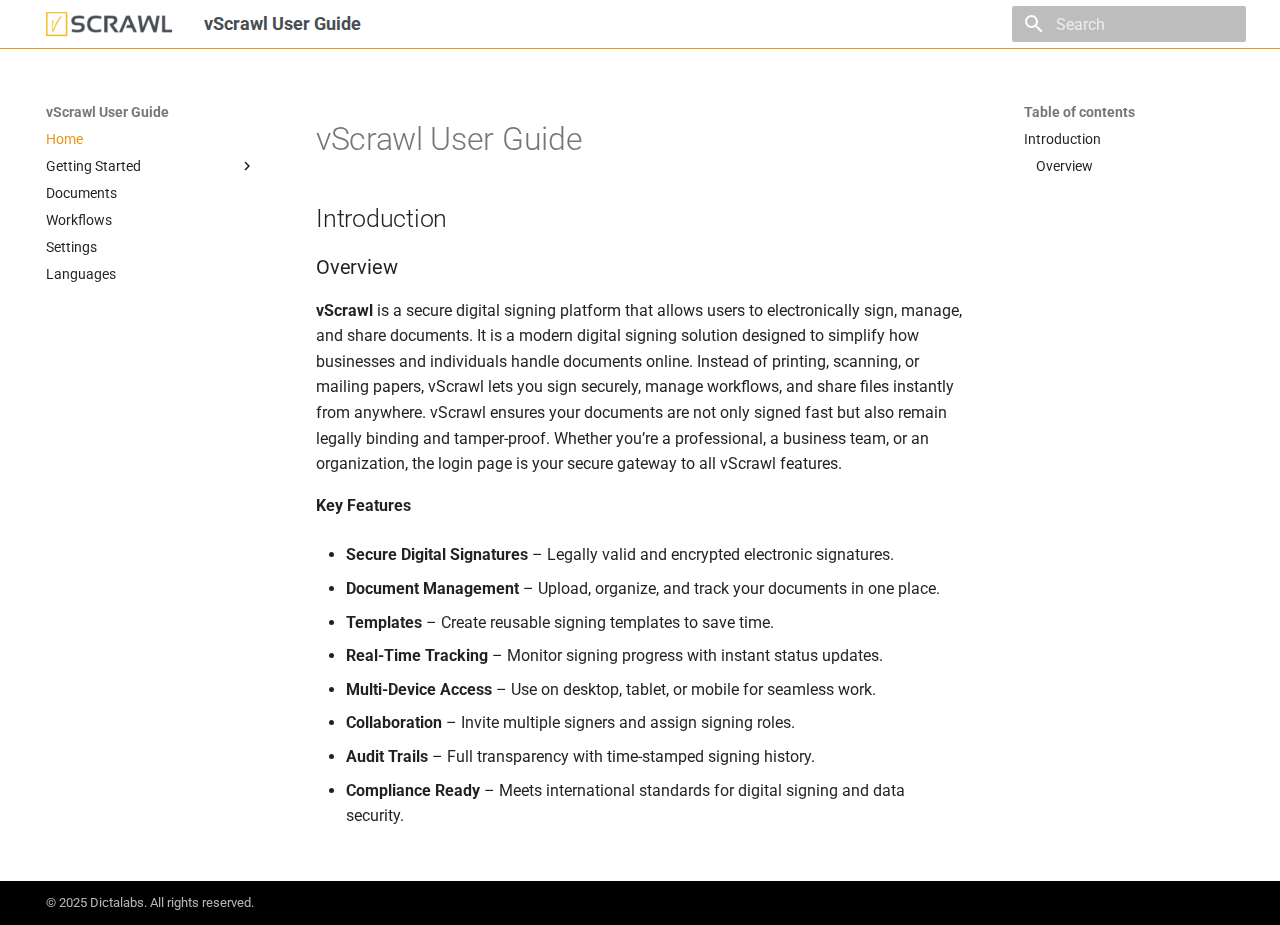
<file: index.html>
<!doctype html>
<html lang="en" class="no-js">
  <head>
    
      <meta charset="utf-8">
      <meta name="viewport" content="width=device-width,initial-scale=1">
      
      
      
        <link rel="canonical" href="https://dictalabs.github.io/vscrawl-user-guide/">
      
      
      
        <link rel="next" href="signup/">
      
      
      <link rel="icon" href="images/vscrawl-favicon.png">
      <meta name="generator" content="mkdocs-1.6.1, mkdocs-material-9.5.48">
    
    
      
        <title>vScrawl User Guide</title>
      
    
    
      <link rel="stylesheet" href="assets/stylesheets/main.6f8fc17f.min.css">
      
      


    
    
      
    
    
      
        
        
        <link rel="preconnect" href="https://fonts.gstatic.com" crossorigin>
        <link rel="stylesheet" href="https://fonts.googleapis.com/css?family=Roboto:300,300i,400,400i,700,700i%7CRoboto+Mono:400,400i,700,700i&display=fallback">
        <style>:root{--md-text-font:"Roboto";--md-code-font:"Roboto Mono"}</style>
      
    
    
      <link rel="stylesheet" href="extra.css">
    
    <script>__md_scope=new URL(".",location),__md_hash=e=>[...e].reduce(((e,_)=>(e<<5)-e+_.charCodeAt(0)),0),__md_get=(e,_=localStorage,t=__md_scope)=>JSON.parse(_.getItem(t.pathname+"."+e)),__md_set=(e,_,t=localStorage,a=__md_scope)=>{try{t.setItem(a.pathname+"."+e,JSON.stringify(_))}catch(e){}}</script>
    
      

    
    
    
  </head>
  
  
    <body dir="ltr">
  
    
    <input class="md-toggle" data-md-toggle="drawer" type="checkbox" id="__drawer" autocomplete="off">
    <input class="md-toggle" data-md-toggle="search" type="checkbox" id="__search" autocomplete="off">
    <label class="md-overlay" for="__drawer"></label>
    <div data-md-component="skip">
      
        
        <a href="#vscrawl-user-guide" class="md-skip">
          Skip to content
        </a>
      
    </div>
    <div data-md-component="announce">
      
    </div>
    
    
      

  

<header class="md-header md-header--shadow" data-md-component="header">
  <nav class="md-header__inner md-grid" aria-label="Header">
    <a href="." title="vScrawl User Guide" class="md-header__button md-logo" aria-label="vScrawl User Guide" data-md-component="logo">
      
  <img src="images/vscrawl-logo.png" alt="logo">

    </a>
    <label class="md-header__button md-icon" for="__drawer">
      
      <svg xmlns="http://www.w3.org/2000/svg" viewBox="0 0 24 24"><path d="M3 6h18v2H3zm0 5h18v2H3zm0 5h18v2H3z"/></svg>
    </label>
    <div class="md-header__title" data-md-component="header-title">
      <div class="md-header__ellipsis">
        <div class="md-header__topic">
          <span class="md-ellipsis">
            vScrawl User Guide
          </span>
        </div>
        <div class="md-header__topic" data-md-component="header-topic">
          <span class="md-ellipsis">
            
              Home
            
          </span>
        </div>
      </div>
    </div>
    
    
      <script>var palette=__md_get("__palette");if(palette&&palette.color){if("(prefers-color-scheme)"===palette.color.media){var media=matchMedia("(prefers-color-scheme: light)"),input=document.querySelector(media.matches?"[data-md-color-media='(prefers-color-scheme: light)']":"[data-md-color-media='(prefers-color-scheme: dark)']");palette.color.media=input.getAttribute("data-md-color-media"),palette.color.scheme=input.getAttribute("data-md-color-scheme"),palette.color.primary=input.getAttribute("data-md-color-primary"),palette.color.accent=input.getAttribute("data-md-color-accent")}for(var[key,value]of Object.entries(palette.color))document.body.setAttribute("data-md-color-"+key,value)}</script>
    
    
    
      <label class="md-header__button md-icon" for="__search">
        
        <svg xmlns="http://www.w3.org/2000/svg" viewBox="0 0 24 24"><path d="M9.5 3A6.5 6.5 0 0 1 16 9.5c0 1.61-.59 3.09-1.56 4.23l.27.27h.79l5 5-1.5 1.5-5-5v-.79l-.27-.27A6.52 6.52 0 0 1 9.5 16 6.5 6.5 0 0 1 3 9.5 6.5 6.5 0 0 1 9.5 3m0 2C7 5 5 7 5 9.5S7 14 9.5 14 14 12 14 9.5 12 5 9.5 5"/></svg>
      </label>
      <div class="md-search" data-md-component="search" role="dialog">
  <label class="md-search__overlay" for="__search"></label>
  <div class="md-search__inner" role="search">
    <form class="md-search__form" name="search">
      <input type="text" class="md-search__input" name="query" aria-label="Search" placeholder="Search" autocapitalize="off" autocorrect="off" autocomplete="off" spellcheck="false" data-md-component="search-query" required>
      <label class="md-search__icon md-icon" for="__search">
        
        <svg xmlns="http://www.w3.org/2000/svg" viewBox="0 0 24 24"><path d="M9.5 3A6.5 6.5 0 0 1 16 9.5c0 1.61-.59 3.09-1.56 4.23l.27.27h.79l5 5-1.5 1.5-5-5v-.79l-.27-.27A6.52 6.52 0 0 1 9.5 16 6.5 6.5 0 0 1 3 9.5 6.5 6.5 0 0 1 9.5 3m0 2C7 5 5 7 5 9.5S7 14 9.5 14 14 12 14 9.5 12 5 9.5 5"/></svg>
        
        <svg xmlns="http://www.w3.org/2000/svg" viewBox="0 0 24 24"><path d="M20 11v2H8l5.5 5.5-1.42 1.42L4.16 12l7.92-7.92L13.5 5.5 8 11z"/></svg>
      </label>
      <nav class="md-search__options" aria-label="Search">
        
        <button type="reset" class="md-search__icon md-icon" title="Clear" aria-label="Clear" tabindex="-1">
          
          <svg xmlns="http://www.w3.org/2000/svg" viewBox="0 0 24 24"><path d="M19 6.41 17.59 5 12 10.59 6.41 5 5 6.41 10.59 12 5 17.59 6.41 19 12 13.41 17.59 19 19 17.59 13.41 12z"/></svg>
        </button>
      </nav>
      
    </form>
    <div class="md-search__output">
      <div class="md-search__scrollwrap" tabindex="0" data-md-scrollfix>
        <div class="md-search-result" data-md-component="search-result">
          <div class="md-search-result__meta">
            Initializing search
          </div>
          <ol class="md-search-result__list" role="presentation"></ol>
        </div>
      </div>
    </div>
  </div>
</div>
    
    
  </nav>
  
</header>
    
    <div class="md-container" data-md-component="container">
      
      
        
          
        
      
      <main class="md-main" data-md-component="main">
        <div class="md-main__inner md-grid">
          
            
              
              <div class="md-sidebar md-sidebar--primary" data-md-component="sidebar" data-md-type="navigation" >
                <div class="md-sidebar__scrollwrap">
                  <div class="md-sidebar__inner">
                    



<nav class="md-nav md-nav--primary" aria-label="Navigation" data-md-level="0">
  <label class="md-nav__title" for="__drawer">
    <a href="." title="vScrawl User Guide" class="md-nav__button md-logo" aria-label="vScrawl User Guide" data-md-component="logo">
      
  <img src="images/vscrawl-logo.png" alt="logo">

    </a>
    vScrawl User Guide
  </label>
  
  <ul class="md-nav__list" data-md-scrollfix>
    
      
      
  
  
    
  
  
  
    <li class="md-nav__item md-nav__item--active">
      
      <input class="md-nav__toggle md-toggle" type="checkbox" id="__toc">
      
      
        
      
      
        <label class="md-nav__link md-nav__link--active" for="__toc">
          
  
  <span class="md-ellipsis">
    Home
  </span>
  

          <span class="md-nav__icon md-icon"></span>
        </label>
      
      <a href="." class="md-nav__link md-nav__link--active">
        
  
  <span class="md-ellipsis">
    Home
  </span>
  

      </a>
      
        

<nav class="md-nav md-nav--secondary" aria-label="Table of contents">
  
  
  
    
  
  
    <label class="md-nav__title" for="__toc">
      <span class="md-nav__icon md-icon"></span>
      Table of contents
    </label>
    <ul class="md-nav__list" data-md-component="toc" data-md-scrollfix>
      
        <li class="md-nav__item">
  <a href="#introduction" class="md-nav__link">
    <span class="md-ellipsis">
      Introduction
    </span>
  </a>
  
    <nav class="md-nav" aria-label="Introduction">
      <ul class="md-nav__list">
        
          <li class="md-nav__item">
  <a href="#overview" class="md-nav__link">
    <span class="md-ellipsis">
      Overview
    </span>
  </a>
  
</li>
        
      </ul>
    </nav>
  
</li>
      
    </ul>
  
</nav>
      
    </li>
  

    
      
      
  
  
  
  
    
    
    
    
    <li class="md-nav__item md-nav__item--nested">
      
        
        
        <input class="md-nav__toggle md-toggle " type="checkbox" id="__nav_2" >
        
          
          <label class="md-nav__link" for="__nav_2" id="__nav_2_label" tabindex="0">
            
  
  <span class="md-ellipsis">
    Getting Started
  </span>
  

            <span class="md-nav__icon md-icon"></span>
          </label>
        
        <nav class="md-nav" data-md-level="1" aria-labelledby="__nav_2_label" aria-expanded="false">
          <label class="md-nav__title" for="__nav_2">
            <span class="md-nav__icon md-icon"></span>
            Getting Started
          </label>
          <ul class="md-nav__list" data-md-scrollfix>
            
              
                
  
  
  
  
    <li class="md-nav__item">
      <a href="signup/" class="md-nav__link">
        
  
  <span class="md-ellipsis">
    Sign Up
  </span>
  

      </a>
    </li>
  

              
            
              
                
  
  
  
  
    <li class="md-nav__item">
      <a href="signin/" class="md-nav__link">
        
  
  <span class="md-ellipsis">
    Sign In
  </span>
  

      </a>
    </li>
  

              
            
          </ul>
        </nav>
      
    </li>
  

    
      
      
  
  
  
  
    <li class="md-nav__item">
      <a href="documents/" class="md-nav__link">
        
  
  <span class="md-ellipsis">
    Documents
  </span>
  

      </a>
    </li>
  

    
      
      
  
  
  
  
    <li class="md-nav__item">
      <a href="workflows/" class="md-nav__link">
        
  
  <span class="md-ellipsis">
    Workflows
  </span>
  

      </a>
    </li>
  

    
      
      
  
  
  
  
    <li class="md-nav__item">
      <a href="settings/" class="md-nav__link">
        
  
  <span class="md-ellipsis">
    Settings
  </span>
  

      </a>
    </li>
  

    
      
      
  
  
  
  
    <li class="md-nav__item">
      <a href="languages/" class="md-nav__link">
        
  
  <span class="md-ellipsis">
    Languages
  </span>
  

      </a>
    </li>
  

    
  </ul>
</nav>
                  </div>
                </div>
              </div>
            
            
              
              <div class="md-sidebar md-sidebar--secondary" data-md-component="sidebar" data-md-type="toc" >
                <div class="md-sidebar__scrollwrap">
                  <div class="md-sidebar__inner">
                    

<nav class="md-nav md-nav--secondary" aria-label="Table of contents">
  
  
  
    
  
  
    <label class="md-nav__title" for="__toc">
      <span class="md-nav__icon md-icon"></span>
      Table of contents
    </label>
    <ul class="md-nav__list" data-md-component="toc" data-md-scrollfix>
      
        <li class="md-nav__item">
  <a href="#introduction" class="md-nav__link">
    <span class="md-ellipsis">
      Introduction
    </span>
  </a>
  
    <nav class="md-nav" aria-label="Introduction">
      <ul class="md-nav__list">
        
          <li class="md-nav__item">
  <a href="#overview" class="md-nav__link">
    <span class="md-ellipsis">
      Overview
    </span>
  </a>
  
</li>
        
      </ul>
    </nav>
  
</li>
      
    </ul>
  
</nav>
                  </div>
                </div>
              </div>
            
          
          
            <div class="md-content" data-md-component="content">
              <article class="md-content__inner md-typeset">
                
                  


<h1 id="vscrawl-user-guide">vScrawl User Guide</h1>
<h2 id="introduction">Introduction</h2>
<h3 id="overview">Overview</h3>
<p><strong>vScrawl</strong> is a secure digital signing platform that allows users to electronically sign, manage, and share documents. It is a modern digital signing solution designed to simplify how businesses and individuals handle documents online. Instead of printing, scanning, or mailing papers, vScrawl lets you sign securely, manage workflows, and share files instantly from anywhere. vScrawl ensures your documents are not only signed fast but also remain legally binding and tamper-proof. Whether you’re a professional, a business team, or an organization, the login page is your secure gateway to all vScrawl features.</p>
<p><strong>Key Features</strong></p>
<ul>
<li>
<p><strong>Secure Digital Signatures</strong> – Legally valid and encrypted electronic signatures.</p>
</li>
<li>
<p><strong>Document Management</strong> – Upload, organize, and track your documents in one place.</p>
</li>
<li>
<p><strong>Templates</strong> – Create reusable signing templates to save time.</p>
</li>
<li>
<p><strong>Real-Time Tracking</strong> – Monitor signing progress with instant status updates.</p>
</li>
<li>
<p><strong>Multi-Device Access</strong> – Use on desktop, tablet, or mobile for seamless work.</p>
</li>
<li>
<p><strong>Collaboration</strong> – Invite multiple signers and assign signing roles.</p>
</li>
<li>
<p><strong>Audit Trails</strong> – Full transparency with time-stamped signing history.</p>
</li>
<li>
<p><strong>Compliance Ready</strong> – Meets international standards for digital signing and data security.</p>
</li>
</ul>












                
              </article>
            </div>
          
          
<script>var target=document.getElementById(location.hash.slice(1));target&&target.name&&(target.checked=target.name.startsWith("__tabbed_"))</script>
        </div>
        
      </main>
      
        <footer class="md-footer">
  
  <div class="md-footer-meta md-typeset">
    <div class="md-footer-meta__inner md-grid">
      <div class="md-copyright">
  
    <div class="md-copyright__highlight">
      © 2025 Dictalabs. All rights reserved.
    </div>
  
  
</div>
      
    </div>
  </div>
</footer>
      
    </div>
    <div class="md-dialog" data-md-component="dialog">
      <div class="md-dialog__inner md-typeset"></div>
    </div>
    
    
    <script id="__config" type="application/json">{"base": ".", "features": [], "search": "assets/javascripts/workers/search.6ce7567c.min.js", "translations": {"clipboard.copied": "Copied to clipboard", "clipboard.copy": "Copy to clipboard", "search.result.more.one": "1 more on this page", "search.result.more.other": "# more on this page", "search.result.none": "No matching documents", "search.result.one": "1 matching document", "search.result.other": "# matching documents", "search.result.placeholder": "Type to start searching", "search.result.term.missing": "Missing", "select.version": "Select version"}}</script>
    
    
      <script src="assets/javascripts/bundle.83f73b43.min.js"></script>
      
        <script src="extra.js"></script>
      
    
  </body>
</html>
</file>
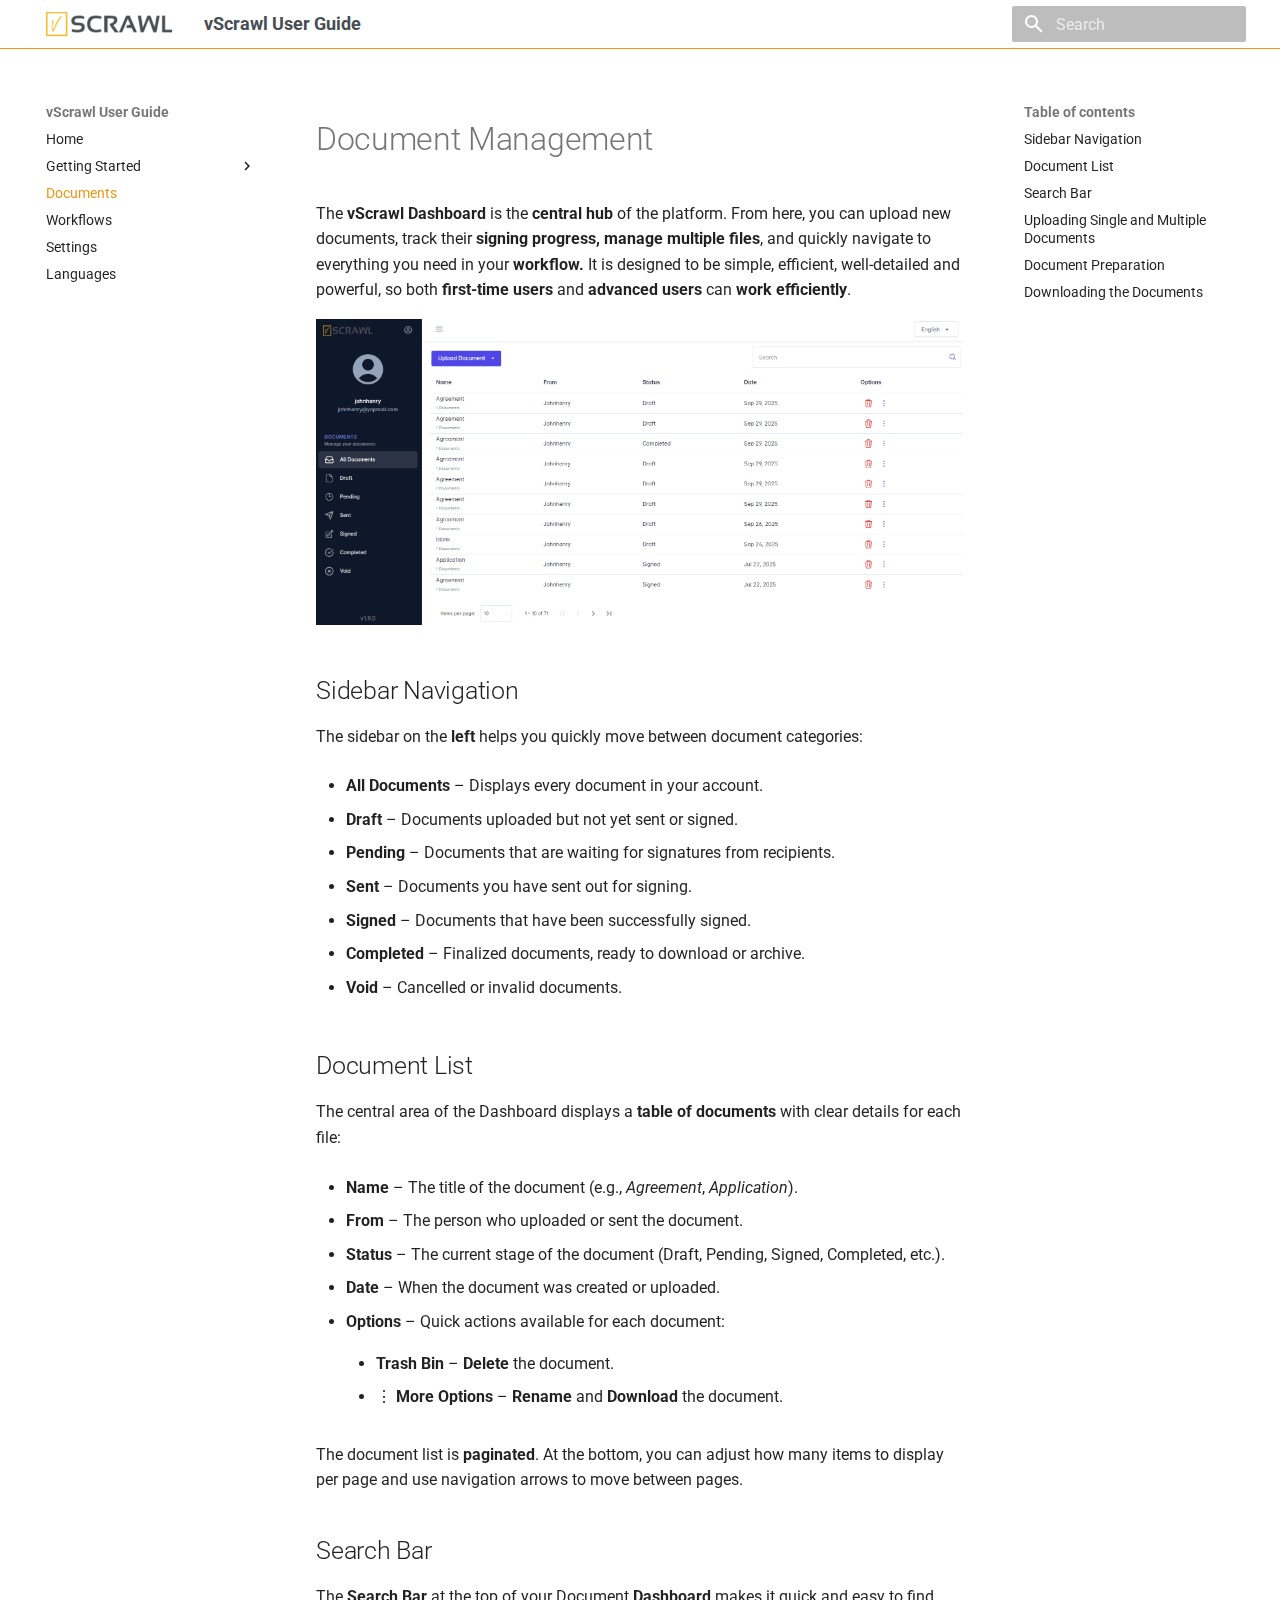
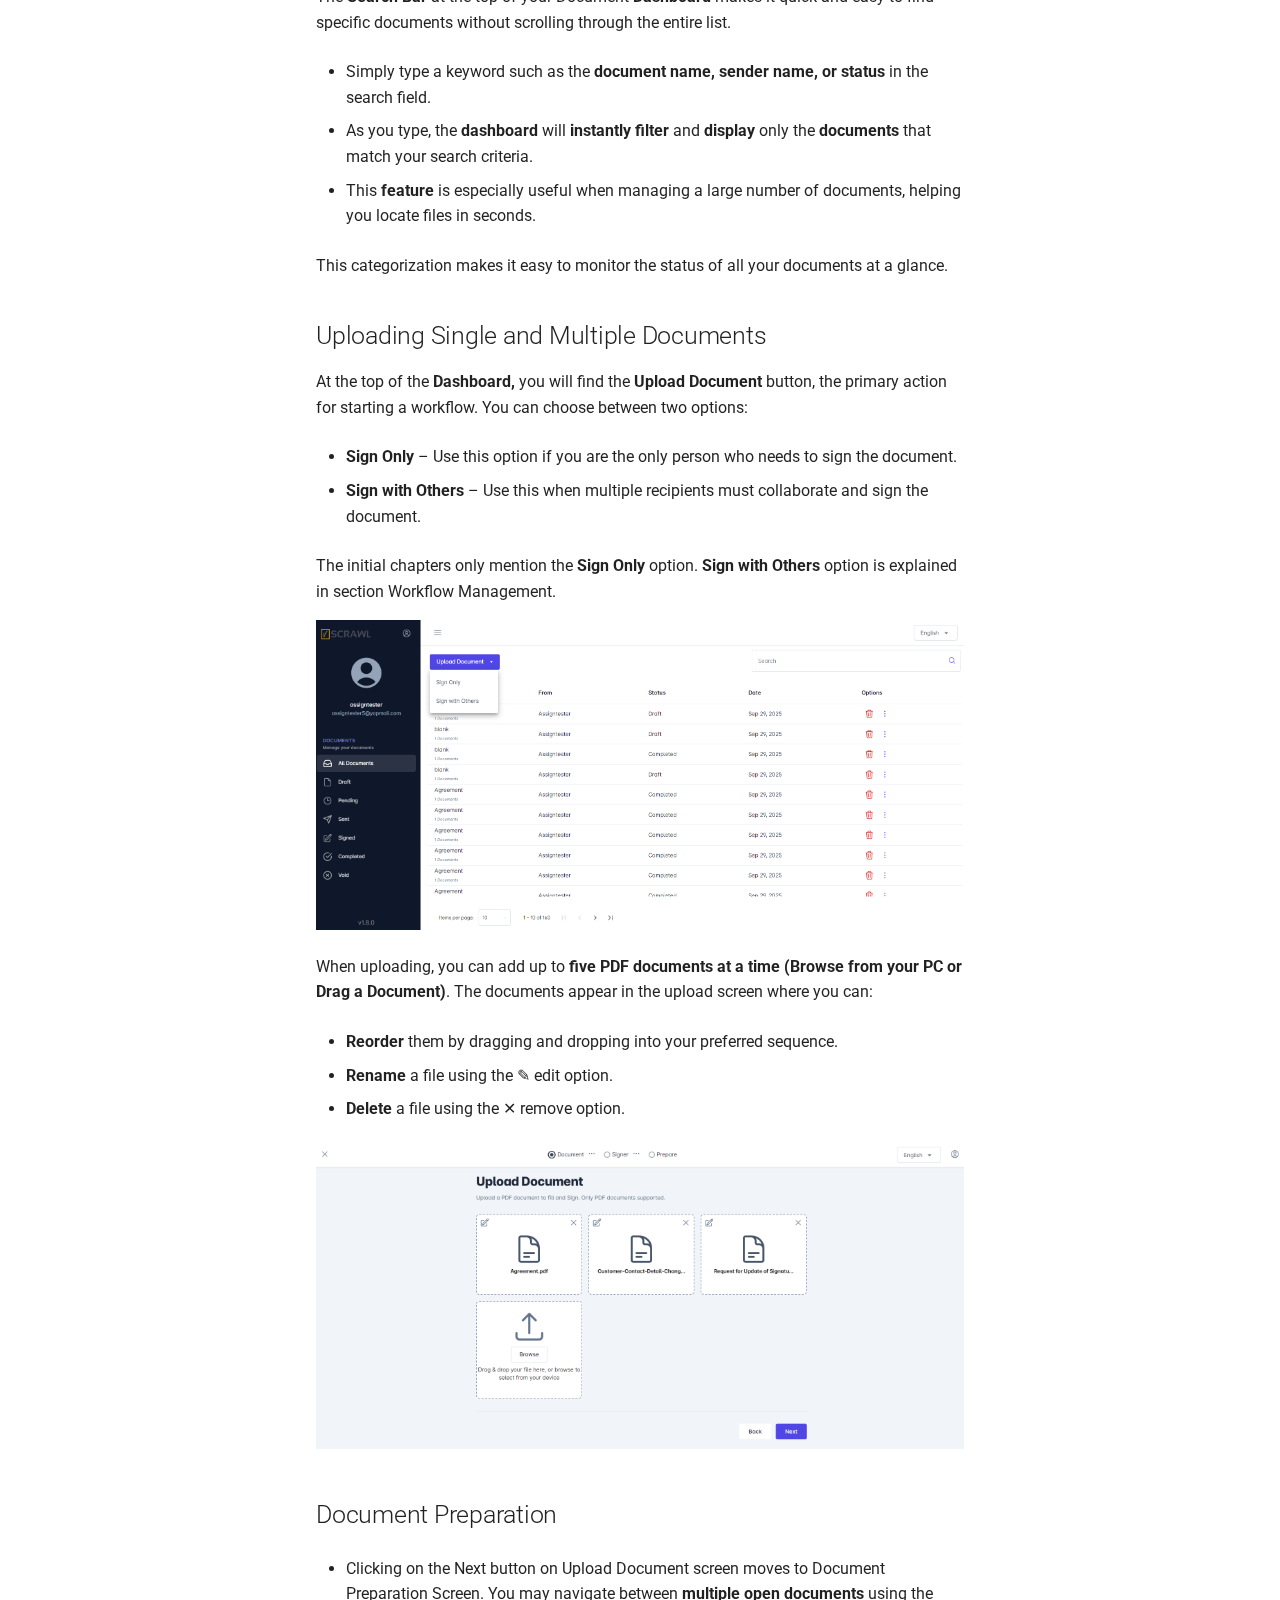
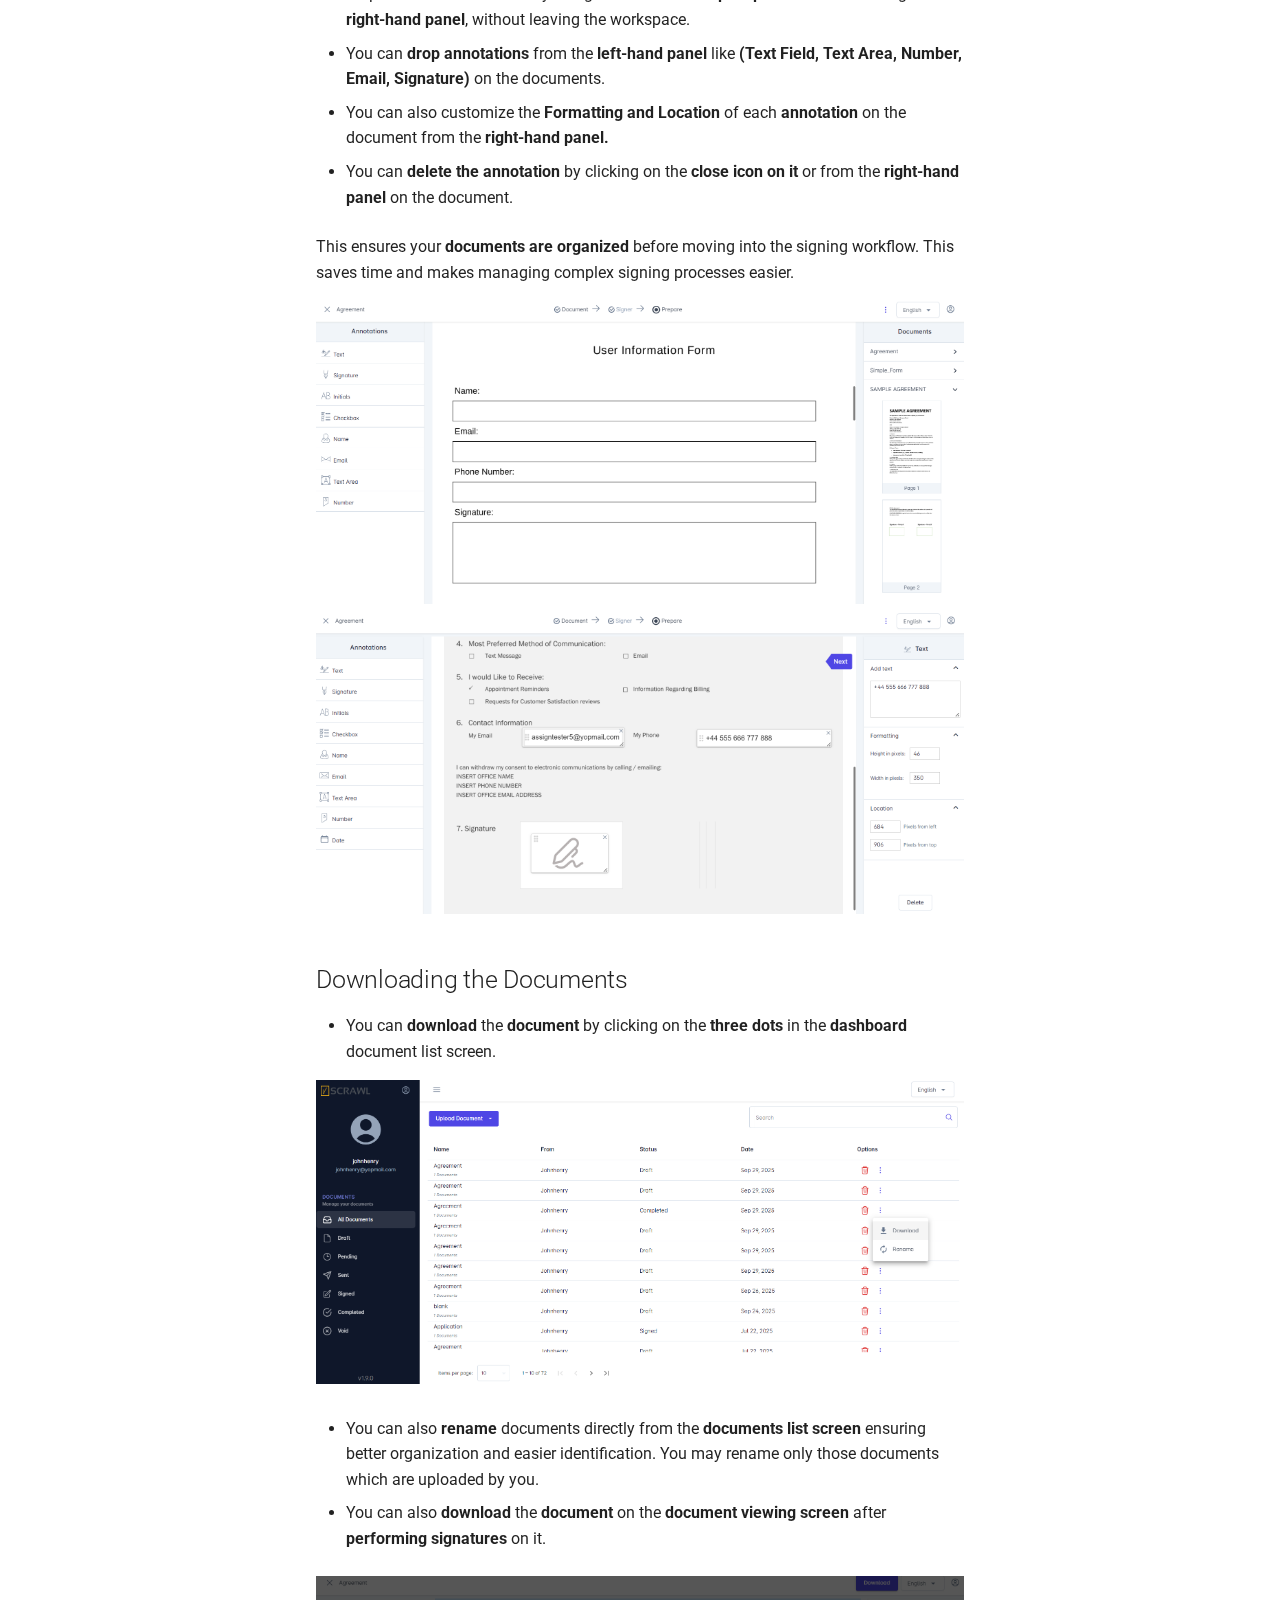
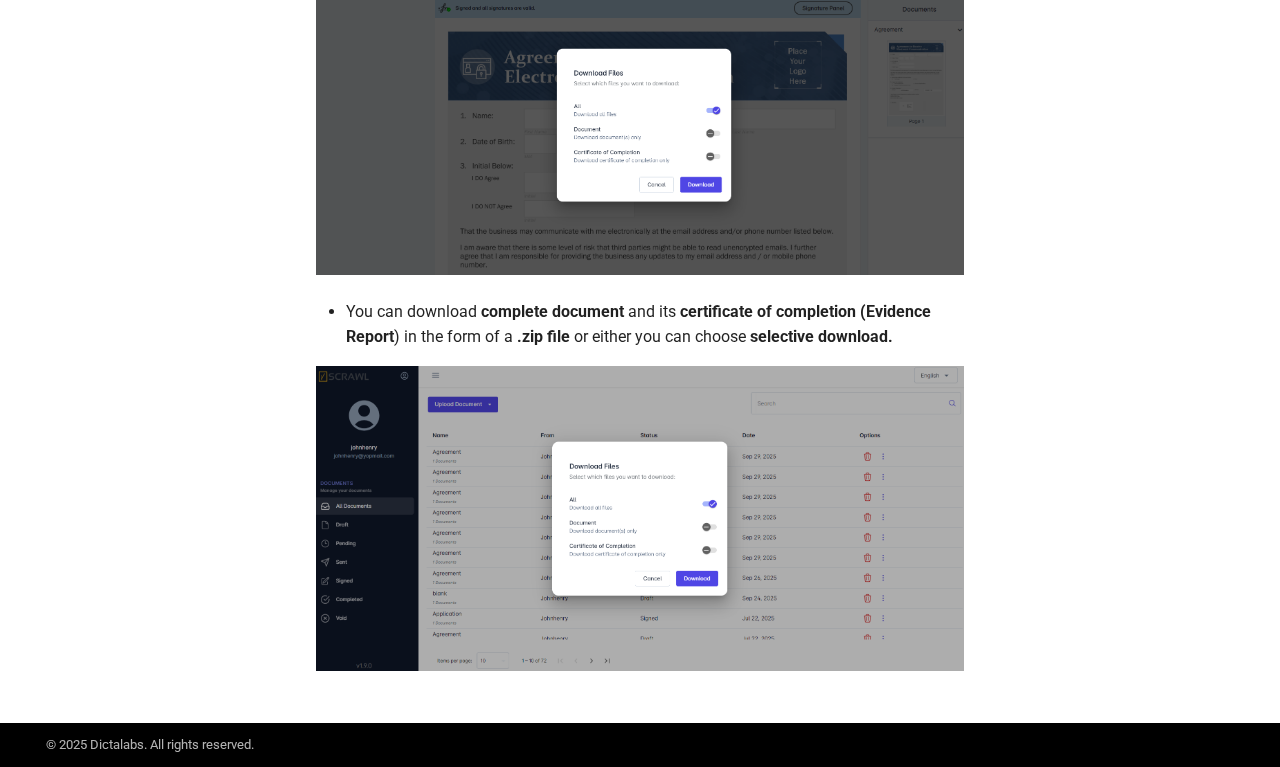
<file: documents/index.html>
<!doctype html>
<html lang="en" class="no-js">
  <head>
    
      <meta charset="utf-8">
      <meta name="viewport" content="width=device-width,initial-scale=1">
      
      
      
        <link rel="canonical" href="https://dictalabs.github.io/vscrawl-user-guide/documents/">
      
      
        <link rel="prev" href="../signin/">
      
      
        <link rel="next" href="../workflows/">
      
      
      <link rel="icon" href="../images/vscrawl-favicon.png">
      <meta name="generator" content="mkdocs-1.6.1, mkdocs-material-9.5.48">
    
    
      
        <title>Documents - vScrawl User Guide</title>
      
    
    
      <link rel="stylesheet" href="../assets/stylesheets/main.6f8fc17f.min.css">
      
      


    
    
      
    
    
      
        
        
        <link rel="preconnect" href="https://fonts.gstatic.com" crossorigin>
        <link rel="stylesheet" href="https://fonts.googleapis.com/css?family=Roboto:300,300i,400,400i,700,700i%7CRoboto+Mono:400,400i,700,700i&display=fallback">
        <style>:root{--md-text-font:"Roboto";--md-code-font:"Roboto Mono"}</style>
      
    
    
      <link rel="stylesheet" href="../extra.css">
    
    <script>__md_scope=new URL("..",location),__md_hash=e=>[...e].reduce(((e,_)=>(e<<5)-e+_.charCodeAt(0)),0),__md_get=(e,_=localStorage,t=__md_scope)=>JSON.parse(_.getItem(t.pathname+"."+e)),__md_set=(e,_,t=localStorage,a=__md_scope)=>{try{t.setItem(a.pathname+"."+e,JSON.stringify(_))}catch(e){}}</script>
    
      

    
    
    
  </head>
  
  
    <body dir="ltr">
  
    
    <input class="md-toggle" data-md-toggle="drawer" type="checkbox" id="__drawer" autocomplete="off">
    <input class="md-toggle" data-md-toggle="search" type="checkbox" id="__search" autocomplete="off">
    <label class="md-overlay" for="__drawer"></label>
    <div data-md-component="skip">
      
        
        <a href="#document-management" class="md-skip">
          Skip to content
        </a>
      
    </div>
    <div data-md-component="announce">
      
    </div>
    
    
      

  

<header class="md-header md-header--shadow" data-md-component="header">
  <nav class="md-header__inner md-grid" aria-label="Header">
    <a href=".." title="vScrawl User Guide" class="md-header__button md-logo" aria-label="vScrawl User Guide" data-md-component="logo">
      
  <img src="../images/vscrawl-logo.png" alt="logo">

    </a>
    <label class="md-header__button md-icon" for="__drawer">
      
      <svg xmlns="http://www.w3.org/2000/svg" viewBox="0 0 24 24"><path d="M3 6h18v2H3zm0 5h18v2H3zm0 5h18v2H3z"/></svg>
    </label>
    <div class="md-header__title" data-md-component="header-title">
      <div class="md-header__ellipsis">
        <div class="md-header__topic">
          <span class="md-ellipsis">
            vScrawl User Guide
          </span>
        </div>
        <div class="md-header__topic" data-md-component="header-topic">
          <span class="md-ellipsis">
            
              Documents
            
          </span>
        </div>
      </div>
    </div>
    
    
      <script>var palette=__md_get("__palette");if(palette&&palette.color){if("(prefers-color-scheme)"===palette.color.media){var media=matchMedia("(prefers-color-scheme: light)"),input=document.querySelector(media.matches?"[data-md-color-media='(prefers-color-scheme: light)']":"[data-md-color-media='(prefers-color-scheme: dark)']");palette.color.media=input.getAttribute("data-md-color-media"),palette.color.scheme=input.getAttribute("data-md-color-scheme"),palette.color.primary=input.getAttribute("data-md-color-primary"),palette.color.accent=input.getAttribute("data-md-color-accent")}for(var[key,value]of Object.entries(palette.color))document.body.setAttribute("data-md-color-"+key,value)}</script>
    
    
    
      <label class="md-header__button md-icon" for="__search">
        
        <svg xmlns="http://www.w3.org/2000/svg" viewBox="0 0 24 24"><path d="M9.5 3A6.5 6.5 0 0 1 16 9.5c0 1.61-.59 3.09-1.56 4.23l.27.27h.79l5 5-1.5 1.5-5-5v-.79l-.27-.27A6.52 6.52 0 0 1 9.5 16 6.5 6.5 0 0 1 3 9.5 6.5 6.5 0 0 1 9.5 3m0 2C7 5 5 7 5 9.5S7 14 9.5 14 14 12 14 9.5 12 5 9.5 5"/></svg>
      </label>
      <div class="md-search" data-md-component="search" role="dialog">
  <label class="md-search__overlay" for="__search"></label>
  <div class="md-search__inner" role="search">
    <form class="md-search__form" name="search">
      <input type="text" class="md-search__input" name="query" aria-label="Search" placeholder="Search" autocapitalize="off" autocorrect="off" autocomplete="off" spellcheck="false" data-md-component="search-query" required>
      <label class="md-search__icon md-icon" for="__search">
        
        <svg xmlns="http://www.w3.org/2000/svg" viewBox="0 0 24 24"><path d="M9.5 3A6.5 6.5 0 0 1 16 9.5c0 1.61-.59 3.09-1.56 4.23l.27.27h.79l5 5-1.5 1.5-5-5v-.79l-.27-.27A6.52 6.52 0 0 1 9.5 16 6.5 6.5 0 0 1 3 9.5 6.5 6.5 0 0 1 9.5 3m0 2C7 5 5 7 5 9.5S7 14 9.5 14 14 12 14 9.5 12 5 9.5 5"/></svg>
        
        <svg xmlns="http://www.w3.org/2000/svg" viewBox="0 0 24 24"><path d="M20 11v2H8l5.5 5.5-1.42 1.42L4.16 12l7.92-7.92L13.5 5.5 8 11z"/></svg>
      </label>
      <nav class="md-search__options" aria-label="Search">
        
        <button type="reset" class="md-search__icon md-icon" title="Clear" aria-label="Clear" tabindex="-1">
          
          <svg xmlns="http://www.w3.org/2000/svg" viewBox="0 0 24 24"><path d="M19 6.41 17.59 5 12 10.59 6.41 5 5 6.41 10.59 12 5 17.59 6.41 19 12 13.41 17.59 19 19 17.59 13.41 12z"/></svg>
        </button>
      </nav>
      
    </form>
    <div class="md-search__output">
      <div class="md-search__scrollwrap" tabindex="0" data-md-scrollfix>
        <div class="md-search-result" data-md-component="search-result">
          <div class="md-search-result__meta">
            Initializing search
          </div>
          <ol class="md-search-result__list" role="presentation"></ol>
        </div>
      </div>
    </div>
  </div>
</div>
    
    
  </nav>
  
</header>
    
    <div class="md-container" data-md-component="container">
      
      
        
          
        
      
      <main class="md-main" data-md-component="main">
        <div class="md-main__inner md-grid">
          
            
              
              <div class="md-sidebar md-sidebar--primary" data-md-component="sidebar" data-md-type="navigation" >
                <div class="md-sidebar__scrollwrap">
                  <div class="md-sidebar__inner">
                    



<nav class="md-nav md-nav--primary" aria-label="Navigation" data-md-level="0">
  <label class="md-nav__title" for="__drawer">
    <a href=".." title="vScrawl User Guide" class="md-nav__button md-logo" aria-label="vScrawl User Guide" data-md-component="logo">
      
  <img src="../images/vscrawl-logo.png" alt="logo">

    </a>
    vScrawl User Guide
  </label>
  
  <ul class="md-nav__list" data-md-scrollfix>
    
      
      
  
  
  
  
    <li class="md-nav__item">
      <a href=".." class="md-nav__link">
        
  
  <span class="md-ellipsis">
    Home
  </span>
  

      </a>
    </li>
  

    
      
      
  
  
  
  
    
    
    
    
    <li class="md-nav__item md-nav__item--nested">
      
        
        
        <input class="md-nav__toggle md-toggle " type="checkbox" id="__nav_2" >
        
          
          <label class="md-nav__link" for="__nav_2" id="__nav_2_label" tabindex="0">
            
  
  <span class="md-ellipsis">
    Getting Started
  </span>
  

            <span class="md-nav__icon md-icon"></span>
          </label>
        
        <nav class="md-nav" data-md-level="1" aria-labelledby="__nav_2_label" aria-expanded="false">
          <label class="md-nav__title" for="__nav_2">
            <span class="md-nav__icon md-icon"></span>
            Getting Started
          </label>
          <ul class="md-nav__list" data-md-scrollfix>
            
              
                
  
  
  
  
    <li class="md-nav__item">
      <a href="../signup/" class="md-nav__link">
        
  
  <span class="md-ellipsis">
    Sign Up
  </span>
  

      </a>
    </li>
  

              
            
              
                
  
  
  
  
    <li class="md-nav__item">
      <a href="../signin/" class="md-nav__link">
        
  
  <span class="md-ellipsis">
    Sign In
  </span>
  

      </a>
    </li>
  

              
            
          </ul>
        </nav>
      
    </li>
  

    
      
      
  
  
    
  
  
  
    <li class="md-nav__item md-nav__item--active">
      
      <input class="md-nav__toggle md-toggle" type="checkbox" id="__toc">
      
      
        
      
      
        <label class="md-nav__link md-nav__link--active" for="__toc">
          
  
  <span class="md-ellipsis">
    Documents
  </span>
  

          <span class="md-nav__icon md-icon"></span>
        </label>
      
      <a href="./" class="md-nav__link md-nav__link--active">
        
  
  <span class="md-ellipsis">
    Documents
  </span>
  

      </a>
      
        

<nav class="md-nav md-nav--secondary" aria-label="Table of contents">
  
  
  
    
  
  
    <label class="md-nav__title" for="__toc">
      <span class="md-nav__icon md-icon"></span>
      Table of contents
    </label>
    <ul class="md-nav__list" data-md-component="toc" data-md-scrollfix>
      
        <li class="md-nav__item">
  <a href="#sidebar-navigation" class="md-nav__link">
    <span class="md-ellipsis">
      Sidebar Navigation
    </span>
  </a>
  
</li>
      
        <li class="md-nav__item">
  <a href="#document-list" class="md-nav__link">
    <span class="md-ellipsis">
      Document List
    </span>
  </a>
  
</li>
      
        <li class="md-nav__item">
  <a href="#search-bar" class="md-nav__link">
    <span class="md-ellipsis">
      Search Bar
    </span>
  </a>
  
</li>
      
        <li class="md-nav__item">
  <a href="#uploading-single-and-multiple-documents" class="md-nav__link">
    <span class="md-ellipsis">
      Uploading Single and Multiple Documents
    </span>
  </a>
  
</li>
      
        <li class="md-nav__item">
  <a href="#document-preparation" class="md-nav__link">
    <span class="md-ellipsis">
      Document Preparation
    </span>
  </a>
  
</li>
      
        <li class="md-nav__item">
  <a href="#downloading-the-documents" class="md-nav__link">
    <span class="md-ellipsis">
      Downloading the Documents
    </span>
  </a>
  
</li>
      
    </ul>
  
</nav>
      
    </li>
  

    
      
      
  
  
  
  
    <li class="md-nav__item">
      <a href="../workflows/" class="md-nav__link">
        
  
  <span class="md-ellipsis">
    Workflows
  </span>
  

      </a>
    </li>
  

    
      
      
  
  
  
  
    <li class="md-nav__item">
      <a href="../settings/" class="md-nav__link">
        
  
  <span class="md-ellipsis">
    Settings
  </span>
  

      </a>
    </li>
  

    
      
      
  
  
  
  
    <li class="md-nav__item">
      <a href="../languages/" class="md-nav__link">
        
  
  <span class="md-ellipsis">
    Languages
  </span>
  

      </a>
    </li>
  

    
  </ul>
</nav>
                  </div>
                </div>
              </div>
            
            
              
              <div class="md-sidebar md-sidebar--secondary" data-md-component="sidebar" data-md-type="toc" >
                <div class="md-sidebar__scrollwrap">
                  <div class="md-sidebar__inner">
                    

<nav class="md-nav md-nav--secondary" aria-label="Table of contents">
  
  
  
    
  
  
    <label class="md-nav__title" for="__toc">
      <span class="md-nav__icon md-icon"></span>
      Table of contents
    </label>
    <ul class="md-nav__list" data-md-component="toc" data-md-scrollfix>
      
        <li class="md-nav__item">
  <a href="#sidebar-navigation" class="md-nav__link">
    <span class="md-ellipsis">
      Sidebar Navigation
    </span>
  </a>
  
</li>
      
        <li class="md-nav__item">
  <a href="#document-list" class="md-nav__link">
    <span class="md-ellipsis">
      Document List
    </span>
  </a>
  
</li>
      
        <li class="md-nav__item">
  <a href="#search-bar" class="md-nav__link">
    <span class="md-ellipsis">
      Search Bar
    </span>
  </a>
  
</li>
      
        <li class="md-nav__item">
  <a href="#uploading-single-and-multiple-documents" class="md-nav__link">
    <span class="md-ellipsis">
      Uploading Single and Multiple Documents
    </span>
  </a>
  
</li>
      
        <li class="md-nav__item">
  <a href="#document-preparation" class="md-nav__link">
    <span class="md-ellipsis">
      Document Preparation
    </span>
  </a>
  
</li>
      
        <li class="md-nav__item">
  <a href="#downloading-the-documents" class="md-nav__link">
    <span class="md-ellipsis">
      Downloading the Documents
    </span>
  </a>
  
</li>
      
    </ul>
  
</nav>
                  </div>
                </div>
              </div>
            
          
          
            <div class="md-content" data-md-component="content">
              <article class="md-content__inner md-typeset">
                
                  


<h1 id="document-management">Document Management</h1>
<p>The <strong>vScrawl Dashboard</strong> is the <strong>central hub</strong> of the platform. From here, you can upload new documents, track their <strong>signing progress, manage multiple files</strong>, and quickly navigate to everything you need in your <strong>workflow.</strong> It is designed to be simple, efficient, well-detailed and powerful, so both <strong>first-time users</strong> and <strong>advanced users</strong> can <strong>work efficiently</strong>.</p>
<p><img alt="vScrawl Documents" src="../images/dashboard-screen.png" /></p>
<h2 id="sidebar-navigation">Sidebar Navigation</h2>
<p>The sidebar on the <strong>left</strong> helps you quickly move between document categories:</p>
<ul>
<li>
<p><strong>All Documents</strong> – Displays every document in your account.</p>
</li>
<li>
<p><strong>Draft</strong> – Documents uploaded but not yet sent or signed.</p>
</li>
<li>
<p><strong>Pending</strong> – Documents that are waiting for signatures from recipients.</p>
</li>
<li>
<p><strong>Sent</strong> – Documents you have sent out for signing.</p>
</li>
<li>
<p><strong>Signed</strong> – Documents that have been successfully signed.</p>
</li>
<li>
<p><strong>Completed</strong> – Finalized documents, ready to download or archive.</p>
</li>
<li>
<p><strong>Void</strong> – Cancelled or invalid documents.</p>
</li>
</ul>
<h2 id="document-list">Document List</h2>
<p>The central area of the Dashboard displays a <strong>table of documents</strong> with clear details for each file:</p>
<ul>
<li>
<p><strong>Name</strong> – The title of the document (e.g., <em>Agreement</em>, <em>Application</em>).</p>
</li>
<li>
<p><strong>From</strong> – The person who uploaded or sent the document.</p>
</li>
<li>
<p><strong>Status</strong> – The current stage of the document (Draft, Pending, Signed, Completed, etc.).</p>
</li>
<li>
<p><strong>Date</strong> – When the document was created or uploaded.</p>
</li>
<li>
<p><strong>Options</strong> – Quick actions available for each document:</p>
<ul>
<li>
<p><strong>Trash</strong> <strong>Bin</strong> – <strong>Delete</strong> the document.</p>
</li>
<li>
<p>⋮ <strong>More Options</strong> – <strong>Rename</strong> and <strong>Download</strong> the document.</p>
</li>
</ul>
</li>
</ul>
<p>The document list is <strong>paginated</strong>. At the bottom, you can adjust how many items to display per page and use navigation arrows to move between pages.</p>
<h2 id="search-bar">Search Bar</h2>
<p>The <strong>Search Bar</strong> at the top of your Document <strong>Dashboard</strong> makes it quick and easy to find specific documents without scrolling through the entire list.</p>
<ul>
<li>
<p>Simply type a keyword such as the <strong>document name, sender name, or status</strong> in the search field.</p>
</li>
<li>
<p>As you type, the <strong>dashboard</strong> will <strong>instantly filter</strong> and <strong>display</strong> only the <strong>documents</strong> that match your search criteria.</p>
</li>
<li>
<p>This <strong>feature</strong> is especially useful when managing a large number of documents, helping you locate files in seconds.</p>
</li>
</ul>
<p>This categorization makes it easy to monitor the status of all your documents at a glance.</p>
<h2 id="uploading-single-and-multiple-documents">Uploading Single and Multiple Documents</h2>
<p>At the top of the <strong>Dashboard,</strong> you will find the <strong>Upload Document</strong> button, the primary action for starting a workflow. You can choose between two options:</p>
<ul>
<li>
<p><strong>Sign Only</strong> – Use this option if you are the only person who needs to sign the document.</p>
</li>
<li>
<p><strong>Sign with Others</strong> – Use this when multiple recipients must collaborate and sign the document.</p>
</li>
</ul>
<p>The initial chapters only mention the <strong>Sign Only</strong> option. <strong>Sign with Others</strong> option is explained in section Workflow Management.</p>
<p><img alt="vScrawl Documents" src="../images/dashboard-upload-doc-button-open.png" /></p>
<p>When uploading, you can add up to <strong>five PDF documents at a time (Browse from your PC or Drag a Document)</strong>. The documents appear in the upload screen where you can:</p>
<ul>
<li>
<p><strong>Reorder</strong> them by dragging and dropping into your preferred sequence.</p>
</li>
<li>
<p><strong>Rename</strong> a file using the ✎ edit option.</p>
</li>
<li>
<p><strong>Delete</strong> a file using the ✕ remove option.</p>
</li>
</ul>
<p><img alt="vScrawl Documents" src="../images/upload-doc-screen.png" /></p>
<h2 id="document-preparation">Document Preparation</h2>
<ul>
<li>
<p>Clicking on the Next button  on Upload Document screen moves to Document Preparation Screen.  You may navigate between <strong>multiple open documents</strong> using the <strong>right-hand panel</strong>, without leaving the workspace.</p>
</li>
<li>
<p>You can <strong>drop annotations</strong> from the <strong>left-hand panel</strong> like <strong>(Text Field, Text Area, Number, Email, Signature)</strong> on the documents.</p>
</li>
<li>
<p>You can also customize the <strong>Formatting and Location</strong> of each <strong>annotation</strong> on the document from the <strong>right-hand panel.</strong></p>
</li>
<li>
<p>You can <strong>delete the annotation</strong> by clicking on the <strong>close icon on it</strong> or from the <strong>right-hand panel</strong> on the document.</p>
</li>
</ul>
<p>This ensures your <strong>documents are organized</strong> before moving into the signing workflow. This saves time and makes managing complex signing processes easier.</p>
<p><img alt="vScrawl Documents" src="../images/doc-prep-screen-with-multi-docs-uploaded.png" />
<img alt="vScrawl Documents" src="../images/doc-prep-screen-with-filled-annations-1.png" /></p>
<h2 id="downloading-the-documents">Downloading the Documents</h2>
<ul>
<li>You can <strong>download</strong> the <strong>document</strong> by clicking on the <strong>three dots</strong> in the <strong>dashboard</strong> document list screen.</li>
</ul>
<p><img alt="vScrawl Documents" src="../images/download-and-rename-doc-from-list.png" /></p>
<ul>
<li>
<p>You can also <strong>rename</strong> documents directly from the <strong>documents list screen</strong> ensuring better organization and easier identification. You may rename only those documents which are uploaded by you.</p>
</li>
<li>
<p>You can also <strong>download</strong> the <strong>document</strong> on the <strong>document viewing screen</strong> after <strong>performing signatures</strong> on it.</p>
</li>
</ul>
<p><img alt="vScrawl Documents" src="../images/download-document-dialog.png" /></p>
<ul>
<li>You can download <strong>complete document</strong> and its <strong>certificate of completion (Evidence Report</strong>) in the form of a <strong>.zip file</strong> or either you can choose <strong>selective download.</strong></li>
</ul>
<p><img alt="vScrawl Documents" src="../images/download-document-dialog-dashboard.png" /></p>












                
              </article>
            </div>
          
          
<script>var target=document.getElementById(location.hash.slice(1));target&&target.name&&(target.checked=target.name.startsWith("__tabbed_"))</script>
        </div>
        
      </main>
      
        <footer class="md-footer">
  
  <div class="md-footer-meta md-typeset">
    <div class="md-footer-meta__inner md-grid">
      <div class="md-copyright">
  
    <div class="md-copyright__highlight">
      © 2025 Dictalabs. All rights reserved.
    </div>
  
  
</div>
      
    </div>
  </div>
</footer>
      
    </div>
    <div class="md-dialog" data-md-component="dialog">
      <div class="md-dialog__inner md-typeset"></div>
    </div>
    
    
    <script id="__config" type="application/json">{"base": "..", "features": [], "search": "../assets/javascripts/workers/search.6ce7567c.min.js", "translations": {"clipboard.copied": "Copied to clipboard", "clipboard.copy": "Copy to clipboard", "search.result.more.one": "1 more on this page", "search.result.more.other": "# more on this page", "search.result.none": "No matching documents", "search.result.one": "1 matching document", "search.result.other": "# matching documents", "search.result.placeholder": "Type to start searching", "search.result.term.missing": "Missing", "select.version": "Select version"}}</script>
    
    
      <script src="../assets/javascripts/bundle.83f73b43.min.js"></script>
      
        <script src="../extra.js"></script>
      
    
  </body>
</html>
</file>
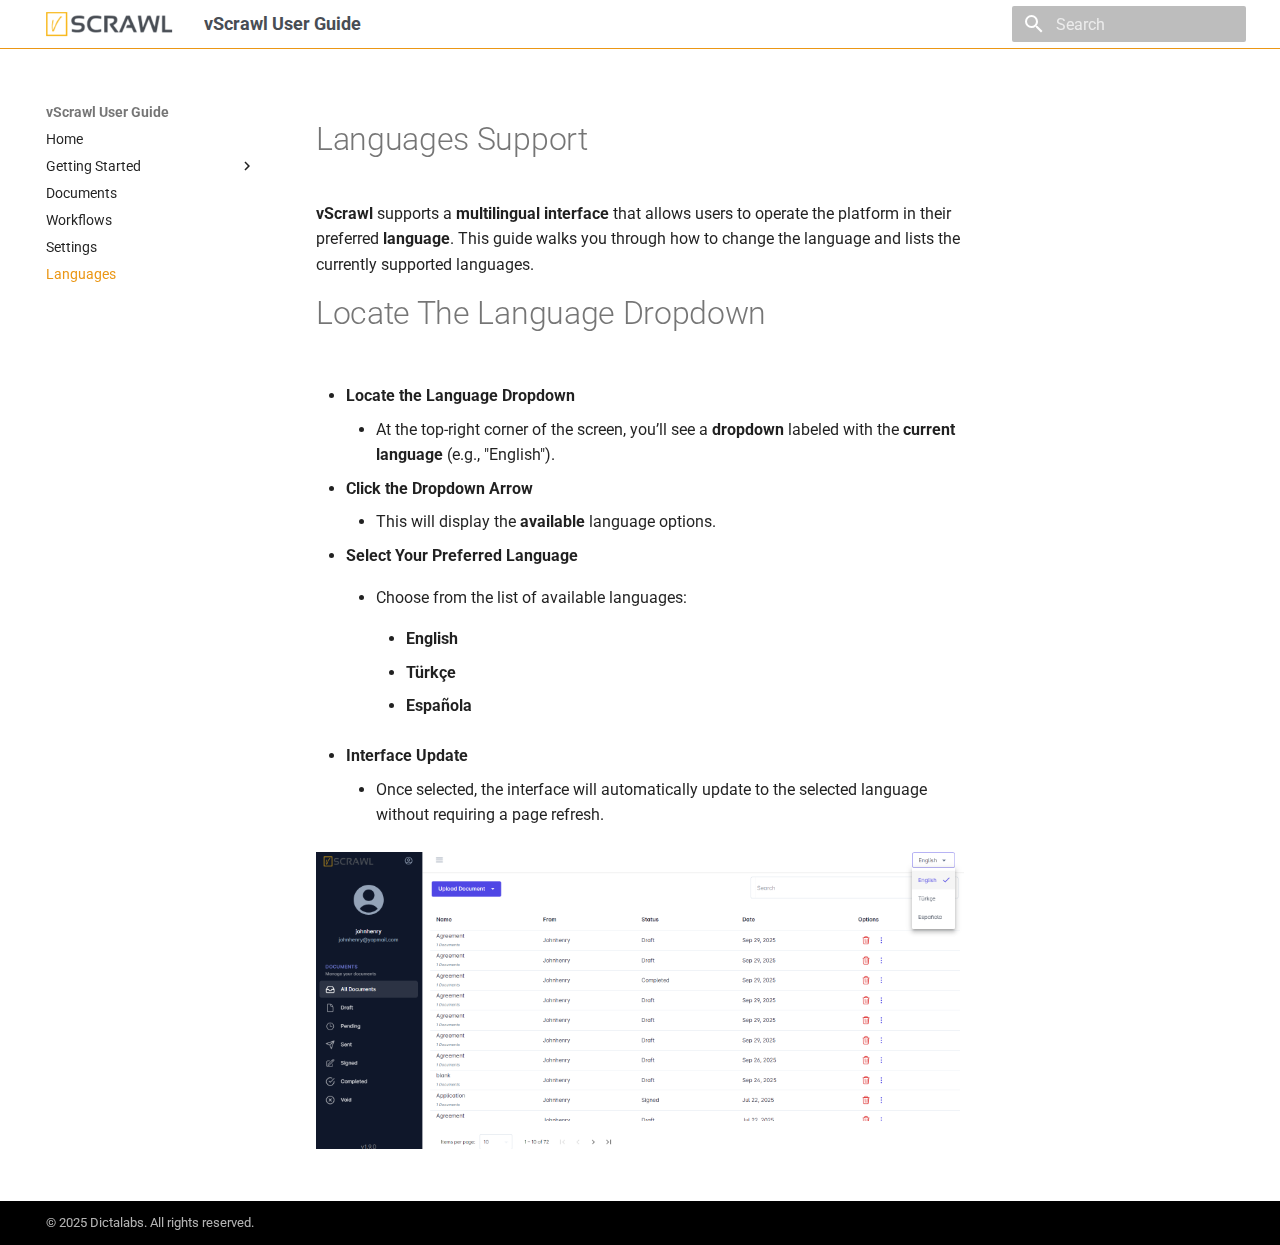
<file: languages/index.html>
<!doctype html>
<html lang="en" class="no-js">
  <head>
    
      <meta charset="utf-8">
      <meta name="viewport" content="width=device-width,initial-scale=1">
      
      
      
        <link rel="canonical" href="https://dictalabs.github.io/vscrawl-user-guide/languages/">
      
      
        <link rel="prev" href="../settings/">
      
      
      
      <link rel="icon" href="../images/vscrawl-favicon.png">
      <meta name="generator" content="mkdocs-1.6.1, mkdocs-material-9.5.48">
    
    
      
        <title>Languages - vScrawl User Guide</title>
      
    
    
      <link rel="stylesheet" href="../assets/stylesheets/main.6f8fc17f.min.css">
      
      


    
    
      
    
    
      
        
        
        <link rel="preconnect" href="https://fonts.gstatic.com" crossorigin>
        <link rel="stylesheet" href="https://fonts.googleapis.com/css?family=Roboto:300,300i,400,400i,700,700i%7CRoboto+Mono:400,400i,700,700i&display=fallback">
        <style>:root{--md-text-font:"Roboto";--md-code-font:"Roboto Mono"}</style>
      
    
    
      <link rel="stylesheet" href="../extra.css">
    
    <script>__md_scope=new URL("..",location),__md_hash=e=>[...e].reduce(((e,_)=>(e<<5)-e+_.charCodeAt(0)),0),__md_get=(e,_=localStorage,t=__md_scope)=>JSON.parse(_.getItem(t.pathname+"."+e)),__md_set=(e,_,t=localStorage,a=__md_scope)=>{try{t.setItem(a.pathname+"."+e,JSON.stringify(_))}catch(e){}}</script>
    
      

    
    
    
  </head>
  
  
    <body dir="ltr">
  
    
    <input class="md-toggle" data-md-toggle="drawer" type="checkbox" id="__drawer" autocomplete="off">
    <input class="md-toggle" data-md-toggle="search" type="checkbox" id="__search" autocomplete="off">
    <label class="md-overlay" for="__drawer"></label>
    <div data-md-component="skip">
      
        
        <a href="#languages-support" class="md-skip">
          Skip to content
        </a>
      
    </div>
    <div data-md-component="announce">
      
    </div>
    
    
      

  

<header class="md-header md-header--shadow" data-md-component="header">
  <nav class="md-header__inner md-grid" aria-label="Header">
    <a href=".." title="vScrawl User Guide" class="md-header__button md-logo" aria-label="vScrawl User Guide" data-md-component="logo">
      
  <img src="../images/vscrawl-logo.png" alt="logo">

    </a>
    <label class="md-header__button md-icon" for="__drawer">
      
      <svg xmlns="http://www.w3.org/2000/svg" viewBox="0 0 24 24"><path d="M3 6h18v2H3zm0 5h18v2H3zm0 5h18v2H3z"/></svg>
    </label>
    <div class="md-header__title" data-md-component="header-title">
      <div class="md-header__ellipsis">
        <div class="md-header__topic">
          <span class="md-ellipsis">
            vScrawl User Guide
          </span>
        </div>
        <div class="md-header__topic" data-md-component="header-topic">
          <span class="md-ellipsis">
            
              Languages
            
          </span>
        </div>
      </div>
    </div>
    
    
      <script>var palette=__md_get("__palette");if(palette&&palette.color){if("(prefers-color-scheme)"===palette.color.media){var media=matchMedia("(prefers-color-scheme: light)"),input=document.querySelector(media.matches?"[data-md-color-media='(prefers-color-scheme: light)']":"[data-md-color-media='(prefers-color-scheme: dark)']");palette.color.media=input.getAttribute("data-md-color-media"),palette.color.scheme=input.getAttribute("data-md-color-scheme"),palette.color.primary=input.getAttribute("data-md-color-primary"),palette.color.accent=input.getAttribute("data-md-color-accent")}for(var[key,value]of Object.entries(palette.color))document.body.setAttribute("data-md-color-"+key,value)}</script>
    
    
    
      <label class="md-header__button md-icon" for="__search">
        
        <svg xmlns="http://www.w3.org/2000/svg" viewBox="0 0 24 24"><path d="M9.5 3A6.5 6.5 0 0 1 16 9.5c0 1.61-.59 3.09-1.56 4.23l.27.27h.79l5 5-1.5 1.5-5-5v-.79l-.27-.27A6.52 6.52 0 0 1 9.5 16 6.5 6.5 0 0 1 3 9.5 6.5 6.5 0 0 1 9.5 3m0 2C7 5 5 7 5 9.5S7 14 9.5 14 14 12 14 9.5 12 5 9.5 5"/></svg>
      </label>
      <div class="md-search" data-md-component="search" role="dialog">
  <label class="md-search__overlay" for="__search"></label>
  <div class="md-search__inner" role="search">
    <form class="md-search__form" name="search">
      <input type="text" class="md-search__input" name="query" aria-label="Search" placeholder="Search" autocapitalize="off" autocorrect="off" autocomplete="off" spellcheck="false" data-md-component="search-query" required>
      <label class="md-search__icon md-icon" for="__search">
        
        <svg xmlns="http://www.w3.org/2000/svg" viewBox="0 0 24 24"><path d="M9.5 3A6.5 6.5 0 0 1 16 9.5c0 1.61-.59 3.09-1.56 4.23l.27.27h.79l5 5-1.5 1.5-5-5v-.79l-.27-.27A6.52 6.52 0 0 1 9.5 16 6.5 6.5 0 0 1 3 9.5 6.5 6.5 0 0 1 9.5 3m0 2C7 5 5 7 5 9.5S7 14 9.5 14 14 12 14 9.5 12 5 9.5 5"/></svg>
        
        <svg xmlns="http://www.w3.org/2000/svg" viewBox="0 0 24 24"><path d="M20 11v2H8l5.5 5.5-1.42 1.42L4.16 12l7.92-7.92L13.5 5.5 8 11z"/></svg>
      </label>
      <nav class="md-search__options" aria-label="Search">
        
        <button type="reset" class="md-search__icon md-icon" title="Clear" aria-label="Clear" tabindex="-1">
          
          <svg xmlns="http://www.w3.org/2000/svg" viewBox="0 0 24 24"><path d="M19 6.41 17.59 5 12 10.59 6.41 5 5 6.41 10.59 12 5 17.59 6.41 19 12 13.41 17.59 19 19 17.59 13.41 12z"/></svg>
        </button>
      </nav>
      
    </form>
    <div class="md-search__output">
      <div class="md-search__scrollwrap" tabindex="0" data-md-scrollfix>
        <div class="md-search-result" data-md-component="search-result">
          <div class="md-search-result__meta">
            Initializing search
          </div>
          <ol class="md-search-result__list" role="presentation"></ol>
        </div>
      </div>
    </div>
  </div>
</div>
    
    
  </nav>
  
</header>
    
    <div class="md-container" data-md-component="container">
      
      
        
          
        
      
      <main class="md-main" data-md-component="main">
        <div class="md-main__inner md-grid">
          
            
              
              <div class="md-sidebar md-sidebar--primary" data-md-component="sidebar" data-md-type="navigation" >
                <div class="md-sidebar__scrollwrap">
                  <div class="md-sidebar__inner">
                    



<nav class="md-nav md-nav--primary" aria-label="Navigation" data-md-level="0">
  <label class="md-nav__title" for="__drawer">
    <a href=".." title="vScrawl User Guide" class="md-nav__button md-logo" aria-label="vScrawl User Guide" data-md-component="logo">
      
  <img src="../images/vscrawl-logo.png" alt="logo">

    </a>
    vScrawl User Guide
  </label>
  
  <ul class="md-nav__list" data-md-scrollfix>
    
      
      
  
  
  
  
    <li class="md-nav__item">
      <a href=".." class="md-nav__link">
        
  
  <span class="md-ellipsis">
    Home
  </span>
  

      </a>
    </li>
  

    
      
      
  
  
  
  
    
    
    
    
    <li class="md-nav__item md-nav__item--nested">
      
        
        
        <input class="md-nav__toggle md-toggle " type="checkbox" id="__nav_2" >
        
          
          <label class="md-nav__link" for="__nav_2" id="__nav_2_label" tabindex="0">
            
  
  <span class="md-ellipsis">
    Getting Started
  </span>
  

            <span class="md-nav__icon md-icon"></span>
          </label>
        
        <nav class="md-nav" data-md-level="1" aria-labelledby="__nav_2_label" aria-expanded="false">
          <label class="md-nav__title" for="__nav_2">
            <span class="md-nav__icon md-icon"></span>
            Getting Started
          </label>
          <ul class="md-nav__list" data-md-scrollfix>
            
              
                
  
  
  
  
    <li class="md-nav__item">
      <a href="../signup/" class="md-nav__link">
        
  
  <span class="md-ellipsis">
    Sign Up
  </span>
  

      </a>
    </li>
  

              
            
              
                
  
  
  
  
    <li class="md-nav__item">
      <a href="../signin/" class="md-nav__link">
        
  
  <span class="md-ellipsis">
    Sign In
  </span>
  

      </a>
    </li>
  

              
            
          </ul>
        </nav>
      
    </li>
  

    
      
      
  
  
  
  
    <li class="md-nav__item">
      <a href="../documents/" class="md-nav__link">
        
  
  <span class="md-ellipsis">
    Documents
  </span>
  

      </a>
    </li>
  

    
      
      
  
  
  
  
    <li class="md-nav__item">
      <a href="../workflows/" class="md-nav__link">
        
  
  <span class="md-ellipsis">
    Workflows
  </span>
  

      </a>
    </li>
  

    
      
      
  
  
  
  
    <li class="md-nav__item">
      <a href="../settings/" class="md-nav__link">
        
  
  <span class="md-ellipsis">
    Settings
  </span>
  

      </a>
    </li>
  

    
      
      
  
  
    
  
  
  
    <li class="md-nav__item md-nav__item--active">
      
      <input class="md-nav__toggle md-toggle" type="checkbox" id="__toc">
      
      
        
      
      
      <a href="./" class="md-nav__link md-nav__link--active">
        
  
  <span class="md-ellipsis">
    Languages
  </span>
  

      </a>
      
    </li>
  

    
  </ul>
</nav>
                  </div>
                </div>
              </div>
            
            
              
              <div class="md-sidebar md-sidebar--secondary" data-md-component="sidebar" data-md-type="toc" >
                <div class="md-sidebar__scrollwrap">
                  <div class="md-sidebar__inner">
                    

<nav class="md-nav md-nav--secondary" aria-label="Table of contents">
  
  
  
    
  
  
</nav>
                  </div>
                </div>
              </div>
            
          
          
            <div class="md-content" data-md-component="content">
              <article class="md-content__inner md-typeset">
                
                  


<h1 id="languages-support">Languages Support</h1>
<p><strong>vScrawl</strong> supports a <strong>multilingual interface</strong> that allows users to operate the platform in their preferred <strong>language</strong>. This guide walks you through how to change the language and lists the currently supported languages.</p>
<h1 id="locate-the-language-dropdown">Locate The Language Dropdown</h1>
<ul>
<li>
<p><strong>Locate the Language Dropdown</strong></p>
<ul>
<li>At the top-right corner of the screen, you’ll see a <strong>dropdown</strong> labeled with the <strong>current language</strong> (e.g., "English").</li>
</ul>
</li>
<li>
<p><strong>Click the Dropdown Arrow</strong></p>
<ul>
<li>This will display the <strong>available</strong> language options.</li>
</ul>
</li>
<li>
<p><strong>Select Your Preferred Language</strong></p>
<ul>
<li>
<p>Choose from the list of available languages:</p>
<ul>
<li>
<p><strong>English</strong></p>
</li>
<li>
<p><strong>Türkçe</strong></p>
</li>
<li>
<p><strong>Española</strong></p>
</li>
</ul>
</li>
</ul>
</li>
<li>
<p><strong>Interface Update</strong></p>
<ul>
<li>Once selected, the interface will automatically update to the selected language without requiring a page refresh.</li>
</ul>
</li>
</ul>
<p><img alt="vScrawl Settings" src="../images/dashboard-language-button.png" /></p>












                
              </article>
            </div>
          
          
<script>var target=document.getElementById(location.hash.slice(1));target&&target.name&&(target.checked=target.name.startsWith("__tabbed_"))</script>
        </div>
        
      </main>
      
        <footer class="md-footer">
  
  <div class="md-footer-meta md-typeset">
    <div class="md-footer-meta__inner md-grid">
      <div class="md-copyright">
  
    <div class="md-copyright__highlight">
      © 2025 Dictalabs. All rights reserved.
    </div>
  
  
</div>
      
    </div>
  </div>
</footer>
      
    </div>
    <div class="md-dialog" data-md-component="dialog">
      <div class="md-dialog__inner md-typeset"></div>
    </div>
    
    
    <script id="__config" type="application/json">{"base": "..", "features": [], "search": "../assets/javascripts/workers/search.6ce7567c.min.js", "translations": {"clipboard.copied": "Copied to clipboard", "clipboard.copy": "Copy to clipboard", "search.result.more.one": "1 more on this page", "search.result.more.other": "# more on this page", "search.result.none": "No matching documents", "search.result.one": "1 matching document", "search.result.other": "# matching documents", "search.result.placeholder": "Type to start searching", "search.result.term.missing": "Missing", "select.version": "Select version"}}</script>
    
    
      <script src="../assets/javascripts/bundle.83f73b43.min.js"></script>
      
        <script src="../extra.js"></script>
      
    
  </body>
</html>
</file>
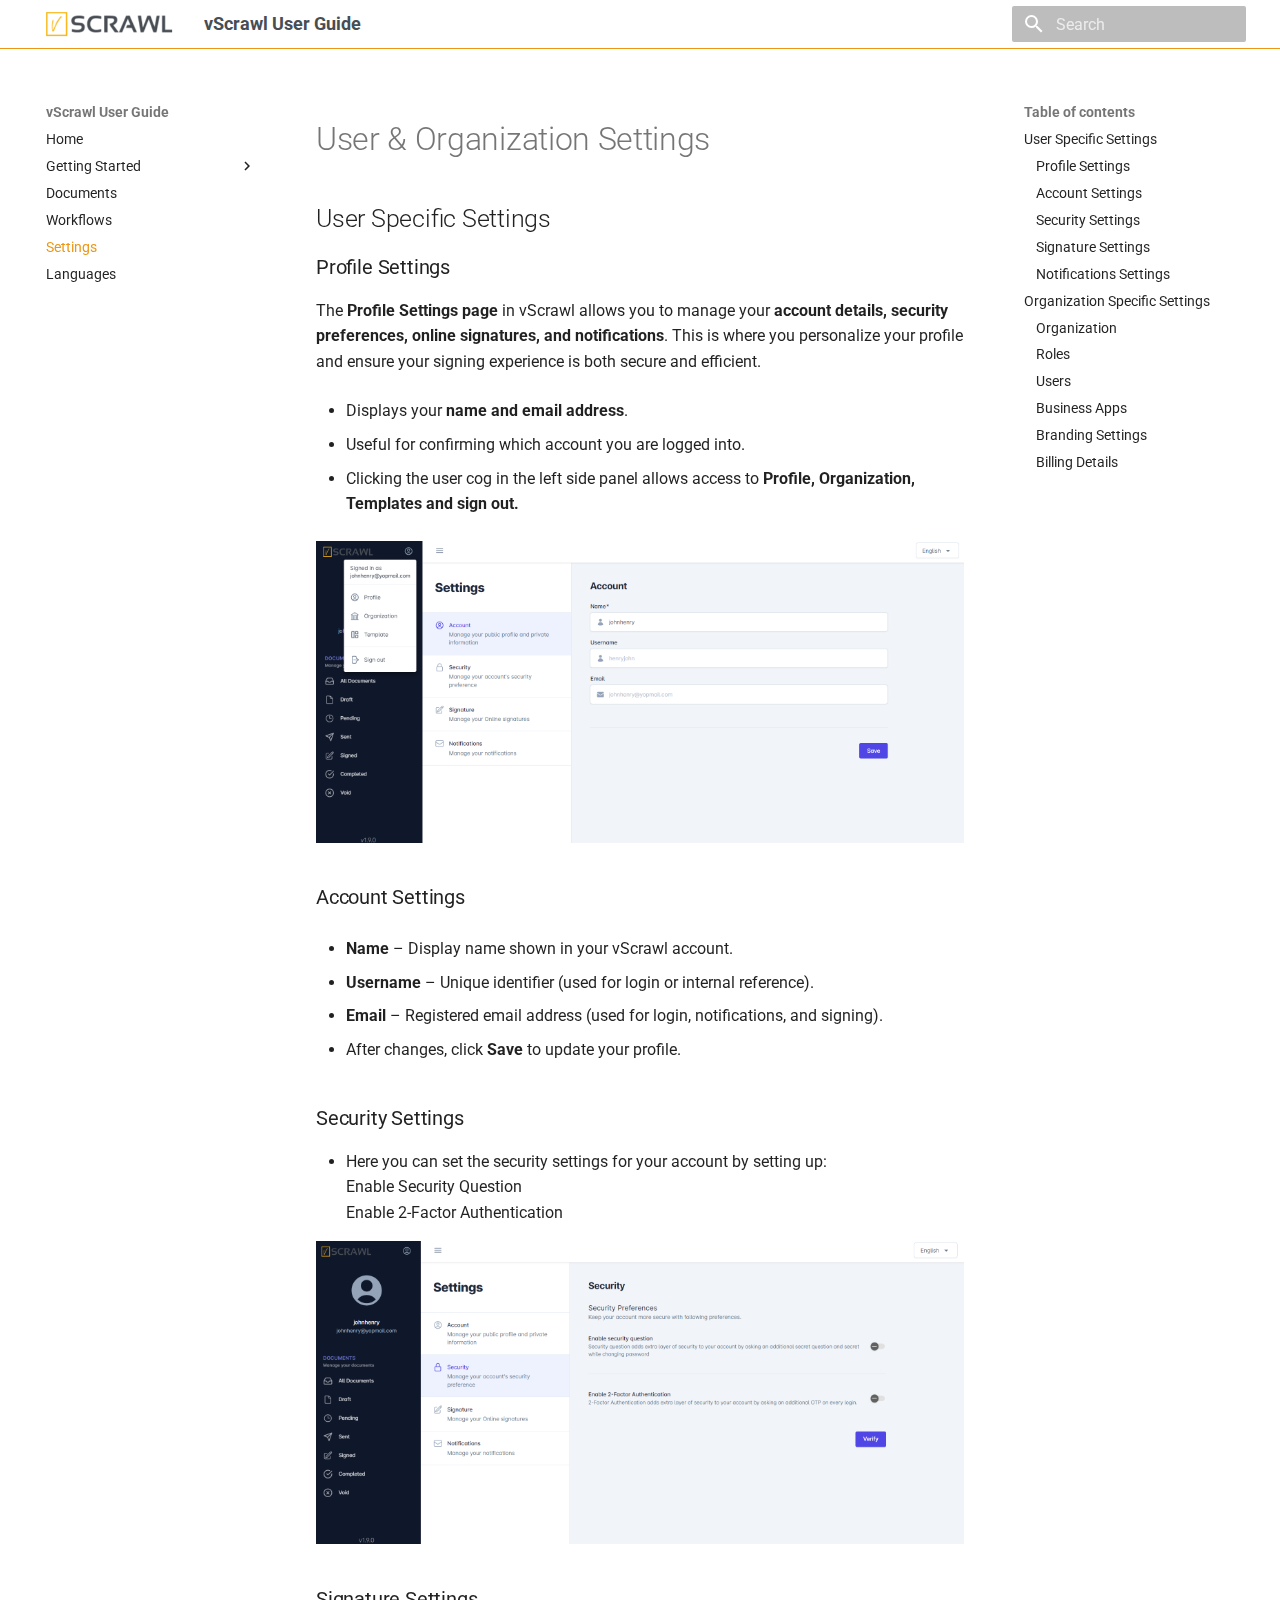
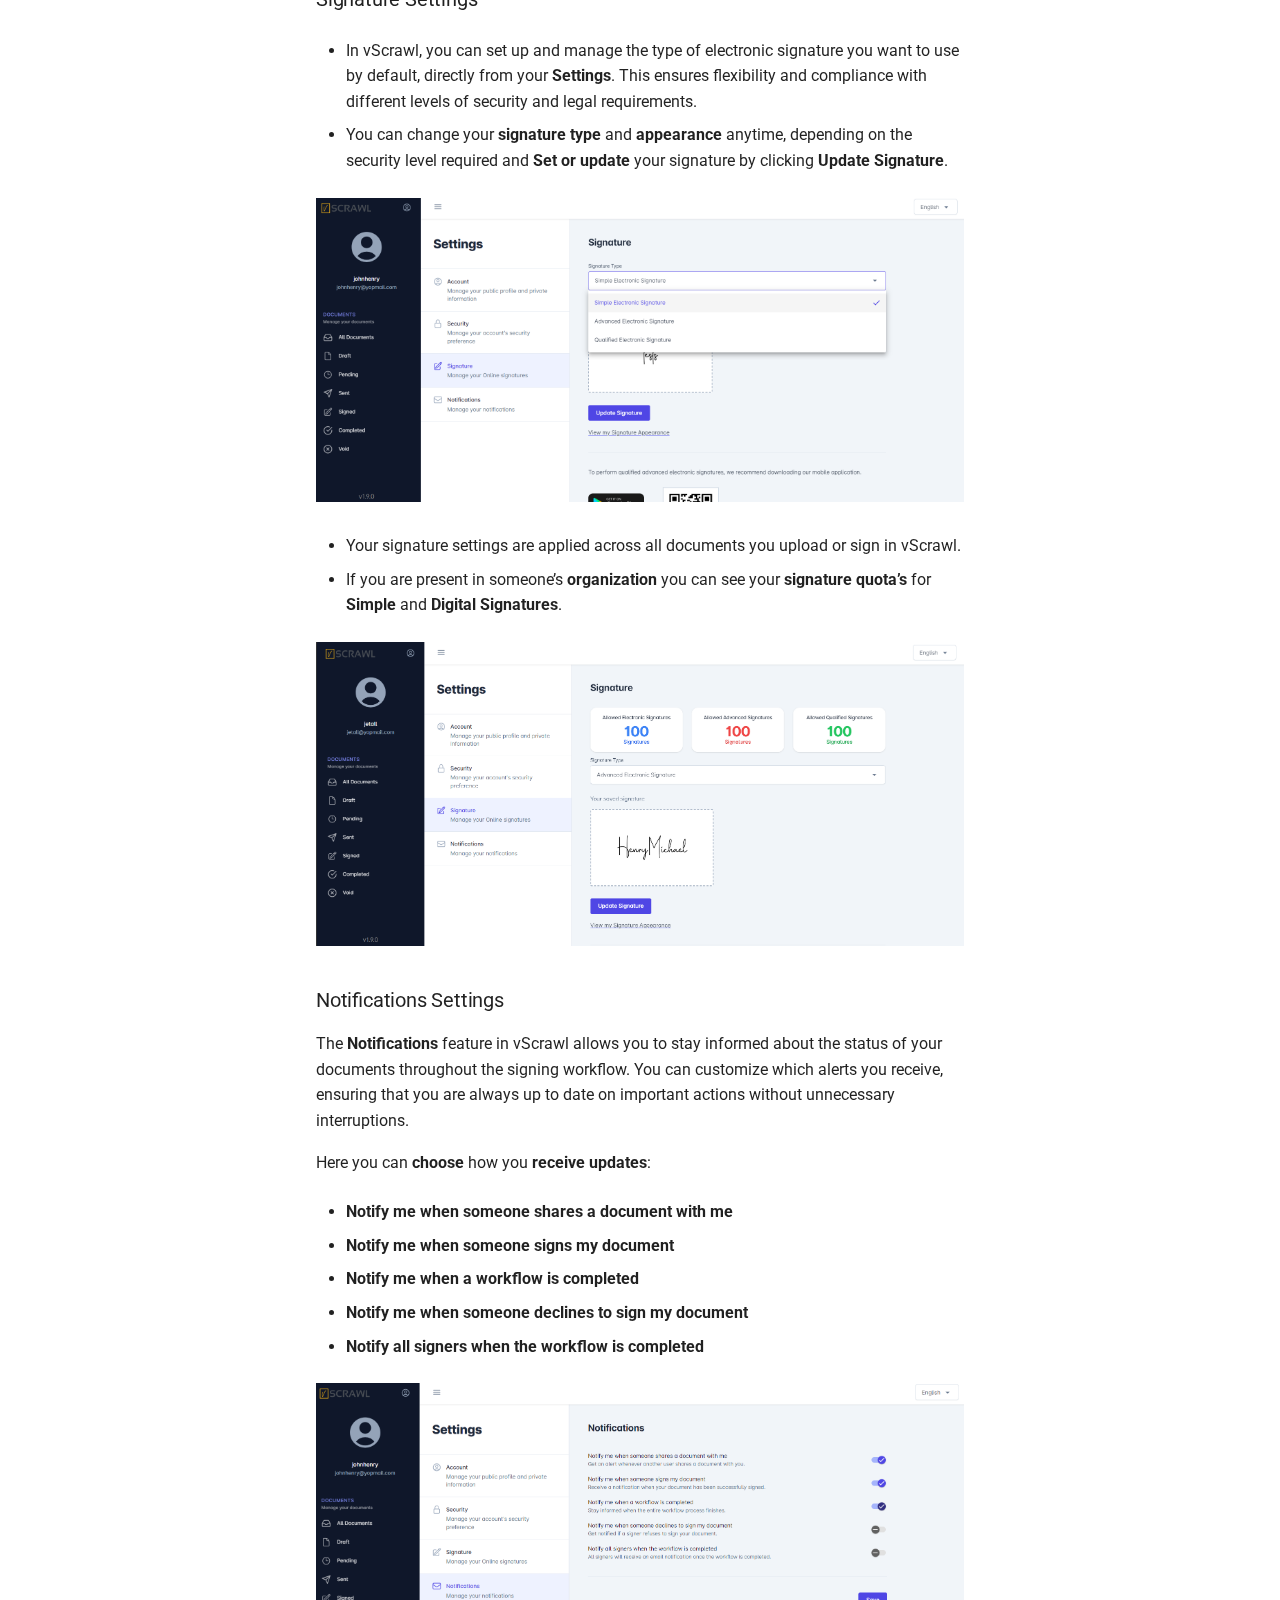
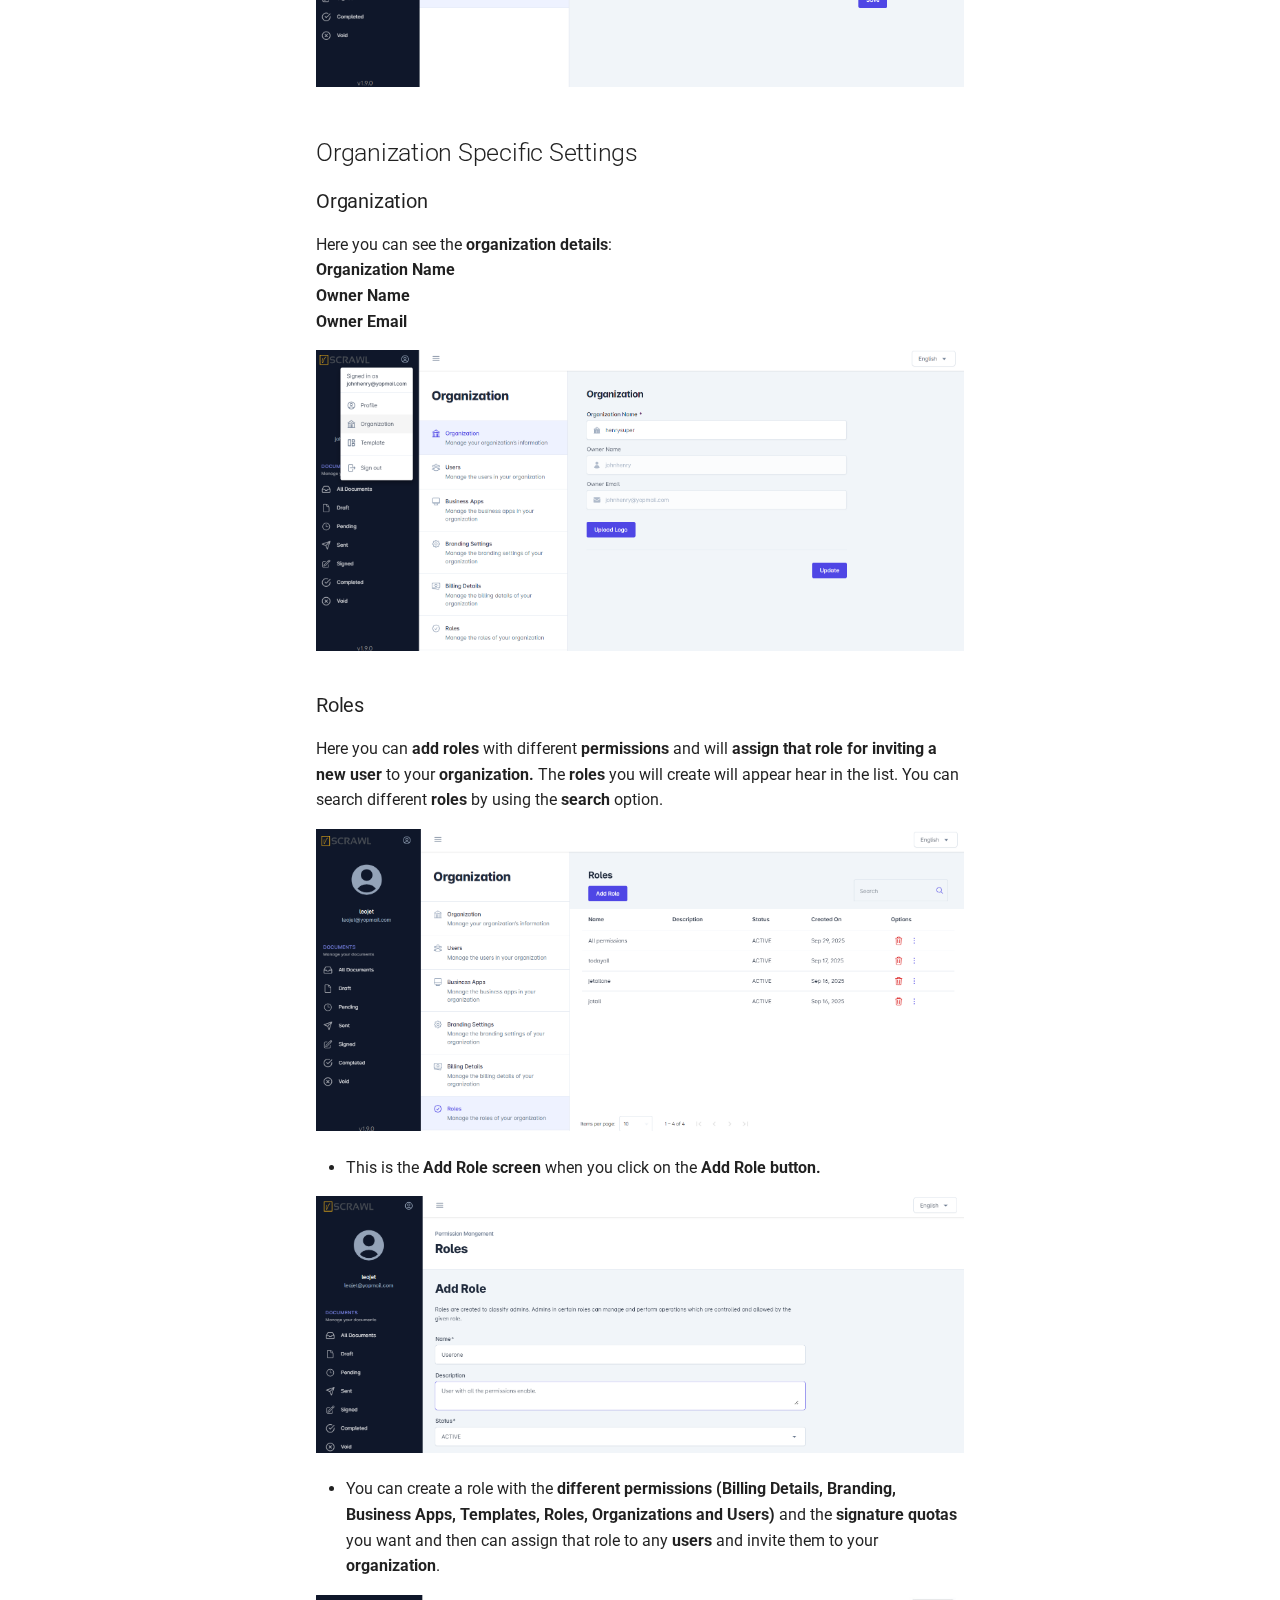
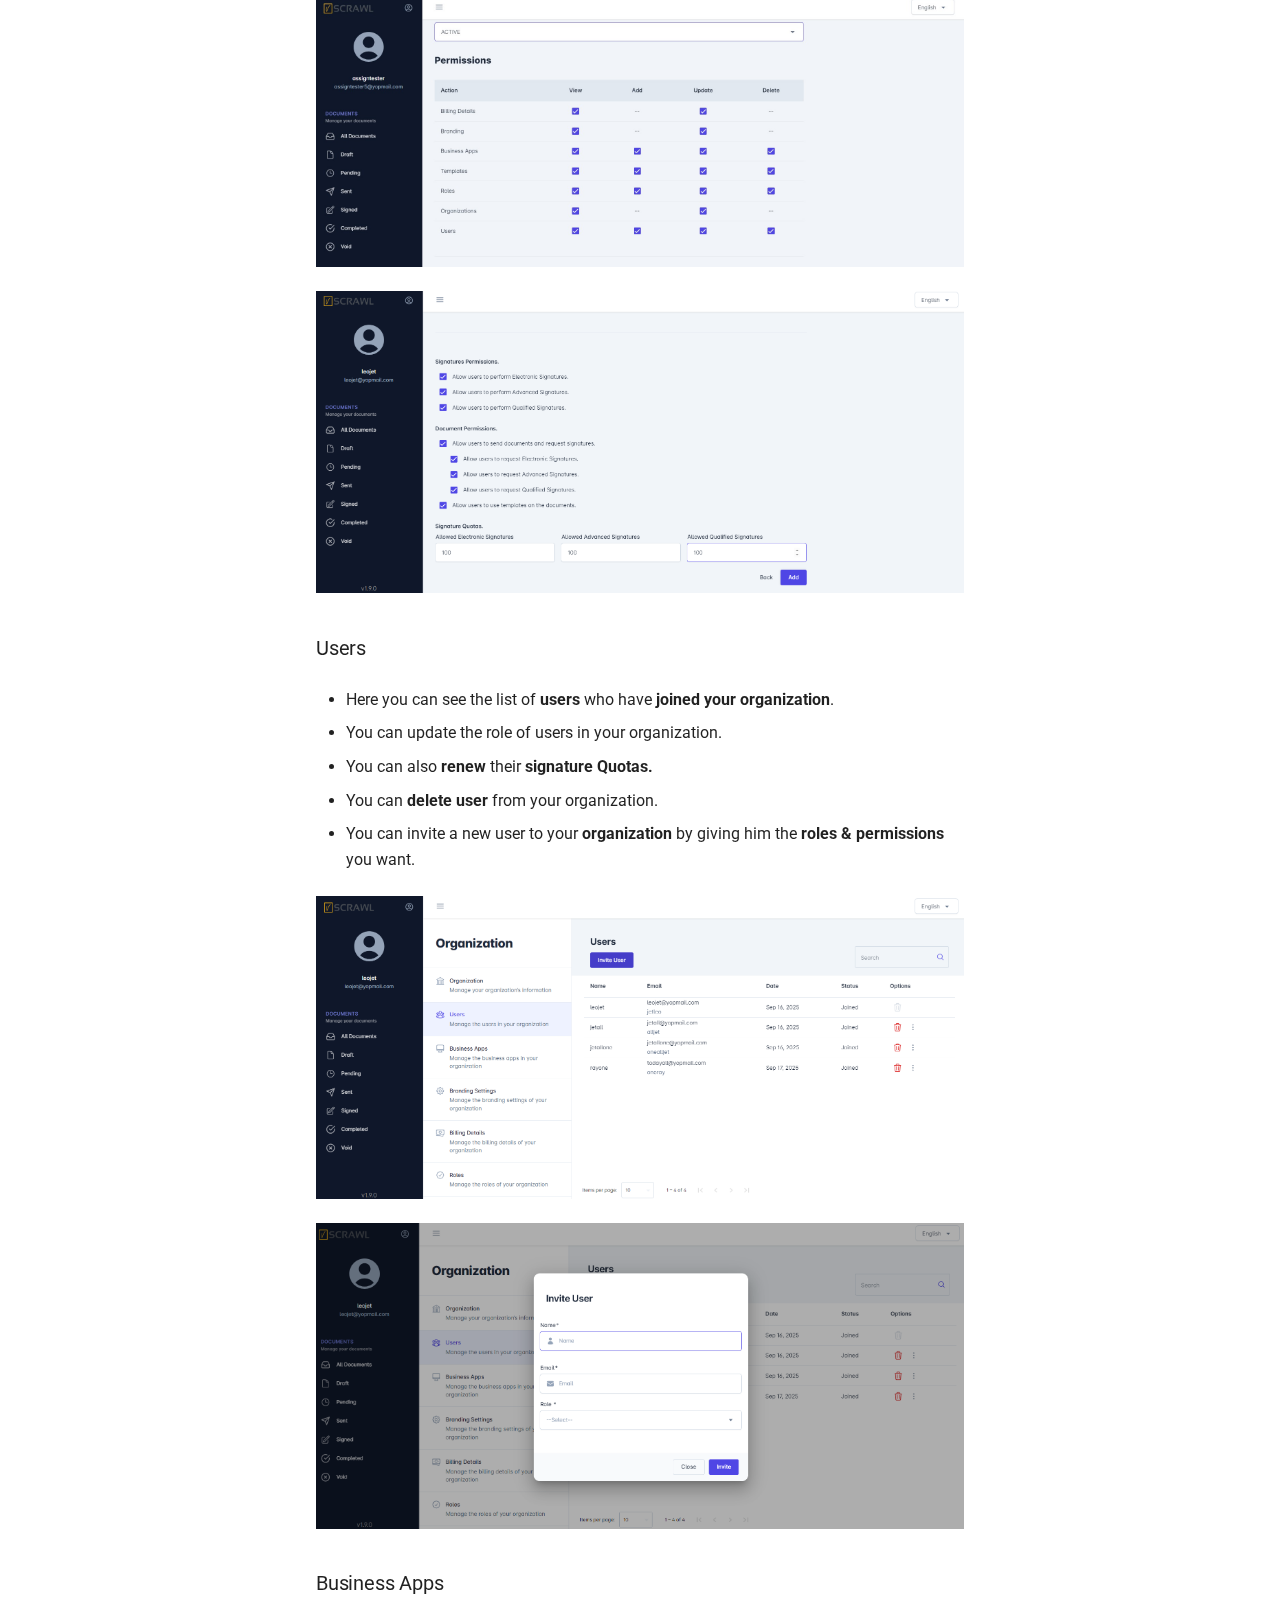
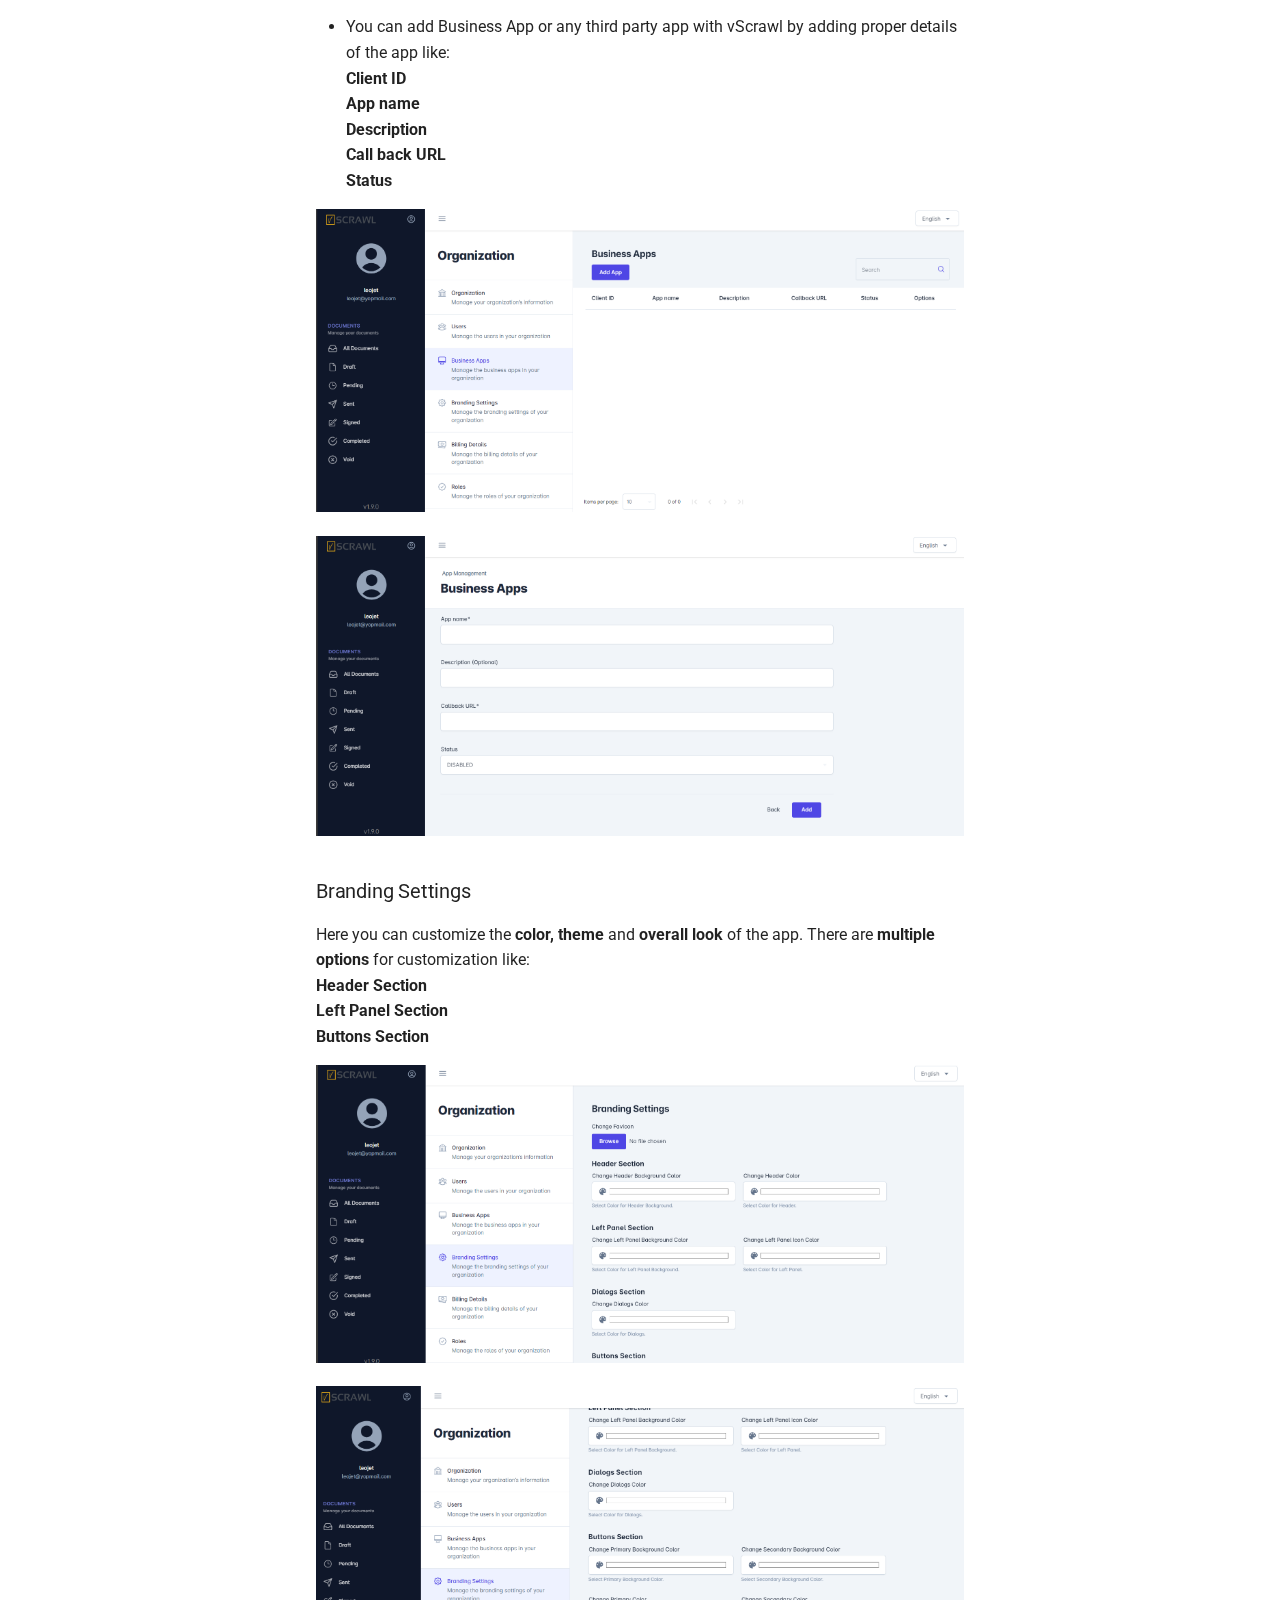
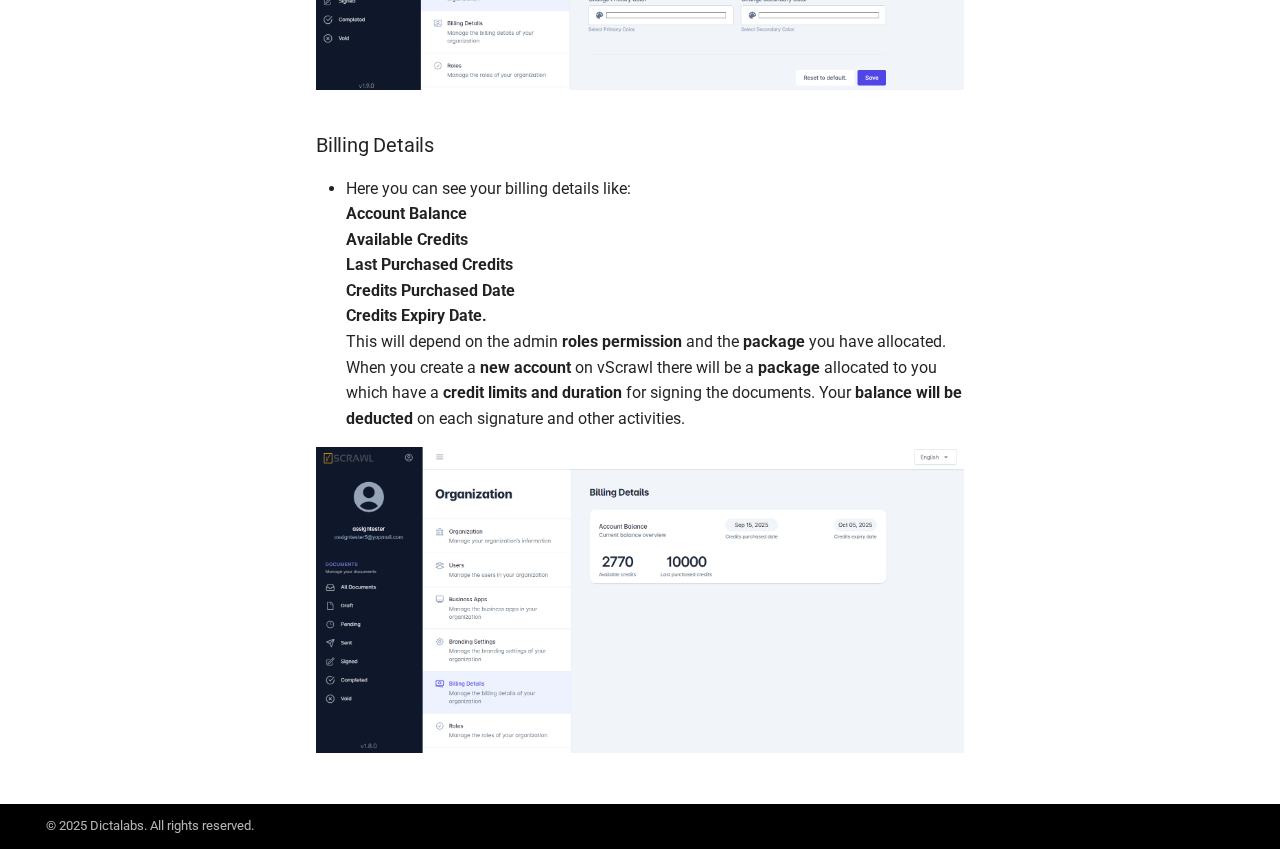
<file: settings/index.html>
<!doctype html>
<html lang="en" class="no-js">
  <head>
    
      <meta charset="utf-8">
      <meta name="viewport" content="width=device-width,initial-scale=1">
      
      
      
        <link rel="canonical" href="https://dictalabs.github.io/vscrawl-user-guide/settings/">
      
      
        <link rel="prev" href="../workflows/">
      
      
        <link rel="next" href="../languages/">
      
      
      <link rel="icon" href="../images/vscrawl-favicon.png">
      <meta name="generator" content="mkdocs-1.6.1, mkdocs-material-9.5.48">
    
    
      
        <title>Settings - vScrawl User Guide</title>
      
    
    
      <link rel="stylesheet" href="../assets/stylesheets/main.6f8fc17f.min.css">
      
      


    
    
      
    
    
      
        
        
        <link rel="preconnect" href="https://fonts.gstatic.com" crossorigin>
        <link rel="stylesheet" href="https://fonts.googleapis.com/css?family=Roboto:300,300i,400,400i,700,700i%7CRoboto+Mono:400,400i,700,700i&display=fallback">
        <style>:root{--md-text-font:"Roboto";--md-code-font:"Roboto Mono"}</style>
      
    
    
      <link rel="stylesheet" href="../extra.css">
    
    <script>__md_scope=new URL("..",location),__md_hash=e=>[...e].reduce(((e,_)=>(e<<5)-e+_.charCodeAt(0)),0),__md_get=(e,_=localStorage,t=__md_scope)=>JSON.parse(_.getItem(t.pathname+"."+e)),__md_set=(e,_,t=localStorage,a=__md_scope)=>{try{t.setItem(a.pathname+"."+e,JSON.stringify(_))}catch(e){}}</script>
    
      

    
    
    
  </head>
  
  
    <body dir="ltr">
  
    
    <input class="md-toggle" data-md-toggle="drawer" type="checkbox" id="__drawer" autocomplete="off">
    <input class="md-toggle" data-md-toggle="search" type="checkbox" id="__search" autocomplete="off">
    <label class="md-overlay" for="__drawer"></label>
    <div data-md-component="skip">
      
        
        <a href="#user-organization-settings" class="md-skip">
          Skip to content
        </a>
      
    </div>
    <div data-md-component="announce">
      
    </div>
    
    
      

  

<header class="md-header md-header--shadow" data-md-component="header">
  <nav class="md-header__inner md-grid" aria-label="Header">
    <a href=".." title="vScrawl User Guide" class="md-header__button md-logo" aria-label="vScrawl User Guide" data-md-component="logo">
      
  <img src="../images/vscrawl-logo.png" alt="logo">

    </a>
    <label class="md-header__button md-icon" for="__drawer">
      
      <svg xmlns="http://www.w3.org/2000/svg" viewBox="0 0 24 24"><path d="M3 6h18v2H3zm0 5h18v2H3zm0 5h18v2H3z"/></svg>
    </label>
    <div class="md-header__title" data-md-component="header-title">
      <div class="md-header__ellipsis">
        <div class="md-header__topic">
          <span class="md-ellipsis">
            vScrawl User Guide
          </span>
        </div>
        <div class="md-header__topic" data-md-component="header-topic">
          <span class="md-ellipsis">
            
              Settings
            
          </span>
        </div>
      </div>
    </div>
    
    
      <script>var palette=__md_get("__palette");if(palette&&palette.color){if("(prefers-color-scheme)"===palette.color.media){var media=matchMedia("(prefers-color-scheme: light)"),input=document.querySelector(media.matches?"[data-md-color-media='(prefers-color-scheme: light)']":"[data-md-color-media='(prefers-color-scheme: dark)']");palette.color.media=input.getAttribute("data-md-color-media"),palette.color.scheme=input.getAttribute("data-md-color-scheme"),palette.color.primary=input.getAttribute("data-md-color-primary"),palette.color.accent=input.getAttribute("data-md-color-accent")}for(var[key,value]of Object.entries(palette.color))document.body.setAttribute("data-md-color-"+key,value)}</script>
    
    
    
      <label class="md-header__button md-icon" for="__search">
        
        <svg xmlns="http://www.w3.org/2000/svg" viewBox="0 0 24 24"><path d="M9.5 3A6.5 6.5 0 0 1 16 9.5c0 1.61-.59 3.09-1.56 4.23l.27.27h.79l5 5-1.5 1.5-5-5v-.79l-.27-.27A6.52 6.52 0 0 1 9.5 16 6.5 6.5 0 0 1 3 9.5 6.5 6.5 0 0 1 9.5 3m0 2C7 5 5 7 5 9.5S7 14 9.5 14 14 12 14 9.5 12 5 9.5 5"/></svg>
      </label>
      <div class="md-search" data-md-component="search" role="dialog">
  <label class="md-search__overlay" for="__search"></label>
  <div class="md-search__inner" role="search">
    <form class="md-search__form" name="search">
      <input type="text" class="md-search__input" name="query" aria-label="Search" placeholder="Search" autocapitalize="off" autocorrect="off" autocomplete="off" spellcheck="false" data-md-component="search-query" required>
      <label class="md-search__icon md-icon" for="__search">
        
        <svg xmlns="http://www.w3.org/2000/svg" viewBox="0 0 24 24"><path d="M9.5 3A6.5 6.5 0 0 1 16 9.5c0 1.61-.59 3.09-1.56 4.23l.27.27h.79l5 5-1.5 1.5-5-5v-.79l-.27-.27A6.52 6.52 0 0 1 9.5 16 6.5 6.5 0 0 1 3 9.5 6.5 6.5 0 0 1 9.5 3m0 2C7 5 5 7 5 9.5S7 14 9.5 14 14 12 14 9.5 12 5 9.5 5"/></svg>
        
        <svg xmlns="http://www.w3.org/2000/svg" viewBox="0 0 24 24"><path d="M20 11v2H8l5.5 5.5-1.42 1.42L4.16 12l7.92-7.92L13.5 5.5 8 11z"/></svg>
      </label>
      <nav class="md-search__options" aria-label="Search">
        
        <button type="reset" class="md-search__icon md-icon" title="Clear" aria-label="Clear" tabindex="-1">
          
          <svg xmlns="http://www.w3.org/2000/svg" viewBox="0 0 24 24"><path d="M19 6.41 17.59 5 12 10.59 6.41 5 5 6.41 10.59 12 5 17.59 6.41 19 12 13.41 17.59 19 19 17.59 13.41 12z"/></svg>
        </button>
      </nav>
      
    </form>
    <div class="md-search__output">
      <div class="md-search__scrollwrap" tabindex="0" data-md-scrollfix>
        <div class="md-search-result" data-md-component="search-result">
          <div class="md-search-result__meta">
            Initializing search
          </div>
          <ol class="md-search-result__list" role="presentation"></ol>
        </div>
      </div>
    </div>
  </div>
</div>
    
    
  </nav>
  
</header>
    
    <div class="md-container" data-md-component="container">
      
      
        
          
        
      
      <main class="md-main" data-md-component="main">
        <div class="md-main__inner md-grid">
          
            
              
              <div class="md-sidebar md-sidebar--primary" data-md-component="sidebar" data-md-type="navigation" >
                <div class="md-sidebar__scrollwrap">
                  <div class="md-sidebar__inner">
                    



<nav class="md-nav md-nav--primary" aria-label="Navigation" data-md-level="0">
  <label class="md-nav__title" for="__drawer">
    <a href=".." title="vScrawl User Guide" class="md-nav__button md-logo" aria-label="vScrawl User Guide" data-md-component="logo">
      
  <img src="../images/vscrawl-logo.png" alt="logo">

    </a>
    vScrawl User Guide
  </label>
  
  <ul class="md-nav__list" data-md-scrollfix>
    
      
      
  
  
  
  
    <li class="md-nav__item">
      <a href=".." class="md-nav__link">
        
  
  <span class="md-ellipsis">
    Home
  </span>
  

      </a>
    </li>
  

    
      
      
  
  
  
  
    
    
    
    
    <li class="md-nav__item md-nav__item--nested">
      
        
        
        <input class="md-nav__toggle md-toggle " type="checkbox" id="__nav_2" >
        
          
          <label class="md-nav__link" for="__nav_2" id="__nav_2_label" tabindex="0">
            
  
  <span class="md-ellipsis">
    Getting Started
  </span>
  

            <span class="md-nav__icon md-icon"></span>
          </label>
        
        <nav class="md-nav" data-md-level="1" aria-labelledby="__nav_2_label" aria-expanded="false">
          <label class="md-nav__title" for="__nav_2">
            <span class="md-nav__icon md-icon"></span>
            Getting Started
          </label>
          <ul class="md-nav__list" data-md-scrollfix>
            
              
                
  
  
  
  
    <li class="md-nav__item">
      <a href="../signup/" class="md-nav__link">
        
  
  <span class="md-ellipsis">
    Sign Up
  </span>
  

      </a>
    </li>
  

              
            
              
                
  
  
  
  
    <li class="md-nav__item">
      <a href="../signin/" class="md-nav__link">
        
  
  <span class="md-ellipsis">
    Sign In
  </span>
  

      </a>
    </li>
  

              
            
          </ul>
        </nav>
      
    </li>
  

    
      
      
  
  
  
  
    <li class="md-nav__item">
      <a href="../documents/" class="md-nav__link">
        
  
  <span class="md-ellipsis">
    Documents
  </span>
  

      </a>
    </li>
  

    
      
      
  
  
  
  
    <li class="md-nav__item">
      <a href="../workflows/" class="md-nav__link">
        
  
  <span class="md-ellipsis">
    Workflows
  </span>
  

      </a>
    </li>
  

    
      
      
  
  
    
  
  
  
    <li class="md-nav__item md-nav__item--active">
      
      <input class="md-nav__toggle md-toggle" type="checkbox" id="__toc">
      
      
        
      
      
        <label class="md-nav__link md-nav__link--active" for="__toc">
          
  
  <span class="md-ellipsis">
    Settings
  </span>
  

          <span class="md-nav__icon md-icon"></span>
        </label>
      
      <a href="./" class="md-nav__link md-nav__link--active">
        
  
  <span class="md-ellipsis">
    Settings
  </span>
  

      </a>
      
        

<nav class="md-nav md-nav--secondary" aria-label="Table of contents">
  
  
  
    
  
  
    <label class="md-nav__title" for="__toc">
      <span class="md-nav__icon md-icon"></span>
      Table of contents
    </label>
    <ul class="md-nav__list" data-md-component="toc" data-md-scrollfix>
      
        <li class="md-nav__item">
  <a href="#user-specific-settings" class="md-nav__link">
    <span class="md-ellipsis">
      User Specific Settings
    </span>
  </a>
  
    <nav class="md-nav" aria-label="User Specific Settings">
      <ul class="md-nav__list">
        
          <li class="md-nav__item">
  <a href="#profile-settings" class="md-nav__link">
    <span class="md-ellipsis">
      Profile Settings
    </span>
  </a>
  
</li>
        
          <li class="md-nav__item">
  <a href="#account-settings" class="md-nav__link">
    <span class="md-ellipsis">
      Account Settings
    </span>
  </a>
  
</li>
        
          <li class="md-nav__item">
  <a href="#security-settings" class="md-nav__link">
    <span class="md-ellipsis">
      Security Settings
    </span>
  </a>
  
</li>
        
          <li class="md-nav__item">
  <a href="#signature-settings" class="md-nav__link">
    <span class="md-ellipsis">
      Signature Settings
    </span>
  </a>
  
</li>
        
          <li class="md-nav__item">
  <a href="#notifications-settings" class="md-nav__link">
    <span class="md-ellipsis">
      Notifications Settings
    </span>
  </a>
  
</li>
        
      </ul>
    </nav>
  
</li>
      
        <li class="md-nav__item">
  <a href="#organization-specific-settings" class="md-nav__link">
    <span class="md-ellipsis">
      Organization Specific Settings
    </span>
  </a>
  
    <nav class="md-nav" aria-label="Organization Specific Settings">
      <ul class="md-nav__list">
        
          <li class="md-nav__item">
  <a href="#organization" class="md-nav__link">
    <span class="md-ellipsis">
      Organization
    </span>
  </a>
  
</li>
        
          <li class="md-nav__item">
  <a href="#roles" class="md-nav__link">
    <span class="md-ellipsis">
      Roles
    </span>
  </a>
  
</li>
        
          <li class="md-nav__item">
  <a href="#users" class="md-nav__link">
    <span class="md-ellipsis">
      Users
    </span>
  </a>
  
</li>
        
          <li class="md-nav__item">
  <a href="#business-apps" class="md-nav__link">
    <span class="md-ellipsis">
      Business Apps
    </span>
  </a>
  
</li>
        
          <li class="md-nav__item">
  <a href="#branding-settings" class="md-nav__link">
    <span class="md-ellipsis">
      Branding Settings
    </span>
  </a>
  
</li>
        
          <li class="md-nav__item">
  <a href="#billing-details" class="md-nav__link">
    <span class="md-ellipsis">
      Billing Details
    </span>
  </a>
  
</li>
        
      </ul>
    </nav>
  
</li>
      
    </ul>
  
</nav>
      
    </li>
  

    
      
      
  
  
  
  
    <li class="md-nav__item">
      <a href="../languages/" class="md-nav__link">
        
  
  <span class="md-ellipsis">
    Languages
  </span>
  

      </a>
    </li>
  

    
  </ul>
</nav>
                  </div>
                </div>
              </div>
            
            
              
              <div class="md-sidebar md-sidebar--secondary" data-md-component="sidebar" data-md-type="toc" >
                <div class="md-sidebar__scrollwrap">
                  <div class="md-sidebar__inner">
                    

<nav class="md-nav md-nav--secondary" aria-label="Table of contents">
  
  
  
    
  
  
    <label class="md-nav__title" for="__toc">
      <span class="md-nav__icon md-icon"></span>
      Table of contents
    </label>
    <ul class="md-nav__list" data-md-component="toc" data-md-scrollfix>
      
        <li class="md-nav__item">
  <a href="#user-specific-settings" class="md-nav__link">
    <span class="md-ellipsis">
      User Specific Settings
    </span>
  </a>
  
    <nav class="md-nav" aria-label="User Specific Settings">
      <ul class="md-nav__list">
        
          <li class="md-nav__item">
  <a href="#profile-settings" class="md-nav__link">
    <span class="md-ellipsis">
      Profile Settings
    </span>
  </a>
  
</li>
        
          <li class="md-nav__item">
  <a href="#account-settings" class="md-nav__link">
    <span class="md-ellipsis">
      Account Settings
    </span>
  </a>
  
</li>
        
          <li class="md-nav__item">
  <a href="#security-settings" class="md-nav__link">
    <span class="md-ellipsis">
      Security Settings
    </span>
  </a>
  
</li>
        
          <li class="md-nav__item">
  <a href="#signature-settings" class="md-nav__link">
    <span class="md-ellipsis">
      Signature Settings
    </span>
  </a>
  
</li>
        
          <li class="md-nav__item">
  <a href="#notifications-settings" class="md-nav__link">
    <span class="md-ellipsis">
      Notifications Settings
    </span>
  </a>
  
</li>
        
      </ul>
    </nav>
  
</li>
      
        <li class="md-nav__item">
  <a href="#organization-specific-settings" class="md-nav__link">
    <span class="md-ellipsis">
      Organization Specific Settings
    </span>
  </a>
  
    <nav class="md-nav" aria-label="Organization Specific Settings">
      <ul class="md-nav__list">
        
          <li class="md-nav__item">
  <a href="#organization" class="md-nav__link">
    <span class="md-ellipsis">
      Organization
    </span>
  </a>
  
</li>
        
          <li class="md-nav__item">
  <a href="#roles" class="md-nav__link">
    <span class="md-ellipsis">
      Roles
    </span>
  </a>
  
</li>
        
          <li class="md-nav__item">
  <a href="#users" class="md-nav__link">
    <span class="md-ellipsis">
      Users
    </span>
  </a>
  
</li>
        
          <li class="md-nav__item">
  <a href="#business-apps" class="md-nav__link">
    <span class="md-ellipsis">
      Business Apps
    </span>
  </a>
  
</li>
        
          <li class="md-nav__item">
  <a href="#branding-settings" class="md-nav__link">
    <span class="md-ellipsis">
      Branding Settings
    </span>
  </a>
  
</li>
        
          <li class="md-nav__item">
  <a href="#billing-details" class="md-nav__link">
    <span class="md-ellipsis">
      Billing Details
    </span>
  </a>
  
</li>
        
      </ul>
    </nav>
  
</li>
      
    </ul>
  
</nav>
                  </div>
                </div>
              </div>
            
          
          
            <div class="md-content" data-md-component="content">
              <article class="md-content__inner md-typeset">
                
                  


<h1 id="user-organization-settings">User &amp; Organization Settings</h1>
<h2 id="user-specific-settings">User Specific Settings</h2>
<h3 id="profile-settings">Profile Settings</h3>
<p>The <strong>Profile Settings page</strong> in vScrawl allows you to manage your <strong>account details, security preferences, online signatures, and notifications</strong>. This is where you personalize your profile and ensure your signing experience is both secure and efficient.</p>
<ul>
<li>
<p>Displays your <strong>name and email address</strong>.</p>
</li>
<li>
<p>Useful for confirming which account you are logged into.</p>
</li>
<li>
<p>Clicking the user cog in the left side panel allows access to <strong>Profile, Organization, Templates and sign out.</strong></p>
</li>
</ul>
<p><img alt="vScrawl Settings" src="../images/profie-settings-account.png" /></p>
<h3 id="account-settings">Account Settings</h3>
<ul>
<li>
<p><strong>Name</strong> – Display name shown in your vScrawl account.</p>
</li>
<li>
<p><strong>Username</strong> – Unique identifier (used for login or internal reference).</p>
</li>
<li>
<p><strong>Email</strong> – Registered email address (used for login, notifications, and signing).</p>
</li>
<li>
<p>After changes, click <strong>Save</strong> to update your profile.</p>
</li>
</ul>
<h3 id="security-settings">Security Settings</h3>
<ul>
<li>Here you can set the security settings for your account by setting up:<br />
    Enable Security Question<br />
    Enable 2-Factor Authentication</li>
</ul>
<p><img alt="vScrawl Settings" src="../images/security-settings.png" /></p>
<h3 id="signature-settings">Signature Settings</h3>
<ul>
<li>
<p>In vScrawl, you can set up and manage the type of electronic signature you want to use by default, directly from your <strong>Settings</strong>. This ensures flexibility and compliance with different levels of security and legal requirements.</p>
</li>
<li>
<p>You can change your <strong>signature type</strong> and <strong>appearance</strong> anytime, depending on the security level required and <strong>Set or update</strong> your signature by clicking <strong>Update Signature</strong>.</p>
</li>
</ul>
<p><img alt="vScrawl Settings" src="../images/setup-signature-types.png" /></p>
<ul>
<li>
<p>Your signature settings are applied across all documents you upload or sign in vScrawl.</p>
</li>
<li>
<p>If you are present in someone’s <strong>organization</strong> you can see your <strong>signature quota’s</strong> for <strong>Simple</strong> and <strong>Digital Signatures</strong>.</p>
</li>
</ul>
<p><img alt="vScrawl Settings" src="../images/signature-quota.png" /></p>
<h3 id="notifications-settings">Notifications Settings</h3>
<p>The <strong>Notifications</strong> feature in vScrawl allows you to stay informed about the status of your documents throughout the signing workflow. You can customize which alerts you receive, ensuring that you are always up to date on important actions without unnecessary interruptions.</p>
<p>Here you can <strong>choose</strong> how you <strong>receive updates</strong>:</p>
<ul>
<li>
<p><strong>Notify me when someone shares a document with me</strong></p>
</li>
<li>
<p><strong>Notify me when someone signs my document</strong></p>
</li>
<li>
<p><strong>Notify me when a workflow is completed</strong></p>
</li>
<li>
<p><strong>Notify me when someone declines to sign my document</strong></p>
</li>
<li>
<p><strong>Notify all signers when the workflow is completed</strong></p>
</li>
</ul>
<p><img alt="vScrawl Settings" src="../images/notification-settings.png" /></p>
<h2 id="organization-specific-settings">Organization Specific Settings</h2>
<h3 id="organization">Organization</h3>
<p>Here you can see the <strong>organization details</strong>:<br />
<strong>Organization Name</strong><br />
<strong>Owner Name</strong><br />
<strong>Owner Email</strong></p>
<p><img alt="vScrawl Settings" src="../images/organization-details.png" /></p>
<h3 id="roles">Roles</h3>
<p>Here you can <strong>add roles</strong> with different <strong>permissions</strong> and will <strong>assign that role for inviting a new user</strong> to your <strong>organization.</strong> The <strong>roles</strong> you will create will appear hear in the list. You can search different <strong>roles</strong> by using the <strong>search</strong> option.</p>
<p><img alt="vScrawl Settings" src="../images/roles-organization.png" /></p>
<ul>
<li>This is the <strong>Add Role screen</strong> when you click on the <strong>Add Role button.</strong></li>
</ul>
<p><img alt="vScrawl Settings" src="../images/role-add-in-organization.png" /></p>
<ul>
<li>You can create a role with the <strong>different permissions (Billing Details, Branding, Business Apps, Templates, Roles, Organizations and Users)</strong> and the <strong>signature quotas</strong> you want and then can assign that role to any <strong>users</strong> and invite them to your <strong>organization</strong>.</li>
</ul>
<p><img alt="vScrawl Settings" src="../images/role-user-permissions.jpg" /></p>
<p><img alt="vScrawl Settings" src="../images/roles-signature-permissions.png" /></p>
<h3 id="users">Users</h3>
<ul>
<li>
<p>Here you can see the list of <strong>users</strong> who have <strong>joined your organization</strong>.</p>
</li>
<li>
<p>You can update the role of users in your organization.</p>
</li>
<li>
<p>You can also <strong>renew</strong> their <strong>signature Quotas.</strong></p>
</li>
<li>
<p>You can <strong>delete user</strong> from your organization.</p>
</li>
<li>
<p>You can invite a new user to your <strong>organization</strong> by giving him the <strong>roles &amp; permissions</strong> you want.  </p>
</li>
</ul>
<p><img alt="vScrawl Settings" src="../images/users-in-organization.png" /></p>
<p><img alt="vScrawl Settings" src="../images/inviting-user-in-organization.png" /></p>
<h3 id="business-apps">Business Apps</h3>
<ul>
<li>You can add Business App or any third party app with vScrawl by adding proper details of the app like:<br />
<strong>Client ID</strong><br />
<strong>App name</strong><br />
<strong>Description</strong><br />
<strong>Call back URL</strong><br />
<strong>Status</strong></li>
</ul>
<p><img alt="vScrawl Settings" src="../images/business-app-in-organization.png" /></p>
<p><img alt="vScrawl Settings" src="../images/business-app-detail-in-organization.png" /></p>
<h3 id="branding-settings">Branding Settings</h3>
<p>Here you can customize the <strong>color,</strong> <strong>theme</strong> and <strong>overall look</strong> of the app. There are <strong>multiple options</strong> for customization like:<br />
<strong>Header Section</strong><br />
<strong>Left Panel Section</strong><br />
<strong>Buttons Section</strong></p>
<p><img alt="vScrawl Settings" src="../images/branding-screen-settings-1.png" /></p>
<p><img alt="vScrawl Settings" src="../images/branding-screen-settings-2.png" /></p>
<h3 id="billing-details">Billing Details</h3>
<ul>
<li>Here you can see your billing details like:<br />
<strong>Account Balance</strong><br />
<strong>Available Credits</strong><br />
<strong>Last Purchased Credits</strong><br />
<strong>Credits Purchased Date</strong><br />
<strong>Credits Expiry Date.</strong><br />
    This will depend on the admin <strong>roles permission</strong> and the <strong>package</strong> you have allocated. When you create a <strong>new account</strong> on vScrawl there will be a <strong>package</strong> allocated to you which have a <strong>credit limits and duration</strong> for signing the documents. Your <strong>balance will be deducted</strong> on each signature and other activities.</li>
</ul>
<p><img alt="vScrawl Settings" src="../images/billing-details-organization.png" /></p>












                
              </article>
            </div>
          
          
<script>var target=document.getElementById(location.hash.slice(1));target&&target.name&&(target.checked=target.name.startsWith("__tabbed_"))</script>
        </div>
        
      </main>
      
        <footer class="md-footer">
  
  <div class="md-footer-meta md-typeset">
    <div class="md-footer-meta__inner md-grid">
      <div class="md-copyright">
  
    <div class="md-copyright__highlight">
      © 2025 Dictalabs. All rights reserved.
    </div>
  
  
</div>
      
    </div>
  </div>
</footer>
      
    </div>
    <div class="md-dialog" data-md-component="dialog">
      <div class="md-dialog__inner md-typeset"></div>
    </div>
    
    
    <script id="__config" type="application/json">{"base": "..", "features": [], "search": "../assets/javascripts/workers/search.6ce7567c.min.js", "translations": {"clipboard.copied": "Copied to clipboard", "clipboard.copy": "Copy to clipboard", "search.result.more.one": "1 more on this page", "search.result.more.other": "# more on this page", "search.result.none": "No matching documents", "search.result.one": "1 matching document", "search.result.other": "# matching documents", "search.result.placeholder": "Type to start searching", "search.result.term.missing": "Missing", "select.version": "Select version"}}</script>
    
    
      <script src="../assets/javascripts/bundle.83f73b43.min.js"></script>
      
        <script src="../extra.js"></script>
      
    
  </body>
</html>
</file>
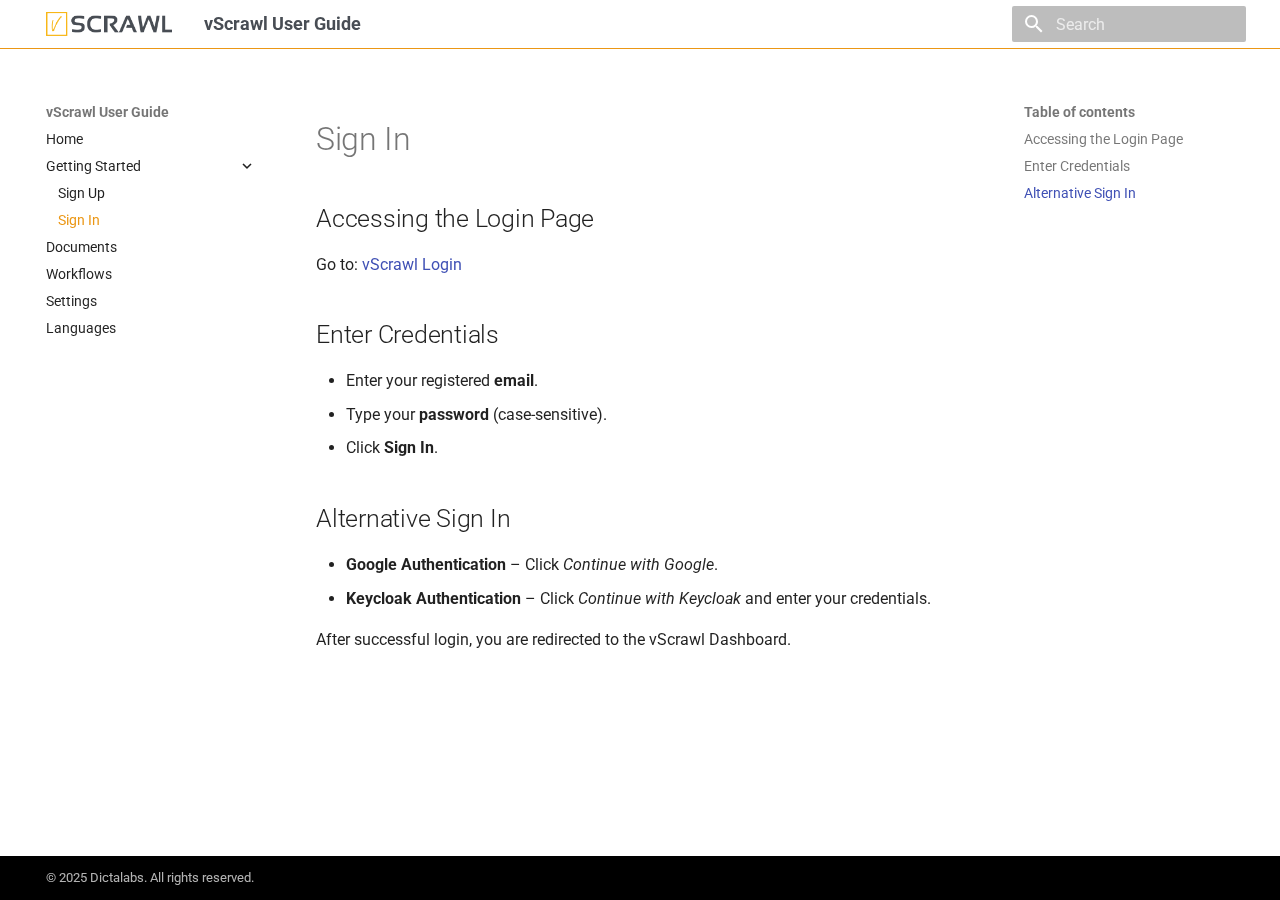
<file: signin/index.html>
<!doctype html>
<html lang="en" class="no-js">
  <head>
    
      <meta charset="utf-8">
      <meta name="viewport" content="width=device-width,initial-scale=1">
      
      
      
        <link rel="canonical" href="https://dictalabs.github.io/vscrawl-user-guide/signin/">
      
      
        <link rel="prev" href="../signup/">
      
      
        <link rel="next" href="../documents/">
      
      
      <link rel="icon" href="../images/vscrawl-favicon.png">
      <meta name="generator" content="mkdocs-1.6.1, mkdocs-material-9.5.48">
    
    
      
        <title>Sign In - vScrawl User Guide</title>
      
    
    
      <link rel="stylesheet" href="../assets/stylesheets/main.6f8fc17f.min.css">
      
      


    
    
      
    
    
      
        
        
        <link rel="preconnect" href="https://fonts.gstatic.com" crossorigin>
        <link rel="stylesheet" href="https://fonts.googleapis.com/css?family=Roboto:300,300i,400,400i,700,700i%7CRoboto+Mono:400,400i,700,700i&display=fallback">
        <style>:root{--md-text-font:"Roboto";--md-code-font:"Roboto Mono"}</style>
      
    
    
      <link rel="stylesheet" href="../extra.css">
    
    <script>__md_scope=new URL("..",location),__md_hash=e=>[...e].reduce(((e,_)=>(e<<5)-e+_.charCodeAt(0)),0),__md_get=(e,_=localStorage,t=__md_scope)=>JSON.parse(_.getItem(t.pathname+"."+e)),__md_set=(e,_,t=localStorage,a=__md_scope)=>{try{t.setItem(a.pathname+"."+e,JSON.stringify(_))}catch(e){}}</script>
    
      

    
    
    
  </head>
  
  
    <body dir="ltr">
  
    
    <input class="md-toggle" data-md-toggle="drawer" type="checkbox" id="__drawer" autocomplete="off">
    <input class="md-toggle" data-md-toggle="search" type="checkbox" id="__search" autocomplete="off">
    <label class="md-overlay" for="__drawer"></label>
    <div data-md-component="skip">
      
        
        <a href="#sign-in" class="md-skip">
          Skip to content
        </a>
      
    </div>
    <div data-md-component="announce">
      
    </div>
    
    
      

  

<header class="md-header md-header--shadow" data-md-component="header">
  <nav class="md-header__inner md-grid" aria-label="Header">
    <a href=".." title="vScrawl User Guide" class="md-header__button md-logo" aria-label="vScrawl User Guide" data-md-component="logo">
      
  <img src="../images/vscrawl-logo.png" alt="logo">

    </a>
    <label class="md-header__button md-icon" for="__drawer">
      
      <svg xmlns="http://www.w3.org/2000/svg" viewBox="0 0 24 24"><path d="M3 6h18v2H3zm0 5h18v2H3zm0 5h18v2H3z"/></svg>
    </label>
    <div class="md-header__title" data-md-component="header-title">
      <div class="md-header__ellipsis">
        <div class="md-header__topic">
          <span class="md-ellipsis">
            vScrawl User Guide
          </span>
        </div>
        <div class="md-header__topic" data-md-component="header-topic">
          <span class="md-ellipsis">
            
              Sign In
            
          </span>
        </div>
      </div>
    </div>
    
    
      <script>var palette=__md_get("__palette");if(palette&&palette.color){if("(prefers-color-scheme)"===palette.color.media){var media=matchMedia("(prefers-color-scheme: light)"),input=document.querySelector(media.matches?"[data-md-color-media='(prefers-color-scheme: light)']":"[data-md-color-media='(prefers-color-scheme: dark)']");palette.color.media=input.getAttribute("data-md-color-media"),palette.color.scheme=input.getAttribute("data-md-color-scheme"),palette.color.primary=input.getAttribute("data-md-color-primary"),palette.color.accent=input.getAttribute("data-md-color-accent")}for(var[key,value]of Object.entries(palette.color))document.body.setAttribute("data-md-color-"+key,value)}</script>
    
    
    
      <label class="md-header__button md-icon" for="__search">
        
        <svg xmlns="http://www.w3.org/2000/svg" viewBox="0 0 24 24"><path d="M9.5 3A6.5 6.5 0 0 1 16 9.5c0 1.61-.59 3.09-1.56 4.23l.27.27h.79l5 5-1.5 1.5-5-5v-.79l-.27-.27A6.52 6.52 0 0 1 9.5 16 6.5 6.5 0 0 1 3 9.5 6.5 6.5 0 0 1 9.5 3m0 2C7 5 5 7 5 9.5S7 14 9.5 14 14 12 14 9.5 12 5 9.5 5"/></svg>
      </label>
      <div class="md-search" data-md-component="search" role="dialog">
  <label class="md-search__overlay" for="__search"></label>
  <div class="md-search__inner" role="search">
    <form class="md-search__form" name="search">
      <input type="text" class="md-search__input" name="query" aria-label="Search" placeholder="Search" autocapitalize="off" autocorrect="off" autocomplete="off" spellcheck="false" data-md-component="search-query" required>
      <label class="md-search__icon md-icon" for="__search">
        
        <svg xmlns="http://www.w3.org/2000/svg" viewBox="0 0 24 24"><path d="M9.5 3A6.5 6.5 0 0 1 16 9.5c0 1.61-.59 3.09-1.56 4.23l.27.27h.79l5 5-1.5 1.5-5-5v-.79l-.27-.27A6.52 6.52 0 0 1 9.5 16 6.5 6.5 0 0 1 3 9.5 6.5 6.5 0 0 1 9.5 3m0 2C7 5 5 7 5 9.5S7 14 9.5 14 14 12 14 9.5 12 5 9.5 5"/></svg>
        
        <svg xmlns="http://www.w3.org/2000/svg" viewBox="0 0 24 24"><path d="M20 11v2H8l5.5 5.5-1.42 1.42L4.16 12l7.92-7.92L13.5 5.5 8 11z"/></svg>
      </label>
      <nav class="md-search__options" aria-label="Search">
        
        <button type="reset" class="md-search__icon md-icon" title="Clear" aria-label="Clear" tabindex="-1">
          
          <svg xmlns="http://www.w3.org/2000/svg" viewBox="0 0 24 24"><path d="M19 6.41 17.59 5 12 10.59 6.41 5 5 6.41 10.59 12 5 17.59 6.41 19 12 13.41 17.59 19 19 17.59 13.41 12z"/></svg>
        </button>
      </nav>
      
    </form>
    <div class="md-search__output">
      <div class="md-search__scrollwrap" tabindex="0" data-md-scrollfix>
        <div class="md-search-result" data-md-component="search-result">
          <div class="md-search-result__meta">
            Initializing search
          </div>
          <ol class="md-search-result__list" role="presentation"></ol>
        </div>
      </div>
    </div>
  </div>
</div>
    
    
  </nav>
  
</header>
    
    <div class="md-container" data-md-component="container">
      
      
        
          
        
      
      <main class="md-main" data-md-component="main">
        <div class="md-main__inner md-grid">
          
            
              
              <div class="md-sidebar md-sidebar--primary" data-md-component="sidebar" data-md-type="navigation" >
                <div class="md-sidebar__scrollwrap">
                  <div class="md-sidebar__inner">
                    



<nav class="md-nav md-nav--primary" aria-label="Navigation" data-md-level="0">
  <label class="md-nav__title" for="__drawer">
    <a href=".." title="vScrawl User Guide" class="md-nav__button md-logo" aria-label="vScrawl User Guide" data-md-component="logo">
      
  <img src="../images/vscrawl-logo.png" alt="logo">

    </a>
    vScrawl User Guide
  </label>
  
  <ul class="md-nav__list" data-md-scrollfix>
    
      
      
  
  
  
  
    <li class="md-nav__item">
      <a href=".." class="md-nav__link">
        
  
  <span class="md-ellipsis">
    Home
  </span>
  

      </a>
    </li>
  

    
      
      
  
  
    
  
  
  
    
    
    
    
    <li class="md-nav__item md-nav__item--active md-nav__item--nested">
      
        
        
        <input class="md-nav__toggle md-toggle " type="checkbox" id="__nav_2" checked>
        
          
          <label class="md-nav__link" for="__nav_2" id="__nav_2_label" tabindex="0">
            
  
  <span class="md-ellipsis">
    Getting Started
  </span>
  

            <span class="md-nav__icon md-icon"></span>
          </label>
        
        <nav class="md-nav" data-md-level="1" aria-labelledby="__nav_2_label" aria-expanded="true">
          <label class="md-nav__title" for="__nav_2">
            <span class="md-nav__icon md-icon"></span>
            Getting Started
          </label>
          <ul class="md-nav__list" data-md-scrollfix>
            
              
                
  
  
  
  
    <li class="md-nav__item">
      <a href="../signup/" class="md-nav__link">
        
  
  <span class="md-ellipsis">
    Sign Up
  </span>
  

      </a>
    </li>
  

              
            
              
                
  
  
    
  
  
  
    <li class="md-nav__item md-nav__item--active">
      
      <input class="md-nav__toggle md-toggle" type="checkbox" id="__toc">
      
      
        
      
      
        <label class="md-nav__link md-nav__link--active" for="__toc">
          
  
  <span class="md-ellipsis">
    Sign In
  </span>
  

          <span class="md-nav__icon md-icon"></span>
        </label>
      
      <a href="./" class="md-nav__link md-nav__link--active">
        
  
  <span class="md-ellipsis">
    Sign In
  </span>
  

      </a>
      
        

<nav class="md-nav md-nav--secondary" aria-label="Table of contents">
  
  
  
    
  
  
    <label class="md-nav__title" for="__toc">
      <span class="md-nav__icon md-icon"></span>
      Table of contents
    </label>
    <ul class="md-nav__list" data-md-component="toc" data-md-scrollfix>
      
        <li class="md-nav__item">
  <a href="#accessing-the-login-page" class="md-nav__link">
    <span class="md-ellipsis">
      Accessing the Login Page
    </span>
  </a>
  
</li>
      
        <li class="md-nav__item">
  <a href="#enter-credentials" class="md-nav__link">
    <span class="md-ellipsis">
      Enter Credentials
    </span>
  </a>
  
</li>
      
        <li class="md-nav__item">
  <a href="#alternative-sign-in" class="md-nav__link">
    <span class="md-ellipsis">
      Alternative Sign In
    </span>
  </a>
  
</li>
      
    </ul>
  
</nav>
      
    </li>
  

              
            
          </ul>
        </nav>
      
    </li>
  

    
      
      
  
  
  
  
    <li class="md-nav__item">
      <a href="../documents/" class="md-nav__link">
        
  
  <span class="md-ellipsis">
    Documents
  </span>
  

      </a>
    </li>
  

    
      
      
  
  
  
  
    <li class="md-nav__item">
      <a href="../workflows/" class="md-nav__link">
        
  
  <span class="md-ellipsis">
    Workflows
  </span>
  

      </a>
    </li>
  

    
      
      
  
  
  
  
    <li class="md-nav__item">
      <a href="../settings/" class="md-nav__link">
        
  
  <span class="md-ellipsis">
    Settings
  </span>
  

      </a>
    </li>
  

    
      
      
  
  
  
  
    <li class="md-nav__item">
      <a href="../languages/" class="md-nav__link">
        
  
  <span class="md-ellipsis">
    Languages
  </span>
  

      </a>
    </li>
  

    
  </ul>
</nav>
                  </div>
                </div>
              </div>
            
            
              
              <div class="md-sidebar md-sidebar--secondary" data-md-component="sidebar" data-md-type="toc" >
                <div class="md-sidebar__scrollwrap">
                  <div class="md-sidebar__inner">
                    

<nav class="md-nav md-nav--secondary" aria-label="Table of contents">
  
  
  
    
  
  
    <label class="md-nav__title" for="__toc">
      <span class="md-nav__icon md-icon"></span>
      Table of contents
    </label>
    <ul class="md-nav__list" data-md-component="toc" data-md-scrollfix>
      
        <li class="md-nav__item">
  <a href="#accessing-the-login-page" class="md-nav__link">
    <span class="md-ellipsis">
      Accessing the Login Page
    </span>
  </a>
  
</li>
      
        <li class="md-nav__item">
  <a href="#enter-credentials" class="md-nav__link">
    <span class="md-ellipsis">
      Enter Credentials
    </span>
  </a>
  
</li>
      
        <li class="md-nav__item">
  <a href="#alternative-sign-in" class="md-nav__link">
    <span class="md-ellipsis">
      Alternative Sign In
    </span>
  </a>
  
</li>
      
    </ul>
  
</nav>
                  </div>
                </div>
              </div>
            
          
          
            <div class="md-content" data-md-component="content">
              <article class="md-content__inner md-typeset">
                
                  


<h1 id="sign-in">Sign In</h1>
<h2 id="accessing-the-login-page">Accessing the Login Page</h2>
<p>Go to: <a href="https://app.vscrawl.com/sign-in?redirectURL=%2Fdocuments%2Fall-documents">vScrawl Login</a></p>
<h2 id="enter-credentials">Enter Credentials</h2>
<ul>
<li>Enter your registered <strong>email</strong>.  </li>
<li>Type your <strong>password</strong> (case-sensitive).  </li>
<li>Click <strong>Sign In</strong>.</li>
</ul>
<h2 id="alternative-sign-in">Alternative Sign In</h2>
<ul>
<li><strong>Google Authentication</strong> – Click <em>Continue with Google</em>.  </li>
<li><strong>Keycloak Authentication</strong> – Click <em>Continue with Keycloak</em> and enter your credentials.  </li>
</ul>
<p>After successful login, you are redirected to the vScrawl Dashboard.</p>












                
              </article>
            </div>
          
          
<script>var target=document.getElementById(location.hash.slice(1));target&&target.name&&(target.checked=target.name.startsWith("__tabbed_"))</script>
        </div>
        
      </main>
      
        <footer class="md-footer">
  
  <div class="md-footer-meta md-typeset">
    <div class="md-footer-meta__inner md-grid">
      <div class="md-copyright">
  
    <div class="md-copyright__highlight">
      © 2025 Dictalabs. All rights reserved.
    </div>
  
  
</div>
      
    </div>
  </div>
</footer>
      
    </div>
    <div class="md-dialog" data-md-component="dialog">
      <div class="md-dialog__inner md-typeset"></div>
    </div>
    
    
    <script id="__config" type="application/json">{"base": "..", "features": [], "search": "../assets/javascripts/workers/search.6ce7567c.min.js", "translations": {"clipboard.copied": "Copied to clipboard", "clipboard.copy": "Copy to clipboard", "search.result.more.one": "1 more on this page", "search.result.more.other": "# more on this page", "search.result.none": "No matching documents", "search.result.one": "1 matching document", "search.result.other": "# matching documents", "search.result.placeholder": "Type to start searching", "search.result.term.missing": "Missing", "select.version": "Select version"}}</script>
    
    
      <script src="../assets/javascripts/bundle.83f73b43.min.js"></script>
      
        <script src="../extra.js"></script>
      
    
  </body>
</html>
</file>
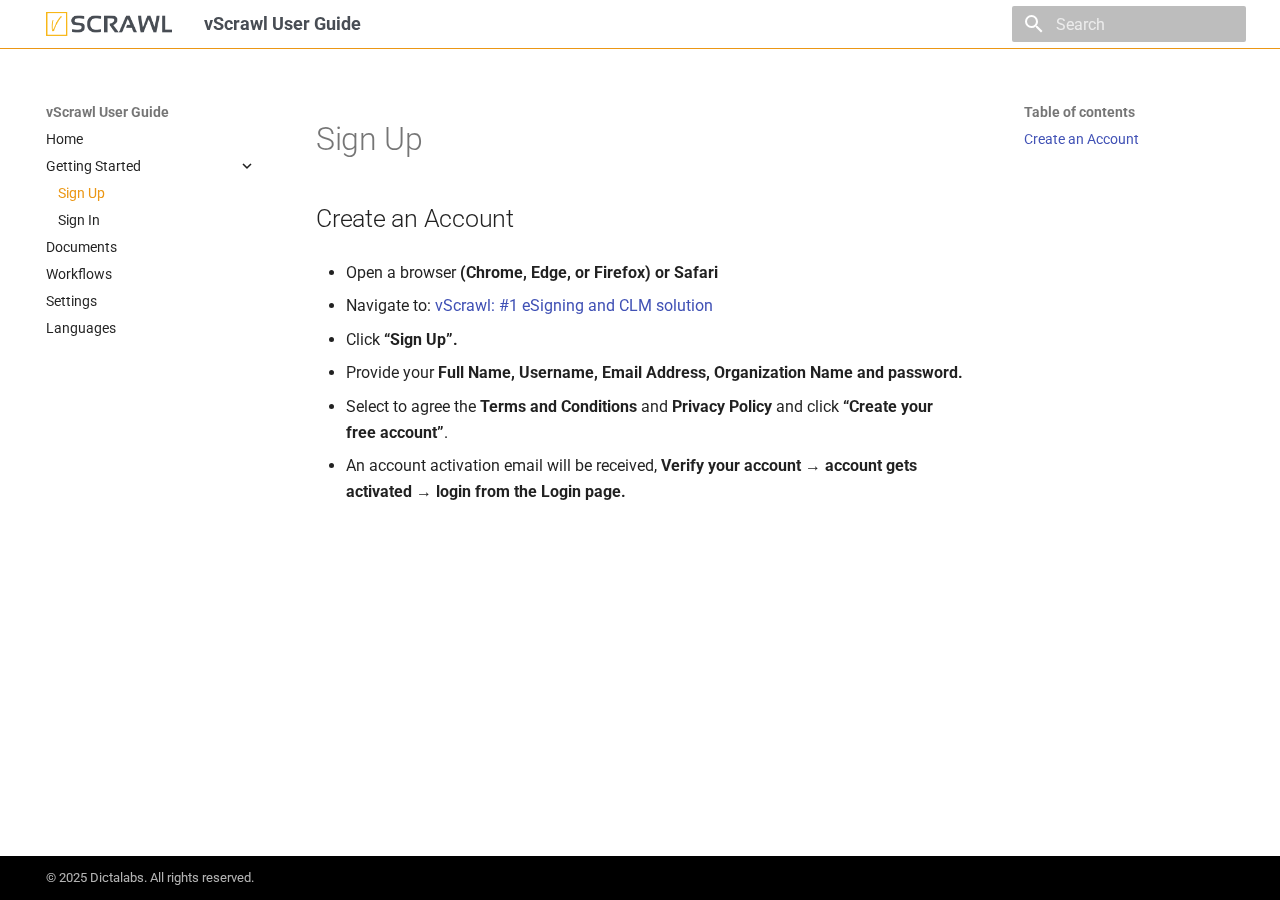
<file: signup/index.html>
<!doctype html>
<html lang="en" class="no-js">
  <head>
    
      <meta charset="utf-8">
      <meta name="viewport" content="width=device-width,initial-scale=1">
      
      
      
        <link rel="canonical" href="https://dictalabs.github.io/vscrawl-user-guide/signup/">
      
      
        <link rel="prev" href="..">
      
      
        <link rel="next" href="../signin/">
      
      
      <link rel="icon" href="../images/vscrawl-favicon.png">
      <meta name="generator" content="mkdocs-1.6.1, mkdocs-material-9.5.48">
    
    
      
        <title>Sign Up - vScrawl User Guide</title>
      
    
    
      <link rel="stylesheet" href="../assets/stylesheets/main.6f8fc17f.min.css">
      
      


    
    
      
    
    
      
        
        
        <link rel="preconnect" href="https://fonts.gstatic.com" crossorigin>
        <link rel="stylesheet" href="https://fonts.googleapis.com/css?family=Roboto:300,300i,400,400i,700,700i%7CRoboto+Mono:400,400i,700,700i&display=fallback">
        <style>:root{--md-text-font:"Roboto";--md-code-font:"Roboto Mono"}</style>
      
    
    
      <link rel="stylesheet" href="../extra.css">
    
    <script>__md_scope=new URL("..",location),__md_hash=e=>[...e].reduce(((e,_)=>(e<<5)-e+_.charCodeAt(0)),0),__md_get=(e,_=localStorage,t=__md_scope)=>JSON.parse(_.getItem(t.pathname+"."+e)),__md_set=(e,_,t=localStorage,a=__md_scope)=>{try{t.setItem(a.pathname+"."+e,JSON.stringify(_))}catch(e){}}</script>
    
      

    
    
    
  </head>
  
  
    <body dir="ltr">
  
    
    <input class="md-toggle" data-md-toggle="drawer" type="checkbox" id="__drawer" autocomplete="off">
    <input class="md-toggle" data-md-toggle="search" type="checkbox" id="__search" autocomplete="off">
    <label class="md-overlay" for="__drawer"></label>
    <div data-md-component="skip">
      
        
        <a href="#sign-up" class="md-skip">
          Skip to content
        </a>
      
    </div>
    <div data-md-component="announce">
      
    </div>
    
    
      

  

<header class="md-header md-header--shadow" data-md-component="header">
  <nav class="md-header__inner md-grid" aria-label="Header">
    <a href=".." title="vScrawl User Guide" class="md-header__button md-logo" aria-label="vScrawl User Guide" data-md-component="logo">
      
  <img src="../images/vscrawl-logo.png" alt="logo">

    </a>
    <label class="md-header__button md-icon" for="__drawer">
      
      <svg xmlns="http://www.w3.org/2000/svg" viewBox="0 0 24 24"><path d="M3 6h18v2H3zm0 5h18v2H3zm0 5h18v2H3z"/></svg>
    </label>
    <div class="md-header__title" data-md-component="header-title">
      <div class="md-header__ellipsis">
        <div class="md-header__topic">
          <span class="md-ellipsis">
            vScrawl User Guide
          </span>
        </div>
        <div class="md-header__topic" data-md-component="header-topic">
          <span class="md-ellipsis">
            
              Sign Up
            
          </span>
        </div>
      </div>
    </div>
    
    
      <script>var palette=__md_get("__palette");if(palette&&palette.color){if("(prefers-color-scheme)"===palette.color.media){var media=matchMedia("(prefers-color-scheme: light)"),input=document.querySelector(media.matches?"[data-md-color-media='(prefers-color-scheme: light)']":"[data-md-color-media='(prefers-color-scheme: dark)']");palette.color.media=input.getAttribute("data-md-color-media"),palette.color.scheme=input.getAttribute("data-md-color-scheme"),palette.color.primary=input.getAttribute("data-md-color-primary"),palette.color.accent=input.getAttribute("data-md-color-accent")}for(var[key,value]of Object.entries(palette.color))document.body.setAttribute("data-md-color-"+key,value)}</script>
    
    
    
      <label class="md-header__button md-icon" for="__search">
        
        <svg xmlns="http://www.w3.org/2000/svg" viewBox="0 0 24 24"><path d="M9.5 3A6.5 6.5 0 0 1 16 9.5c0 1.61-.59 3.09-1.56 4.23l.27.27h.79l5 5-1.5 1.5-5-5v-.79l-.27-.27A6.52 6.52 0 0 1 9.5 16 6.5 6.5 0 0 1 3 9.5 6.5 6.5 0 0 1 9.5 3m0 2C7 5 5 7 5 9.5S7 14 9.5 14 14 12 14 9.5 12 5 9.5 5"/></svg>
      </label>
      <div class="md-search" data-md-component="search" role="dialog">
  <label class="md-search__overlay" for="__search"></label>
  <div class="md-search__inner" role="search">
    <form class="md-search__form" name="search">
      <input type="text" class="md-search__input" name="query" aria-label="Search" placeholder="Search" autocapitalize="off" autocorrect="off" autocomplete="off" spellcheck="false" data-md-component="search-query" required>
      <label class="md-search__icon md-icon" for="__search">
        
        <svg xmlns="http://www.w3.org/2000/svg" viewBox="0 0 24 24"><path d="M9.5 3A6.5 6.5 0 0 1 16 9.5c0 1.61-.59 3.09-1.56 4.23l.27.27h.79l5 5-1.5 1.5-5-5v-.79l-.27-.27A6.52 6.52 0 0 1 9.5 16 6.5 6.5 0 0 1 3 9.5 6.5 6.5 0 0 1 9.5 3m0 2C7 5 5 7 5 9.5S7 14 9.5 14 14 12 14 9.5 12 5 9.5 5"/></svg>
        
        <svg xmlns="http://www.w3.org/2000/svg" viewBox="0 0 24 24"><path d="M20 11v2H8l5.5 5.5-1.42 1.42L4.16 12l7.92-7.92L13.5 5.5 8 11z"/></svg>
      </label>
      <nav class="md-search__options" aria-label="Search">
        
        <button type="reset" class="md-search__icon md-icon" title="Clear" aria-label="Clear" tabindex="-1">
          
          <svg xmlns="http://www.w3.org/2000/svg" viewBox="0 0 24 24"><path d="M19 6.41 17.59 5 12 10.59 6.41 5 5 6.41 10.59 12 5 17.59 6.41 19 12 13.41 17.59 19 19 17.59 13.41 12z"/></svg>
        </button>
      </nav>
      
    </form>
    <div class="md-search__output">
      <div class="md-search__scrollwrap" tabindex="0" data-md-scrollfix>
        <div class="md-search-result" data-md-component="search-result">
          <div class="md-search-result__meta">
            Initializing search
          </div>
          <ol class="md-search-result__list" role="presentation"></ol>
        </div>
      </div>
    </div>
  </div>
</div>
    
    
  </nav>
  
</header>
    
    <div class="md-container" data-md-component="container">
      
      
        
          
        
      
      <main class="md-main" data-md-component="main">
        <div class="md-main__inner md-grid">
          
            
              
              <div class="md-sidebar md-sidebar--primary" data-md-component="sidebar" data-md-type="navigation" >
                <div class="md-sidebar__scrollwrap">
                  <div class="md-sidebar__inner">
                    



<nav class="md-nav md-nav--primary" aria-label="Navigation" data-md-level="0">
  <label class="md-nav__title" for="__drawer">
    <a href=".." title="vScrawl User Guide" class="md-nav__button md-logo" aria-label="vScrawl User Guide" data-md-component="logo">
      
  <img src="../images/vscrawl-logo.png" alt="logo">

    </a>
    vScrawl User Guide
  </label>
  
  <ul class="md-nav__list" data-md-scrollfix>
    
      
      
  
  
  
  
    <li class="md-nav__item">
      <a href=".." class="md-nav__link">
        
  
  <span class="md-ellipsis">
    Home
  </span>
  

      </a>
    </li>
  

    
      
      
  
  
    
  
  
  
    
    
    
    
    <li class="md-nav__item md-nav__item--active md-nav__item--nested">
      
        
        
        <input class="md-nav__toggle md-toggle " type="checkbox" id="__nav_2" checked>
        
          
          <label class="md-nav__link" for="__nav_2" id="__nav_2_label" tabindex="0">
            
  
  <span class="md-ellipsis">
    Getting Started
  </span>
  

            <span class="md-nav__icon md-icon"></span>
          </label>
        
        <nav class="md-nav" data-md-level="1" aria-labelledby="__nav_2_label" aria-expanded="true">
          <label class="md-nav__title" for="__nav_2">
            <span class="md-nav__icon md-icon"></span>
            Getting Started
          </label>
          <ul class="md-nav__list" data-md-scrollfix>
            
              
                
  
  
    
  
  
  
    <li class="md-nav__item md-nav__item--active">
      
      <input class="md-nav__toggle md-toggle" type="checkbox" id="__toc">
      
      
        
      
      
        <label class="md-nav__link md-nav__link--active" for="__toc">
          
  
  <span class="md-ellipsis">
    Sign Up
  </span>
  

          <span class="md-nav__icon md-icon"></span>
        </label>
      
      <a href="./" class="md-nav__link md-nav__link--active">
        
  
  <span class="md-ellipsis">
    Sign Up
  </span>
  

      </a>
      
        

<nav class="md-nav md-nav--secondary" aria-label="Table of contents">
  
  
  
    
  
  
    <label class="md-nav__title" for="__toc">
      <span class="md-nav__icon md-icon"></span>
      Table of contents
    </label>
    <ul class="md-nav__list" data-md-component="toc" data-md-scrollfix>
      
        <li class="md-nav__item">
  <a href="#create-an-account" class="md-nav__link">
    <span class="md-ellipsis">
      Create an Account
    </span>
  </a>
  
</li>
      
    </ul>
  
</nav>
      
    </li>
  

              
            
              
                
  
  
  
  
    <li class="md-nav__item">
      <a href="../signin/" class="md-nav__link">
        
  
  <span class="md-ellipsis">
    Sign In
  </span>
  

      </a>
    </li>
  

              
            
          </ul>
        </nav>
      
    </li>
  

    
      
      
  
  
  
  
    <li class="md-nav__item">
      <a href="../documents/" class="md-nav__link">
        
  
  <span class="md-ellipsis">
    Documents
  </span>
  

      </a>
    </li>
  

    
      
      
  
  
  
  
    <li class="md-nav__item">
      <a href="../workflows/" class="md-nav__link">
        
  
  <span class="md-ellipsis">
    Workflows
  </span>
  

      </a>
    </li>
  

    
      
      
  
  
  
  
    <li class="md-nav__item">
      <a href="../settings/" class="md-nav__link">
        
  
  <span class="md-ellipsis">
    Settings
  </span>
  

      </a>
    </li>
  

    
      
      
  
  
  
  
    <li class="md-nav__item">
      <a href="../languages/" class="md-nav__link">
        
  
  <span class="md-ellipsis">
    Languages
  </span>
  

      </a>
    </li>
  

    
  </ul>
</nav>
                  </div>
                </div>
              </div>
            
            
              
              <div class="md-sidebar md-sidebar--secondary" data-md-component="sidebar" data-md-type="toc" >
                <div class="md-sidebar__scrollwrap">
                  <div class="md-sidebar__inner">
                    

<nav class="md-nav md-nav--secondary" aria-label="Table of contents">
  
  
  
    
  
  
    <label class="md-nav__title" for="__toc">
      <span class="md-nav__icon md-icon"></span>
      Table of contents
    </label>
    <ul class="md-nav__list" data-md-component="toc" data-md-scrollfix>
      
        <li class="md-nav__item">
  <a href="#create-an-account" class="md-nav__link">
    <span class="md-ellipsis">
      Create an Account
    </span>
  </a>
  
</li>
      
    </ul>
  
</nav>
                  </div>
                </div>
              </div>
            
          
          
            <div class="md-content" data-md-component="content">
              <article class="md-content__inner md-typeset">
                
                  


<h1 id="sign-up">Sign Up</h1>
<h2 id="create-an-account">Create an Account</h2>
<ul>
<li>
<p>Open a browser <strong>(Chrome, Edge, or Firefox) or Safari</strong></p>
</li>
<li>
<p>Navigate to: <a href="https://app.vscrawl.com/sign-in?redirectURL=%2Fdocuments%2Fall-documents" title="https://app.vscrawl.com/sign-in?redirectURL=%2Fdocuments%2Fall-documents">vScrawl: #1 eSigning and CLM solution</a></p>
</li>
<li>
<p>Click <strong>“Sign Up”.</strong></p>
</li>
<li>
<p>Provide your <strong>Full Name, Username, Email Address, Organization Name and password.</strong></p>
</li>
<li>
<p>Select to agree the <strong>Terms and Conditions</strong> and <strong>Privacy Policy</strong> and click <strong>“Create your free account”</strong>.</p>
</li>
<li>
<p>An account activation email will be received, <strong>Verify your account</strong> → <strong>account gets activated</strong> → <strong>login from the Login page.</strong></p>
</li>
</ul>












                
              </article>
            </div>
          
          
<script>var target=document.getElementById(location.hash.slice(1));target&&target.name&&(target.checked=target.name.startsWith("__tabbed_"))</script>
        </div>
        
      </main>
      
        <footer class="md-footer">
  
  <div class="md-footer-meta md-typeset">
    <div class="md-footer-meta__inner md-grid">
      <div class="md-copyright">
  
    <div class="md-copyright__highlight">
      © 2025 Dictalabs. All rights reserved.
    </div>
  
  
</div>
      
    </div>
  </div>
</footer>
      
    </div>
    <div class="md-dialog" data-md-component="dialog">
      <div class="md-dialog__inner md-typeset"></div>
    </div>
    
    
    <script id="__config" type="application/json">{"base": "..", "features": [], "search": "../assets/javascripts/workers/search.6ce7567c.min.js", "translations": {"clipboard.copied": "Copied to clipboard", "clipboard.copy": "Copy to clipboard", "search.result.more.one": "1 more on this page", "search.result.more.other": "# more on this page", "search.result.none": "No matching documents", "search.result.one": "1 matching document", "search.result.other": "# matching documents", "search.result.placeholder": "Type to start searching", "search.result.term.missing": "Missing", "select.version": "Select version"}}</script>
    
    
      <script src="../assets/javascripts/bundle.83f73b43.min.js"></script>
      
        <script src="../extra.js"></script>
      
    
  </body>
</html>
</file>
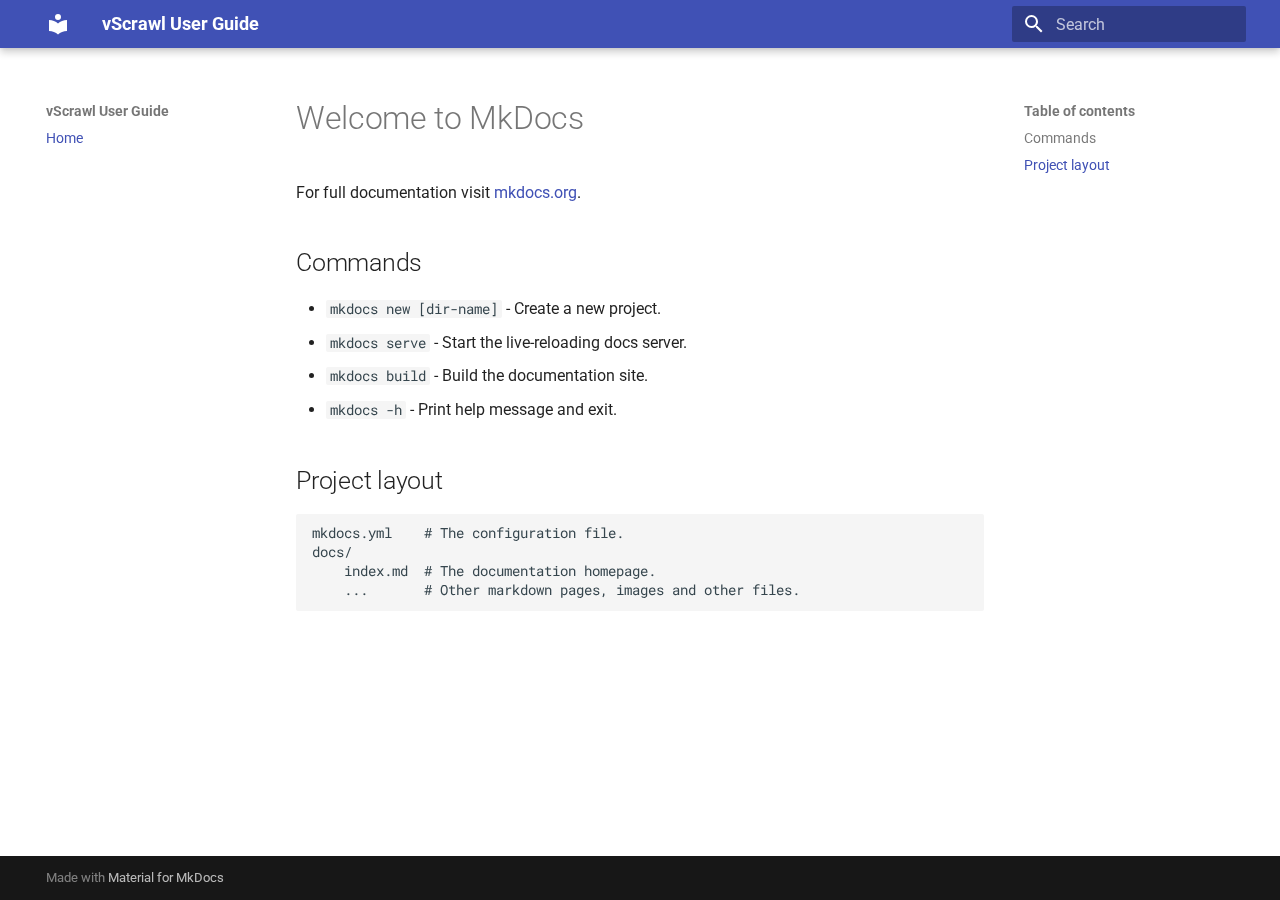
<file: site/index.html>
<!doctype html>
<html lang="en" class="no-js">
  <head>
    
      <meta charset="utf-8">
      <meta name="viewport" content="width=device-width,initial-scale=1">
      
      
      
        <link rel="canonical" href="https://dictalabs.github.io/vscrawl-user-guide/">
      
      
      
      
      <link rel="icon" href="assets/images/favicon.png">
      <meta name="generator" content="mkdocs-1.6.1, mkdocs-material-9.5.48">
    
    
      
        <title>vScrawl User Guide</title>
      
    
    
      <link rel="stylesheet" href="assets/stylesheets/main.6f8fc17f.min.css">
      
      


    
    
      
    
    
      
        
        
        <link rel="preconnect" href="https://fonts.gstatic.com" crossorigin>
        <link rel="stylesheet" href="https://fonts.googleapis.com/css?family=Roboto:300,300i,400,400i,700,700i%7CRoboto+Mono:400,400i,700,700i&display=fallback">
        <style>:root{--md-text-font:"Roboto";--md-code-font:"Roboto Mono"}</style>
      
    
    
    <script>__md_scope=new URL(".",location),__md_hash=e=>[...e].reduce(((e,_)=>(e<<5)-e+_.charCodeAt(0)),0),__md_get=(e,_=localStorage,t=__md_scope)=>JSON.parse(_.getItem(t.pathname+"."+e)),__md_set=(e,_,t=localStorage,a=__md_scope)=>{try{t.setItem(a.pathname+"."+e,JSON.stringify(_))}catch(e){}}</script>
    
      

    
    
    
  </head>
  
  
    <body dir="ltr">
  
    
    <input class="md-toggle" data-md-toggle="drawer" type="checkbox" id="__drawer" autocomplete="off">
    <input class="md-toggle" data-md-toggle="search" type="checkbox" id="__search" autocomplete="off">
    <label class="md-overlay" for="__drawer"></label>
    <div data-md-component="skip">
      
        
        <a href="#welcome-to-mkdocs" class="md-skip">
          Skip to content
        </a>
      
    </div>
    <div data-md-component="announce">
      
    </div>
    
    
      

  

<header class="md-header md-header--shadow" data-md-component="header">
  <nav class="md-header__inner md-grid" aria-label="Header">
    <a href="." title="vScrawl User Guide" class="md-header__button md-logo" aria-label="vScrawl User Guide" data-md-component="logo">
      
  
  <svg xmlns="http://www.w3.org/2000/svg" viewBox="0 0 24 24"><path d="M12 8a3 3 0 0 0 3-3 3 3 0 0 0-3-3 3 3 0 0 0-3 3 3 3 0 0 0 3 3m0 3.54C9.64 9.35 6.5 8 3 8v11c3.5 0 6.64 1.35 9 3.54 2.36-2.19 5.5-3.54 9-3.54V8c-3.5 0-6.64 1.35-9 3.54"/></svg>

    </a>
    <label class="md-header__button md-icon" for="__drawer">
      
      <svg xmlns="http://www.w3.org/2000/svg" viewBox="0 0 24 24"><path d="M3 6h18v2H3zm0 5h18v2H3zm0 5h18v2H3z"/></svg>
    </label>
    <div class="md-header__title" data-md-component="header-title">
      <div class="md-header__ellipsis">
        <div class="md-header__topic">
          <span class="md-ellipsis">
            vScrawl User Guide
          </span>
        </div>
        <div class="md-header__topic" data-md-component="header-topic">
          <span class="md-ellipsis">
            
              Home
            
          </span>
        </div>
      </div>
    </div>
    
    
      <script>var palette=__md_get("__palette");if(palette&&palette.color){if("(prefers-color-scheme)"===palette.color.media){var media=matchMedia("(prefers-color-scheme: light)"),input=document.querySelector(media.matches?"[data-md-color-media='(prefers-color-scheme: light)']":"[data-md-color-media='(prefers-color-scheme: dark)']");palette.color.media=input.getAttribute("data-md-color-media"),palette.color.scheme=input.getAttribute("data-md-color-scheme"),palette.color.primary=input.getAttribute("data-md-color-primary"),palette.color.accent=input.getAttribute("data-md-color-accent")}for(var[key,value]of Object.entries(palette.color))document.body.setAttribute("data-md-color-"+key,value)}</script>
    
    
    
      <label class="md-header__button md-icon" for="__search">
        
        <svg xmlns="http://www.w3.org/2000/svg" viewBox="0 0 24 24"><path d="M9.5 3A6.5 6.5 0 0 1 16 9.5c0 1.61-.59 3.09-1.56 4.23l.27.27h.79l5 5-1.5 1.5-5-5v-.79l-.27-.27A6.52 6.52 0 0 1 9.5 16 6.5 6.5 0 0 1 3 9.5 6.5 6.5 0 0 1 9.5 3m0 2C7 5 5 7 5 9.5S7 14 9.5 14 14 12 14 9.5 12 5 9.5 5"/></svg>
      </label>
      <div class="md-search" data-md-component="search" role="dialog">
  <label class="md-search__overlay" for="__search"></label>
  <div class="md-search__inner" role="search">
    <form class="md-search__form" name="search">
      <input type="text" class="md-search__input" name="query" aria-label="Search" placeholder="Search" autocapitalize="off" autocorrect="off" autocomplete="off" spellcheck="false" data-md-component="search-query" required>
      <label class="md-search__icon md-icon" for="__search">
        
        <svg xmlns="http://www.w3.org/2000/svg" viewBox="0 0 24 24"><path d="M9.5 3A6.5 6.5 0 0 1 16 9.5c0 1.61-.59 3.09-1.56 4.23l.27.27h.79l5 5-1.5 1.5-5-5v-.79l-.27-.27A6.52 6.52 0 0 1 9.5 16 6.5 6.5 0 0 1 3 9.5 6.5 6.5 0 0 1 9.5 3m0 2C7 5 5 7 5 9.5S7 14 9.5 14 14 12 14 9.5 12 5 9.5 5"/></svg>
        
        <svg xmlns="http://www.w3.org/2000/svg" viewBox="0 0 24 24"><path d="M20 11v2H8l5.5 5.5-1.42 1.42L4.16 12l7.92-7.92L13.5 5.5 8 11z"/></svg>
      </label>
      <nav class="md-search__options" aria-label="Search">
        
        <button type="reset" class="md-search__icon md-icon" title="Clear" aria-label="Clear" tabindex="-1">
          
          <svg xmlns="http://www.w3.org/2000/svg" viewBox="0 0 24 24"><path d="M19 6.41 17.59 5 12 10.59 6.41 5 5 6.41 10.59 12 5 17.59 6.41 19 12 13.41 17.59 19 19 17.59 13.41 12z"/></svg>
        </button>
      </nav>
      
    </form>
    <div class="md-search__output">
      <div class="md-search__scrollwrap" tabindex="0" data-md-scrollfix>
        <div class="md-search-result" data-md-component="search-result">
          <div class="md-search-result__meta">
            Initializing search
          </div>
          <ol class="md-search-result__list" role="presentation"></ol>
        </div>
      </div>
    </div>
  </div>
</div>
    
    
  </nav>
  
</header>
    
    <div class="md-container" data-md-component="container">
      
      
        
          
        
      
      <main class="md-main" data-md-component="main">
        <div class="md-main__inner md-grid">
          
            
              
              <div class="md-sidebar md-sidebar--primary" data-md-component="sidebar" data-md-type="navigation" >
                <div class="md-sidebar__scrollwrap">
                  <div class="md-sidebar__inner">
                    



<nav class="md-nav md-nav--primary" aria-label="Navigation" data-md-level="0">
  <label class="md-nav__title" for="__drawer">
    <a href="." title="vScrawl User Guide" class="md-nav__button md-logo" aria-label="vScrawl User Guide" data-md-component="logo">
      
  
  <svg xmlns="http://www.w3.org/2000/svg" viewBox="0 0 24 24"><path d="M12 8a3 3 0 0 0 3-3 3 3 0 0 0-3-3 3 3 0 0 0-3 3 3 3 0 0 0 3 3m0 3.54C9.64 9.35 6.5 8 3 8v11c3.5 0 6.64 1.35 9 3.54 2.36-2.19 5.5-3.54 9-3.54V8c-3.5 0-6.64 1.35-9 3.54"/></svg>

    </a>
    vScrawl User Guide
  </label>
  
  <ul class="md-nav__list" data-md-scrollfix>
    
      
      
  
  
    
  
  
  
    <li class="md-nav__item md-nav__item--active">
      
      <input class="md-nav__toggle md-toggle" type="checkbox" id="__toc">
      
      
        
      
      
        <label class="md-nav__link md-nav__link--active" for="__toc">
          
  
  <span class="md-ellipsis">
    Home
  </span>
  

          <span class="md-nav__icon md-icon"></span>
        </label>
      
      <a href="." class="md-nav__link md-nav__link--active">
        
  
  <span class="md-ellipsis">
    Home
  </span>
  

      </a>
      
        

<nav class="md-nav md-nav--secondary" aria-label="Table of contents">
  
  
  
    
  
  
    <label class="md-nav__title" for="__toc">
      <span class="md-nav__icon md-icon"></span>
      Table of contents
    </label>
    <ul class="md-nav__list" data-md-component="toc" data-md-scrollfix>
      
        <li class="md-nav__item">
  <a href="#commands" class="md-nav__link">
    <span class="md-ellipsis">
      Commands
    </span>
  </a>
  
</li>
      
        <li class="md-nav__item">
  <a href="#project-layout" class="md-nav__link">
    <span class="md-ellipsis">
      Project layout
    </span>
  </a>
  
</li>
      
    </ul>
  
</nav>
      
    </li>
  

    
  </ul>
</nav>
                  </div>
                </div>
              </div>
            
            
              
              <div class="md-sidebar md-sidebar--secondary" data-md-component="sidebar" data-md-type="toc" >
                <div class="md-sidebar__scrollwrap">
                  <div class="md-sidebar__inner">
                    

<nav class="md-nav md-nav--secondary" aria-label="Table of contents">
  
  
  
    
  
  
    <label class="md-nav__title" for="__toc">
      <span class="md-nav__icon md-icon"></span>
      Table of contents
    </label>
    <ul class="md-nav__list" data-md-component="toc" data-md-scrollfix>
      
        <li class="md-nav__item">
  <a href="#commands" class="md-nav__link">
    <span class="md-ellipsis">
      Commands
    </span>
  </a>
  
</li>
      
        <li class="md-nav__item">
  <a href="#project-layout" class="md-nav__link">
    <span class="md-ellipsis">
      Project layout
    </span>
  </a>
  
</li>
      
    </ul>
  
</nav>
                  </div>
                </div>
              </div>
            
          
          
            <div class="md-content" data-md-component="content">
              <article class="md-content__inner md-typeset">
                
                  


<h1 id="welcome-to-mkdocs">Welcome to MkDocs</h1>
<p>For full documentation visit <a href="https://www.mkdocs.org">mkdocs.org</a>.</p>
<h2 id="commands">Commands</h2>
<ul>
<li><code>mkdocs new [dir-name]</code> - Create a new project.</li>
<li><code>mkdocs serve</code> - Start the live-reloading docs server.</li>
<li><code>mkdocs build</code> - Build the documentation site.</li>
<li><code>mkdocs -h</code> - Print help message and exit.</li>
</ul>
<h2 id="project-layout">Project layout</h2>
<pre><code>mkdocs.yml    # The configuration file.
docs/
    index.md  # The documentation homepage.
    ...       # Other markdown pages, images and other files.
</code></pre>












                
              </article>
            </div>
          
          
<script>var target=document.getElementById(location.hash.slice(1));target&&target.name&&(target.checked=target.name.startsWith("__tabbed_"))</script>
        </div>
        
      </main>
      
        <footer class="md-footer">
  
  <div class="md-footer-meta md-typeset">
    <div class="md-footer-meta__inner md-grid">
      <div class="md-copyright">
  
  
    Made with
    <a href="https://squidfunk.github.io/mkdocs-material/" target="_blank" rel="noopener">
      Material for MkDocs
    </a>
  
</div>
      
    </div>
  </div>
</footer>
      
    </div>
    <div class="md-dialog" data-md-component="dialog">
      <div class="md-dialog__inner md-typeset"></div>
    </div>
    
    
    <script id="__config" type="application/json">{"base": ".", "features": [], "search": "assets/javascripts/workers/search.6ce7567c.min.js", "translations": {"clipboard.copied": "Copied to clipboard", "clipboard.copy": "Copy to clipboard", "search.result.more.one": "1 more on this page", "search.result.more.other": "# more on this page", "search.result.none": "No matching documents", "search.result.one": "1 matching document", "search.result.other": "# matching documents", "search.result.placeholder": "Type to start searching", "search.result.term.missing": "Missing", "select.version": "Select version"}}</script>
    
    
      <script src="assets/javascripts/bundle.83f73b43.min.js"></script>
      
    
  </body>
</html>
</file>
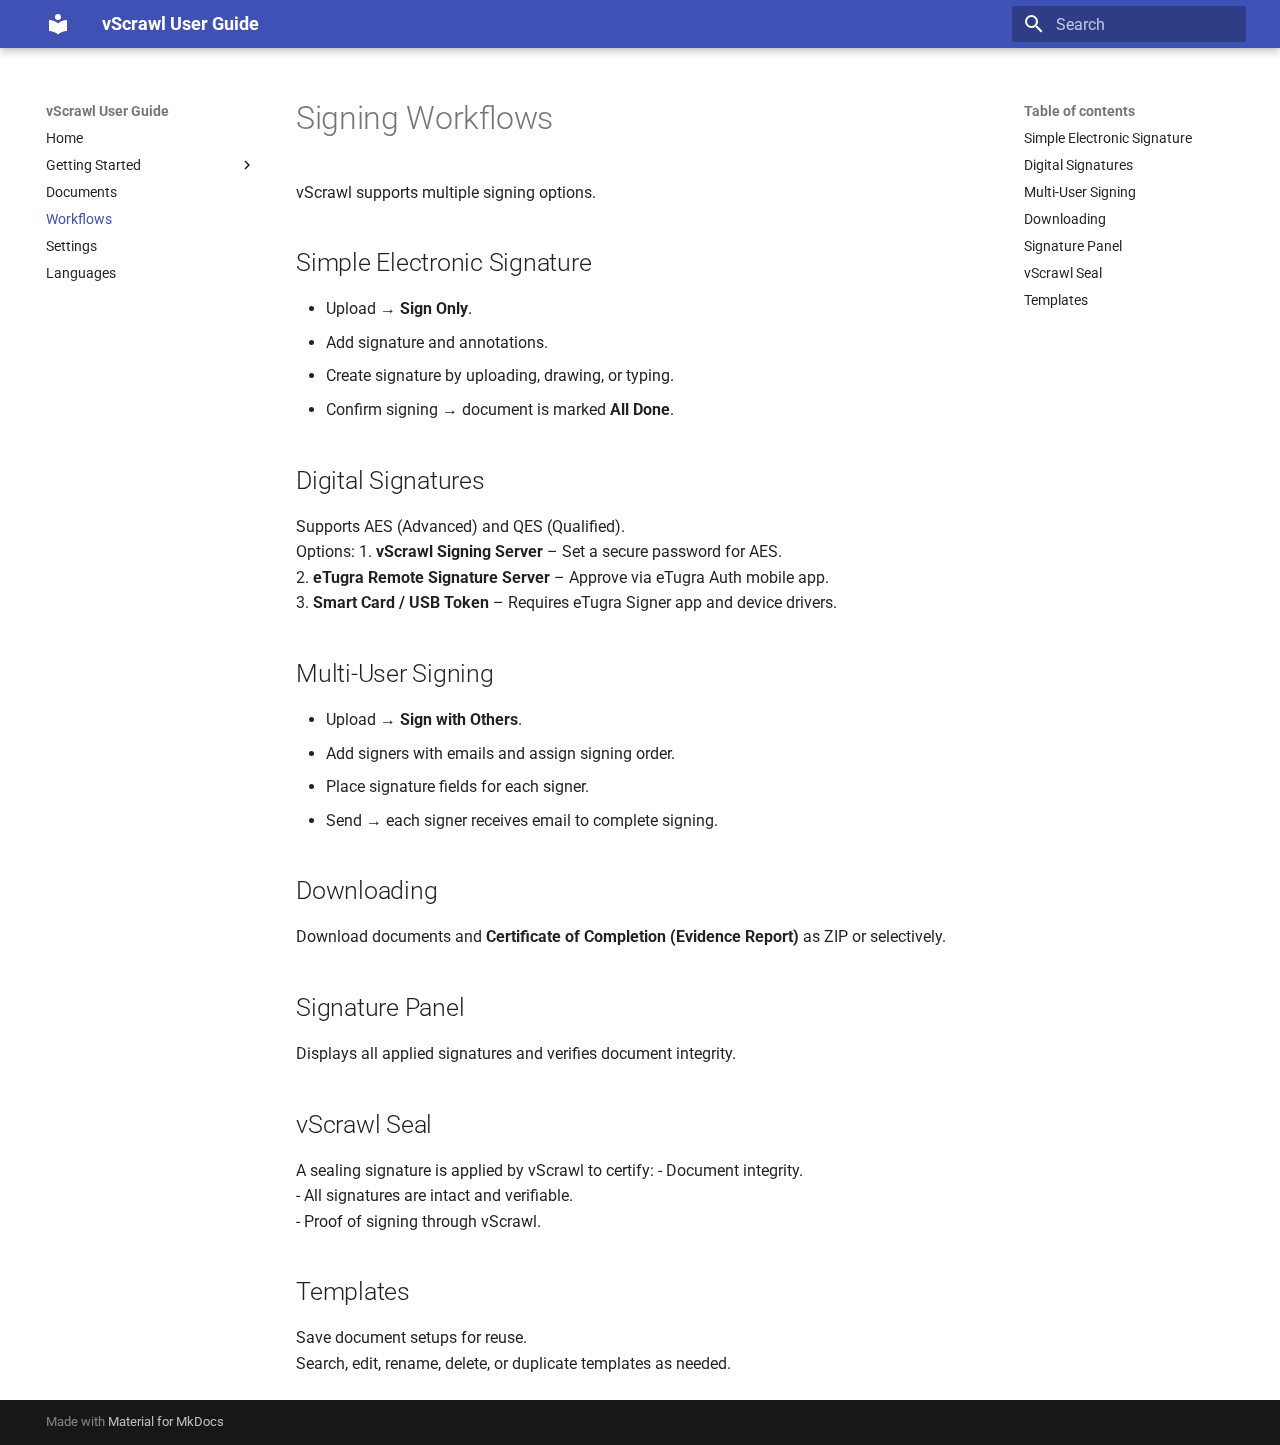
<file: workflows/index.html>
<!doctype html>
<html lang="en" class="no-js">
  <head>
    
      <meta charset="utf-8">
      <meta name="viewport" content="width=device-width,initial-scale=1">
      
      
      
        <link rel="canonical" href="https://dictalabs.github.io/vscrawl-user-guide/workflows/">
      
      
        <link rel="prev" href="../documents/">
      
      
        <link rel="next" href="../settings/">
      
      
      <link rel="icon" href="../assets/images/favicon.png">
      <meta name="generator" content="mkdocs-1.6.1, mkdocs-material-9.5.48">
    
    
      
        <title>Workflows - vScrawl User Guide</title>
      
    
    
      <link rel="stylesheet" href="../assets/stylesheets/main.6f8fc17f.min.css">
      
      


    
    
      
    
    
      
        
        
        <link rel="preconnect" href="https://fonts.gstatic.com" crossorigin>
        <link rel="stylesheet" href="https://fonts.googleapis.com/css?family=Roboto:300,300i,400,400i,700,700i%7CRoboto+Mono:400,400i,700,700i&display=fallback">
        <style>:root{--md-text-font:"Roboto";--md-code-font:"Roboto Mono"}</style>
      
    
    
    <script>__md_scope=new URL("..",location),__md_hash=e=>[...e].reduce(((e,_)=>(e<<5)-e+_.charCodeAt(0)),0),__md_get=(e,_=localStorage,t=__md_scope)=>JSON.parse(_.getItem(t.pathname+"."+e)),__md_set=(e,_,t=localStorage,a=__md_scope)=>{try{t.setItem(a.pathname+"."+e,JSON.stringify(_))}catch(e){}}</script>
    
      

    
    
    
  </head>
  
  
    <body dir="ltr">
  
    
    <input class="md-toggle" data-md-toggle="drawer" type="checkbox" id="__drawer" autocomplete="off">
    <input class="md-toggle" data-md-toggle="search" type="checkbox" id="__search" autocomplete="off">
    <label class="md-overlay" for="__drawer"></label>
    <div data-md-component="skip">
      
        
        <a href="#signing-workflows" class="md-skip">
          Skip to content
        </a>
      
    </div>
    <div data-md-component="announce">
      
    </div>
    
    
      

  

<header class="md-header md-header--shadow" data-md-component="header">
  <nav class="md-header__inner md-grid" aria-label="Header">
    <a href=".." title="vScrawl User Guide" class="md-header__button md-logo" aria-label="vScrawl User Guide" data-md-component="logo">
      
  
  <svg xmlns="http://www.w3.org/2000/svg" viewBox="0 0 24 24"><path d="M12 8a3 3 0 0 0 3-3 3 3 0 0 0-3-3 3 3 0 0 0-3 3 3 3 0 0 0 3 3m0 3.54C9.64 9.35 6.5 8 3 8v11c3.5 0 6.64 1.35 9 3.54 2.36-2.19 5.5-3.54 9-3.54V8c-3.5 0-6.64 1.35-9 3.54"/></svg>

    </a>
    <label class="md-header__button md-icon" for="__drawer">
      
      <svg xmlns="http://www.w3.org/2000/svg" viewBox="0 0 24 24"><path d="M3 6h18v2H3zm0 5h18v2H3zm0 5h18v2H3z"/></svg>
    </label>
    <div class="md-header__title" data-md-component="header-title">
      <div class="md-header__ellipsis">
        <div class="md-header__topic">
          <span class="md-ellipsis">
            vScrawl User Guide
          </span>
        </div>
        <div class="md-header__topic" data-md-component="header-topic">
          <span class="md-ellipsis">
            
              Workflows
            
          </span>
        </div>
      </div>
    </div>
    
    
      <script>var palette=__md_get("__palette");if(palette&&palette.color){if("(prefers-color-scheme)"===palette.color.media){var media=matchMedia("(prefers-color-scheme: light)"),input=document.querySelector(media.matches?"[data-md-color-media='(prefers-color-scheme: light)']":"[data-md-color-media='(prefers-color-scheme: dark)']");palette.color.media=input.getAttribute("data-md-color-media"),palette.color.scheme=input.getAttribute("data-md-color-scheme"),palette.color.primary=input.getAttribute("data-md-color-primary"),palette.color.accent=input.getAttribute("data-md-color-accent")}for(var[key,value]of Object.entries(palette.color))document.body.setAttribute("data-md-color-"+key,value)}</script>
    
    
    
      <label class="md-header__button md-icon" for="__search">
        
        <svg xmlns="http://www.w3.org/2000/svg" viewBox="0 0 24 24"><path d="M9.5 3A6.5 6.5 0 0 1 16 9.5c0 1.61-.59 3.09-1.56 4.23l.27.27h.79l5 5-1.5 1.5-5-5v-.79l-.27-.27A6.52 6.52 0 0 1 9.5 16 6.5 6.5 0 0 1 3 9.5 6.5 6.5 0 0 1 9.5 3m0 2C7 5 5 7 5 9.5S7 14 9.5 14 14 12 14 9.5 12 5 9.5 5"/></svg>
      </label>
      <div class="md-search" data-md-component="search" role="dialog">
  <label class="md-search__overlay" for="__search"></label>
  <div class="md-search__inner" role="search">
    <form class="md-search__form" name="search">
      <input type="text" class="md-search__input" name="query" aria-label="Search" placeholder="Search" autocapitalize="off" autocorrect="off" autocomplete="off" spellcheck="false" data-md-component="search-query" required>
      <label class="md-search__icon md-icon" for="__search">
        
        <svg xmlns="http://www.w3.org/2000/svg" viewBox="0 0 24 24"><path d="M9.5 3A6.5 6.5 0 0 1 16 9.5c0 1.61-.59 3.09-1.56 4.23l.27.27h.79l5 5-1.5 1.5-5-5v-.79l-.27-.27A6.52 6.52 0 0 1 9.5 16 6.5 6.5 0 0 1 3 9.5 6.5 6.5 0 0 1 9.5 3m0 2C7 5 5 7 5 9.5S7 14 9.5 14 14 12 14 9.5 12 5 9.5 5"/></svg>
        
        <svg xmlns="http://www.w3.org/2000/svg" viewBox="0 0 24 24"><path d="M20 11v2H8l5.5 5.5-1.42 1.42L4.16 12l7.92-7.92L13.5 5.5 8 11z"/></svg>
      </label>
      <nav class="md-search__options" aria-label="Search">
        
        <button type="reset" class="md-search__icon md-icon" title="Clear" aria-label="Clear" tabindex="-1">
          
          <svg xmlns="http://www.w3.org/2000/svg" viewBox="0 0 24 24"><path d="M19 6.41 17.59 5 12 10.59 6.41 5 5 6.41 10.59 12 5 17.59 6.41 19 12 13.41 17.59 19 19 17.59 13.41 12z"/></svg>
        </button>
      </nav>
      
    </form>
    <div class="md-search__output">
      <div class="md-search__scrollwrap" tabindex="0" data-md-scrollfix>
        <div class="md-search-result" data-md-component="search-result">
          <div class="md-search-result__meta">
            Initializing search
          </div>
          <ol class="md-search-result__list" role="presentation"></ol>
        </div>
      </div>
    </div>
  </div>
</div>
    
    
  </nav>
  
</header>
    
    <div class="md-container" data-md-component="container">
      
      
        
          
        
      
      <main class="md-main" data-md-component="main">
        <div class="md-main__inner md-grid">
          
            
              
              <div class="md-sidebar md-sidebar--primary" data-md-component="sidebar" data-md-type="navigation" >
                <div class="md-sidebar__scrollwrap">
                  <div class="md-sidebar__inner">
                    



<nav class="md-nav md-nav--primary" aria-label="Navigation" data-md-level="0">
  <label class="md-nav__title" for="__drawer">
    <a href=".." title="vScrawl User Guide" class="md-nav__button md-logo" aria-label="vScrawl User Guide" data-md-component="logo">
      
  
  <svg xmlns="http://www.w3.org/2000/svg" viewBox="0 0 24 24"><path d="M12 8a3 3 0 0 0 3-3 3 3 0 0 0-3-3 3 3 0 0 0-3 3 3 3 0 0 0 3 3m0 3.54C9.64 9.35 6.5 8 3 8v11c3.5 0 6.64 1.35 9 3.54 2.36-2.19 5.5-3.54 9-3.54V8c-3.5 0-6.64 1.35-9 3.54"/></svg>

    </a>
    vScrawl User Guide
  </label>
  
  <ul class="md-nav__list" data-md-scrollfix>
    
      
      
  
  
  
  
    <li class="md-nav__item">
      <a href=".." class="md-nav__link">
        
  
  <span class="md-ellipsis">
    Home
  </span>
  

      </a>
    </li>
  

    
      
      
  
  
  
  
    
    
    
    
    <li class="md-nav__item md-nav__item--nested">
      
        
        
        <input class="md-nav__toggle md-toggle " type="checkbox" id="__nav_2" >
        
          
          <label class="md-nav__link" for="__nav_2" id="__nav_2_label" tabindex="0">
            
  
  <span class="md-ellipsis">
    Getting Started
  </span>
  

            <span class="md-nav__icon md-icon"></span>
          </label>
        
        <nav class="md-nav" data-md-level="1" aria-labelledby="__nav_2_label" aria-expanded="false">
          <label class="md-nav__title" for="__nav_2">
            <span class="md-nav__icon md-icon"></span>
            Getting Started
          </label>
          <ul class="md-nav__list" data-md-scrollfix>
            
              
                
  
  
  
  
    <li class="md-nav__item">
      <a href="../signup/" class="md-nav__link">
        
  
  <span class="md-ellipsis">
    Sign Up
  </span>
  

      </a>
    </li>
  

              
            
              
                
  
  
  
  
    <li class="md-nav__item">
      <a href="../signin/" class="md-nav__link">
        
  
  <span class="md-ellipsis">
    Sign In
  </span>
  

      </a>
    </li>
  

              
            
          </ul>
        </nav>
      
    </li>
  

    
      
      
  
  
  
  
    <li class="md-nav__item">
      <a href="../documents/" class="md-nav__link">
        
  
  <span class="md-ellipsis">
    Documents
  </span>
  

      </a>
    </li>
  

    
      
      
  
  
    
  
  
  
    <li class="md-nav__item md-nav__item--active">
      
      <input class="md-nav__toggle md-toggle" type="checkbox" id="__toc">
      
      
        
      
      
        <label class="md-nav__link md-nav__link--active" for="__toc">
          
  
  <span class="md-ellipsis">
    Workflows
  </span>
  

          <span class="md-nav__icon md-icon"></span>
        </label>
      
      <a href="./" class="md-nav__link md-nav__link--active">
        
  
  <span class="md-ellipsis">
    Workflows
  </span>
  

      </a>
      
        

<nav class="md-nav md-nav--secondary" aria-label="Table of contents">
  
  
  
    
  
  
    <label class="md-nav__title" for="__toc">
      <span class="md-nav__icon md-icon"></span>
      Table of contents
    </label>
    <ul class="md-nav__list" data-md-component="toc" data-md-scrollfix>
      
        <li class="md-nav__item">
  <a href="#simple-electronic-signature" class="md-nav__link">
    <span class="md-ellipsis">
      Simple Electronic Signature
    </span>
  </a>
  
</li>
      
        <li class="md-nav__item">
  <a href="#digital-signatures" class="md-nav__link">
    <span class="md-ellipsis">
      Digital Signatures
    </span>
  </a>
  
</li>
      
        <li class="md-nav__item">
  <a href="#multi-user-signing" class="md-nav__link">
    <span class="md-ellipsis">
      Multi-User Signing
    </span>
  </a>
  
</li>
      
        <li class="md-nav__item">
  <a href="#downloading" class="md-nav__link">
    <span class="md-ellipsis">
      Downloading
    </span>
  </a>
  
</li>
      
        <li class="md-nav__item">
  <a href="#signature-panel" class="md-nav__link">
    <span class="md-ellipsis">
      Signature Panel
    </span>
  </a>
  
</li>
      
        <li class="md-nav__item">
  <a href="#vscrawl-seal" class="md-nav__link">
    <span class="md-ellipsis">
      vScrawl Seal
    </span>
  </a>
  
</li>
      
        <li class="md-nav__item">
  <a href="#templates" class="md-nav__link">
    <span class="md-ellipsis">
      Templates
    </span>
  </a>
  
</li>
      
    </ul>
  
</nav>
      
    </li>
  

    
      
      
  
  
  
  
    <li class="md-nav__item">
      <a href="../settings/" class="md-nav__link">
        
  
  <span class="md-ellipsis">
    Settings
  </span>
  

      </a>
    </li>
  

    
      
      
  
  
  
  
    <li class="md-nav__item">
      <a href="../languages/" class="md-nav__link">
        
  
  <span class="md-ellipsis">
    Languages
  </span>
  

      </a>
    </li>
  

    
  </ul>
</nav>
                  </div>
                </div>
              </div>
            
            
              
              <div class="md-sidebar md-sidebar--secondary" data-md-component="sidebar" data-md-type="toc" >
                <div class="md-sidebar__scrollwrap">
                  <div class="md-sidebar__inner">
                    

<nav class="md-nav md-nav--secondary" aria-label="Table of contents">
  
  
  
    
  
  
    <label class="md-nav__title" for="__toc">
      <span class="md-nav__icon md-icon"></span>
      Table of contents
    </label>
    <ul class="md-nav__list" data-md-component="toc" data-md-scrollfix>
      
        <li class="md-nav__item">
  <a href="#simple-electronic-signature" class="md-nav__link">
    <span class="md-ellipsis">
      Simple Electronic Signature
    </span>
  </a>
  
</li>
      
        <li class="md-nav__item">
  <a href="#digital-signatures" class="md-nav__link">
    <span class="md-ellipsis">
      Digital Signatures
    </span>
  </a>
  
</li>
      
        <li class="md-nav__item">
  <a href="#multi-user-signing" class="md-nav__link">
    <span class="md-ellipsis">
      Multi-User Signing
    </span>
  </a>
  
</li>
      
        <li class="md-nav__item">
  <a href="#downloading" class="md-nav__link">
    <span class="md-ellipsis">
      Downloading
    </span>
  </a>
  
</li>
      
        <li class="md-nav__item">
  <a href="#signature-panel" class="md-nav__link">
    <span class="md-ellipsis">
      Signature Panel
    </span>
  </a>
  
</li>
      
        <li class="md-nav__item">
  <a href="#vscrawl-seal" class="md-nav__link">
    <span class="md-ellipsis">
      vScrawl Seal
    </span>
  </a>
  
</li>
      
        <li class="md-nav__item">
  <a href="#templates" class="md-nav__link">
    <span class="md-ellipsis">
      Templates
    </span>
  </a>
  
</li>
      
    </ul>
  
</nav>
                  </div>
                </div>
              </div>
            
          
          
            <div class="md-content" data-md-component="content">
              <article class="md-content__inner md-typeset">
                
                  


<h1 id="signing-workflows">Signing Workflows</h1>
<p>vScrawl supports multiple signing options.</p>
<h2 id="simple-electronic-signature">Simple Electronic Signature</h2>
<ul>
<li>Upload → <strong>Sign Only</strong>.  </li>
<li>Add signature and annotations.  </li>
<li>Create signature by uploading, drawing, or typing.  </li>
<li>Confirm signing → document is marked <strong>All Done</strong>.</li>
</ul>
<h2 id="digital-signatures">Digital Signatures</h2>
<p>Supports AES (Advanced) and QES (Qualified).<br />
Options:
1. <strong>vScrawl Signing Server</strong> – Set a secure password for AES.<br />
2. <strong>eTugra Remote Signature Server</strong> – Approve via eTugra Auth mobile app.<br />
3. <strong>Smart Card / USB Token</strong> – Requires eTugra Signer app and device drivers.</p>
<h2 id="multi-user-signing">Multi-User Signing</h2>
<ul>
<li>Upload → <strong>Sign with Others</strong>.  </li>
<li>Add signers with emails and assign signing order.  </li>
<li>Place signature fields for each signer.  </li>
<li>Send → each signer receives email to complete signing.</li>
</ul>
<h2 id="downloading">Downloading</h2>
<p>Download documents and <strong>Certificate of Completion (Evidence Report)</strong> as ZIP or selectively.</p>
<h2 id="signature-panel">Signature Panel</h2>
<p>Displays all applied signatures and verifies document integrity.</p>
<h2 id="vscrawl-seal">vScrawl Seal</h2>
<p>A sealing signature is applied by vScrawl to certify:
- Document integrity.<br />
- All signatures are intact and verifiable.<br />
- Proof of signing through vScrawl.</p>
<h2 id="templates">Templates</h2>
<p>Save document setups for reuse.<br />
Search, edit, rename, delete, or duplicate templates as needed.</p>












                
              </article>
            </div>
          
          
<script>var target=document.getElementById(location.hash.slice(1));target&&target.name&&(target.checked=target.name.startsWith("__tabbed_"))</script>
        </div>
        
      </main>
      
        <footer class="md-footer">
  
  <div class="md-footer-meta md-typeset">
    <div class="md-footer-meta__inner md-grid">
      <div class="md-copyright">
  
  
    Made with
    <a href="https://squidfunk.github.io/mkdocs-material/" target="_blank" rel="noopener">
      Material for MkDocs
    </a>
  
</div>
      
    </div>
  </div>
</footer>
      
    </div>
    <div class="md-dialog" data-md-component="dialog">
      <div class="md-dialog__inner md-typeset"></div>
    </div>
    
    
    <script id="__config" type="application/json">{"base": "..", "features": [], "search": "../assets/javascripts/workers/search.6ce7567c.min.js", "translations": {"clipboard.copied": "Copied to clipboard", "clipboard.copy": "Copy to clipboard", "search.result.more.one": "1 more on this page", "search.result.more.other": "# more on this page", "search.result.none": "No matching documents", "search.result.one": "1 matching document", "search.result.other": "# matching documents", "search.result.placeholder": "Type to start searching", "search.result.term.missing": "Missing", "select.version": "Select version"}}</script>
    
    
      <script src="../assets/javascripts/bundle.83f73b43.min.js"></script>
      
    
  </body>
</html>
</file>
<file: assets/stylesheets/main.6f8fc17f.min.css>
@charset "UTF-8";html{-webkit-text-size-adjust:none;-moz-text-size-adjust:none;text-size-adjust:none;box-sizing:border-box}*,:after,:before{box-sizing:inherit}@media (prefers-reduced-motion){*,:after,:before{transition:none!important}}body{margin:0}a,button,input,label{-webkit-tap-highlight-color:transparent}a{color:inherit;text-decoration:none}hr{border:0;box-sizing:initial;display:block;height:.05rem;overflow:visible;padding:0}small{font-size:80%}sub,sup{line-height:1em}img{border-style:none}table{border-collapse:initial;border-spacing:0}td,th{font-weight:400;vertical-align:top}button{background:#0000;border:0;font-family:inherit;font-size:inherit;margin:0;padding:0}input{border:0;outline:none}:root{--md-primary-fg-color:#4051b5;--md-primary-fg-color--light:#5d6cc0;--md-primary-fg-color--dark:#303fa1;--md-primary-bg-color:#fff;--md-primary-bg-color--light:#ffffffb3;--md-accent-fg-color:#526cfe;--md-accent-fg-color--transparent:#526cfe1a;--md-accent-bg-color:#fff;--md-accent-bg-color--light:#ffffffb3}[data-md-color-scheme=default]{color-scheme:light}[data-md-color-scheme=default] img[src$="#gh-dark-mode-only"],[data-md-color-scheme=default] img[src$="#only-dark"]{display:none}:root,[data-md-color-scheme=default]{--md-hue:225deg;--md-default-fg-color:#000000de;--md-default-fg-color--light:#0000008a;--md-default-fg-color--lighter:#00000052;--md-default-fg-color--lightest:#00000012;--md-default-bg-color:#fff;--md-default-bg-color--light:#ffffffb3;--md-default-bg-color--lighter:#ffffff4d;--md-default-bg-color--lightest:#ffffff1f;--md-code-fg-color:#36464e;--md-code-bg-color:#f5f5f5;--md-code-hl-color:#4287ff;--md-code-hl-color--light:#4287ff1a;--md-code-hl-number-color:#d52a2a;--md-code-hl-special-color:#db1457;--md-code-hl-function-color:#a846b9;--md-code-hl-constant-color:#6e59d9;--md-code-hl-keyword-color:#3f6ec6;--md-code-hl-string-color:#1c7d4d;--md-code-hl-name-color:var(--md-code-fg-color);--md-code-hl-operator-color:var(--md-default-fg-color--light);--md-code-hl-punctuation-color:var(--md-default-fg-color--light);--md-code-hl-comment-color:var(--md-default-fg-color--light);--md-code-hl-generic-color:var(--md-default-fg-color--light);--md-code-hl-variable-color:var(--md-default-fg-color--light);--md-typeset-color:var(--md-default-fg-color);--md-typeset-a-color:var(--md-primary-fg-color);--md-typeset-del-color:#f5503d26;--md-typeset-ins-color:#0bd57026;--md-typeset-kbd-color:#fafafa;--md-typeset-kbd-accent-color:#fff;--md-typeset-kbd-border-color:#b8b8b8;--md-typeset-mark-color:#ffff0080;--md-typeset-table-color:#0000001f;--md-typeset-table-color--light:rgba(0,0,0,.035);--md-admonition-fg-color:var(--md-default-fg-color);--md-admonition-bg-color:var(--md-default-bg-color);--md-warning-fg-color:#000000de;--md-warning-bg-color:#ff9;--md-footer-fg-color:#fff;--md-footer-fg-color--light:#ffffffb3;--md-footer-fg-color--lighter:#ffffff73;--md-footer-bg-color:#000000de;--md-footer-bg-color--dark:#00000052;--md-shadow-z1:0 0.2rem 0.5rem #0000000d,0 0 0.05rem #0000001a;--md-shadow-z2:0 0.2rem 0.5rem #0000001a,0 0 0.05rem #00000040;--md-shadow-z3:0 0.2rem 0.5rem #0003,0 0 0.05rem #00000059}.md-icon svg{fill:currentcolor;display:block;height:1.2rem;width:1.2rem}body{-webkit-font-smoothing:antialiased;-moz-osx-font-smoothing:grayscale;--md-text-font-family:var(--md-text-font,_),-apple-system,BlinkMacSystemFont,Helvetica,Arial,sans-serif;--md-code-font-family:var(--md-code-font,_),SFMono-Regular,Consolas,Menlo,monospace}aside,body,input{font-feature-settings:"kern","liga";color:var(--md-typeset-color);font-family:var(--md-text-font-family)}code,kbd,pre{font-feature-settings:"kern";font-family:var(--md-code-font-family)}:root{--md-typeset-table-sort-icon:url('data:image/svg+xml;charset=utf-8,<svg xmlns="http://www.w3.org/2000/svg" viewBox="0 0 24 24"><path d="m18 21-4-4h3V7h-3l4-4 4 4h-3v10h3M2 19v-2h10v2M2 13v-2h7v2M2 7V5h4v2z"/></svg>');--md-typeset-table-sort-icon--asc:url('data:image/svg+xml;charset=utf-8,<svg xmlns="http://www.w3.org/2000/svg" viewBox="0 0 24 24"><path d="M19 17h3l-4 4-4-4h3V3h2M2 17h10v2H2M6 5v2H2V5m0 6h7v2H2z"/></svg>');--md-typeset-table-sort-icon--desc:url('data:image/svg+xml;charset=utf-8,<svg xmlns="http://www.w3.org/2000/svg" viewBox="0 0 24 24"><path d="M19 7h3l-4-4-4 4h3v14h2M2 17h10v2H2M6 5v2H2V5m0 6h7v2H2z"/></svg>')}.md-typeset{-webkit-print-color-adjust:exact;color-adjust:exact;font-size:.8rem;line-height:1.6}@media print{.md-typeset{font-size:.68rem}}.md-typeset blockquote,.md-typeset dl,.md-typeset figure,.md-typeset ol,.md-typeset pre,.md-typeset ul{margin-bottom:1em;margin-top:1em}.md-typeset h1{color:var(--md-default-fg-color--light);font-size:2em;line-height:1.3;margin:0 0 1.25em}.md-typeset h1,.md-typeset h2{font-weight:300;letter-spacing:-.01em}.md-typeset h2{font-size:1.5625em;line-height:1.4;margin:1.6em 0 .64em}.md-typeset h3{font-size:1.25em;font-weight:400;letter-spacing:-.01em;line-height:1.5;margin:1.6em 0 .8em}.md-typeset h2+h3{margin-top:.8em}.md-typeset h4{font-weight:700;letter-spacing:-.01em;margin:1em 0}.md-typeset h5,.md-typeset h6{color:var(--md-default-fg-color--light);font-size:.8em;font-weight:700;letter-spacing:-.01em;margin:1.25em 0}.md-typeset h5{text-transform:uppercase}.md-typeset h5 code{text-transform:none}.md-typeset hr{border-bottom:.05rem solid var(--md-default-fg-color--lightest);display:flow-root;margin:1.5em 0}.md-typeset a{color:var(--md-typeset-a-color);word-break:break-word}.md-typeset a,.md-typeset a:before{transition:color 125ms}.md-typeset a:focus,.md-typeset a:hover{color:var(--md-accent-fg-color)}.md-typeset a:focus code,.md-typeset a:hover code{background-color:var(--md-accent-fg-color--transparent)}.md-typeset a code{color:currentcolor;transition:background-color 125ms}.md-typeset a.focus-visible{outline-color:var(--md-accent-fg-color);outline-offset:.2rem}.md-typeset code,.md-typeset kbd,.md-typeset pre{color:var(--md-code-fg-color);direction:ltr;font-variant-ligatures:none}@media print{.md-typeset code,.md-typeset kbd,.md-typeset pre{white-space:pre-wrap}}.md-typeset code{background-color:var(--md-code-bg-color);border-radius:.1rem;-webkit-box-decoration-break:clone;box-decoration-break:clone;font-size:.85em;padding:0 .2941176471em;word-break:break-word}.md-typeset code:not(.focus-visible){-webkit-tap-highlight-color:transparent;outline:none}.md-typeset pre{display:flow-root;line-height:1.4;position:relative}.md-typeset pre>code{-webkit-box-decoration-break:slice;box-decoration-break:slice;box-shadow:none;display:block;margin:0;outline-color:var(--md-accent-fg-color);overflow:auto;padding:.7720588235em 1.1764705882em;scrollbar-color:var(--md-default-fg-color--lighter) #0000;scrollbar-width:thin;touch-action:auto;word-break:normal}.md-typeset pre>code:hover{scrollbar-color:var(--md-accent-fg-color) #0000}.md-typeset pre>code::-webkit-scrollbar{height:.2rem;width:.2rem}.md-typeset pre>code::-webkit-scrollbar-thumb{background-color:var(--md-default-fg-color--lighter)}.md-typeset pre>code::-webkit-scrollbar-thumb:hover{background-color:var(--md-accent-fg-color)}.md-typeset kbd{background-color:var(--md-typeset-kbd-color);border-radius:.1rem;box-shadow:0 .1rem 0 .05rem var(--md-typeset-kbd-border-color),0 .1rem 0 var(--md-typeset-kbd-border-color),0 -.1rem .2rem var(--md-typeset-kbd-accent-color) inset;color:var(--md-default-fg-color);display:inline-block;font-size:.75em;padding:0 .6666666667em;vertical-align:text-top;word-break:break-word}.md-typeset mark{background-color:var(--md-typeset-mark-color);-webkit-box-decoration-break:clone;box-decoration-break:clone;color:inherit;word-break:break-word}.md-typeset abbr{border-bottom:.05rem dotted var(--md-default-fg-color--light);cursor:help;text-decoration:none}.md-typeset small{opacity:.75}[dir=ltr] .md-typeset sub,[dir=ltr] .md-typeset sup{margin-left:.078125em}[dir=rtl] .md-typeset sub,[dir=rtl] .md-typeset sup{margin-right:.078125em}[dir=ltr] .md-typeset blockquote{padding-left:.6rem}[dir=rtl] .md-typeset blockquote{padding-right:.6rem}[dir=ltr] .md-typeset blockquote{border-left:.2rem solid var(--md-default-fg-color--lighter)}[dir=rtl] .md-typeset blockquote{border-right:.2rem solid var(--md-default-fg-color--lighter)}.md-typeset blockquote{color:var(--md-default-fg-color--light);margin-left:0;margin-right:0}.md-typeset ul{list-style-type:disc}.md-typeset ul[type]{list-style-type:revert-layer}[dir=ltr] .md-typeset ol,[dir=ltr] .md-typeset ul{margin-left:.625em}[dir=rtl] .md-typeset ol,[dir=rtl] .md-typeset ul{margin-right:.625em}.md-typeset ol,.md-typeset ul{padding:0}.md-typeset ol:not([hidden]),.md-typeset ul:not([hidden]){display:flow-root}.md-typeset ol ol,.md-typeset ul ol{list-style-type:lower-alpha}.md-typeset ol ol ol,.md-typeset ul ol ol{list-style-type:lower-roman}.md-typeset ol ol ol ol,.md-typeset ul ol ol ol{list-style-type:upper-alpha}.md-typeset ol ol ol ol ol,.md-typeset ul ol ol ol ol{list-style-type:upper-roman}.md-typeset ol[type],.md-typeset ul[type]{list-style-type:revert-layer}[dir=ltr] .md-typeset ol li,[dir=ltr] .md-typeset ul li{margin-left:1.25em}[dir=rtl] .md-typeset ol li,[dir=rtl] .md-typeset ul li{margin-right:1.25em}.md-typeset ol li,.md-typeset ul li{margin-bottom:.5em}.md-typeset ol li blockquote,.md-typeset ol li p,.md-typeset ul li blockquote,.md-typeset ul li p{margin:.5em 0}.md-typeset ol li:last-child,.md-typeset ul li:last-child{margin-bottom:0}[dir=ltr] .md-typeset ol li ol,[dir=ltr] .md-typeset ol li ul,[dir=ltr] .md-typeset ul li ol,[dir=ltr] .md-typeset ul li ul{margin-left:.625em}[dir=rtl] .md-typeset ol li ol,[dir=rtl] .md-typeset ol li ul,[dir=rtl] .md-typeset ul li ol,[dir=rtl] .md-typeset ul li ul{margin-right:.625em}.md-typeset ol li ol,.md-typeset ol li ul,.md-typeset ul li ol,.md-typeset ul li ul{margin-bottom:.5em;margin-top:.5em}[dir=ltr] .md-typeset dd{margin-left:1.875em}[dir=rtl] .md-typeset dd{margin-right:1.875em}.md-typeset dd{margin-bottom:1.5em;margin-top:1em}.md-typeset img,.md-typeset svg,.md-typeset video{height:auto;max-width:100%}.md-typeset img[align=left]{margin:1em 1em 1em 0}.md-typeset img[align=right]{margin:1em 0 1em 1em}.md-typeset img[align]:only-child{margin-top:0}.md-typeset figure{display:flow-root;margin:1em auto;max-width:100%;text-align:center;width:-moz-fit-content;width:fit-content}.md-typeset figure img{display:block;margin:0 auto}.md-typeset figcaption{font-style:italic;margin:1em auto;max-width:24rem}.md-typeset iframe{max-width:100%}.md-typeset table:not([class]){background-color:var(--md-default-bg-color);border:.05rem solid var(--md-typeset-table-color);border-radius:.1rem;display:inline-block;font-size:.64rem;max-width:100%;overflow:auto;touch-action:auto}@media print{.md-typeset table:not([class]){display:table}}.md-typeset table:not([class])+*{margin-top:1.5em}.md-typeset table:not([class]) td>:first-child,.md-typeset table:not([class]) th>:first-child{margin-top:0}.md-typeset table:not([class]) td>:last-child,.md-typeset table:not([class]) th>:last-child{margin-bottom:0}.md-typeset table:not([class]) td:not([align]),.md-typeset table:not([class]) th:not([align]){text-align:left}[dir=rtl] .md-typeset table:not([class]) td:not([align]),[dir=rtl] .md-typeset table:not([class]) th:not([align]){text-align:right}.md-typeset table:not([class]) th{font-weight:700;min-width:5rem;padding:.9375em 1.25em;vertical-align:top}.md-typeset table:not([class]) td{border-top:.05rem solid var(--md-typeset-table-color);padding:.9375em 1.25em;vertical-align:top}.md-typeset table:not([class]) tbody tr{transition:background-color 125ms}.md-typeset table:not([class]) tbody tr:hover{background-color:var(--md-typeset-table-color--light);box-shadow:0 .05rem 0 var(--md-default-bg-color) inset}.md-typeset table:not([class]) a{word-break:normal}.md-typeset table th[role=columnheader]{cursor:pointer}[dir=ltr] .md-typeset table th[role=columnheader]:after{margin-left:.5em}[dir=rtl] .md-typeset table th[role=columnheader]:after{margin-right:.5em}.md-typeset table th[role=columnheader]:after{content:"";display:inline-block;height:1.2em;-webkit-mask-image:var(--md-typeset-table-sort-icon);mask-image:var(--md-typeset-table-sort-icon);-webkit-mask-repeat:no-repeat;mask-repeat:no-repeat;-webkit-mask-size:contain;mask-size:contain;transition:background-color 125ms;vertical-align:text-bottom;width:1.2em}.md-typeset table th[role=columnheader]:hover:after{background-color:var(--md-default-fg-color--lighter)}.md-typeset table th[role=columnheader][aria-sort=ascending]:after{background-color:var(--md-default-fg-color--light);-webkit-mask-image:var(--md-typeset-table-sort-icon--asc);mask-image:var(--md-typeset-table-sort-icon--asc)}.md-typeset table th[role=columnheader][aria-sort=descending]:after{background-color:var(--md-default-fg-color--light);-webkit-mask-image:var(--md-typeset-table-sort-icon--desc);mask-image:var(--md-typeset-table-sort-icon--desc)}.md-typeset__scrollwrap{margin:1em -.8rem;overflow-x:auto;touch-action:auto}.md-typeset__table{display:inline-block;margin-bottom:.5em;padding:0 .8rem}@media print{.md-typeset__table{display:block}}html .md-typeset__table table{display:table;margin:0;overflow:hidden;width:100%}@media screen and (max-width:44.984375em){.md-content__inner>pre{margin:1em -.8rem}.md-content__inner>pre code{border-radius:0}}.md-typeset .md-author{border-radius:100%;display:block;flex-shrink:0;height:1.6rem;overflow:hidden;position:relative;transition:color 125ms,transform 125ms;width:1.6rem}.md-typeset .md-author img{display:block}.md-typeset .md-author--more{background:var(--md-default-fg-color--lightest);color:var(--md-default-fg-color--lighter);font-size:.6rem;font-weight:700;line-height:1.6rem;text-align:center}.md-typeset .md-author--long{height:2.4rem;width:2.4rem}.md-typeset a.md-author{transform:scale(1)}.md-typeset a.md-author img{border-radius:100%;filter:grayscale(100%) opacity(75%);transition:filter 125ms}.md-typeset a.md-author:focus,.md-typeset a.md-author:hover{transform:scale(1.1);z-index:1}.md-typeset a.md-author:focus img,.md-typeset a.md-author:hover img{filter:grayscale(0)}.md-banner{background-color:var(--md-footer-bg-color);color:var(--md-footer-fg-color);overflow:auto}@media print{.md-banner{display:none}}.md-banner--warning{background-color:var(--md-warning-bg-color);color:var(--md-warning-fg-color)}.md-banner__inner{font-size:.7rem;margin:.6rem auto;padding:0 .8rem}[dir=ltr] .md-banner__button{float:right}[dir=rtl] .md-banner__button{float:left}.md-banner__button{color:inherit;cursor:pointer;transition:opacity .25s}.no-js .md-banner__button{display:none}.md-banner__button:hover{opacity:.7}html{font-size:125%;height:100%;overflow-x:hidden}@media screen and (min-width:100em){html{font-size:137.5%}}@media screen and (min-width:125em){html{font-size:150%}}body{background-color:var(--md-default-bg-color);display:flex;flex-direction:column;font-size:.5rem;min-height:100%;position:relative;width:100%}@media print{body{display:block}}@media screen and (max-width:59.984375em){body[data-md-scrolllock]{position:fixed}}.md-grid{margin-left:auto;margin-right:auto;max-width:61rem}.md-container{display:flex;flex-direction:column;flex-grow:1}@media print{.md-container{display:block}}.md-main{flex-grow:1}.md-main__inner{display:flex;height:100%;margin-top:1.5rem}.md-ellipsis{overflow:hidden;text-overflow:ellipsis}.md-toggle{display:none}.md-option{height:0;opacity:0;position:absolute;width:0}.md-option:checked+label:not([hidden]){display:block}.md-option.focus-visible+label{outline-color:var(--md-accent-fg-color);outline-style:auto}.md-skip{background-color:var(--md-default-fg-color);border-radius:.1rem;color:var(--md-default-bg-color);font-size:.64rem;margin:.5rem;opacity:0;outline-color:var(--md-accent-fg-color);padding:.3rem .5rem;position:fixed;transform:translateY(.4rem);z-index:-1}.md-skip:focus{opacity:1;transform:translateY(0);transition:transform .25s cubic-bezier(.4,0,.2,1),opacity 175ms 75ms;z-index:10}@page{margin:25mm}:root{--md-clipboard-icon:url('data:image/svg+xml;charset=utf-8,<svg xmlns="http://www.w3.org/2000/svg" viewBox="0 0 24 24"><path d="M19 21H8V7h11m0-2H8a2 2 0 0 0-2 2v14a2 2 0 0 0 2 2h11a2 2 0 0 0 2-2V7a2 2 0 0 0-2-2m-3-4H4a2 2 0 0 0-2 2v14h2V3h12z"/></svg>')}.md-clipboard{border-radius:.1rem;color:var(--md-default-fg-color--lightest);cursor:pointer;height:1.5em;outline-color:var(--md-accent-fg-color);outline-offset:.1rem;position:absolute;right:.5em;top:.5em;transition:color .25s;width:1.5em;z-index:1}@media print{.md-clipboard{display:none}}.md-clipboard:not(.focus-visible){-webkit-tap-highlight-color:transparent;outline:none}:hover>.md-clipboard{color:var(--md-default-fg-color--light)}.md-clipboard:focus,.md-clipboard:hover{color:var(--md-accent-fg-color)}.md-clipboard:after{background-color:currentcolor;content:"";display:block;height:1.125em;margin:0 auto;-webkit-mask-image:var(--md-clipboard-icon);mask-image:var(--md-clipboard-icon);-webkit-mask-position:center;mask-position:center;-webkit-mask-repeat:no-repeat;mask-repeat:no-repeat;-webkit-mask-size:contain;mask-size:contain;width:1.125em}.md-clipboard--inline{cursor:pointer}.md-clipboard--inline code{transition:color .25s,background-color .25s}.md-clipboard--inline:focus code,.md-clipboard--inline:hover code{background-color:var(--md-accent-fg-color--transparent);color:var(--md-accent-fg-color)}.md-typeset .md-code__content{display:grid}@keyframes consent{0%{opacity:0;transform:translateY(100%)}to{opacity:1;transform:translateY(0)}}@keyframes overlay{0%{opacity:0}to{opacity:1}}.md-consent__overlay{animation:overlay .25s both;-webkit-backdrop-filter:blur(.1rem);backdrop-filter:blur(.1rem);background-color:#0000008a;height:100%;opacity:1;position:fixed;top:0;width:100%;z-index:5}.md-consent__inner{animation:consent .5s cubic-bezier(.1,.7,.1,1) both;background-color:var(--md-default-bg-color);border:0;border-radius:.1rem;bottom:0;box-shadow:0 0 .2rem #0000001a,0 .2rem .4rem #0003;max-height:100%;overflow:auto;padding:0;position:fixed;width:100%;z-index:5}.md-consent__form{padding:.8rem}.md-consent__settings{display:none;margin:1em 0}input:checked+.md-consent__settings{display:block}.md-consent__controls{margin-bottom:.8rem}.md-typeset .md-consent__controls .md-button{display:inline}@media screen and (max-width:44.984375em){.md-typeset .md-consent__controls .md-button{display:block;margin-top:.4rem;text-align:center;width:100%}}.md-consent label{cursor:pointer}.md-content{flex-grow:1;min-width:0}.md-content__inner{margin:0 .8rem 1.2rem;padding-top:.6rem}@media screen and (min-width:76.25em){[dir=ltr] .md-sidebar--primary:not([hidden])~.md-content>.md-content__inner{margin-left:1.2rem}[dir=ltr] .md-sidebar--secondary:not([hidden])~.md-content>.md-content__inner,[dir=rtl] .md-sidebar--primary:not([hidden])~.md-content>.md-content__inner{margin-right:1.2rem}[dir=rtl] .md-sidebar--secondary:not([hidden])~.md-content>.md-content__inner{margin-left:1.2rem}}.md-content__inner:before{content:"";display:block;height:.4rem}.md-content__inner>:last-child{margin-bottom:0}[dir=ltr] .md-content__button{float:right}[dir=rtl] .md-content__button{float:left}[dir=ltr] .md-content__button{margin-left:.4rem}[dir=rtl] .md-content__button{margin-right:.4rem}.md-content__button{margin:.4rem 0;padding:0}@media print{.md-content__button{display:none}}.md-typeset .md-content__button{color:var(--md-default-fg-color--lighter)}.md-content__button svg{display:inline;vertical-align:top}[dir=rtl] .md-content__button svg{transform:scaleX(-1)}[dir=ltr] .md-dialog{right:.8rem}[dir=rtl] .md-dialog{left:.8rem}.md-dialog{background-color:var(--md-default-fg-color);border-radius:.1rem;bottom:.8rem;box-shadow:var(--md-shadow-z3);min-width:11.1rem;opacity:0;padding:.4rem .6rem;pointer-events:none;position:fixed;transform:translateY(100%);transition:transform 0ms .4s,opacity .4s;z-index:4}@media print{.md-dialog{display:none}}.md-dialog--active{opacity:1;pointer-events:auto;transform:translateY(0);transition:transform .4s cubic-bezier(.075,.85,.175,1),opacity .4s}.md-dialog__inner{color:var(--md-default-bg-color);font-size:.7rem}.md-feedback{margin:2em 0 1em;text-align:center}.md-feedback fieldset{border:none;margin:0;padding:0}.md-feedback__title{font-weight:700;margin:1em auto}.md-feedback__inner{position:relative}.md-feedback__list{display:flex;flex-wrap:wrap;place-content:baseline center;position:relative}.md-feedback__list:hover .md-icon:not(:disabled){color:var(--md-default-fg-color--lighter)}:disabled .md-feedback__list{min-height:1.8rem}.md-feedback__icon{color:var(--md-default-fg-color--light);cursor:pointer;flex-shrink:0;margin:0 .1rem;transition:color 125ms}.md-feedback__icon:not(:disabled).md-icon:hover{color:var(--md-accent-fg-color)}.md-feedback__icon:disabled{color:var(--md-default-fg-color--lightest);pointer-events:none}.md-feedback__note{opacity:0;position:relative;transform:translateY(.4rem);transition:transform .4s cubic-bezier(.1,.7,.1,1),opacity .15s}.md-feedback__note>*{margin:0 auto;max-width:16rem}:disabled .md-feedback__note{opacity:1;transform:translateY(0)}@media print{.md-feedback{display:none}}.md-footer{background-color:var(--md-footer-bg-color);color:var(--md-footer-fg-color)}@media print{.md-footer{display:none}}.md-footer__inner{justify-content:space-between;overflow:auto;padding:.2rem}.md-footer__inner:not([hidden]){display:flex}.md-footer__link{align-items:end;display:flex;flex-grow:0.01;margin-bottom:.4rem;margin-top:1rem;max-width:100%;outline-color:var(--md-accent-fg-color);overflow:hidden;transition:opacity .25s}.md-footer__link:focus,.md-footer__link:hover{opacity:.7}[dir=rtl] .md-footer__link svg{transform:scaleX(-1)}@media screen and (max-width:44.984375em){.md-footer__link--prev{flex-shrink:0}.md-footer__link--prev .md-footer__title{display:none}}[dir=ltr] .md-footer__link--next{margin-left:auto}[dir=rtl] .md-footer__link--next{margin-right:auto}.md-footer__link--next{text-align:right}[dir=rtl] .md-footer__link--next{text-align:left}.md-footer__title{flex-grow:1;font-size:.9rem;margin-bottom:.7rem;max-width:calc(100% - 2.4rem);padding:0 1rem;white-space:nowrap}.md-footer__button{margin:.2rem;padding:.4rem}.md-footer__direction{font-size:.64rem;opacity:.7}.md-footer-meta{background-color:var(--md-footer-bg-color--dark)}.md-footer-meta__inner{display:flex;flex-wrap:wrap;justify-content:space-between;padding:.2rem}html .md-footer-meta.md-typeset a{color:var(--md-footer-fg-color--light)}html .md-footer-meta.md-typeset a:focus,html .md-footer-meta.md-typeset a:hover{color:var(--md-footer-fg-color)}.md-copyright{color:var(--md-footer-fg-color--lighter);font-size:.64rem;margin:auto .6rem;padding:.4rem 0;width:100%}@media screen and (min-width:45em){.md-copyright{width:auto}}.md-copyright__highlight{color:var(--md-footer-fg-color--light)}.md-social{display:inline-flex;gap:.2rem;margin:0 .4rem;padding:.2rem 0 .6rem}@media screen and (min-width:45em){.md-social{padding:.6rem 0}}.md-social__link{display:inline-block;height:1.6rem;text-align:center;width:1.6rem}.md-social__link:before{line-height:1.9}.md-social__link svg{fill:currentcolor;max-height:.8rem;vertical-align:-25%}.md-typeset .md-button{border:.1rem solid;border-radius:.1rem;color:var(--md-primary-fg-color);cursor:pointer;display:inline-block;font-weight:700;padding:.625em 2em;transition:color 125ms,background-color 125ms,border-color 125ms}.md-typeset .md-button--primary{background-color:var(--md-primary-fg-color);border-color:var(--md-primary-fg-color);color:var(--md-primary-bg-color)}.md-typeset .md-button:focus,.md-typeset .md-button:hover{background-color:var(--md-accent-fg-color);border-color:var(--md-accent-fg-color);color:var(--md-accent-bg-color)}[dir=ltr] .md-typeset .md-input{border-top-left-radius:.1rem}[dir=ltr] .md-typeset .md-input,[dir=rtl] .md-typeset .md-input{border-top-right-radius:.1rem}[dir=rtl] .md-typeset .md-input{border-top-left-radius:.1rem}.md-typeset .md-input{border-bottom:.1rem solid var(--md-default-fg-color--lighter);box-shadow:var(--md-shadow-z1);font-size:.8rem;height:1.8rem;padding:0 .6rem;transition:border .25s,box-shadow .25s}.md-typeset .md-input:focus,.md-typeset .md-input:hover{border-bottom-color:var(--md-accent-fg-color);box-shadow:var(--md-shadow-z2)}.md-typeset .md-input--stretch{width:100%}.md-header{background-color:var(--md-primary-fg-color);box-shadow:0 0 .2rem #0000,0 .2rem .4rem #0000;color:var(--md-primary-bg-color);display:block;left:0;position:sticky;right:0;top:0;z-index:4}@media print{.md-header{display:none}}.md-header[hidden]{transform:translateY(-100%);transition:transform .25s cubic-bezier(.8,0,.6,1),box-shadow .25s}.md-header--shadow{box-shadow:0 0 .2rem #0000001a,0 .2rem .4rem #0003;transition:transform .25s cubic-bezier(.1,.7,.1,1),box-shadow .25s}.md-header__inner{align-items:center;display:flex;padding:0 .2rem}.md-header__button{color:currentcolor;cursor:pointer;margin:.2rem;outline-color:var(--md-accent-fg-color);padding:.4rem;position:relative;transition:opacity .25s;vertical-align:middle;z-index:1}.md-header__button:hover{opacity:.7}.md-header__button:not([hidden]){display:inline-block}.md-header__button:not(.focus-visible){-webkit-tap-highlight-color:transparent;outline:none}.md-header__button.md-logo{margin:.2rem;padding:.4rem}@media screen and (max-width:76.234375em){.md-header__button.md-logo{display:none}}.md-header__button.md-logo img,.md-header__button.md-logo svg{fill:currentcolor;display:block;height:1.2rem;width:auto}@media screen and (min-width:60em){.md-header__button[for=__search]{display:none}}.no-js .md-header__button[for=__search]{display:none}[dir=rtl] .md-header__button[for=__search] svg{transform:scaleX(-1)}@media screen and (min-width:76.25em){.md-header__button[for=__drawer]{display:none}}.md-header__topic{display:flex;max-width:100%;position:absolute;transition:transform .4s cubic-bezier(.1,.7,.1,1),opacity .15s;white-space:nowrap}.md-header__topic+.md-header__topic{opacity:0;pointer-events:none;transform:translateX(1.25rem);transition:transform .4s cubic-bezier(1,.7,.1,.1),opacity .15s;z-index:-1}[dir=rtl] .md-header__topic+.md-header__topic{transform:translateX(-1.25rem)}.md-header__topic:first-child{font-weight:700}[dir=ltr] .md-header__title{margin-left:1rem;margin-right:.4rem}[dir=rtl] .md-header__title{margin-left:.4rem;margin-right:1rem}.md-header__title{flex-grow:1;font-size:.9rem;height:2.4rem;line-height:2.4rem}.md-header__title--active .md-header__topic{opacity:0;pointer-events:none;transform:translateX(-1.25rem);transition:transform .4s cubic-bezier(1,.7,.1,.1),opacity .15s;z-index:-1}[dir=rtl] .md-header__title--active .md-header__topic{transform:translateX(1.25rem)}.md-header__title--active .md-header__topic+.md-header__topic{opacity:1;pointer-events:auto;transform:translateX(0);transition:transform .4s cubic-bezier(.1,.7,.1,1),opacity .15s;z-index:0}.md-header__title>.md-header__ellipsis{height:100%;position:relative;width:100%}.md-header__option{display:flex;flex-shrink:0;max-width:100%;transition:max-width 0ms .25s,opacity .25s .25s;white-space:nowrap}[data-md-toggle=search]:checked~.md-header .md-header__option{max-width:0;opacity:0;transition:max-width 0ms,opacity 0ms}.md-header__option>input{bottom:0}.md-header__source{display:none}@media screen and (min-width:60em){[dir=ltr] .md-header__source{margin-left:1rem}[dir=rtl] .md-header__source{margin-right:1rem}.md-header__source{display:block;max-width:11.7rem;width:11.7rem}}@media screen and (min-width:76.25em){[dir=ltr] .md-header__source{margin-left:1.4rem}[dir=rtl] .md-header__source{margin-right:1.4rem}}.md-meta{color:var(--md-default-fg-color--light);font-size:.7rem;line-height:1.3}.md-meta__list{display:inline-flex;flex-wrap:wrap;list-style:none;margin:0;padding:0}.md-meta__item:not(:last-child):after{content:"·";margin-left:.2rem;margin-right:.2rem}.md-meta__link{color:var(--md-typeset-a-color)}.md-meta__link:focus,.md-meta__link:hover{color:var(--md-accent-fg-color)}.md-draft{background-color:#ff1744;border-radius:.125em;color:#fff;display:inline-block;font-weight:700;padding-left:.5714285714em;padding-right:.5714285714em}:root{--md-nav-icon--prev:url('data:image/svg+xml;charset=utf-8,<svg xmlns="http://www.w3.org/2000/svg" viewBox="0 0 24 24"><path d="M20 11v2H8l5.5 5.5-1.42 1.42L4.16 12l7.92-7.92L13.5 5.5 8 11z"/></svg>');--md-nav-icon--next:url('data:image/svg+xml;charset=utf-8,<svg xmlns="http://www.w3.org/2000/svg" viewBox="0 0 24 24"><path d="M8.59 16.58 13.17 12 8.59 7.41 10 6l6 6-6 6z"/></svg>');--md-toc-icon:url('data:image/svg+xml;charset=utf-8,<svg xmlns="http://www.w3.org/2000/svg" viewBox="0 0 24 24"><path d="M3 9h14V7H3zm0 4h14v-2H3zm0 4h14v-2H3zm16 0h2v-2h-2zm0-10v2h2V7zm0 6h2v-2h-2z"/></svg>')}.md-nav{font-size:.7rem;line-height:1.3}.md-nav__title{color:var(--md-default-fg-color--light);display:block;font-weight:700;overflow:hidden;padding:0 .6rem;text-overflow:ellipsis}.md-nav__title .md-nav__button{display:none}.md-nav__title .md-nav__button img{height:100%;width:auto}.md-nav__title .md-nav__button.md-logo img,.md-nav__title .md-nav__button.md-logo svg{fill:currentcolor;display:block;height:2.4rem;max-width:100%;object-fit:contain;width:auto}.md-nav__list{list-style:none;margin:0;padding:0}.md-nav__link{align-items:flex-start;display:flex;gap:.4rem;margin-top:.625em;scroll-snap-align:start;transition:color 125ms}.md-nav__link--passed{color:var(--md-default-fg-color--light)}.md-nav__item .md-nav__link--active,.md-nav__item .md-nav__link--active code{color:var(--md-typeset-a-color)}.md-nav__link .md-ellipsis{position:relative}[dir=ltr] .md-nav__link .md-icon:last-child{margin-left:auto}[dir=rtl] .md-nav__link .md-icon:last-child{margin-right:auto}.md-nav__link svg{fill:currentcolor;flex-shrink:0;height:1.3em;position:relative}.md-nav__link[for]:focus,.md-nav__link[for]:hover,.md-nav__link[href]:focus,.md-nav__link[href]:hover{color:var(--md-accent-fg-color);cursor:pointer}.md-nav__link.focus-visible{outline-color:var(--md-accent-fg-color);outline-offset:.2rem}.md-nav--primary .md-nav__link[for=__toc]{display:none}.md-nav--primary .md-nav__link[for=__toc] .md-icon:after{background-color:currentcolor;display:block;height:100%;-webkit-mask-image:var(--md-toc-icon);mask-image:var(--md-toc-icon);width:100%}.md-nav--primary .md-nav__link[for=__toc]~.md-nav{display:none}.md-nav__container>.md-nav__link{margin-top:0}.md-nav__container>.md-nav__link:first-child{flex-grow:1;min-width:0}.md-nav__icon{flex-shrink:0}.md-nav__source{display:none}@media screen and (max-width:76.234375em){.md-nav--primary,.md-nav--primary .md-nav{background-color:var(--md-default-bg-color);display:flex;flex-direction:column;height:100%;left:0;position:absolute;right:0;top:0;z-index:1}.md-nav--primary .md-nav__item,.md-nav--primary .md-nav__title{font-size:.8rem;line-height:1.5}.md-nav--primary .md-nav__title{background-color:var(--md-default-fg-color--lightest);color:var(--md-default-fg-color--light);cursor:pointer;height:5.6rem;line-height:2.4rem;padding:3rem .8rem .2rem;position:relative;white-space:nowrap}[dir=ltr] .md-nav--primary .md-nav__title .md-nav__icon{left:.4rem}[dir=rtl] .md-nav--primary .md-nav__title .md-nav__icon{right:.4rem}.md-nav--primary .md-nav__title .md-nav__icon{display:block;height:1.2rem;margin:.2rem;position:absolute;top:.4rem;width:1.2rem}.md-nav--primary .md-nav__title .md-nav__icon:after{background-color:currentcolor;content:"";display:block;height:100%;-webkit-mask-image:var(--md-nav-icon--prev);mask-image:var(--md-nav-icon--prev);-webkit-mask-position:center;mask-position:center;-webkit-mask-repeat:no-repeat;mask-repeat:no-repeat;-webkit-mask-size:contain;mask-size:contain;width:100%}.md-nav--primary .md-nav__title~.md-nav__list{background-color:var(--md-default-bg-color);box-shadow:0 .05rem 0 var(--md-default-fg-color--lightest) inset;overflow-y:auto;scroll-snap-type:y mandatory;touch-action:pan-y}.md-nav--primary .md-nav__title~.md-nav__list>:first-child{border-top:0}.md-nav--primary .md-nav__title[for=__drawer]{background-color:var(--md-primary-fg-color);color:var(--md-primary-bg-color);font-weight:700}.md-nav--primary .md-nav__title .md-logo{display:block;left:.2rem;margin:.2rem;padding:.4rem;position:absolute;right:.2rem;top:.2rem}.md-nav--primary .md-nav__list{flex:1}.md-nav--primary .md-nav__item{border-top:.05rem solid var(--md-default-fg-color--lightest)}.md-nav--primary .md-nav__item--active>.md-nav__link{color:var(--md-typeset-a-color)}.md-nav--primary .md-nav__item--active>.md-nav__link:focus,.md-nav--primary .md-nav__item--active>.md-nav__link:hover{color:var(--md-accent-fg-color)}.md-nav--primary .md-nav__link{margin-top:0;padding:.6rem .8rem}.md-nav--primary .md-nav__link svg{margin-top:.1em}.md-nav--primary .md-nav__link>.md-nav__link{padding:0}[dir=ltr] .md-nav--primary .md-nav__link .md-nav__icon{margin-right:-.2rem}[dir=rtl] .md-nav--primary .md-nav__link .md-nav__icon{margin-left:-.2rem}.md-nav--primary .md-nav__link .md-nav__icon{font-size:1.2rem;height:1.2rem;width:1.2rem}.md-nav--primary .md-nav__link .md-nav__icon:after{background-color:currentcolor;content:"";display:block;height:100%;-webkit-mask-image:var(--md-nav-icon--next);mask-image:var(--md-nav-icon--next);-webkit-mask-position:center;mask-position:center;-webkit-mask-repeat:no-repeat;mask-repeat:no-repeat;-webkit-mask-size:contain;mask-size:contain;width:100%}[dir=rtl] .md-nav--primary .md-nav__icon:after{transform:scale(-1)}.md-nav--primary .md-nav--secondary .md-nav{background-color:initial;position:static}[dir=ltr] .md-nav--primary .md-nav--secondary .md-nav .md-nav__link{padding-left:1.4rem}[dir=rtl] .md-nav--primary .md-nav--secondary .md-nav .md-nav__link{padding-right:1.4rem}[dir=ltr] .md-nav--primary .md-nav--secondary .md-nav .md-nav .md-nav__link{padding-left:2rem}[dir=rtl] .md-nav--primary .md-nav--secondary .md-nav .md-nav .md-nav__link{padding-right:2rem}[dir=ltr] .md-nav--primary .md-nav--secondary .md-nav .md-nav .md-nav .md-nav__link{padding-left:2.6rem}[dir=rtl] .md-nav--primary .md-nav--secondary .md-nav .md-nav .md-nav .md-nav__link{padding-right:2.6rem}[dir=ltr] .md-nav--primary .md-nav--secondary .md-nav .md-nav .md-nav .md-nav .md-nav__link{padding-left:3.2rem}[dir=rtl] .md-nav--primary .md-nav--secondary .md-nav .md-nav .md-nav .md-nav .md-nav__link{padding-right:3.2rem}.md-nav--secondary{background-color:initial}.md-nav__toggle~.md-nav{display:flex;opacity:0;transform:translateX(100%);transition:transform .25s cubic-bezier(.8,0,.6,1),opacity 125ms 50ms}[dir=rtl] .md-nav__toggle~.md-nav{transform:translateX(-100%)}.md-nav__toggle:checked~.md-nav{opacity:1;transform:translateX(0);transition:transform .25s cubic-bezier(.4,0,.2,1),opacity 125ms 125ms}.md-nav__toggle:checked~.md-nav>.md-nav__list{-webkit-backface-visibility:hidden;backface-visibility:hidden}}@media screen and (max-width:59.984375em){.md-nav--primary .md-nav__link[for=__toc]{display:flex}.md-nav--primary .md-nav__link[for=__toc] .md-icon:after{content:""}.md-nav--primary .md-nav__link[for=__toc]+.md-nav__link{display:none}.md-nav--primary .md-nav__link[for=__toc]~.md-nav{display:flex}.md-nav__source{background-color:var(--md-primary-fg-color--dark);color:var(--md-primary-bg-color);display:block;padding:0 .2rem}}@media screen and (min-width:60em) and (max-width:76.234375em){.md-nav--integrated .md-nav__link[for=__toc]{display:flex}.md-nav--integrated .md-nav__link[for=__toc] .md-icon:after{content:""}.md-nav--integrated .md-nav__link[for=__toc]+.md-nav__link{display:none}.md-nav--integrated .md-nav__link[for=__toc]~.md-nav{display:flex}}@media screen and (min-width:60em){.md-nav{margin-bottom:-.4rem}.md-nav--secondary .md-nav__title{background:var(--md-default-bg-color);box-shadow:0 0 .4rem .4rem var(--md-default-bg-color);position:sticky;top:0;z-index:1}.md-nav--secondary .md-nav__title[for=__toc]{scroll-snap-align:start}.md-nav--secondary .md-nav__title .md-nav__icon{display:none}[dir=ltr] .md-nav--secondary .md-nav__list{padding-left:.6rem}[dir=rtl] .md-nav--secondary .md-nav__list{padding-right:.6rem}.md-nav--secondary .md-nav__list{padding-bottom:.4rem}[dir=ltr] .md-nav--secondary .md-nav__item>.md-nav__link{margin-right:.4rem}[dir=rtl] .md-nav--secondary .md-nav__item>.md-nav__link{margin-left:.4rem}}@media screen and (min-width:76.25em){.md-nav{margin-bottom:-.4rem;transition:max-height .25s cubic-bezier(.86,0,.07,1)}.md-nav--primary .md-nav__title{background:var(--md-default-bg-color);box-shadow:0 0 .4rem .4rem var(--md-default-bg-color);position:sticky;top:0;z-index:1}.md-nav--primary .md-nav__title[for=__drawer]{scroll-snap-align:start}.md-nav--primary .md-nav__title .md-nav__icon{display:none}[dir=ltr] .md-nav--primary .md-nav__list{padding-left:.6rem}[dir=rtl] .md-nav--primary .md-nav__list{padding-right:.6rem}.md-nav--primary .md-nav__list{padding-bottom:.4rem}[dir=ltr] .md-nav--primary .md-nav__item>.md-nav__link{margin-right:.4rem}[dir=rtl] .md-nav--primary .md-nav__item>.md-nav__link{margin-left:.4rem}.md-nav__toggle~.md-nav{display:grid;grid-template-rows:0fr;opacity:0;transition:grid-template-rows .25s cubic-bezier(.86,0,.07,1),opacity .25s,visibility 0ms .25s;visibility:collapse}.md-nav__toggle~.md-nav>.md-nav__list{overflow:hidden}.md-nav__toggle.md-toggle--indeterminate~.md-nav,.md-nav__toggle:checked~.md-nav{grid-template-rows:1fr;opacity:1;transition:grid-template-rows .25s cubic-bezier(.86,0,.07,1),opacity .15s .1s,visibility 0ms;visibility:visible}.md-nav__toggle.md-toggle--indeterminate~.md-nav{transition:none}.md-nav__item--nested>.md-nav>.md-nav__title{display:none}.md-nav__item--section{display:block;margin:1.25em 0}.md-nav__item--section:last-child{margin-bottom:0}.md-nav__item--section>.md-nav__link{font-weight:700}.md-nav__item--section>.md-nav__link[for]{color:var(--md-default-fg-color--light)}.md-nav__item--section>.md-nav__link:not(.md-nav__container){pointer-events:none}.md-nav__item--section>.md-nav__link .md-icon,.md-nav__item--section>.md-nav__link>[for]{display:none}[dir=ltr] .md-nav__item--section>.md-nav{margin-left:-.6rem}[dir=rtl] .md-nav__item--section>.md-nav{margin-right:-.6rem}.md-nav__item--section>.md-nav{display:block;opacity:1;visibility:visible}.md-nav__item--section>.md-nav>.md-nav__list>.md-nav__item{padding:0}.md-nav__icon{border-radius:100%;height:.9rem;transition:background-color .25s;width:.9rem}.md-nav__icon:hover{background-color:var(--md-accent-fg-color--transparent)}.md-nav__icon:after{background-color:currentcolor;border-radius:100%;content:"";display:inline-block;height:100%;-webkit-mask-image:var(--md-nav-icon--next);mask-image:var(--md-nav-icon--next);-webkit-mask-position:center;mask-position:center;-webkit-mask-repeat:no-repeat;mask-repeat:no-repeat;-webkit-mask-size:contain;mask-size:contain;transition:transform .25s;vertical-align:-.1rem;width:100%}[dir=rtl] .md-nav__icon:after{transform:rotate(180deg)}.md-nav__item--nested .md-nav__toggle:checked~.md-nav__link .md-nav__icon:after,.md-nav__item--nested .md-toggle--indeterminate~.md-nav__link .md-nav__icon:after{transform:rotate(90deg)}.md-nav--lifted>.md-nav__list>.md-nav__item,.md-nav--lifted>.md-nav__title{display:none}.md-nav--lifted>.md-nav__list>.md-nav__item--active{display:block}.md-nav--lifted>.md-nav__list>.md-nav__item--active>.md-nav__link{background:var(--md-default-bg-color);box-shadow:0 0 .4rem .4rem var(--md-default-bg-color);margin-top:0;position:sticky;top:0;z-index:1}.md-nav--lifted>.md-nav__list>.md-nav__item--active>.md-nav__link:not(.md-nav__container){pointer-events:none}.md-nav--lifted>.md-nav__list>.md-nav__item--active.md-nav__item--section{margin:0}[dir=ltr] .md-nav--lifted>.md-nav__list>.md-nav__item>.md-nav:not(.md-nav--secondary){margin-left:-.6rem}[dir=rtl] .md-nav--lifted>.md-nav__list>.md-nav__item>.md-nav:not(.md-nav--secondary){margin-right:-.6rem}.md-nav--lifted>.md-nav__list>.md-nav__item>[for]{color:var(--md-default-fg-color--light)}.md-nav--lifted .md-nav[data-md-level="1"]{grid-template-rows:1fr;opacity:1;visibility:visible}[dir=ltr] .md-nav--integrated>.md-nav__list>.md-nav__item--active .md-nav--secondary{border-left:.05rem solid var(--md-primary-fg-color)}[dir=rtl] .md-nav--integrated>.md-nav__list>.md-nav__item--active .md-nav--secondary{border-right:.05rem solid var(--md-primary-fg-color)}.md-nav--integrated>.md-nav__list>.md-nav__item--active .md-nav--secondary{display:block;margin-bottom:1.25em;opacity:1;visibility:visible}.md-nav--integrated>.md-nav__list>.md-nav__item--active .md-nav--secondary>.md-nav__list{overflow:visible;padding-bottom:0}.md-nav--integrated>.md-nav__list>.md-nav__item--active .md-nav--secondary>.md-nav__title{display:none}}.md-pagination{font-size:.8rem;font-weight:700;gap:.4rem}.md-pagination,.md-pagination>*{align-items:center;display:flex;justify-content:center}.md-pagination>*{border-radius:.2rem;height:1.8rem;min-width:1.8rem;text-align:center}.md-pagination__current{background-color:var(--md-default-fg-color--lightest);color:var(--md-default-fg-color--light)}.md-pagination__link{transition:color 125ms,background-color 125ms}.md-pagination__link:focus,.md-pagination__link:hover{background-color:var(--md-accent-fg-color--transparent);color:var(--md-accent-fg-color)}.md-pagination__link:focus svg,.md-pagination__link:hover svg{color:var(--md-accent-fg-color)}.md-pagination__link.focus-visible{outline-color:var(--md-accent-fg-color);outline-offset:.2rem}.md-pagination__link svg{fill:currentcolor;color:var(--md-default-fg-color--lighter);display:block;max-height:100%;width:1.2rem}.md-post__back{border-bottom:.05rem solid var(--md-default-fg-color--lightest);margin-bottom:1.2rem;padding-bottom:1.2rem}@media screen and (max-width:76.234375em){.md-post__back{display:none}}[dir=rtl] .md-post__back svg{transform:scaleX(-1)}.md-post__authors{display:flex;flex-direction:column;gap:.6rem;margin:0 .6rem 1.2rem}.md-post .md-post__meta a{transition:color 125ms}.md-post .md-post__meta a:focus,.md-post .md-post__meta a:hover{color:var(--md-accent-fg-color)}.md-post__title{color:var(--md-default-fg-color--light);font-weight:700}.md-post--excerpt{margin-bottom:3.2rem}.md-post--excerpt .md-post__header{align-items:center;display:flex;gap:.6rem;min-height:1.6rem}.md-post--excerpt .md-post__authors{align-items:center;display:inline-flex;flex-direction:row;gap:.2rem;margin:0;min-height:2.4rem}[dir=ltr] .md-post--excerpt .md-post__meta .md-meta__list{margin-right:.4rem}[dir=rtl] .md-post--excerpt .md-post__meta .md-meta__list{margin-left:.4rem}.md-post--excerpt .md-post__content>:first-child{--md-scroll-margin:6rem;margin-top:0}.md-post>.md-nav--secondary{margin:1em 0}.md-profile{align-items:center;display:flex;font-size:.7rem;gap:.6rem;line-height:1.4;width:100%}.md-profile__description{flex-grow:1}.md-content--post{display:flex}@media screen and (max-width:76.234375em){.md-content--post{flex-flow:column-reverse}}.md-content--post>.md-content__inner{min-width:0}@media screen and (min-width:76.25em){[dir=ltr] .md-content--post>.md-content__inner{margin-left:1.2rem}[dir=rtl] .md-content--post>.md-content__inner{margin-right:1.2rem}}@media screen and (max-width:76.234375em){.md-sidebar.md-sidebar--post{padding:0;position:static;width:100%}.md-sidebar.md-sidebar--post .md-sidebar__scrollwrap{overflow:visible}.md-sidebar.md-sidebar--post .md-sidebar__inner{padding:0}.md-sidebar.md-sidebar--post .md-post__meta{margin-left:.6rem;margin-right:.6rem}.md-sidebar.md-sidebar--post .md-nav__item{border:none;display:inline}.md-sidebar.md-sidebar--post .md-nav__list{display:inline-flex;flex-wrap:wrap;gap:.6rem;padding-bottom:.6rem;padding-top:.6rem}.md-sidebar.md-sidebar--post .md-nav__link{padding:0}.md-sidebar.md-sidebar--post .md-nav{height:auto;margin-bottom:0;position:static}}:root{--md-progress-value:0;--md-progress-delay:400ms}.md-progress{background:var(--md-primary-bg-color);height:.075rem;opacity:min(clamp(0,var(--md-progress-value),1),clamp(0,100 - var(--md-progress-value),1));position:fixed;top:0;transform:scaleX(calc(var(--md-progress-value)*1%));transform-origin:left;transition:transform .5s cubic-bezier(.19,1,.22,1),opacity .25s var(--md-progress-delay);width:100%;z-index:4}:root{--md-search-result-icon:url('data:image/svg+xml;charset=utf-8,<svg xmlns="http://www.w3.org/2000/svg" viewBox="0 0 24 24"><path d="M14 2H6a2 2 0 0 0-2 2v16a2 2 0 0 0 2 2h7c-.41-.25-.8-.56-1.14-.9-.33-.33-.61-.7-.86-1.1H6V4h7v5h5v1.18c.71.16 1.39.43 2 .82V8zm6.31 16.9c1.33-2.11.69-4.9-1.4-6.22-2.11-1.33-4.91-.68-6.22 1.4-1.34 2.11-.69 4.89 1.4 6.22 1.46.93 3.32.93 4.79.02L22 23.39 23.39 22zm-3.81.1a2.5 2.5 0 0 1-2.5-2.5 2.5 2.5 0 0 1 2.5-2.5 2.5 2.5 0 0 1 2.5 2.5 2.5 2.5 0 0 1-2.5 2.5"/></svg>')}.md-search{position:relative}@media screen and (min-width:60em){.md-search{padding:.2rem 0}}.no-js .md-search{display:none}.md-search__overlay{opacity:0;z-index:1}@media screen and (max-width:59.984375em){[dir=ltr] .md-search__overlay{left:-2.2rem}[dir=rtl] .md-search__overlay{right:-2.2rem}.md-search__overlay{background-color:var(--md-default-bg-color);border-radius:1rem;height:2rem;overflow:hidden;pointer-events:none;position:absolute;top:-1rem;transform-origin:center;transition:transform .3s .1s,opacity .2s .2s;width:2rem}[data-md-toggle=search]:checked~.md-header .md-search__overlay{opacity:1;transition:transform .4s,opacity .1s}}@media screen and (min-width:60em){[dir=ltr] .md-search__overlay{left:0}[dir=rtl] .md-search__overlay{right:0}.md-search__overlay{background-color:#0000008a;cursor:pointer;height:0;position:fixed;top:0;transition:width 0ms .25s,height 0ms .25s,opacity .25s;width:0}[data-md-toggle=search]:checked~.md-header .md-search__overlay{height:200vh;opacity:1;transition:width 0ms,height 0ms,opacity .25s;width:100%}}@media screen and (max-width:29.984375em){[data-md-toggle=search]:checked~.md-header .md-search__overlay{transform:scale(45)}}@media screen and (min-width:30em) and (max-width:44.984375em){[data-md-toggle=search]:checked~.md-header .md-search__overlay{transform:scale(60)}}@media screen and (min-width:45em) and (max-width:59.984375em){[data-md-toggle=search]:checked~.md-header .md-search__overlay{transform:scale(75)}}.md-search__inner{-webkit-backface-visibility:hidden;backface-visibility:hidden}@media screen and (max-width:59.984375em){[dir=ltr] .md-search__inner{left:0}[dir=rtl] .md-search__inner{right:0}.md-search__inner{height:0;opacity:0;overflow:hidden;position:fixed;top:0;transform:translateX(5%);transition:width 0ms .3s,height 0ms .3s,transform .15s cubic-bezier(.4,0,.2,1) .15s,opacity .15s .15s;width:0;z-index:2}[dir=rtl] .md-search__inner{transform:translateX(-5%)}[data-md-toggle=search]:checked~.md-header .md-search__inner{height:100%;opacity:1;transform:translateX(0);transition:width 0ms 0ms,height 0ms 0ms,transform .15s cubic-bezier(.1,.7,.1,1) .15s,opacity .15s .15s;width:100%}}@media screen and (min-width:60em){[dir=ltr] .md-search__inner{float:right}[dir=rtl] .md-search__inner{float:left}.md-search__inner{padding:.1rem 0;position:relative;transition:width .25s cubic-bezier(.1,.7,.1,1);width:11.7rem}}@media screen and (min-width:60em) and (max-width:76.234375em){[data-md-toggle=search]:checked~.md-header .md-search__inner{width:23.4rem}}@media screen and (min-width:76.25em){[data-md-toggle=search]:checked~.md-header .md-search__inner{width:34.4rem}}.md-search__form{background-color:var(--md-default-bg-color);box-shadow:0 0 .6rem #0000;height:2.4rem;position:relative;transition:color .25s,background-color .25s;z-index:2}@media screen and (min-width:60em){.md-search__form{background-color:#00000042;border-radius:.1rem;height:1.8rem}.md-search__form:hover{background-color:#ffffff1f}}[data-md-toggle=search]:checked~.md-header .md-search__form{background-color:var(--md-default-bg-color);border-radius:.1rem .1rem 0 0;box-shadow:0 0 .6rem #00000012;color:var(--md-default-fg-color)}[dir=ltr] .md-search__input{padding-left:3.6rem;padding-right:2.2rem}[dir=rtl] .md-search__input{padding-left:2.2rem;padding-right:3.6rem}.md-search__input{background:#0000;font-size:.9rem;height:100%;position:relative;text-overflow:ellipsis;width:100%;z-index:2}.md-search__input::placeholder{transition:color .25s}.md-search__input::placeholder,.md-search__input~.md-search__icon{color:var(--md-default-fg-color--light)}.md-search__input::-ms-clear{display:none}@media screen and (max-width:59.984375em){.md-search__input{font-size:.9rem;height:2.4rem;width:100%}}@media screen and (min-width:60em){[dir=ltr] .md-search__input{padding-left:2.2rem}[dir=rtl] .md-search__input{padding-right:2.2rem}.md-search__input{color:inherit;font-size:.8rem}.md-search__input::placeholder{color:var(--md-primary-bg-color--light)}.md-search__input+.md-search__icon{color:var(--md-primary-bg-color)}[data-md-toggle=search]:checked~.md-header .md-search__input{text-overflow:clip}[data-md-toggle=search]:checked~.md-header .md-search__input+.md-search__icon{color:var(--md-default-fg-color--light)}[data-md-toggle=search]:checked~.md-header .md-search__input::placeholder{color:#0000}}.md-search__icon{cursor:pointer;display:inline-block;height:1.2rem;transition:color .25s,opacity .25s;width:1.2rem}.md-search__icon:hover{opacity:.7}[dir=ltr] .md-search__icon[for=__search]{left:.5rem}[dir=rtl] .md-search__icon[for=__search]{right:.5rem}.md-search__icon[for=__search]{position:absolute;top:.3rem;z-index:2}[dir=rtl] .md-search__icon[for=__search] svg{transform:scaleX(-1)}@media screen and (max-width:59.984375em){[dir=ltr] .md-search__icon[for=__search]{left:.8rem}[dir=rtl] .md-search__icon[for=__search]{right:.8rem}.md-search__icon[for=__search]{top:.6rem}.md-search__icon[for=__search] svg:first-child{display:none}}@media screen and (min-width:60em){.md-search__icon[for=__search]{pointer-events:none}.md-search__icon[for=__search] svg:last-child{display:none}}[dir=ltr] .md-search__options{right:.5rem}[dir=rtl] .md-search__options{left:.5rem}.md-search__options{pointer-events:none;position:absolute;top:.3rem;z-index:2}@media screen and (max-width:59.984375em){[dir=ltr] .md-search__options{right:.8rem}[dir=rtl] .md-search__options{left:.8rem}.md-search__options{top:.6rem}}[dir=ltr] .md-search__options>.md-icon{margin-left:.2rem}[dir=rtl] .md-search__options>.md-icon{margin-right:.2rem}.md-search__options>.md-icon{color:var(--md-default-fg-color--light);opacity:0;transform:scale(.75);transition:transform .15s cubic-bezier(.1,.7,.1,1),opacity .15s}.md-search__options>.md-icon:not(.focus-visible){-webkit-tap-highlight-color:transparent;outline:none}[data-md-toggle=search]:checked~.md-header .md-search__input:valid~.md-search__options>.md-icon{opacity:1;pointer-events:auto;transform:scale(1)}[data-md-toggle=search]:checked~.md-header .md-search__input:valid~.md-search__options>.md-icon:hover{opacity:.7}[dir=ltr] .md-search__suggest{padding-left:3.6rem;padding-right:2.2rem}[dir=rtl] .md-search__suggest{padding-left:2.2rem;padding-right:3.6rem}.md-search__suggest{align-items:center;color:var(--md-default-fg-color--lighter);display:flex;font-size:.9rem;height:100%;opacity:0;position:absolute;top:0;transition:opacity 50ms;white-space:nowrap;width:100%}@media screen and (min-width:60em){[dir=ltr] .md-search__suggest{padding-left:2.2rem}[dir=rtl] .md-search__suggest{padding-right:2.2rem}.md-search__suggest{font-size:.8rem}}[data-md-toggle=search]:checked~.md-header .md-search__suggest{opacity:1;transition:opacity .3s .1s}[dir=ltr] .md-search__output{border-bottom-left-radius:.1rem}[dir=ltr] .md-search__output,[dir=rtl] .md-search__output{border-bottom-right-radius:.1rem}[dir=rtl] .md-search__output{border-bottom-left-radius:.1rem}.md-search__output{overflow:hidden;position:absolute;width:100%;z-index:1}@media screen and (max-width:59.984375em){.md-search__output{bottom:0;top:2.4rem}}@media screen and (min-width:60em){.md-search__output{opacity:0;top:1.9rem;transition:opacity .4s}[data-md-toggle=search]:checked~.md-header .md-search__output{box-shadow:var(--md-shadow-z3);opacity:1}}.md-search__scrollwrap{-webkit-backface-visibility:hidden;backface-visibility:hidden;background-color:var(--md-default-bg-color);height:100%;overflow-y:auto;touch-action:pan-y}@media (-webkit-max-device-pixel-ratio:1),(max-resolution:1dppx){.md-search__scrollwrap{transform:translateZ(0)}}@media screen and (min-width:60em) and (max-width:76.234375em){.md-search__scrollwrap{width:23.4rem}}@media screen and (min-width:76.25em){.md-search__scrollwrap{width:34.4rem}}@media screen and (min-width:60em){.md-search__scrollwrap{max-height:0;scrollbar-color:var(--md-default-fg-color--lighter) #0000;scrollbar-width:thin}[data-md-toggle=search]:checked~.md-header .md-search__scrollwrap{max-height:75vh}.md-search__scrollwrap:hover{scrollbar-color:var(--md-accent-fg-color) #0000}.md-search__scrollwrap::-webkit-scrollbar{height:.2rem;width:.2rem}.md-search__scrollwrap::-webkit-scrollbar-thumb{background-color:var(--md-default-fg-color--lighter)}.md-search__scrollwrap::-webkit-scrollbar-thumb:hover{background-color:var(--md-accent-fg-color)}}.md-search-result{color:var(--md-default-fg-color);word-break:break-word}.md-search-result__meta{background-color:var(--md-default-fg-color--lightest);color:var(--md-default-fg-color--light);font-size:.64rem;line-height:1.8rem;padding:0 .8rem;scroll-snap-align:start}@media screen and (min-width:60em){[dir=ltr] .md-search-result__meta{padding-left:2.2rem}[dir=rtl] .md-search-result__meta{padding-right:2.2rem}}.md-search-result__list{list-style:none;margin:0;padding:0;-webkit-user-select:none;user-select:none}.md-search-result__item{box-shadow:0 -.05rem var(--md-default-fg-color--lightest)}.md-search-result__item:first-child{box-shadow:none}.md-search-result__link{display:block;outline:none;scroll-snap-align:start;transition:background-color .25s}.md-search-result__link:focus,.md-search-result__link:hover{background-color:var(--md-accent-fg-color--transparent)}.md-search-result__link:last-child p:last-child{margin-bottom:.6rem}.md-search-result__more>summary{cursor:pointer;display:block;outline:none;position:sticky;scroll-snap-align:start;top:0;z-index:1}.md-search-result__more>summary::marker{display:none}.md-search-result__more>summary::-webkit-details-marker{display:none}.md-search-result__more>summary>div{color:var(--md-typeset-a-color);font-size:.64rem;padding:.75em .8rem;transition:color .25s,background-color .25s}@media screen and (min-width:60em){[dir=ltr] .md-search-result__more>summary>div{padding-left:2.2rem}[dir=rtl] .md-search-result__more>summary>div{padding-right:2.2rem}}.md-search-result__more>summary:focus>div,.md-search-result__more>summary:hover>div{background-color:var(--md-accent-fg-color--transparent);color:var(--md-accent-fg-color)}.md-search-result__more[open]>summary{background-color:var(--md-default-bg-color)}.md-search-result__article{overflow:hidden;padding:0 .8rem;position:relative}@media screen and (min-width:60em){[dir=ltr] .md-search-result__article{padding-left:2.2rem}[dir=rtl] .md-search-result__article{padding-right:2.2rem}}[dir=ltr] .md-search-result__icon{left:0}[dir=rtl] .md-search-result__icon{right:0}.md-search-result__icon{color:var(--md-default-fg-color--light);height:1.2rem;margin:.5rem;position:absolute;width:1.2rem}@media screen and (max-width:59.984375em){.md-search-result__icon{display:none}}.md-search-result__icon:after{background-color:currentcolor;content:"";display:inline-block;height:100%;-webkit-mask-image:var(--md-search-result-icon);mask-image:var(--md-search-result-icon);-webkit-mask-position:center;mask-position:center;-webkit-mask-repeat:no-repeat;mask-repeat:no-repeat;-webkit-mask-size:contain;mask-size:contain;width:100%}[dir=rtl] .md-search-result__icon:after{transform:scaleX(-1)}.md-search-result .md-typeset{color:var(--md-default-fg-color--light);font-size:.64rem;line-height:1.6}.md-search-result .md-typeset h1{color:var(--md-default-fg-color);font-size:.8rem;font-weight:400;line-height:1.4;margin:.55rem 0}.md-search-result .md-typeset h1 mark{text-decoration:none}.md-search-result .md-typeset h2{color:var(--md-default-fg-color);font-size:.64rem;font-weight:700;line-height:1.6;margin:.5em 0}.md-search-result .md-typeset h2 mark{text-decoration:none}.md-search-result__terms{color:var(--md-default-fg-color);display:block;font-size:.64rem;font-style:italic;margin:.5em 0}.md-search-result mark{background-color:initial;color:var(--md-accent-fg-color);text-decoration:underline}.md-select{position:relative;z-index:1}.md-select__inner{background-color:var(--md-default-bg-color);border-radius:.1rem;box-shadow:var(--md-shadow-z2);color:var(--md-default-fg-color);left:50%;margin-top:.2rem;max-height:0;opacity:0;position:absolute;top:calc(100% - .2rem);transform:translate3d(-50%,.3rem,0);transition:transform .25s 375ms,opacity .25s .25s,max-height 0ms .5s}.md-select:focus-within .md-select__inner,.md-select:hover .md-select__inner{max-height:10rem;opacity:1;transform:translate3d(-50%,0,0);transition:transform .25s cubic-bezier(.1,.7,.1,1),opacity .25s,max-height 0ms}.md-select__inner:after{border-bottom:.2rem solid #0000;border-bottom-color:var(--md-default-bg-color);border-left:.2rem solid #0000;border-right:.2rem solid #0000;border-top:0;content:"";height:0;left:50%;margin-left:-.2rem;margin-top:-.2rem;position:absolute;top:0;width:0}.md-select__list{border-radius:.1rem;font-size:.8rem;list-style-type:none;margin:0;max-height:inherit;overflow:auto;padding:0}.md-select__item{line-height:1.8rem}[dir=ltr] .md-select__link{padding-left:.6rem;padding-right:1.2rem}[dir=rtl] .md-select__link{padding-left:1.2rem;padding-right:.6rem}.md-select__link{cursor:pointer;display:block;outline:none;scroll-snap-align:start;transition:background-color .25s,color .25s;width:100%}.md-select__link:focus,.md-select__link:hover{color:var(--md-accent-fg-color)}.md-select__link:focus{background-color:var(--md-default-fg-color--lightest)}.md-sidebar{align-self:flex-start;flex-shrink:0;padding:1.2rem 0;position:sticky;top:2.4rem;width:12.1rem}@media print{.md-sidebar{display:none}}@media screen and (max-width:76.234375em){[dir=ltr] .md-sidebar--primary{left:-12.1rem}[dir=rtl] .md-sidebar--primary{right:-12.1rem}.md-sidebar--primary{background-color:var(--md-default-bg-color);display:block;height:100%;position:fixed;top:0;transform:translateX(0);transition:transform .25s cubic-bezier(.4,0,.2,1),box-shadow .25s;width:12.1rem;z-index:5}[data-md-toggle=drawer]:checked~.md-container .md-sidebar--primary{box-shadow:var(--md-shadow-z3);transform:translateX(12.1rem)}[dir=rtl] [data-md-toggle=drawer]:checked~.md-container .md-sidebar--primary{transform:translateX(-12.1rem)}.md-sidebar--primary .md-sidebar__scrollwrap{bottom:0;left:0;margin:0;overflow:hidden;position:absolute;right:0;scroll-snap-type:none;top:0}}@media screen and (min-width:76.25em){.md-sidebar{height:0}.no-js .md-sidebar{height:auto}.md-header--lifted~.md-container .md-sidebar{top:4.8rem}}.md-sidebar--secondary{display:none;order:2}@media screen and (min-width:60em){.md-sidebar--secondary{height:0}.no-js .md-sidebar--secondary{height:auto}.md-sidebar--secondary:not([hidden]){display:block}.md-sidebar--secondary .md-sidebar__scrollwrap{touch-action:pan-y}}.md-sidebar__scrollwrap{scrollbar-gutter:stable;-webkit-backface-visibility:hidden;backface-visibility:hidden;margin:0 .2rem;overflow-y:auto;scrollbar-color:var(--md-default-fg-color--lighter) #0000;scrollbar-width:thin}.md-sidebar__scrollwrap::-webkit-scrollbar{height:.2rem;width:.2rem}.md-sidebar__scrollwrap:focus-within,.md-sidebar__scrollwrap:hover{scrollbar-color:var(--md-accent-fg-color) #0000}.md-sidebar__scrollwrap:focus-within::-webkit-scrollbar-thumb,.md-sidebar__scrollwrap:hover::-webkit-scrollbar-thumb{background-color:var(--md-default-fg-color--lighter)}.md-sidebar__scrollwrap:focus-within::-webkit-scrollbar-thumb:hover,.md-sidebar__scrollwrap:hover::-webkit-scrollbar-thumb:hover{background-color:var(--md-accent-fg-color)}@supports selector(::-webkit-scrollbar){.md-sidebar__scrollwrap{scrollbar-gutter:auto}[dir=ltr] .md-sidebar__inner{padding-right:calc(100% - 11.5rem)}[dir=rtl] .md-sidebar__inner{padding-left:calc(100% - 11.5rem)}}@media screen and (max-width:76.234375em){.md-overlay{background-color:#0000008a;height:0;opacity:0;position:fixed;top:0;transition:width 0ms .25s,height 0ms .25s,opacity .25s;width:0;z-index:5}[data-md-toggle=drawer]:checked~.md-overlay{height:100%;opacity:1;transition:width 0ms,height 0ms,opacity .25s;width:100%}}@keyframes facts{0%{height:0}to{height:.65rem}}@keyframes fact{0%{opacity:0;transform:translateY(100%)}50%{opacity:0}to{opacity:1;transform:translateY(0)}}:root{--md-source-forks-icon:url('data:image/svg+xml;charset=utf-8,<svg xmlns="http://www.w3.org/2000/svg" viewBox="0 0 16 16"><path d="M5 5.372v.878c0 .414.336.75.75.75h4.5a.75.75 0 0 0 .75-.75v-.878a2.25 2.25 0 1 1 1.5 0v.878a2.25 2.25 0 0 1-2.25 2.25h-1.5v2.128a2.251 2.251 0 1 1-1.5 0V8.5h-1.5A2.25 2.25 0 0 1 3.5 6.25v-.878a2.25 2.25 0 1 1 1.5 0M5 3.25a.75.75 0 1 0-1.5 0 .75.75 0 0 0 1.5 0m6.75.75a.75.75 0 1 0 0-1.5.75.75 0 0 0 0 1.5m-3 8.75a.75.75 0 1 0-1.5 0 .75.75 0 0 0 1.5 0"/></svg>');--md-source-repositories-icon:url('data:image/svg+xml;charset=utf-8,<svg xmlns="http://www.w3.org/2000/svg" viewBox="0 0 16 16"><path d="M2 2.5A2.5 2.5 0 0 1 4.5 0h8.75a.75.75 0 0 1 .75.75v12.5a.75.75 0 0 1-.75.75h-2.5a.75.75 0 0 1 0-1.5h1.75v-2h-8a1 1 0 0 0-.714 1.7.75.75 0 1 1-1.072 1.05A2.5 2.5 0 0 1 2 11.5Zm10.5-1h-8a1 1 0 0 0-1 1v6.708A2.5 2.5 0 0 1 4.5 9h8ZM5 12.25a.25.25 0 0 1 .25-.25h3.5a.25.25 0 0 1 .25.25v3.25a.25.25 0 0 1-.4.2l-1.45-1.087a.25.25 0 0 0-.3 0L5.4 15.7a.25.25 0 0 1-.4-.2Z"/></svg>');--md-source-stars-icon:url('data:image/svg+xml;charset=utf-8,<svg xmlns="http://www.w3.org/2000/svg" viewBox="0 0 16 16"><path d="M8 .25a.75.75 0 0 1 .673.418l1.882 3.815 4.21.612a.75.75 0 0 1 .416 1.279l-3.046 2.97.719 4.192a.751.751 0 0 1-1.088.791L8 12.347l-3.766 1.98a.75.75 0 0 1-1.088-.79l.72-4.194L.818 6.374a.75.75 0 0 1 .416-1.28l4.21-.611L7.327.668A.75.75 0 0 1 8 .25m0 2.445L6.615 5.5a.75.75 0 0 1-.564.41l-3.097.45 2.24 2.184a.75.75 0 0 1 .216.664l-.528 3.084 2.769-1.456a.75.75 0 0 1 .698 0l2.77 1.456-.53-3.084a.75.75 0 0 1 .216-.664l2.24-2.183-3.096-.45a.75.75 0 0 1-.564-.41z"/></svg>');--md-source-version-icon:url('data:image/svg+xml;charset=utf-8,<svg xmlns="http://www.w3.org/2000/svg" viewBox="0 0 16 16"><path d="M1 7.775V2.75C1 1.784 1.784 1 2.75 1h5.025c.464 0 .91.184 1.238.513l6.25 6.25a1.75 1.75 0 0 1 0 2.474l-5.026 5.026a1.75 1.75 0 0 1-2.474 0l-6.25-6.25A1.75 1.75 0 0 1 1 7.775m1.5 0c0 .066.026.13.073.177l6.25 6.25a.25.25 0 0 0 .354 0l5.025-5.025a.25.25 0 0 0 0-.354l-6.25-6.25a.25.25 0 0 0-.177-.073H2.75a.25.25 0 0 0-.25.25ZM6 5a1 1 0 1 1 0 2 1 1 0 0 1 0-2"/></svg>')}.md-source{-webkit-backface-visibility:hidden;backface-visibility:hidden;display:block;font-size:.65rem;line-height:1.2;outline-color:var(--md-accent-fg-color);transition:opacity .25s;white-space:nowrap}.md-source:hover{opacity:.7}.md-source__icon{display:inline-block;height:2.4rem;vertical-align:middle;width:2rem}[dir=ltr] .md-source__icon svg{margin-left:.6rem}[dir=rtl] .md-source__icon svg{margin-right:.6rem}.md-source__icon svg{margin-top:.6rem}[dir=ltr] .md-source__icon+.md-source__repository{padding-left:2rem}[dir=rtl] .md-source__icon+.md-source__repository{padding-right:2rem}[dir=ltr] .md-source__icon+.md-source__repository{margin-left:-2rem}[dir=rtl] .md-source__icon+.md-source__repository{margin-right:-2rem}[dir=ltr] .md-source__repository{margin-left:.6rem}[dir=rtl] .md-source__repository{margin-right:.6rem}.md-source__repository{display:inline-block;max-width:calc(100% - 1.2rem);overflow:hidden;text-overflow:ellipsis;vertical-align:middle}.md-source__facts{display:flex;font-size:.55rem;gap:.4rem;list-style-type:none;margin:.1rem 0 0;opacity:.75;overflow:hidden;padding:0;width:100%}.md-source__repository--active .md-source__facts{animation:facts .25s ease-in}.md-source__fact{overflow:hidden;text-overflow:ellipsis}.md-source__repository--active .md-source__fact{animation:fact .4s ease-out}[dir=ltr] .md-source__fact:before{margin-right:.1rem}[dir=rtl] .md-source__fact:before{margin-left:.1rem}.md-source__fact:before{background-color:currentcolor;content:"";display:inline-block;height:.6rem;-webkit-mask-position:center;mask-position:center;-webkit-mask-repeat:no-repeat;mask-repeat:no-repeat;-webkit-mask-size:contain;mask-size:contain;vertical-align:text-top;width:.6rem}.md-source__fact:nth-child(1n+2){flex-shrink:0}.md-source__fact--version:before{-webkit-mask-image:var(--md-source-version-icon);mask-image:var(--md-source-version-icon)}.md-source__fact--stars:before{-webkit-mask-image:var(--md-source-stars-icon);mask-image:var(--md-source-stars-icon)}.md-source__fact--forks:before{-webkit-mask-image:var(--md-source-forks-icon);mask-image:var(--md-source-forks-icon)}.md-source__fact--repositories:before{-webkit-mask-image:var(--md-source-repositories-icon);mask-image:var(--md-source-repositories-icon)}.md-source-file{margin:1em 0}[dir=ltr] .md-source-file__fact{margin-right:.6rem}[dir=rtl] .md-source-file__fact{margin-left:.6rem}.md-source-file__fact{align-items:center;color:var(--md-default-fg-color--light);display:inline-flex;font-size:.68rem;gap:.3rem}.md-source-file__fact .md-icon{flex-shrink:0;margin-bottom:.05rem}[dir=ltr] .md-source-file__fact .md-author{float:left}[dir=rtl] .md-source-file__fact .md-author{float:right}.md-source-file__fact .md-author{margin-right:.2rem}.md-source-file__fact svg{width:.9rem}:root{--md-status:url('data:image/svg+xml;charset=utf-8,<svg xmlns="http://www.w3.org/2000/svg" viewBox="0 0 24 24"><path d="M11 9h2V7h-2m1 13c-4.41 0-8-3.59-8-8s3.59-8 8-8 8 3.59 8 8-3.59 8-8 8m0-18A10 10 0 0 0 2 12a10 10 0 0 0 10 10 10 10 0 0 0 10-10A10 10 0 0 0 12 2m-1 15h2v-6h-2z"/></svg>');--md-status--new:url('data:image/svg+xml;charset=utf-8,<svg xmlns="http://www.w3.org/2000/svg" viewBox="0 0 24 24"><path d="m23 12-2.44-2.78.34-3.68-3.61-.82-1.89-3.18L12 3 8.6 1.54 6.71 4.72l-3.61.81.34 3.68L1 12l2.44 2.78-.34 3.69 3.61.82 1.89 3.18L12 21l3.4 1.46 1.89-3.18 3.61-.82-.34-3.68zm-10 5h-2v-2h2zm0-4h-2V7h2z"/></svg>');--md-status--deprecated:url('data:image/svg+xml;charset=utf-8,<svg xmlns="http://www.w3.org/2000/svg" viewBox="0 0 24 24"><path d="M9 3v1H4v2h1v13a2 2 0 0 0 2 2h10a2 2 0 0 0 2-2V6h1V4h-5V3zm0 5h2v9H9zm4 0h2v9h-2z"/></svg>');--md-status--encrypted:url('data:image/svg+xml;charset=utf-8,<svg xmlns="http://www.w3.org/2000/svg" viewBox="0 0 24 24"><path d="M12 1 3 5v6c0 5.55 3.84 10.74 9 12 5.16-1.26 9-6.45 9-12V5zm0 6c1.4 0 2.8 1.1 2.8 2.5V11c.6 0 1.2.6 1.2 1.3v3.5c0 .6-.6 1.2-1.3 1.2H9.2c-.6 0-1.2-.6-1.2-1.3v-3.5c0-.6.6-1.2 1.2-1.2V9.5C9.2 8.1 10.6 7 12 7m0 1.2c-.8 0-1.5.5-1.5 1.3V11h3V9.5c0-.8-.7-1.3-1.5-1.3"/></svg>')}.md-status:after{background-color:var(--md-default-fg-color--light);content:"";display:inline-block;height:1.125em;-webkit-mask-image:var(--md-status);mask-image:var(--md-status);-webkit-mask-position:center;mask-position:center;-webkit-mask-repeat:no-repeat;mask-repeat:no-repeat;-webkit-mask-size:contain;mask-size:contain;vertical-align:text-bottom;width:1.125em}.md-status:hover:after{background-color:currentcolor}.md-status--new:after{-webkit-mask-image:var(--md-status--new);mask-image:var(--md-status--new)}.md-status--deprecated:after{-webkit-mask-image:var(--md-status--deprecated);mask-image:var(--md-status--deprecated)}.md-status--encrypted:after{-webkit-mask-image:var(--md-status--encrypted);mask-image:var(--md-status--encrypted)}.md-tabs{background-color:var(--md-primary-fg-color);color:var(--md-primary-bg-color);display:block;line-height:1.3;overflow:auto;width:100%;z-index:3}@media print{.md-tabs{display:none}}@media screen and (max-width:76.234375em){.md-tabs{display:none}}.md-tabs[hidden]{pointer-events:none}[dir=ltr] .md-tabs__list{margin-left:.2rem}[dir=rtl] .md-tabs__list{margin-right:.2rem}.md-tabs__list{contain:content;display:flex;list-style:none;margin:0;overflow:auto;padding:0;scrollbar-width:none;white-space:nowrap}.md-tabs__list::-webkit-scrollbar{display:none}.md-tabs__item{height:2.4rem;padding-left:.6rem;padding-right:.6rem}.md-tabs__item--active .md-tabs__link{color:inherit;opacity:1}.md-tabs__link{-webkit-backface-visibility:hidden;backface-visibility:hidden;display:flex;font-size:.7rem;margin-top:.8rem;opacity:.7;outline-color:var(--md-accent-fg-color);outline-offset:.2rem;transition:transform .4s cubic-bezier(.1,.7,.1,1),opacity .25s}.md-tabs__link:focus,.md-tabs__link:hover{color:inherit;opacity:1}[dir=ltr] .md-tabs__link svg{margin-right:.4rem}[dir=rtl] .md-tabs__link svg{margin-left:.4rem}.md-tabs__link svg{fill:currentcolor;height:1.3em}.md-tabs__item:nth-child(2) .md-tabs__link{transition-delay:20ms}.md-tabs__item:nth-child(3) .md-tabs__link{transition-delay:40ms}.md-tabs__item:nth-child(4) .md-tabs__link{transition-delay:60ms}.md-tabs__item:nth-child(5) .md-tabs__link{transition-delay:80ms}.md-tabs__item:nth-child(6) .md-tabs__link{transition-delay:.1s}.md-tabs__item:nth-child(7) .md-tabs__link{transition-delay:.12s}.md-tabs__item:nth-child(8) .md-tabs__link{transition-delay:.14s}.md-tabs__item:nth-child(9) .md-tabs__link{transition-delay:.16s}.md-tabs__item:nth-child(10) .md-tabs__link{transition-delay:.18s}.md-tabs__item:nth-child(11) .md-tabs__link{transition-delay:.2s}.md-tabs__item:nth-child(12) .md-tabs__link{transition-delay:.22s}.md-tabs__item:nth-child(13) .md-tabs__link{transition-delay:.24s}.md-tabs__item:nth-child(14) .md-tabs__link{transition-delay:.26s}.md-tabs__item:nth-child(15) .md-tabs__link{transition-delay:.28s}.md-tabs__item:nth-child(16) .md-tabs__link{transition-delay:.3s}.md-tabs[hidden] .md-tabs__link{opacity:0;transform:translateY(50%);transition:transform 0ms .1s,opacity .1s}:root{--md-tag-icon:url('data:image/svg+xml;charset=utf-8,<svg xmlns="http://www.w3.org/2000/svg" viewBox="0 0 24 24"><path d="m5.41 21 .71-4h-4l.35-2h4l1.06-6h-4l.35-2h4l.71-4h2l-.71 4h6l.71-4h2l-.71 4h4l-.35 2h-4l-1.06 6h4l-.35 2h-4l-.71 4h-2l.71-4h-6l-.71 4zM9.53 9l-1.06 6h6l1.06-6z"/></svg>')}.md-typeset .md-tags:not([hidden]){display:inline-flex;flex-wrap:wrap;gap:.5em;margin-bottom:.75em;margin-top:-.125em}.md-typeset .md-tag{align-items:center;background:var(--md-default-fg-color--lightest);border-radius:2.4rem;display:inline-flex;font-size:.64rem;font-size:min(.8em,.64rem);font-weight:700;gap:.5em;letter-spacing:normal;line-height:1.6;padding:.3125em .78125em}.md-typeset .md-tag[href]{-webkit-tap-highlight-color:transparent;color:inherit;outline:none;transition:color 125ms,background-color 125ms}.md-typeset .md-tag[href]:focus,.md-typeset .md-tag[href]:hover{background-color:var(--md-accent-fg-color);color:var(--md-accent-bg-color)}[id]>.md-typeset .md-tag{vertical-align:text-top}.md-typeset .md-tag-icon:before{background-color:var(--md-default-fg-color--lighter);content:"";display:inline-block;height:1.2em;-webkit-mask-image:var(--md-tag-icon);mask-image:var(--md-tag-icon);-webkit-mask-position:center;mask-position:center;-webkit-mask-repeat:no-repeat;mask-repeat:no-repeat;-webkit-mask-size:contain;mask-size:contain;transition:background-color 125ms;vertical-align:text-bottom;width:1.2em}.md-typeset .md-tag-icon[href]:focus:before,.md-typeset .md-tag-icon[href]:hover:before{background-color:var(--md-accent-bg-color)}@keyframes pulse{0%{transform:scale(.95)}75%{transform:scale(1)}to{transform:scale(.95)}}:root{--md-annotation-bg-icon:url('data:image/svg+xml;charset=utf-8,<svg xmlns="http://www.w3.org/2000/svg" viewBox="0 0 24 24"><path d="M12 2A10 10 0 0 0 2 12a10 10 0 0 0 10 10 10 10 0 0 0 10-10A10 10 0 0 0 12 2"/></svg>');--md-annotation-icon:url('data:image/svg+xml;charset=utf-8,<svg xmlns="http://www.w3.org/2000/svg" viewBox="0 0 24 24"><path d="M17 13h-4v4h-2v-4H7v-2h4V7h2v4h4m-5-9A10 10 0 0 0 2 12a10 10 0 0 0 10 10 10 10 0 0 0 10-10A10 10 0 0 0 12 2"/></svg>')}.md-tooltip{-webkit-backface-visibility:hidden;backface-visibility:hidden;background-color:var(--md-default-bg-color);border-radius:.1rem;box-shadow:var(--md-shadow-z2);color:var(--md-default-fg-color);font-family:var(--md-text-font-family);left:clamp(var(--md-tooltip-0,0rem) + .8rem,var(--md-tooltip-x),100vw + var(--md-tooltip-0,0rem) + .8rem - var(--md-tooltip-width) - 2 * .8rem);max-width:calc(100vw - 1.6rem);opacity:0;position:absolute;top:var(--md-tooltip-y);transform:translateY(-.4rem);transition:transform 0ms .25s,opacity .25s,z-index .25s;width:var(--md-tooltip-width);z-index:0}.md-tooltip--active{opacity:1;transform:translateY(0);transition:transform .25s cubic-bezier(.1,.7,.1,1),opacity .25s,z-index 0ms;z-index:2}.md-tooltip--inline{font-weight:700;-webkit-user-select:none;user-select:none;width:auto}.md-tooltip--inline:not(.md-tooltip--active){transform:translateY(.2rem) scale(.9)}.md-tooltip--inline .md-tooltip__inner{font-size:.5rem;padding:.2rem .4rem}[hidden]+.md-tooltip--inline{display:none}.focus-visible>.md-tooltip,.md-tooltip:target{outline:var(--md-accent-fg-color) auto}.md-tooltip__inner{font-size:.64rem;padding:.8rem}.md-tooltip__inner.md-typeset>:first-child{margin-top:0}.md-tooltip__inner.md-typeset>:last-child{margin-bottom:0}.md-annotation{font-style:normal;font-weight:400;outline:none;text-align:initial;vertical-align:text-bottom;white-space:normal}[dir=rtl] .md-annotation{direction:rtl}code .md-annotation{font-family:var(--md-code-font-family);font-size:inherit}.md-annotation:not([hidden]){display:inline-block;line-height:1.25}.md-annotation__index{border-radius:.01px;cursor:pointer;display:inline-block;margin-left:.4ch;margin-right:.4ch;outline:none;overflow:hidden;position:relative;-webkit-user-select:none;user-select:none;vertical-align:text-top;z-index:0}.md-annotation .md-annotation__index{transition:z-index .25s}@media screen{.md-annotation__index{width:2.2ch}[data-md-visible]>.md-annotation__index{animation:pulse 2s infinite}.md-annotation__index:before{background:var(--md-default-bg-color);-webkit-mask-image:var(--md-annotation-bg-icon);mask-image:var(--md-annotation-bg-icon)}.md-annotation__index:after,.md-annotation__index:before{content:"";height:2.2ch;-webkit-mask-position:center;mask-position:center;-webkit-mask-repeat:no-repeat;mask-repeat:no-repeat;-webkit-mask-size:contain;mask-size:contain;position:absolute;top:-.1ch;width:2.2ch;z-index:-1}.md-annotation__index:after{background-color:var(--md-default-fg-color--lighter);-webkit-mask-image:var(--md-annotation-icon);mask-image:var(--md-annotation-icon);transform:scale(1.0001);transition:background-color .25s,transform .25s}.md-tooltip--active+.md-annotation__index:after{transform:rotate(45deg)}.md-tooltip--active+.md-annotation__index:after,:hover>.md-annotation__index:after{background-color:var(--md-accent-fg-color)}}.md-tooltip--active+.md-annotation__index{animation-play-state:paused;transition-duration:0ms;z-index:2}.md-annotation__index [data-md-annotation-id]{display:inline-block}@media print{.md-annotation__index [data-md-annotation-id]{background:var(--md-default-fg-color--lighter);border-radius:2ch;color:var(--md-default-bg-color);font-weight:700;padding:0 .6ch;white-space:nowrap}.md-annotation__index [data-md-annotation-id]:after{content:attr(data-md-annotation-id)}}.md-typeset .md-annotation-list{counter-reset:xxx;list-style:none}.md-typeset .md-annotation-list li{position:relative}[dir=ltr] .md-typeset .md-annotation-list li:before{left:-2.125em}[dir=rtl] .md-typeset .md-annotation-list li:before{right:-2.125em}.md-typeset .md-annotation-list li:before{background:var(--md-default-fg-color--lighter);border-radius:2ch;color:var(--md-default-bg-color);content:counter(xxx);counter-increment:xxx;font-size:.8875em;font-weight:700;height:2ch;line-height:1.25;min-width:2ch;padding:0 .6ch;position:absolute;text-align:center;top:.25em}:root{--md-tooltip-width:20rem;--md-tooltip-tail:0.3rem}.md-tooltip2{-webkit-backface-visibility:hidden;backface-visibility:hidden;color:var(--md-default-fg-color);font-family:var(--md-text-font-family);opacity:0;pointer-events:none;position:absolute;top:calc(var(--md-tooltip-host-y) + var(--md-tooltip-y));transform:translateY(-.4rem);transform-origin:calc(var(--md-tooltip-host-x) + var(--md-tooltip-x)) 0;transition:transform 0ms .25s,opacity .25s,z-index .25s;width:100%;z-index:0}.md-tooltip2:before{border-left:var(--md-tooltip-tail) solid #0000;border-right:var(--md-tooltip-tail) solid #0000;content:"";display:block;left:clamp(1.5 * .8rem,var(--md-tooltip-host-x) + var(--md-tooltip-x) - var(--md-tooltip-tail),100vw - 2 * var(--md-tooltip-tail) - 1.5 * .8rem);position:absolute;z-index:1}.md-tooltip2--top:before{border-top:var(--md-tooltip-tail) solid var(--md-default-bg-color);bottom:calc(var(--md-tooltip-tail)*-1 + .025rem);filter:drop-shadow(0 1px 0 hsla(0,0%,0%,.05))}.md-tooltip2--bottom:before{border-bottom:var(--md-tooltip-tail) solid var(--md-default-bg-color);filter:drop-shadow(0 -1px 0 hsla(0,0%,0%,.05));top:calc(var(--md-tooltip-tail)*-1 + .025rem)}.md-tooltip2--active{opacity:1;transform:translateY(0);transition:transform .4s cubic-bezier(0,1,.5,1),opacity .25s,z-index 0ms;z-index:2}.md-tooltip2__inner{scrollbar-gutter:stable;background-color:var(--md-default-bg-color);border-radius:.1rem;box-shadow:var(--md-shadow-z2);left:clamp(.8rem,var(--md-tooltip-host-x) - .8rem,100vw - var(--md-tooltip-width) - .8rem);max-height:40vh;max-width:calc(100vw - 1.6rem);position:relative;scrollbar-width:thin}.md-tooltip2__inner::-webkit-scrollbar{height:.2rem;width:.2rem}.md-tooltip2__inner::-webkit-scrollbar-thumb{background-color:var(--md-default-fg-color--lighter)}.md-tooltip2__inner::-webkit-scrollbar-thumb:hover{background-color:var(--md-accent-fg-color)}[role=tooltip]>.md-tooltip2__inner{font-size:.5rem;font-weight:700;left:clamp(.8rem,var(--md-tooltip-host-x) + var(--md-tooltip-x) - var(--md-tooltip-width)/2,100vw - var(--md-tooltip-width) - .8rem);max-width:min(100vw - 2 * .8rem,400px);padding:.2rem .4rem;-webkit-user-select:none;user-select:none;width:-moz-fit-content;width:fit-content}.md-tooltip2__inner.md-typeset>:first-child{margin-top:0}.md-tooltip2__inner.md-typeset>:last-child{margin-bottom:0}[dir=ltr] .md-top{margin-left:50%}[dir=rtl] .md-top{margin-right:50%}.md-top{background-color:var(--md-default-bg-color);border-radius:1.6rem;box-shadow:var(--md-shadow-z2);color:var(--md-default-fg-color--light);cursor:pointer;display:block;font-size:.7rem;outline:none;padding:.4rem .8rem;position:fixed;top:3.2rem;transform:translate(-50%);transition:color 125ms,background-color 125ms,transform 125ms cubic-bezier(.4,0,.2,1),opacity 125ms;z-index:2}@media print{.md-top{display:none}}[dir=rtl] .md-top{transform:translate(50%)}.md-top[hidden]{opacity:0;pointer-events:none;transform:translate(-50%,.2rem);transition-duration:0ms}[dir=rtl] .md-top[hidden]{transform:translate(50%,.2rem)}.md-top:focus,.md-top:hover{background-color:var(--md-accent-fg-color);color:var(--md-accent-bg-color)}.md-top svg{display:inline-block;vertical-align:-.5em}@keyframes hoverfix{0%{pointer-events:none}}:root{--md-version-icon:url('data:image/svg+xml;charset=utf-8,<svg xmlns="http://www.w3.org/2000/svg" viewBox="0 0 320 512"><!--! Font Awesome Free 6.7.1 by @fontawesome - https://fontawesome.com License - https://fontawesome.com/license/free (Icons: CC BY 4.0, Fonts: SIL OFL 1.1, Code: MIT License) Copyright 2024 Fonticons, Inc.--><path d="M137.4 374.6c12.5 12.5 32.8 12.5 45.3 0l128-128c9.2-9.2 11.9-22.9 6.9-34.9S301 191.9 288 191.9L32 192c-12.9 0-24.6 7.8-29.6 19.8s-2.2 25.7 6.9 34.9l128 128z"/></svg>')}.md-version{flex-shrink:0;font-size:.8rem;height:2.4rem}[dir=ltr] .md-version__current{margin-left:1.4rem;margin-right:.4rem}[dir=rtl] .md-version__current{margin-left:.4rem;margin-right:1.4rem}.md-version__current{color:inherit;cursor:pointer;outline:none;position:relative;top:.05rem}[dir=ltr] .md-version__current:after{margin-left:.4rem}[dir=rtl] .md-version__current:after{margin-right:.4rem}.md-version__current:after{background-color:currentcolor;content:"";display:inline-block;height:.6rem;-webkit-mask-image:var(--md-version-icon);mask-image:var(--md-version-icon);-webkit-mask-position:center;mask-position:center;-webkit-mask-repeat:no-repeat;mask-repeat:no-repeat;-webkit-mask-size:contain;mask-size:contain;width:.4rem}.md-version__alias{margin-left:.3rem;opacity:.7}.md-version__list{background-color:var(--md-default-bg-color);border-radius:.1rem;box-shadow:var(--md-shadow-z2);color:var(--md-default-fg-color);list-style-type:none;margin:.2rem .8rem;max-height:0;opacity:0;overflow:auto;padding:0;position:absolute;scroll-snap-type:y mandatory;top:.15rem;transition:max-height 0ms .5s,opacity .25s .25s;z-index:3}.md-version:focus-within .md-version__list,.md-version:hover .md-version__list{max-height:10rem;opacity:1;transition:max-height 0ms,opacity .25s}@media (hover:none),(pointer:coarse){.md-version:hover .md-version__list{animation:hoverfix .25s forwards}.md-version:focus-within .md-version__list{animation:none}}.md-version__item{line-height:1.8rem}[dir=ltr] .md-version__link{padding-left:.6rem;padding-right:1.2rem}[dir=rtl] .md-version__link{padding-left:1.2rem;padding-right:.6rem}.md-version__link{cursor:pointer;display:block;outline:none;scroll-snap-align:start;transition:color .25s,background-color .25s;white-space:nowrap;width:100%}.md-version__link:focus,.md-version__link:hover{color:var(--md-accent-fg-color)}.md-version__link:focus{background-color:var(--md-default-fg-color--lightest)}:root{--md-admonition-icon--note:url('data:image/svg+xml;charset=utf-8,<svg xmlns="http://www.w3.org/2000/svg" viewBox="0 0 24 24"><path d="M12 2C6.47 2 2 6.47 2 12s4.47 10 10 10 10-4.47 10-10S17.53 2 12 2m3.1 5.07c.14 0 .28.05.4.16l1.27 1.27c.23.22.23.57 0 .78l-1 1-2.05-2.05 1-1c.1-.11.24-.16.38-.16m-1.97 1.74 2.06 2.06-6.06 6.06H7.07v-2.06z"/></svg>');--md-admonition-icon--abstract:url('data:image/svg+xml;charset=utf-8,<svg xmlns="http://www.w3.org/2000/svg" viewBox="0 0 24 24"><path d="M17 9H7V7h10m0 6H7v-2h10m-3 6H7v-2h7M12 3a1 1 0 0 1 1 1 1 1 0 0 1-1 1 1 1 0 0 1-1-1 1 1 0 0 1 1-1m7 0h-4.18C14.4 1.84 13.3 1 12 1s-2.4.84-2.82 2H5a2 2 0 0 0-2 2v14a2 2 0 0 0 2 2h14a2 2 0 0 0 2-2V5a2 2 0 0 0-2-2"/></svg>');--md-admonition-icon--info:url('data:image/svg+xml;charset=utf-8,<svg xmlns="http://www.w3.org/2000/svg" viewBox="0 0 24 24"><path d="M13 9h-2V7h2m0 10h-2v-6h2m-1-9A10 10 0 0 0 2 12a10 10 0 0 0 10 10 10 10 0 0 0 10-10A10 10 0 0 0 12 2"/></svg>');--md-admonition-icon--tip:url('data:image/svg+xml;charset=utf-8,<svg xmlns="http://www.w3.org/2000/svg" viewBox="0 0 24 24"><path d="M17.66 11.2c-.23-.3-.51-.56-.77-.82-.67-.6-1.43-1.03-2.07-1.66C13.33 7.26 13 4.85 13.95 3c-.95.23-1.78.75-2.49 1.32-2.59 2.08-3.61 5.75-2.39 8.9.04.1.08.2.08.33 0 .22-.15.42-.35.5-.23.1-.47.04-.66-.12a.6.6 0 0 1-.14-.17c-1.13-1.43-1.31-3.48-.55-5.12C5.78 10 4.87 12.3 5 14.47c.06.5.12 1 .29 1.5.14.6.41 1.2.71 1.73 1.08 1.73 2.95 2.97 4.96 3.22 2.14.27 4.43-.12 6.07-1.6 1.83-1.66 2.47-4.32 1.53-6.6l-.13-.26c-.21-.46-.77-1.26-.77-1.26m-3.16 6.3c-.28.24-.74.5-1.1.6-1.12.4-2.24-.16-2.9-.82 1.19-.28 1.9-1.16 2.11-2.05.17-.8-.15-1.46-.28-2.23-.12-.74-.1-1.37.17-2.06.19.38.39.76.63 1.06.77 1 1.98 1.44 2.24 2.8.04.14.06.28.06.43.03.82-.33 1.72-.93 2.27"/></svg>');--md-admonition-icon--success:url('data:image/svg+xml;charset=utf-8,<svg xmlns="http://www.w3.org/2000/svg" viewBox="0 0 24 24"><path d="M21 7 9 19l-5.5-5.5 1.41-1.41L9 16.17 19.59 5.59z"/></svg>');--md-admonition-icon--question:url('data:image/svg+xml;charset=utf-8,<svg xmlns="http://www.w3.org/2000/svg" viewBox="0 0 24 24"><path d="m15.07 11.25-.9.92C13.45 12.89 13 13.5 13 15h-2v-.5c0-1.11.45-2.11 1.17-2.83l1.24-1.26c.37-.36.59-.86.59-1.41a2 2 0 0 0-2-2 2 2 0 0 0-2 2H8a4 4 0 0 1 4-4 4 4 0 0 1 4 4 3.2 3.2 0 0 1-.93 2.25M13 19h-2v-2h2M12 2A10 10 0 0 0 2 12a10 10 0 0 0 10 10 10 10 0 0 0 10-10c0-5.53-4.5-10-10-10"/></svg>');--md-admonition-icon--warning:url('data:image/svg+xml;charset=utf-8,<svg xmlns="http://www.w3.org/2000/svg" viewBox="0 0 24 24"><path d="M13 14h-2V9h2m0 9h-2v-2h2M1 21h22L12 2z"/></svg>');--md-admonition-icon--failure:url('data:image/svg+xml;charset=utf-8,<svg xmlns="http://www.w3.org/2000/svg" viewBox="0 0 24 24"><path d="M19 6.41 17.59 5 12 10.59 6.41 5 5 6.41 10.59 12 5 17.59 6.41 19 12 13.41 17.59 19 19 17.59 13.41 12z"/></svg>');--md-admonition-icon--danger:url('data:image/svg+xml;charset=utf-8,<svg xmlns="http://www.w3.org/2000/svg" viewBox="0 0 24 24"><path d="m11.5 20 4.86-9.73H13V4l-5 9.73h3.5zM12 2c2.75 0 5.1 1 7.05 2.95S22 9.25 22 12s-1 5.1-2.95 7.05S14.75 22 12 22s-5.1-1-7.05-2.95S2 14.75 2 12s1-5.1 2.95-7.05S9.25 2 12 2"/></svg>');--md-admonition-icon--bug:url('data:image/svg+xml;charset=utf-8,<svg xmlns="http://www.w3.org/2000/svg" viewBox="0 0 24 24"><path d="M11 13h2v1h-2zm10-8v6c0 5.5-3.8 10.7-9 12-5.2-1.3-9-6.5-9-12V5l9-4zm-4 5h-2.2c-.2-.6-.6-1.1-1.1-1.5l1.2-1.2-.7-.7L12.8 8H12c-.2 0-.5 0-.7.1L9.9 6.6l-.8.8 1.2 1.2c-.5.3-.9.8-1.1 1.4H7v1h2v1H7v1h2v1H7v1h2.2c.4 1.2 1.5 2 2.8 2s2.4-.8 2.8-2H17v-1h-2v-1h2v-1h-2v-1h2zm-6 2h2v-1h-2z"/></svg>');--md-admonition-icon--example:url('data:image/svg+xml;charset=utf-8,<svg xmlns="http://www.w3.org/2000/svg" viewBox="0 0 24 24"><path d="M7 2v2h1v14a4 4 0 0 0 4 4 4 4 0 0 0 4-4V4h1V2zm4 14c-.6 0-1-.4-1-1s.4-1 1-1 1 .4 1 1-.4 1-1 1m2-4c-.6 0-1-.4-1-1s.4-1 1-1 1 .4 1 1-.4 1-1 1m1-5h-4V4h4z"/></svg>');--md-admonition-icon--quote:url('data:image/svg+xml;charset=utf-8,<svg xmlns="http://www.w3.org/2000/svg" viewBox="0 0 24 24"><path d="M14 17h3l2-4V7h-6v6h3M6 17h3l2-4V7H5v6h3z"/></svg>')}.md-typeset .admonition,.md-typeset details{background-color:var(--md-admonition-bg-color);border:.075rem solid #448aff;border-radius:.2rem;box-shadow:var(--md-shadow-z1);color:var(--md-admonition-fg-color);display:flow-root;font-size:.64rem;margin:1.5625em 0;padding:0 .6rem;page-break-inside:avoid;transition:box-shadow 125ms}@media print{.md-typeset .admonition,.md-typeset details{box-shadow:none}}.md-typeset .admonition:focus-within,.md-typeset details:focus-within{box-shadow:0 0 0 .2rem #448aff1a}.md-typeset .admonition>*,.md-typeset details>*{box-sizing:border-box}.md-typeset .admonition .admonition,.md-typeset .admonition details,.md-typeset details .admonition,.md-typeset details details{margin-bottom:1em;margin-top:1em}.md-typeset .admonition .md-typeset__scrollwrap,.md-typeset details .md-typeset__scrollwrap{margin:1em -.6rem}.md-typeset .admonition .md-typeset__table,.md-typeset details .md-typeset__table{padding:0 .6rem}.md-typeset .admonition>.tabbed-set:only-child,.md-typeset details>.tabbed-set:only-child{margin-top:0}html .md-typeset .admonition>:last-child,html .md-typeset details>:last-child{margin-bottom:.6rem}[dir=ltr] .md-typeset .admonition-title,[dir=ltr] .md-typeset summary{padding-left:2rem;padding-right:.6rem}[dir=rtl] .md-typeset .admonition-title,[dir=rtl] .md-typeset summary{padding-left:.6rem;padding-right:2rem}[dir=ltr] .md-typeset .admonition-title,[dir=ltr] .md-typeset summary{border-left-width:.2rem}[dir=rtl] .md-typeset .admonition-title,[dir=rtl] .md-typeset summary{border-right-width:.2rem}[dir=ltr] .md-typeset .admonition-title,[dir=ltr] .md-typeset summary{border-top-left-radius:.1rem}[dir=ltr] .md-typeset .admonition-title,[dir=ltr] .md-typeset summary,[dir=rtl] .md-typeset .admonition-title,[dir=rtl] .md-typeset summary{border-top-right-radius:.1rem}[dir=rtl] .md-typeset .admonition-title,[dir=rtl] .md-typeset summary{border-top-left-radius:.1rem}.md-typeset .admonition-title,.md-typeset summary{background-color:#448aff1a;border:none;font-weight:700;margin:0 -.6rem;padding-bottom:.4rem;padding-top:.4rem;position:relative}html .md-typeset .admonition-title:last-child,html .md-typeset summary:last-child{margin-bottom:0}[dir=ltr] .md-typeset .admonition-title:before,[dir=ltr] .md-typeset summary:before{left:.6rem}[dir=rtl] .md-typeset .admonition-title:before,[dir=rtl] .md-typeset summary:before{right:.6rem}.md-typeset .admonition-title:before,.md-typeset summary:before{background-color:#448aff;content:"";height:1rem;-webkit-mask-image:var(--md-admonition-icon--note);mask-image:var(--md-admonition-icon--note);-webkit-mask-position:center;mask-position:center;-webkit-mask-repeat:no-repeat;mask-repeat:no-repeat;-webkit-mask-size:contain;mask-size:contain;position:absolute;top:.625em;width:1rem}.md-typeset .admonition-title code,.md-typeset summary code{box-shadow:0 0 0 .05rem var(--md-default-fg-color--lightest)}.md-typeset .admonition.note,.md-typeset details.note{border-color:#448aff}.md-typeset .admonition.note:focus-within,.md-typeset details.note:focus-within{box-shadow:0 0 0 .2rem #448aff1a}.md-typeset .note>.admonition-title,.md-typeset .note>summary{background-color:#448aff1a}.md-typeset .note>.admonition-title:before,.md-typeset .note>summary:before{background-color:#448aff;-webkit-mask-image:var(--md-admonition-icon--note);mask-image:var(--md-admonition-icon--note)}.md-typeset .note>.admonition-title:after,.md-typeset .note>summary:after{color:#448aff}.md-typeset .admonition.abstract,.md-typeset details.abstract{border-color:#00b0ff}.md-typeset .admonition.abstract:focus-within,.md-typeset details.abstract:focus-within{box-shadow:0 0 0 .2rem #00b0ff1a}.md-typeset .abstract>.admonition-title,.md-typeset .abstract>summary{background-color:#00b0ff1a}.md-typeset .abstract>.admonition-title:before,.md-typeset .abstract>summary:before{background-color:#00b0ff;-webkit-mask-image:var(--md-admonition-icon--abstract);mask-image:var(--md-admonition-icon--abstract)}.md-typeset .abstract>.admonition-title:after,.md-typeset .abstract>summary:after{color:#00b0ff}.md-typeset .admonition.info,.md-typeset details.info{border-color:#00b8d4}.md-typeset .admonition.info:focus-within,.md-typeset details.info:focus-within{box-shadow:0 0 0 .2rem #00b8d41a}.md-typeset .info>.admonition-title,.md-typeset .info>summary{background-color:#00b8d41a}.md-typeset .info>.admonition-title:before,.md-typeset .info>summary:before{background-color:#00b8d4;-webkit-mask-image:var(--md-admonition-icon--info);mask-image:var(--md-admonition-icon--info)}.md-typeset .info>.admonition-title:after,.md-typeset .info>summary:after{color:#00b8d4}.md-typeset .admonition.tip,.md-typeset details.tip{border-color:#00bfa5}.md-typeset .admonition.tip:focus-within,.md-typeset details.tip:focus-within{box-shadow:0 0 0 .2rem #00bfa51a}.md-typeset .tip>.admonition-title,.md-typeset .tip>summary{background-color:#00bfa51a}.md-typeset .tip>.admonition-title:before,.md-typeset .tip>summary:before{background-color:#00bfa5;-webkit-mask-image:var(--md-admonition-icon--tip);mask-image:var(--md-admonition-icon--tip)}.md-typeset .tip>.admonition-title:after,.md-typeset .tip>summary:after{color:#00bfa5}.md-typeset .admonition.success,.md-typeset details.success{border-color:#00c853}.md-typeset .admonition.success:focus-within,.md-typeset details.success:focus-within{box-shadow:0 0 0 .2rem #00c8531a}.md-typeset .success>.admonition-title,.md-typeset .success>summary{background-color:#00c8531a}.md-typeset .success>.admonition-title:before,.md-typeset .success>summary:before{background-color:#00c853;-webkit-mask-image:var(--md-admonition-icon--success);mask-image:var(--md-admonition-icon--success)}.md-typeset .success>.admonition-title:after,.md-typeset .success>summary:after{color:#00c853}.md-typeset .admonition.question,.md-typeset details.question{border-color:#64dd17}.md-typeset .admonition.question:focus-within,.md-typeset details.question:focus-within{box-shadow:0 0 0 .2rem #64dd171a}.md-typeset .question>.admonition-title,.md-typeset .question>summary{background-color:#64dd171a}.md-typeset .question>.admonition-title:before,.md-typeset .question>summary:before{background-color:#64dd17;-webkit-mask-image:var(--md-admonition-icon--question);mask-image:var(--md-admonition-icon--question)}.md-typeset .question>.admonition-title:after,.md-typeset .question>summary:after{color:#64dd17}.md-typeset .admonition.warning,.md-typeset details.warning{border-color:#ff9100}.md-typeset .admonition.warning:focus-within,.md-typeset details.warning:focus-within{box-shadow:0 0 0 .2rem #ff91001a}.md-typeset .warning>.admonition-title,.md-typeset .warning>summary{background-color:#ff91001a}.md-typeset .warning>.admonition-title:before,.md-typeset .warning>summary:before{background-color:#ff9100;-webkit-mask-image:var(--md-admonition-icon--warning);mask-image:var(--md-admonition-icon--warning)}.md-typeset .warning>.admonition-title:after,.md-typeset .warning>summary:after{color:#ff9100}.md-typeset .admonition.failure,.md-typeset details.failure{border-color:#ff5252}.md-typeset .admonition.failure:focus-within,.md-typeset details.failure:focus-within{box-shadow:0 0 0 .2rem #ff52521a}.md-typeset .failure>.admonition-title,.md-typeset .failure>summary{background-color:#ff52521a}.md-typeset .failure>.admonition-title:before,.md-typeset .failure>summary:before{background-color:#ff5252;-webkit-mask-image:var(--md-admonition-icon--failure);mask-image:var(--md-admonition-icon--failure)}.md-typeset .failure>.admonition-title:after,.md-typeset .failure>summary:after{color:#ff5252}.md-typeset .admonition.danger,.md-typeset details.danger{border-color:#ff1744}.md-typeset .admonition.danger:focus-within,.md-typeset details.danger:focus-within{box-shadow:0 0 0 .2rem #ff17441a}.md-typeset .danger>.admonition-title,.md-typeset .danger>summary{background-color:#ff17441a}.md-typeset .danger>.admonition-title:before,.md-typeset .danger>summary:before{background-color:#ff1744;-webkit-mask-image:var(--md-admonition-icon--danger);mask-image:var(--md-admonition-icon--danger)}.md-typeset .danger>.admonition-title:after,.md-typeset .danger>summary:after{color:#ff1744}.md-typeset .admonition.bug,.md-typeset details.bug{border-color:#f50057}.md-typeset .admonition.bug:focus-within,.md-typeset details.bug:focus-within{box-shadow:0 0 0 .2rem #f500571a}.md-typeset .bug>.admonition-title,.md-typeset .bug>summary{background-color:#f500571a}.md-typeset .bug>.admonition-title:before,.md-typeset .bug>summary:before{background-color:#f50057;-webkit-mask-image:var(--md-admonition-icon--bug);mask-image:var(--md-admonition-icon--bug)}.md-typeset .bug>.admonition-title:after,.md-typeset .bug>summary:after{color:#f50057}.md-typeset .admonition.example,.md-typeset details.example{border-color:#7c4dff}.md-typeset .admonition.example:focus-within,.md-typeset details.example:focus-within{box-shadow:0 0 0 .2rem #7c4dff1a}.md-typeset .example>.admonition-title,.md-typeset .example>summary{background-color:#7c4dff1a}.md-typeset .example>.admonition-title:before,.md-typeset .example>summary:before{background-color:#7c4dff;-webkit-mask-image:var(--md-admonition-icon--example);mask-image:var(--md-admonition-icon--example)}.md-typeset .example>.admonition-title:after,.md-typeset .example>summary:after{color:#7c4dff}.md-typeset .admonition.quote,.md-typeset details.quote{border-color:#9e9e9e}.md-typeset .admonition.quote:focus-within,.md-typeset details.quote:focus-within{box-shadow:0 0 0 .2rem #9e9e9e1a}.md-typeset .quote>.admonition-title,.md-typeset .quote>summary{background-color:#9e9e9e1a}.md-typeset .quote>.admonition-title:before,.md-typeset .quote>summary:before{background-color:#9e9e9e;-webkit-mask-image:var(--md-admonition-icon--quote);mask-image:var(--md-admonition-icon--quote)}.md-typeset .quote>.admonition-title:after,.md-typeset .quote>summary:after{color:#9e9e9e}:root{--md-footnotes-icon:url('data:image/svg+xml;charset=utf-8,<svg xmlns="http://www.w3.org/2000/svg" viewBox="0 0 24 24"><path d="M19 7v4H5.83l3.58-3.59L8 6l-6 6 6 6 1.41-1.42L5.83 13H21V7z"/></svg>')}.md-typeset .footnote{color:var(--md-default-fg-color--light);font-size:.64rem}[dir=ltr] .md-typeset .footnote>ol{margin-left:0}[dir=rtl] .md-typeset .footnote>ol{margin-right:0}.md-typeset .footnote>ol>li{transition:color 125ms}.md-typeset .footnote>ol>li:target{color:var(--md-default-fg-color)}.md-typeset .footnote>ol>li:focus-within .footnote-backref{opacity:1;transform:translateX(0);transition:none}.md-typeset .footnote>ol>li:hover .footnote-backref,.md-typeset .footnote>ol>li:target .footnote-backref{opacity:1;transform:translateX(0)}.md-typeset .footnote>ol>li>:first-child{margin-top:0}.md-typeset .footnote-ref{font-size:.75em;font-weight:700}html .md-typeset .footnote-ref{outline-offset:.1rem}.md-typeset [id^="fnref:"]:target>.footnote-ref{outline:auto}.md-typeset .footnote-backref{color:var(--md-typeset-a-color);display:inline-block;font-size:0;opacity:0;transform:translateX(.25rem);transition:color .25s,transform .25s .25s,opacity 125ms .25s;vertical-align:text-bottom}@media print{.md-typeset .footnote-backref{color:var(--md-typeset-a-color);opacity:1;transform:translateX(0)}}[dir=rtl] .md-typeset .footnote-backref{transform:translateX(-.25rem)}.md-typeset .footnote-backref:hover{color:var(--md-accent-fg-color)}.md-typeset .footnote-backref:before{background-color:currentcolor;content:"";display:inline-block;height:.8rem;-webkit-mask-image:var(--md-footnotes-icon);mask-image:var(--md-footnotes-icon);-webkit-mask-position:center;mask-position:center;-webkit-mask-repeat:no-repeat;mask-repeat:no-repeat;-webkit-mask-size:contain;mask-size:contain;width:.8rem}[dir=rtl] .md-typeset .footnote-backref:before svg{transform:scaleX(-1)}[dir=ltr] .md-typeset .headerlink{margin-left:.5rem}[dir=rtl] .md-typeset .headerlink{margin-right:.5rem}.md-typeset .headerlink{color:var(--md-default-fg-color--lighter);display:inline-block;opacity:0;transition:color .25s,opacity 125ms}@media print{.md-typeset .headerlink{display:none}}.md-typeset .headerlink:focus,.md-typeset :hover>.headerlink,.md-typeset :target>.headerlink{opacity:1;transition:color .25s,opacity 125ms}.md-typeset .headerlink:focus,.md-typeset .headerlink:hover,.md-typeset :target>.headerlink{color:var(--md-accent-fg-color)}.md-typeset :target{--md-scroll-margin:3.6rem;--md-scroll-offset:0rem;scroll-margin-top:calc(var(--md-scroll-margin) - var(--md-scroll-offset))}@media screen and (min-width:76.25em){.md-header--lifted~.md-container .md-typeset :target{--md-scroll-margin:6rem}}.md-typeset h1:target,.md-typeset h2:target,.md-typeset h3:target{--md-scroll-offset:0.2rem}.md-typeset h4:target{--md-scroll-offset:0.15rem}.md-typeset div.arithmatex{overflow:auto}@media screen and (max-width:44.984375em){.md-typeset div.arithmatex{margin:0 -.8rem}.md-typeset div.arithmatex>*{width:min-content}}.md-typeset div.arithmatex>*{margin-left:auto!important;margin-right:auto!important;padding:0 .8rem;touch-action:auto}.md-typeset div.arithmatex>* mjx-container{margin:0!important}.md-typeset div.arithmatex mjx-assistive-mml{height:0}.md-typeset del.critic{background-color:var(--md-typeset-del-color)}.md-typeset del.critic,.md-typeset ins.critic{-webkit-box-decoration-break:clone;box-decoration-break:clone}.md-typeset ins.critic{background-color:var(--md-typeset-ins-color)}.md-typeset .critic.comment{-webkit-box-decoration-break:clone;box-decoration-break:clone;color:var(--md-code-hl-comment-color)}.md-typeset .critic.comment:before{content:"/* "}.md-typeset .critic.comment:after{content:" */"}.md-typeset .critic.block{box-shadow:none;display:block;margin:1em 0;overflow:auto;padding-left:.8rem;padding-right:.8rem}.md-typeset .critic.block>:first-child{margin-top:.5em}.md-typeset .critic.block>:last-child{margin-bottom:.5em}:root{--md-details-icon:url('data:image/svg+xml;charset=utf-8,<svg xmlns="http://www.w3.org/2000/svg" viewBox="0 0 24 24"><path d="M8.59 16.58 13.17 12 8.59 7.41 10 6l6 6-6 6z"/></svg>')}.md-typeset details{display:flow-root;overflow:visible;padding-top:0}.md-typeset details[open]>summary:after{transform:rotate(90deg)}.md-typeset details:not([open]){box-shadow:none;padding-bottom:0}.md-typeset details:not([open])>summary{border-radius:.1rem}[dir=ltr] .md-typeset summary{padding-right:1.8rem}[dir=rtl] .md-typeset summary{padding-left:1.8rem}[dir=ltr] .md-typeset summary{border-top-left-radius:.1rem}[dir=ltr] .md-typeset summary,[dir=rtl] .md-typeset summary{border-top-right-radius:.1rem}[dir=rtl] .md-typeset summary{border-top-left-radius:.1rem}.md-typeset summary{cursor:pointer;display:block;min-height:1rem;overflow:hidden}.md-typeset summary.focus-visible{outline-color:var(--md-accent-fg-color);outline-offset:.2rem}.md-typeset summary:not(.focus-visible){-webkit-tap-highlight-color:transparent;outline:none}[dir=ltr] .md-typeset summary:after{right:.4rem}[dir=rtl] .md-typeset summary:after{left:.4rem}.md-typeset summary:after{background-color:currentcolor;content:"";height:1rem;-webkit-mask-image:var(--md-details-icon);mask-image:var(--md-details-icon);-webkit-mask-position:center;mask-position:center;-webkit-mask-repeat:no-repeat;mask-repeat:no-repeat;-webkit-mask-size:contain;mask-size:contain;position:absolute;top:.625em;transform:rotate(0deg);transition:transform .25s;width:1rem}[dir=rtl] .md-typeset summary:after{transform:rotate(180deg)}.md-typeset summary::marker{display:none}.md-typeset summary::-webkit-details-marker{display:none}.md-typeset .emojione,.md-typeset .gemoji,.md-typeset .twemoji{--md-icon-size:1.125em;display:inline-flex;height:var(--md-icon-size);vertical-align:text-top}.md-typeset .emojione svg,.md-typeset .gemoji svg,.md-typeset .twemoji svg{fill:currentcolor;max-height:100%;width:var(--md-icon-size)}.md-typeset .lg,.md-typeset .xl,.md-typeset .xxl,.md-typeset .xxxl{vertical-align:text-bottom}.md-typeset .middle{vertical-align:middle}.md-typeset .lg{--md-icon-size:1.5em}.md-typeset .xl{--md-icon-size:2.25em}.md-typeset .xxl{--md-icon-size:3em}.md-typeset .xxxl{--md-icon-size:4em}.highlight .o,.highlight .ow{color:var(--md-code-hl-operator-color)}.highlight .p{color:var(--md-code-hl-punctuation-color)}.highlight .cpf,.highlight .l,.highlight .s,.highlight .s1,.highlight .s2,.highlight .sb,.highlight .sc,.highlight .si,.highlight .ss{color:var(--md-code-hl-string-color)}.highlight .cp,.highlight .se,.highlight .sh,.highlight .sr,.highlight .sx{color:var(--md-code-hl-special-color)}.highlight .il,.highlight .m,.highlight .mb,.highlight .mf,.highlight .mh,.highlight .mi,.highlight .mo{color:var(--md-code-hl-number-color)}.highlight .k,.highlight .kd,.highlight .kn,.highlight .kp,.highlight .kr,.highlight .kt{color:var(--md-code-hl-keyword-color)}.highlight .kc,.highlight .n{color:var(--md-code-hl-name-color)}.highlight .bp,.highlight .nb,.highlight .no{color:var(--md-code-hl-constant-color)}.highlight .nc,.highlight .ne,.highlight .nf,.highlight .nn{color:var(--md-code-hl-function-color)}.highlight .nd,.highlight .ni,.highlight .nl,.highlight .nt{color:var(--md-code-hl-keyword-color)}.highlight .c,.highlight .c1,.highlight .ch,.highlight .cm,.highlight .cs,.highlight .sd{color:var(--md-code-hl-comment-color)}.highlight .na,.highlight .nv,.highlight .vc,.highlight .vg,.highlight .vi{color:var(--md-code-hl-variable-color)}.highlight .ge,.highlight .gh,.highlight .go,.highlight .gp,.highlight .gr,.highlight .gs,.highlight .gt,.highlight .gu{color:var(--md-code-hl-generic-color)}.highlight .gd,.highlight .gi{border-radius:.1rem;margin:0 -.125em;padding:0 .125em}.highlight .gd{background-color:var(--md-typeset-del-color)}.highlight .gi{background-color:var(--md-typeset-ins-color)}.highlight .hll{background-color:var(--md-code-hl-color--light);box-shadow:2px 0 0 0 var(--md-code-hl-color) inset;display:block;margin:0 -1.1764705882em;padding:0 1.1764705882em}.highlight span.filename{background-color:var(--md-code-bg-color);border-bottom:.05rem solid var(--md-default-fg-color--lightest);border-top-left-radius:.1rem;border-top-right-radius:.1rem;display:flow-root;font-size:.85em;font-weight:700;margin-top:1em;padding:.6617647059em 1.1764705882em;position:relative}.highlight span.filename+pre{margin-top:0}.highlight span.filename+pre>code{border-top-left-radius:0;border-top-right-radius:0}.highlight [data-linenos]:before{background-color:var(--md-code-bg-color);box-shadow:-.05rem 0 var(--md-default-fg-color--lightest) inset;color:var(--md-default-fg-color--light);content:attr(data-linenos);float:left;left:-1.1764705882em;margin-left:-1.1764705882em;margin-right:1.1764705882em;padding-left:1.1764705882em;position:sticky;-webkit-user-select:none;user-select:none;z-index:3}.highlight code a[id]{position:absolute;visibility:hidden}.highlight code[data-md-copying]{display:initial}.highlight code[data-md-copying] .hll{display:contents}.highlight code[data-md-copying] .md-annotation{display:none}.highlighttable{display:flow-root}.highlighttable tbody,.highlighttable td{display:block;padding:0}.highlighttable tr{display:flex}.highlighttable pre{margin:0}.highlighttable th.filename{flex-grow:1;padding:0;text-align:left}.highlighttable th.filename span.filename{margin-top:0}.highlighttable .linenos{background-color:var(--md-code-bg-color);border-bottom-left-radius:.1rem;border-top-left-radius:.1rem;font-size:.85em;padding:.7720588235em 0 .7720588235em 1.1764705882em;-webkit-user-select:none;user-select:none}.highlighttable .linenodiv{box-shadow:-.05rem 0 var(--md-default-fg-color--lightest) inset;padding-right:.5882352941em}.highlighttable .linenodiv pre{color:var(--md-default-fg-color--light);text-align:right}.highlighttable .code{flex:1;min-width:0}.linenodiv a{color:inherit}.md-typeset .highlighttable{direction:ltr;margin:1em 0}.md-typeset .highlighttable>tbody>tr>.code>div>pre>code{border-bottom-left-radius:0;border-top-left-radius:0}.md-typeset .highlight+.result{border:.05rem solid var(--md-code-bg-color);border-bottom-left-radius:.1rem;border-bottom-right-radius:.1rem;border-top-width:.1rem;margin-top:-1.125em;overflow:visible;padding:0 1em}.md-typeset .highlight+.result:after{clear:both;content:"";display:block}@media screen and (max-width:44.984375em){.md-content__inner>.highlight{margin:1em -.8rem}.md-content__inner>.highlight>.filename,.md-content__inner>.highlight>.highlighttable>tbody>tr>.code>div>pre>code,.md-content__inner>.highlight>.highlighttable>tbody>tr>.filename span.filename,.md-content__inner>.highlight>.highlighttable>tbody>tr>.linenos,.md-content__inner>.highlight>pre>code{border-radius:0}.md-content__inner>.highlight+.result{border-left-width:0;border-radius:0;border-right-width:0;margin-left:-.8rem;margin-right:-.8rem}}.md-typeset .keys kbd:after,.md-typeset .keys kbd:before{-moz-osx-font-smoothing:initial;-webkit-font-smoothing:initial;color:inherit;margin:0;position:relative}.md-typeset .keys span{color:var(--md-default-fg-color--light);padding:0 .2em}.md-typeset .keys .key-alt:before,.md-typeset .keys .key-left-alt:before,.md-typeset .keys .key-right-alt:before{content:"⎇";padding-right:.4em}.md-typeset .keys .key-command:before,.md-typeset .keys .key-left-command:before,.md-typeset .keys .key-right-command:before{content:"⌘";padding-right:.4em}.md-typeset .keys .key-control:before,.md-typeset .keys .key-left-control:before,.md-typeset .keys .key-right-control:before{content:"⌃";padding-right:.4em}.md-typeset .keys .key-left-meta:before,.md-typeset .keys .key-meta:before,.md-typeset .keys .key-right-meta:before{content:"◆";padding-right:.4em}.md-typeset .keys .key-left-option:before,.md-typeset .keys .key-option:before,.md-typeset .keys .key-right-option:before{content:"⌥";padding-right:.4em}.md-typeset .keys .key-left-shift:before,.md-typeset .keys .key-right-shift:before,.md-typeset .keys .key-shift:before{content:"⇧";padding-right:.4em}.md-typeset .keys .key-left-super:before,.md-typeset .keys .key-right-super:before,.md-typeset .keys .key-super:before{content:"❖";padding-right:.4em}.md-typeset .keys .key-left-windows:before,.md-typeset .keys .key-right-windows:before,.md-typeset .keys .key-windows:before{content:"⊞";padding-right:.4em}.md-typeset .keys .key-arrow-down:before{content:"↓";padding-right:.4em}.md-typeset .keys .key-arrow-left:before{content:"←";padding-right:.4em}.md-typeset .keys .key-arrow-right:before{content:"→";padding-right:.4em}.md-typeset .keys .key-arrow-up:before{content:"↑";padding-right:.4em}.md-typeset .keys .key-backspace:before{content:"⌫";padding-right:.4em}.md-typeset .keys .key-backtab:before{content:"⇤";padding-right:.4em}.md-typeset .keys .key-caps-lock:before{content:"⇪";padding-right:.4em}.md-typeset .keys .key-clear:before{content:"⌧";padding-right:.4em}.md-typeset .keys .key-context-menu:before{content:"☰";padding-right:.4em}.md-typeset .keys .key-delete:before{content:"⌦";padding-right:.4em}.md-typeset .keys .key-eject:before{content:"⏏";padding-right:.4em}.md-typeset .keys .key-end:before{content:"⤓";padding-right:.4em}.md-typeset .keys .key-escape:before{content:"⎋";padding-right:.4em}.md-typeset .keys .key-home:before{content:"⤒";padding-right:.4em}.md-typeset .keys .key-insert:before{content:"⎀";padding-right:.4em}.md-typeset .keys .key-page-down:before{content:"⇟";padding-right:.4em}.md-typeset .keys .key-page-up:before{content:"⇞";padding-right:.4em}.md-typeset .keys .key-print-screen:before{content:"⎙";padding-right:.4em}.md-typeset .keys .key-tab:after{content:"⇥";padding-left:.4em}.md-typeset .keys .key-num-enter:after{content:"⌤";padding-left:.4em}.md-typeset .keys .key-enter:after{content:"⏎";padding-left:.4em}:root{--md-tabbed-icon--prev:url('data:image/svg+xml;charset=utf-8,<svg xmlns="http://www.w3.org/2000/svg" viewBox="0 0 24 24"><path d="M15.41 16.58 10.83 12l4.58-4.59L14 6l-6 6 6 6z"/></svg>');--md-tabbed-icon--next:url('data:image/svg+xml;charset=utf-8,<svg xmlns="http://www.w3.org/2000/svg" viewBox="0 0 24 24"><path d="M8.59 16.58 13.17 12 8.59 7.41 10 6l6 6-6 6z"/></svg>')}.md-typeset .tabbed-set{border-radius:.1rem;display:flex;flex-flow:column wrap;margin:1em 0;position:relative}.md-typeset .tabbed-set>input{height:0;opacity:0;position:absolute;width:0}.md-typeset .tabbed-set>input:target{--md-scroll-offset:0.625em}.md-typeset .tabbed-set>input.focus-visible~.tabbed-labels:before{background-color:var(--md-accent-fg-color)}.md-typeset .tabbed-labels{-ms-overflow-style:none;box-shadow:0 -.05rem var(--md-default-fg-color--lightest) inset;display:flex;max-width:100%;overflow:auto;scrollbar-width:none}@media print{.md-typeset .tabbed-labels{display:contents}}@media screen{.js .md-typeset .tabbed-labels{position:relative}.js .md-typeset .tabbed-labels:before{background:var(--md-default-fg-color);bottom:0;content:"";display:block;height:2px;left:0;position:absolute;transform:translateX(var(--md-indicator-x));transition:width 225ms,background-color .25s,transform .25s;transition-timing-function:cubic-bezier(.4,0,.2,1);width:var(--md-indicator-width)}}.md-typeset .tabbed-labels::-webkit-scrollbar{display:none}.md-typeset .tabbed-labels>label{border-bottom:.1rem solid #0000;border-radius:.1rem .1rem 0 0;color:var(--md-default-fg-color--light);cursor:pointer;flex-shrink:0;font-size:.64rem;font-weight:700;padding:.78125em 1.25em .625em;scroll-margin-inline-start:1rem;transition:background-color .25s,color .25s;white-space:nowrap;width:auto}@media print{.md-typeset .tabbed-labels>label:first-child{order:1}.md-typeset .tabbed-labels>label:nth-child(2){order:2}.md-typeset .tabbed-labels>label:nth-child(3){order:3}.md-typeset .tabbed-labels>label:nth-child(4){order:4}.md-typeset .tabbed-labels>label:nth-child(5){order:5}.md-typeset .tabbed-labels>label:nth-child(6){order:6}.md-typeset .tabbed-labels>label:nth-child(7){order:7}.md-typeset .tabbed-labels>label:nth-child(8){order:8}.md-typeset .tabbed-labels>label:nth-child(9){order:9}.md-typeset .tabbed-labels>label:nth-child(10){order:10}.md-typeset .tabbed-labels>label:nth-child(11){order:11}.md-typeset .tabbed-labels>label:nth-child(12){order:12}.md-typeset .tabbed-labels>label:nth-child(13){order:13}.md-typeset .tabbed-labels>label:nth-child(14){order:14}.md-typeset .tabbed-labels>label:nth-child(15){order:15}.md-typeset .tabbed-labels>label:nth-child(16){order:16}.md-typeset .tabbed-labels>label:nth-child(17){order:17}.md-typeset .tabbed-labels>label:nth-child(18){order:18}.md-typeset .tabbed-labels>label:nth-child(19){order:19}.md-typeset .tabbed-labels>label:nth-child(20){order:20}}.md-typeset .tabbed-labels>label:hover{color:var(--md-default-fg-color)}.md-typeset .tabbed-labels>label>[href]:first-child{color:inherit}.md-typeset .tabbed-labels--linked>label{padding:0}.md-typeset .tabbed-labels--linked>label>a{display:block;padding:.78125em 1.25em .625em}.md-typeset .tabbed-content{width:100%}@media print{.md-typeset .tabbed-content{display:contents}}.md-typeset .tabbed-block{display:none}@media print{.md-typeset .tabbed-block{display:block}.md-typeset .tabbed-block:first-child{order:1}.md-typeset .tabbed-block:nth-child(2){order:2}.md-typeset .tabbed-block:nth-child(3){order:3}.md-typeset .tabbed-block:nth-child(4){order:4}.md-typeset .tabbed-block:nth-child(5){order:5}.md-typeset .tabbed-block:nth-child(6){order:6}.md-typeset .tabbed-block:nth-child(7){order:7}.md-typeset .tabbed-block:nth-child(8){order:8}.md-typeset .tabbed-block:nth-child(9){order:9}.md-typeset .tabbed-block:nth-child(10){order:10}.md-typeset .tabbed-block:nth-child(11){order:11}.md-typeset .tabbed-block:nth-child(12){order:12}.md-typeset .tabbed-block:nth-child(13){order:13}.md-typeset .tabbed-block:nth-child(14){order:14}.md-typeset .tabbed-block:nth-child(15){order:15}.md-typeset .tabbed-block:nth-child(16){order:16}.md-typeset .tabbed-block:nth-child(17){order:17}.md-typeset .tabbed-block:nth-child(18){order:18}.md-typeset .tabbed-block:nth-child(19){order:19}.md-typeset .tabbed-block:nth-child(20){order:20}}.md-typeset .tabbed-block>.highlight:first-child>pre,.md-typeset .tabbed-block>pre:first-child{margin:0}.md-typeset .tabbed-block>.highlight:first-child>pre>code,.md-typeset .tabbed-block>pre:first-child>code{border-top-left-radius:0;border-top-right-radius:0}.md-typeset .tabbed-block>.highlight:first-child>.filename{border-top-left-radius:0;border-top-right-radius:0;margin:0}.md-typeset .tabbed-block>.highlight:first-child>.highlighttable{margin:0}.md-typeset .tabbed-block>.highlight:first-child>.highlighttable>tbody>tr>.filename span.filename,.md-typeset .tabbed-block>.highlight:first-child>.highlighttable>tbody>tr>.linenos{border-top-left-radius:0;border-top-right-radius:0;margin:0}.md-typeset .tabbed-block>.highlight:first-child>.highlighttable>tbody>tr>.code>div>pre>code{border-top-left-radius:0;border-top-right-radius:0}.md-typeset .tabbed-block>.highlight:first-child+.result{margin-top:-.125em}.md-typeset .tabbed-block>.tabbed-set{margin:0}.md-typeset .tabbed-button{align-self:center;border-radius:100%;color:var(--md-default-fg-color--light);cursor:pointer;display:block;height:.9rem;margin-top:.1rem;pointer-events:auto;transition:background-color .25s;width:.9rem}.md-typeset .tabbed-button:hover{background-color:var(--md-accent-fg-color--transparent);color:var(--md-accent-fg-color)}.md-typeset .tabbed-button:after{background-color:currentcolor;content:"";display:block;height:100%;-webkit-mask-image:var(--md-tabbed-icon--prev);mask-image:var(--md-tabbed-icon--prev);-webkit-mask-position:center;mask-position:center;-webkit-mask-repeat:no-repeat;mask-repeat:no-repeat;-webkit-mask-size:contain;mask-size:contain;transition:background-color .25s,transform .25s;width:100%}.md-typeset .tabbed-control{background:linear-gradient(to right,var(--md-default-bg-color) 60%,#0000);display:flex;height:1.9rem;justify-content:start;pointer-events:none;position:absolute;transition:opacity 125ms;width:1.2rem}[dir=rtl] .md-typeset .tabbed-control{transform:rotate(180deg)}.md-typeset .tabbed-control[hidden]{opacity:0}.md-typeset .tabbed-control--next{background:linear-gradient(to left,var(--md-default-bg-color) 60%,#0000);justify-content:end;right:0}.md-typeset .tabbed-control--next .tabbed-button:after{-webkit-mask-image:var(--md-tabbed-icon--next);mask-image:var(--md-tabbed-icon--next)}@media screen and (max-width:44.984375em){[dir=ltr] .md-content__inner>.tabbed-set .tabbed-labels{padding-left:.8rem}[dir=rtl] .md-content__inner>.tabbed-set .tabbed-labels{padding-right:.8rem}.md-content__inner>.tabbed-set .tabbed-labels{margin:0 -.8rem;max-width:100vw;scroll-padding-inline-start:.8rem}[dir=ltr] .md-content__inner>.tabbed-set .tabbed-labels:after{padding-right:.8rem}[dir=rtl] .md-content__inner>.tabbed-set .tabbed-labels:after{padding-left:.8rem}.md-content__inner>.tabbed-set .tabbed-labels:after{content:""}[dir=ltr] .md-content__inner>.tabbed-set .tabbed-labels~.tabbed-control--prev{padding-left:.8rem}[dir=rtl] .md-content__inner>.tabbed-set .tabbed-labels~.tabbed-control--prev{padding-right:.8rem}[dir=ltr] .md-content__inner>.tabbed-set .tabbed-labels~.tabbed-control--prev{margin-left:-.8rem}[dir=rtl] .md-content__inner>.tabbed-set .tabbed-labels~.tabbed-control--prev{margin-right:-.8rem}.md-content__inner>.tabbed-set .tabbed-labels~.tabbed-control--prev{width:2rem}[dir=ltr] .md-content__inner>.tabbed-set .tabbed-labels~.tabbed-control--next{padding-right:.8rem}[dir=rtl] .md-content__inner>.tabbed-set .tabbed-labels~.tabbed-control--next{padding-left:.8rem}[dir=ltr] .md-content__inner>.tabbed-set .tabbed-labels~.tabbed-control--next{margin-right:-.8rem}[dir=rtl] .md-content__inner>.tabbed-set .tabbed-labels~.tabbed-control--next{margin-left:-.8rem}.md-content__inner>.tabbed-set .tabbed-labels~.tabbed-control--next{width:2rem}}@media screen{.md-typeset .tabbed-set>input:first-child:checked~.tabbed-labels>:first-child,.md-typeset .tabbed-set>input:nth-child(10):checked~.tabbed-labels>:nth-child(10),.md-typeset .tabbed-set>input:nth-child(11):checked~.tabbed-labels>:nth-child(11),.md-typeset .tabbed-set>input:nth-child(12):checked~.tabbed-labels>:nth-child(12),.md-typeset .tabbed-set>input:nth-child(13):checked~.tabbed-labels>:nth-child(13),.md-typeset .tabbed-set>input:nth-child(14):checked~.tabbed-labels>:nth-child(14),.md-typeset .tabbed-set>input:nth-child(15):checked~.tabbed-labels>:nth-child(15),.md-typeset .tabbed-set>input:nth-child(16):checked~.tabbed-labels>:nth-child(16),.md-typeset .tabbed-set>input:nth-child(17):checked~.tabbed-labels>:nth-child(17),.md-typeset .tabbed-set>input:nth-child(18):checked~.tabbed-labels>:nth-child(18),.md-typeset .tabbed-set>input:nth-child(19):checked~.tabbed-labels>:nth-child(19),.md-typeset .tabbed-set>input:nth-child(2):checked~.tabbed-labels>:nth-child(2),.md-typeset .tabbed-set>input:nth-child(20):checked~.tabbed-labels>:nth-child(20),.md-typeset .tabbed-set>input:nth-child(3):checked~.tabbed-labels>:nth-child(3),.md-typeset .tabbed-set>input:nth-child(4):checked~.tabbed-labels>:nth-child(4),.md-typeset .tabbed-set>input:nth-child(5):checked~.tabbed-labels>:nth-child(5),.md-typeset .tabbed-set>input:nth-child(6):checked~.tabbed-labels>:nth-child(6),.md-typeset .tabbed-set>input:nth-child(7):checked~.tabbed-labels>:nth-child(7),.md-typeset .tabbed-set>input:nth-child(8):checked~.tabbed-labels>:nth-child(8),.md-typeset .tabbed-set>input:nth-child(9):checked~.tabbed-labels>:nth-child(9){color:var(--md-default-fg-color)}.md-typeset .no-js .tabbed-set>input:first-child:checked~.tabbed-labels>:first-child,.md-typeset .no-js .tabbed-set>input:nth-child(10):checked~.tabbed-labels>:nth-child(10),.md-typeset .no-js .tabbed-set>input:nth-child(11):checked~.tabbed-labels>:nth-child(11),.md-typeset .no-js .tabbed-set>input:nth-child(12):checked~.tabbed-labels>:nth-child(12),.md-typeset .no-js .tabbed-set>input:nth-child(13):checked~.tabbed-labels>:nth-child(13),.md-typeset .no-js .tabbed-set>input:nth-child(14):checked~.tabbed-labels>:nth-child(14),.md-typeset .no-js .tabbed-set>input:nth-child(15):checked~.tabbed-labels>:nth-child(15),.md-typeset .no-js .tabbed-set>input:nth-child(16):checked~.tabbed-labels>:nth-child(16),.md-typeset .no-js .tabbed-set>input:nth-child(17):checked~.tabbed-labels>:nth-child(17),.md-typeset .no-js .tabbed-set>input:nth-child(18):checked~.tabbed-labels>:nth-child(18),.md-typeset .no-js .tabbed-set>input:nth-child(19):checked~.tabbed-labels>:nth-child(19),.md-typeset .no-js .tabbed-set>input:nth-child(2):checked~.tabbed-labels>:nth-child(2),.md-typeset .no-js .tabbed-set>input:nth-child(20):checked~.tabbed-labels>:nth-child(20),.md-typeset .no-js .tabbed-set>input:nth-child(3):checked~.tabbed-labels>:nth-child(3),.md-typeset .no-js .tabbed-set>input:nth-child(4):checked~.tabbed-labels>:nth-child(4),.md-typeset .no-js .tabbed-set>input:nth-child(5):checked~.tabbed-labels>:nth-child(5),.md-typeset .no-js .tabbed-set>input:nth-child(6):checked~.tabbed-labels>:nth-child(6),.md-typeset .no-js .tabbed-set>input:nth-child(7):checked~.tabbed-labels>:nth-child(7),.md-typeset .no-js .tabbed-set>input:nth-child(8):checked~.tabbed-labels>:nth-child(8),.md-typeset .no-js .tabbed-set>input:nth-child(9):checked~.tabbed-labels>:nth-child(9),.no-js .md-typeset .tabbed-set>input:first-child:checked~.tabbed-labels>:first-child,.no-js .md-typeset .tabbed-set>input:nth-child(10):checked~.tabbed-labels>:nth-child(10),.no-js .md-typeset .tabbed-set>input:nth-child(11):checked~.tabbed-labels>:nth-child(11),.no-js .md-typeset .tabbed-set>input:nth-child(12):checked~.tabbed-labels>:nth-child(12),.no-js .md-typeset .tabbed-set>input:nth-child(13):checked~.tabbed-labels>:nth-child(13),.no-js .md-typeset .tabbed-set>input:nth-child(14):checked~.tabbed-labels>:nth-child(14),.no-js .md-typeset .tabbed-set>input:nth-child(15):checked~.tabbed-labels>:nth-child(15),.no-js .md-typeset .tabbed-set>input:nth-child(16):checked~.tabbed-labels>:nth-child(16),.no-js .md-typeset .tabbed-set>input:nth-child(17):checked~.tabbed-labels>:nth-child(17),.no-js .md-typeset .tabbed-set>input:nth-child(18):checked~.tabbed-labels>:nth-child(18),.no-js .md-typeset .tabbed-set>input:nth-child(19):checked~.tabbed-labels>:nth-child(19),.no-js .md-typeset .tabbed-set>input:nth-child(2):checked~.tabbed-labels>:nth-child(2),.no-js .md-typeset .tabbed-set>input:nth-child(20):checked~.tabbed-labels>:nth-child(20),.no-js .md-typeset .tabbed-set>input:nth-child(3):checked~.tabbed-labels>:nth-child(3),.no-js .md-typeset .tabbed-set>input:nth-child(4):checked~.tabbed-labels>:nth-child(4),.no-js .md-typeset .tabbed-set>input:nth-child(5):checked~.tabbed-labels>:nth-child(5),.no-js .md-typeset .tabbed-set>input:nth-child(6):checked~.tabbed-labels>:nth-child(6),.no-js .md-typeset .tabbed-set>input:nth-child(7):checked~.tabbed-labels>:nth-child(7),.no-js .md-typeset .tabbed-set>input:nth-child(8):checked~.tabbed-labels>:nth-child(8),.no-js .md-typeset .tabbed-set>input:nth-child(9):checked~.tabbed-labels>:nth-child(9){border-color:var(--md-default-fg-color)}}.md-typeset .tabbed-set>input:first-child.focus-visible~.tabbed-labels>:first-child,.md-typeset .tabbed-set>input:nth-child(10).focus-visible~.tabbed-labels>:nth-child(10),.md-typeset .tabbed-set>input:nth-child(11).focus-visible~.tabbed-labels>:nth-child(11),.md-typeset .tabbed-set>input:nth-child(12).focus-visible~.tabbed-labels>:nth-child(12),.md-typeset .tabbed-set>input:nth-child(13).focus-visible~.tabbed-labels>:nth-child(13),.md-typeset .tabbed-set>input:nth-child(14).focus-visible~.tabbed-labels>:nth-child(14),.md-typeset .tabbed-set>input:nth-child(15).focus-visible~.tabbed-labels>:nth-child(15),.md-typeset .tabbed-set>input:nth-child(16).focus-visible~.tabbed-labels>:nth-child(16),.md-typeset .tabbed-set>input:nth-child(17).focus-visible~.tabbed-labels>:nth-child(17),.md-typeset .tabbed-set>input:nth-child(18).focus-visible~.tabbed-labels>:nth-child(18),.md-typeset .tabbed-set>input:nth-child(19).focus-visible~.tabbed-labels>:nth-child(19),.md-typeset .tabbed-set>input:nth-child(2).focus-visible~.tabbed-labels>:nth-child(2),.md-typeset .tabbed-set>input:nth-child(20).focus-visible~.tabbed-labels>:nth-child(20),.md-typeset .tabbed-set>input:nth-child(3).focus-visible~.tabbed-labels>:nth-child(3),.md-typeset .tabbed-set>input:nth-child(4).focus-visible~.tabbed-labels>:nth-child(4),.md-typeset .tabbed-set>input:nth-child(5).focus-visible~.tabbed-labels>:nth-child(5),.md-typeset .tabbed-set>input:nth-child(6).focus-visible~.tabbed-labels>:nth-child(6),.md-typeset .tabbed-set>input:nth-child(7).focus-visible~.tabbed-labels>:nth-child(7),.md-typeset .tabbed-set>input:nth-child(8).focus-visible~.tabbed-labels>:nth-child(8),.md-typeset .tabbed-set>input:nth-child(9).focus-visible~.tabbed-labels>:nth-child(9){color:var(--md-accent-fg-color)}.md-typeset .tabbed-set>input:first-child:checked~.tabbed-content>:first-child,.md-typeset .tabbed-set>input:nth-child(10):checked~.tabbed-content>:nth-child(10),.md-typeset .tabbed-set>input:nth-child(11):checked~.tabbed-content>:nth-child(11),.md-typeset .tabbed-set>input:nth-child(12):checked~.tabbed-content>:nth-child(12),.md-typeset .tabbed-set>input:nth-child(13):checked~.tabbed-content>:nth-child(13),.md-typeset .tabbed-set>input:nth-child(14):checked~.tabbed-content>:nth-child(14),.md-typeset .tabbed-set>input:nth-child(15):checked~.tabbed-content>:nth-child(15),.md-typeset .tabbed-set>input:nth-child(16):checked~.tabbed-content>:nth-child(16),.md-typeset .tabbed-set>input:nth-child(17):checked~.tabbed-content>:nth-child(17),.md-typeset .tabbed-set>input:nth-child(18):checked~.tabbed-content>:nth-child(18),.md-typeset .tabbed-set>input:nth-child(19):checked~.tabbed-content>:nth-child(19),.md-typeset .tabbed-set>input:nth-child(2):checked~.tabbed-content>:nth-child(2),.md-typeset .tabbed-set>input:nth-child(20):checked~.tabbed-content>:nth-child(20),.md-typeset .tabbed-set>input:nth-child(3):checked~.tabbed-content>:nth-child(3),.md-typeset .tabbed-set>input:nth-child(4):checked~.tabbed-content>:nth-child(4),.md-typeset .tabbed-set>input:nth-child(5):checked~.tabbed-content>:nth-child(5),.md-typeset .tabbed-set>input:nth-child(6):checked~.tabbed-content>:nth-child(6),.md-typeset .tabbed-set>input:nth-child(7):checked~.tabbed-content>:nth-child(7),.md-typeset .tabbed-set>input:nth-child(8):checked~.tabbed-content>:nth-child(8),.md-typeset .tabbed-set>input:nth-child(9):checked~.tabbed-content>:nth-child(9){display:block}:root{--md-tasklist-icon:url('data:image/svg+xml;charset=utf-8,<svg xmlns="http://www.w3.org/2000/svg" viewBox="0 0 24 24"><path d="M1 12C1 5.925 5.925 1 12 1s11 4.925 11 11-4.925 11-11 11S1 18.075 1 12m16.28-2.72a.75.75 0 0 0-.018-1.042.75.75 0 0 0-1.042-.018l-5.97 5.97-2.47-2.47a.75.75 0 0 0-1.042.018.75.75 0 0 0-.018 1.042l3 3a.75.75 0 0 0 1.06 0Z"/></svg>');--md-tasklist-icon--checked:url('data:image/svg+xml;charset=utf-8,<svg xmlns="http://www.w3.org/2000/svg" viewBox="0 0 24 24"><path d="M1 12C1 5.925 5.925 1 12 1s11 4.925 11 11-4.925 11-11 11S1 18.075 1 12m16.28-2.72a.75.75 0 0 0-.018-1.042.75.75 0 0 0-1.042-.018l-5.97 5.97-2.47-2.47a.75.75 0 0 0-1.042.018.75.75 0 0 0-.018 1.042l3 3a.75.75 0 0 0 1.06 0Z"/></svg>')}.md-typeset .task-list-item{list-style-type:none;position:relative}[dir=ltr] .md-typeset .task-list-item [type=checkbox]{left:-2em}[dir=rtl] .md-typeset .task-list-item [type=checkbox]{right:-2em}.md-typeset .task-list-item [type=checkbox]{position:absolute;top:.45em}.md-typeset .task-list-control [type=checkbox]{opacity:0;z-index:-1}[dir=ltr] .md-typeset .task-list-indicator:before{left:-1.5em}[dir=rtl] .md-typeset .task-list-indicator:before{right:-1.5em}.md-typeset .task-list-indicator:before{background-color:var(--md-default-fg-color--lightest);content:"";height:1.25em;-webkit-mask-image:var(--md-tasklist-icon);mask-image:var(--md-tasklist-icon);-webkit-mask-position:center;mask-position:center;-webkit-mask-repeat:no-repeat;mask-repeat:no-repeat;-webkit-mask-size:contain;mask-size:contain;position:absolute;top:.15em;width:1.25em}.md-typeset [type=checkbox]:checked+.task-list-indicator:before{background-color:#00e676;-webkit-mask-image:var(--md-tasklist-icon--checked);mask-image:var(--md-tasklist-icon--checked)}@media print{.giscus,[id=__comments]{display:none}}:root>*{--md-mermaid-font-family:var(--md-text-font-family),sans-serif;--md-mermaid-edge-color:var(--md-code-fg-color);--md-mermaid-node-bg-color:var(--md-accent-fg-color--transparent);--md-mermaid-node-fg-color:var(--md-accent-fg-color);--md-mermaid-label-bg-color:var(--md-default-bg-color);--md-mermaid-label-fg-color:var(--md-code-fg-color);--md-mermaid-sequence-actor-bg-color:var(--md-mermaid-label-bg-color);--md-mermaid-sequence-actor-fg-color:var(--md-mermaid-label-fg-color);--md-mermaid-sequence-actor-border-color:var(--md-mermaid-node-fg-color);--md-mermaid-sequence-actor-line-color:var(--md-default-fg-color--lighter);--md-mermaid-sequence-actorman-bg-color:var(--md-mermaid-label-bg-color);--md-mermaid-sequence-actorman-line-color:var(--md-mermaid-node-fg-color);--md-mermaid-sequence-box-bg-color:var(--md-mermaid-node-bg-color);--md-mermaid-sequence-box-fg-color:var(--md-mermaid-edge-color);--md-mermaid-sequence-label-bg-color:var(--md-mermaid-node-bg-color);--md-mermaid-sequence-label-fg-color:var(--md-mermaid-node-fg-color);--md-mermaid-sequence-loop-bg-color:var(--md-mermaid-node-bg-color);--md-mermaid-sequence-loop-fg-color:var(--md-mermaid-edge-color);--md-mermaid-sequence-loop-border-color:var(--md-mermaid-node-fg-color);--md-mermaid-sequence-message-fg-color:var(--md-mermaid-edge-color);--md-mermaid-sequence-message-line-color:var(--md-mermaid-edge-color);--md-mermaid-sequence-note-bg-color:var(--md-mermaid-label-bg-color);--md-mermaid-sequence-note-fg-color:var(--md-mermaid-edge-color);--md-mermaid-sequence-note-border-color:var(--md-mermaid-label-fg-color);--md-mermaid-sequence-number-bg-color:var(--md-mermaid-node-fg-color);--md-mermaid-sequence-number-fg-color:var(--md-accent-bg-color)}.mermaid{line-height:normal;margin:1em 0}.md-typeset .grid{grid-gap:.4rem;display:grid;grid-template-columns:repeat(auto-fit,minmax(min(100%,16rem),1fr));margin:1em 0}.md-typeset .grid.cards>ol,.md-typeset .grid.cards>ul{display:contents}.md-typeset .grid.cards>ol>li,.md-typeset .grid.cards>ul>li,.md-typeset .grid>.card{border:.05rem solid var(--md-default-fg-color--lightest);border-radius:.1rem;display:block;margin:0;padding:.8rem;transition:border .25s,box-shadow .25s}.md-typeset .grid.cards>ol>li:focus-within,.md-typeset .grid.cards>ol>li:hover,.md-typeset .grid.cards>ul>li:focus-within,.md-typeset .grid.cards>ul>li:hover,.md-typeset .grid>.card:focus-within,.md-typeset .grid>.card:hover{border-color:#0000;box-shadow:var(--md-shadow-z2)}.md-typeset .grid.cards>ol>li>hr,.md-typeset .grid.cards>ul>li>hr,.md-typeset .grid>.card>hr{margin-bottom:1em;margin-top:1em}.md-typeset .grid.cards>ol>li>:first-child,.md-typeset .grid.cards>ul>li>:first-child,.md-typeset .grid>.card>:first-child{margin-top:0}.md-typeset .grid.cards>ol>li>:last-child,.md-typeset .grid.cards>ul>li>:last-child,.md-typeset .grid>.card>:last-child{margin-bottom:0}.md-typeset .grid>*,.md-typeset .grid>.admonition,.md-typeset .grid>.highlight>*,.md-typeset .grid>.highlighttable,.md-typeset .grid>.md-typeset details,.md-typeset .grid>details,.md-typeset .grid>pre{margin-bottom:0;margin-top:0}.md-typeset .grid>.highlight>pre:only-child,.md-typeset .grid>.highlight>pre>code,.md-typeset .grid>.highlighttable,.md-typeset .grid>.highlighttable>tbody,.md-typeset .grid>.highlighttable>tbody>tr,.md-typeset .grid>.highlighttable>tbody>tr>.code,.md-typeset .grid>.highlighttable>tbody>tr>.code>.highlight,.md-typeset .grid>.highlighttable>tbody>tr>.code>.highlight>pre,.md-typeset .grid>.highlighttable>tbody>tr>.code>.highlight>pre>code{height:100%}.md-typeset .grid>.tabbed-set{margin-bottom:0;margin-top:0}@media screen and (min-width:45em){[dir=ltr] .md-typeset .inline{float:left}[dir=rtl] .md-typeset .inline{float:right}[dir=ltr] .md-typeset .inline{margin-right:.8rem}[dir=rtl] .md-typeset .inline{margin-left:.8rem}.md-typeset .inline{margin-bottom:.8rem;margin-top:0;width:11.7rem}[dir=ltr] .md-typeset .inline.end{float:right}[dir=rtl] .md-typeset .inline.end{float:left}[dir=ltr] .md-typeset .inline.end{margin-left:.8rem;margin-right:0}[dir=rtl] .md-typeset .inline.end{margin-left:0;margin-right:.8rem}}
</file>
<file: extra.css>
/* Reset default margin and padding */
body {
  margin: 0;
  padding: 0;
}

/* Modify the top border with a white background and a bottom line in #EB9715 */
.md-header {
  background-color: white; /* White top border */
  border-bottom: 1px solid #EB9715; /* Bottom line in the top border */
  box-shadow: none; /* Remove any default shadow */
}

.md-footer {
  background-color: black; /* White footer */
}

.md-footer-meta {
  color: white !important; /* Ensure footer text is visible */
  text-align: center; /* Center align the footer text */
}

/* Ensure content width and spacing adjustments if needed */
.md-content {
  max-width: 100%; /* Adjust content width */
  padding: 20px;
  box-sizing: border-box;
}

/* Adjustments for table of contents (if necessary) */
.md-nav__item--active > a {
  color: #EB9715 !important; /* Highlight current section in navigation */
}

.md-nav__item--active > a:hover {
  background-color: rgba(235, 151, 21, 0.1);
}

.md-header__title {
  color: #484D54 !important;
}

.md-nav__item a:hover {
  color: #EB9715 !important;
}

/* Change text color for expandable navigation items on hover */
.md-nav__item--nested > .md-nav__link:hover {
  color: #EB9715 !important;
}

/* Ensure expandable navigation items remain #EB9715 when clicked */
.md-nav__item--nested > .md-nav__link:focus,
.md-nav__item--nested > .md-nav__link:active {
  color: #EB9715 !important;
}

/* Scrollbar styling for all elements */
::-webkit-scrollbar {
  width: 8px;
}

/* Thumb of the scrollbar (track) */
::-webkit-scrollbar-thumb {
  background-color: #888 !important;  /* Medium grey */
  border-radius: 4px;
}

/* Hover color for the scrollbar */
::-webkit-scrollbar-thumb:hover {
  background-color: #555 !important; /* Dark grey on hover */
}

/* Apply the scrollbar customization to the left navigation pane */
.md-sidebar::-webkit-scrollbar,
.md-sidebar__inner::-webkit-scrollbar,
.md-nav::-webkit-scrollbar {
  width: 8px !important;  /* Enforce width */
}

/* Thumb customization for the left navigation panel */
.md-sidebar::-webkit-scrollbar-thumb,
.md-sidebar__inner::-webkit-scrollbar-thumb,
.md-nav::-webkit-scrollbar-thumb {
  background-color: #888 !important; /* Medium grey */
  border-radius: 4px !important;
}

/* Hover effect for the left navigation pane's scrollbar */
.md-sidebar::-webkit-scrollbar-thumb:hover,
.md-sidebar__inner::-webkit-scrollbar-thumb:hover,
.md-nav::-webkit-scrollbar-thumb:hover {
  background-color: #555 !important; /* Dark grey */
}

/* Firefox compatibility for scrollbar */
.md-sidebar,
.md-sidebar__inner,
.md-nav {
  scrollbar-color: #888 #f0f0f0 !important; /* Thumb color, track color */
}

.md-sidebar:hover,
.md-sidebar__inner:hover,
.md-nav:hover {
  scrollbar-color: #555 #f0f0f0 !important; /* Hover color */
}
</file>
<file: site/assets/stylesheets/main.6f8fc17f.min.css>
@charset "UTF-8";html{-webkit-text-size-adjust:none;-moz-text-size-adjust:none;text-size-adjust:none;box-sizing:border-box}*,:after,:before{box-sizing:inherit}@media (prefers-reduced-motion){*,:after,:before{transition:none!important}}body{margin:0}a,button,input,label{-webkit-tap-highlight-color:transparent}a{color:inherit;text-decoration:none}hr{border:0;box-sizing:initial;display:block;height:.05rem;overflow:visible;padding:0}small{font-size:80%}sub,sup{line-height:1em}img{border-style:none}table{border-collapse:initial;border-spacing:0}td,th{font-weight:400;vertical-align:top}button{background:#0000;border:0;font-family:inherit;font-size:inherit;margin:0;padding:0}input{border:0;outline:none}:root{--md-primary-fg-color:#4051b5;--md-primary-fg-color--light:#5d6cc0;--md-primary-fg-color--dark:#303fa1;--md-primary-bg-color:#fff;--md-primary-bg-color--light:#ffffffb3;--md-accent-fg-color:#526cfe;--md-accent-fg-color--transparent:#526cfe1a;--md-accent-bg-color:#fff;--md-accent-bg-color--light:#ffffffb3}[data-md-color-scheme=default]{color-scheme:light}[data-md-color-scheme=default] img[src$="#gh-dark-mode-only"],[data-md-color-scheme=default] img[src$="#only-dark"]{display:none}:root,[data-md-color-scheme=default]{--md-hue:225deg;--md-default-fg-color:#000000de;--md-default-fg-color--light:#0000008a;--md-default-fg-color--lighter:#00000052;--md-default-fg-color--lightest:#00000012;--md-default-bg-color:#fff;--md-default-bg-color--light:#ffffffb3;--md-default-bg-color--lighter:#ffffff4d;--md-default-bg-color--lightest:#ffffff1f;--md-code-fg-color:#36464e;--md-code-bg-color:#f5f5f5;--md-code-hl-color:#4287ff;--md-code-hl-color--light:#4287ff1a;--md-code-hl-number-color:#d52a2a;--md-code-hl-special-color:#db1457;--md-code-hl-function-color:#a846b9;--md-code-hl-constant-color:#6e59d9;--md-code-hl-keyword-color:#3f6ec6;--md-code-hl-string-color:#1c7d4d;--md-code-hl-name-color:var(--md-code-fg-color);--md-code-hl-operator-color:var(--md-default-fg-color--light);--md-code-hl-punctuation-color:var(--md-default-fg-color--light);--md-code-hl-comment-color:var(--md-default-fg-color--light);--md-code-hl-generic-color:var(--md-default-fg-color--light);--md-code-hl-variable-color:var(--md-default-fg-color--light);--md-typeset-color:var(--md-default-fg-color);--md-typeset-a-color:var(--md-primary-fg-color);--md-typeset-del-color:#f5503d26;--md-typeset-ins-color:#0bd57026;--md-typeset-kbd-color:#fafafa;--md-typeset-kbd-accent-color:#fff;--md-typeset-kbd-border-color:#b8b8b8;--md-typeset-mark-color:#ffff0080;--md-typeset-table-color:#0000001f;--md-typeset-table-color--light:rgba(0,0,0,.035);--md-admonition-fg-color:var(--md-default-fg-color);--md-admonition-bg-color:var(--md-default-bg-color);--md-warning-fg-color:#000000de;--md-warning-bg-color:#ff9;--md-footer-fg-color:#fff;--md-footer-fg-color--light:#ffffffb3;--md-footer-fg-color--lighter:#ffffff73;--md-footer-bg-color:#000000de;--md-footer-bg-color--dark:#00000052;--md-shadow-z1:0 0.2rem 0.5rem #0000000d,0 0 0.05rem #0000001a;--md-shadow-z2:0 0.2rem 0.5rem #0000001a,0 0 0.05rem #00000040;--md-shadow-z3:0 0.2rem 0.5rem #0003,0 0 0.05rem #00000059}.md-icon svg{fill:currentcolor;display:block;height:1.2rem;width:1.2rem}body{-webkit-font-smoothing:antialiased;-moz-osx-font-smoothing:grayscale;--md-text-font-family:var(--md-text-font,_),-apple-system,BlinkMacSystemFont,Helvetica,Arial,sans-serif;--md-code-font-family:var(--md-code-font,_),SFMono-Regular,Consolas,Menlo,monospace}aside,body,input{font-feature-settings:"kern","liga";color:var(--md-typeset-color);font-family:var(--md-text-font-family)}code,kbd,pre{font-feature-settings:"kern";font-family:var(--md-code-font-family)}:root{--md-typeset-table-sort-icon:url('data:image/svg+xml;charset=utf-8,<svg xmlns="http://www.w3.org/2000/svg" viewBox="0 0 24 24"><path d="m18 21-4-4h3V7h-3l4-4 4 4h-3v10h3M2 19v-2h10v2M2 13v-2h7v2M2 7V5h4v2z"/></svg>');--md-typeset-table-sort-icon--asc:url('data:image/svg+xml;charset=utf-8,<svg xmlns="http://www.w3.org/2000/svg" viewBox="0 0 24 24"><path d="M19 17h3l-4 4-4-4h3V3h2M2 17h10v2H2M6 5v2H2V5m0 6h7v2H2z"/></svg>');--md-typeset-table-sort-icon--desc:url('data:image/svg+xml;charset=utf-8,<svg xmlns="http://www.w3.org/2000/svg" viewBox="0 0 24 24"><path d="M19 7h3l-4-4-4 4h3v14h2M2 17h10v2H2M6 5v2H2V5m0 6h7v2H2z"/></svg>')}.md-typeset{-webkit-print-color-adjust:exact;color-adjust:exact;font-size:.8rem;line-height:1.6}@media print{.md-typeset{font-size:.68rem}}.md-typeset blockquote,.md-typeset dl,.md-typeset figure,.md-typeset ol,.md-typeset pre,.md-typeset ul{margin-bottom:1em;margin-top:1em}.md-typeset h1{color:var(--md-default-fg-color--light);font-size:2em;line-height:1.3;margin:0 0 1.25em}.md-typeset h1,.md-typeset h2{font-weight:300;letter-spacing:-.01em}.md-typeset h2{font-size:1.5625em;line-height:1.4;margin:1.6em 0 .64em}.md-typeset h3{font-size:1.25em;font-weight:400;letter-spacing:-.01em;line-height:1.5;margin:1.6em 0 .8em}.md-typeset h2+h3{margin-top:.8em}.md-typeset h4{font-weight:700;letter-spacing:-.01em;margin:1em 0}.md-typeset h5,.md-typeset h6{color:var(--md-default-fg-color--light);font-size:.8em;font-weight:700;letter-spacing:-.01em;margin:1.25em 0}.md-typeset h5{text-transform:uppercase}.md-typeset h5 code{text-transform:none}.md-typeset hr{border-bottom:.05rem solid var(--md-default-fg-color--lightest);display:flow-root;margin:1.5em 0}.md-typeset a{color:var(--md-typeset-a-color);word-break:break-word}.md-typeset a,.md-typeset a:before{transition:color 125ms}.md-typeset a:focus,.md-typeset a:hover{color:var(--md-accent-fg-color)}.md-typeset a:focus code,.md-typeset a:hover code{background-color:var(--md-accent-fg-color--transparent)}.md-typeset a code{color:currentcolor;transition:background-color 125ms}.md-typeset a.focus-visible{outline-color:var(--md-accent-fg-color);outline-offset:.2rem}.md-typeset code,.md-typeset kbd,.md-typeset pre{color:var(--md-code-fg-color);direction:ltr;font-variant-ligatures:none}@media print{.md-typeset code,.md-typeset kbd,.md-typeset pre{white-space:pre-wrap}}.md-typeset code{background-color:var(--md-code-bg-color);border-radius:.1rem;-webkit-box-decoration-break:clone;box-decoration-break:clone;font-size:.85em;padding:0 .2941176471em;word-break:break-word}.md-typeset code:not(.focus-visible){-webkit-tap-highlight-color:transparent;outline:none}.md-typeset pre{display:flow-root;line-height:1.4;position:relative}.md-typeset pre>code{-webkit-box-decoration-break:slice;box-decoration-break:slice;box-shadow:none;display:block;margin:0;outline-color:var(--md-accent-fg-color);overflow:auto;padding:.7720588235em 1.1764705882em;scrollbar-color:var(--md-default-fg-color--lighter) #0000;scrollbar-width:thin;touch-action:auto;word-break:normal}.md-typeset pre>code:hover{scrollbar-color:var(--md-accent-fg-color) #0000}.md-typeset pre>code::-webkit-scrollbar{height:.2rem;width:.2rem}.md-typeset pre>code::-webkit-scrollbar-thumb{background-color:var(--md-default-fg-color--lighter)}.md-typeset pre>code::-webkit-scrollbar-thumb:hover{background-color:var(--md-accent-fg-color)}.md-typeset kbd{background-color:var(--md-typeset-kbd-color);border-radius:.1rem;box-shadow:0 .1rem 0 .05rem var(--md-typeset-kbd-border-color),0 .1rem 0 var(--md-typeset-kbd-border-color),0 -.1rem .2rem var(--md-typeset-kbd-accent-color) inset;color:var(--md-default-fg-color);display:inline-block;font-size:.75em;padding:0 .6666666667em;vertical-align:text-top;word-break:break-word}.md-typeset mark{background-color:var(--md-typeset-mark-color);-webkit-box-decoration-break:clone;box-decoration-break:clone;color:inherit;word-break:break-word}.md-typeset abbr{border-bottom:.05rem dotted var(--md-default-fg-color--light);cursor:help;text-decoration:none}.md-typeset small{opacity:.75}[dir=ltr] .md-typeset sub,[dir=ltr] .md-typeset sup{margin-left:.078125em}[dir=rtl] .md-typeset sub,[dir=rtl] .md-typeset sup{margin-right:.078125em}[dir=ltr] .md-typeset blockquote{padding-left:.6rem}[dir=rtl] .md-typeset blockquote{padding-right:.6rem}[dir=ltr] .md-typeset blockquote{border-left:.2rem solid var(--md-default-fg-color--lighter)}[dir=rtl] .md-typeset blockquote{border-right:.2rem solid var(--md-default-fg-color--lighter)}.md-typeset blockquote{color:var(--md-default-fg-color--light);margin-left:0;margin-right:0}.md-typeset ul{list-style-type:disc}.md-typeset ul[type]{list-style-type:revert-layer}[dir=ltr] .md-typeset ol,[dir=ltr] .md-typeset ul{margin-left:.625em}[dir=rtl] .md-typeset ol,[dir=rtl] .md-typeset ul{margin-right:.625em}.md-typeset ol,.md-typeset ul{padding:0}.md-typeset ol:not([hidden]),.md-typeset ul:not([hidden]){display:flow-root}.md-typeset ol ol,.md-typeset ul ol{list-style-type:lower-alpha}.md-typeset ol ol ol,.md-typeset ul ol ol{list-style-type:lower-roman}.md-typeset ol ol ol ol,.md-typeset ul ol ol ol{list-style-type:upper-alpha}.md-typeset ol ol ol ol ol,.md-typeset ul ol ol ol ol{list-style-type:upper-roman}.md-typeset ol[type],.md-typeset ul[type]{list-style-type:revert-layer}[dir=ltr] .md-typeset ol li,[dir=ltr] .md-typeset ul li{margin-left:1.25em}[dir=rtl] .md-typeset ol li,[dir=rtl] .md-typeset ul li{margin-right:1.25em}.md-typeset ol li,.md-typeset ul li{margin-bottom:.5em}.md-typeset ol li blockquote,.md-typeset ol li p,.md-typeset ul li blockquote,.md-typeset ul li p{margin:.5em 0}.md-typeset ol li:last-child,.md-typeset ul li:last-child{margin-bottom:0}[dir=ltr] .md-typeset ol li ol,[dir=ltr] .md-typeset ol li ul,[dir=ltr] .md-typeset ul li ol,[dir=ltr] .md-typeset ul li ul{margin-left:.625em}[dir=rtl] .md-typeset ol li ol,[dir=rtl] .md-typeset ol li ul,[dir=rtl] .md-typeset ul li ol,[dir=rtl] .md-typeset ul li ul{margin-right:.625em}.md-typeset ol li ol,.md-typeset ol li ul,.md-typeset ul li ol,.md-typeset ul li ul{margin-bottom:.5em;margin-top:.5em}[dir=ltr] .md-typeset dd{margin-left:1.875em}[dir=rtl] .md-typeset dd{margin-right:1.875em}.md-typeset dd{margin-bottom:1.5em;margin-top:1em}.md-typeset img,.md-typeset svg,.md-typeset video{height:auto;max-width:100%}.md-typeset img[align=left]{margin:1em 1em 1em 0}.md-typeset img[align=right]{margin:1em 0 1em 1em}.md-typeset img[align]:only-child{margin-top:0}.md-typeset figure{display:flow-root;margin:1em auto;max-width:100%;text-align:center;width:-moz-fit-content;width:fit-content}.md-typeset figure img{display:block;margin:0 auto}.md-typeset figcaption{font-style:italic;margin:1em auto;max-width:24rem}.md-typeset iframe{max-width:100%}.md-typeset table:not([class]){background-color:var(--md-default-bg-color);border:.05rem solid var(--md-typeset-table-color);border-radius:.1rem;display:inline-block;font-size:.64rem;max-width:100%;overflow:auto;touch-action:auto}@media print{.md-typeset table:not([class]){display:table}}.md-typeset table:not([class])+*{margin-top:1.5em}.md-typeset table:not([class]) td>:first-child,.md-typeset table:not([class]) th>:first-child{margin-top:0}.md-typeset table:not([class]) td>:last-child,.md-typeset table:not([class]) th>:last-child{margin-bottom:0}.md-typeset table:not([class]) td:not([align]),.md-typeset table:not([class]) th:not([align]){text-align:left}[dir=rtl] .md-typeset table:not([class]) td:not([align]),[dir=rtl] .md-typeset table:not([class]) th:not([align]){text-align:right}.md-typeset table:not([class]) th{font-weight:700;min-width:5rem;padding:.9375em 1.25em;vertical-align:top}.md-typeset table:not([class]) td{border-top:.05rem solid var(--md-typeset-table-color);padding:.9375em 1.25em;vertical-align:top}.md-typeset table:not([class]) tbody tr{transition:background-color 125ms}.md-typeset table:not([class]) tbody tr:hover{background-color:var(--md-typeset-table-color--light);box-shadow:0 .05rem 0 var(--md-default-bg-color) inset}.md-typeset table:not([class]) a{word-break:normal}.md-typeset table th[role=columnheader]{cursor:pointer}[dir=ltr] .md-typeset table th[role=columnheader]:after{margin-left:.5em}[dir=rtl] .md-typeset table th[role=columnheader]:after{margin-right:.5em}.md-typeset table th[role=columnheader]:after{content:"";display:inline-block;height:1.2em;-webkit-mask-image:var(--md-typeset-table-sort-icon);mask-image:var(--md-typeset-table-sort-icon);-webkit-mask-repeat:no-repeat;mask-repeat:no-repeat;-webkit-mask-size:contain;mask-size:contain;transition:background-color 125ms;vertical-align:text-bottom;width:1.2em}.md-typeset table th[role=columnheader]:hover:after{background-color:var(--md-default-fg-color--lighter)}.md-typeset table th[role=columnheader][aria-sort=ascending]:after{background-color:var(--md-default-fg-color--light);-webkit-mask-image:var(--md-typeset-table-sort-icon--asc);mask-image:var(--md-typeset-table-sort-icon--asc)}.md-typeset table th[role=columnheader][aria-sort=descending]:after{background-color:var(--md-default-fg-color--light);-webkit-mask-image:var(--md-typeset-table-sort-icon--desc);mask-image:var(--md-typeset-table-sort-icon--desc)}.md-typeset__scrollwrap{margin:1em -.8rem;overflow-x:auto;touch-action:auto}.md-typeset__table{display:inline-block;margin-bottom:.5em;padding:0 .8rem}@media print{.md-typeset__table{display:block}}html .md-typeset__table table{display:table;margin:0;overflow:hidden;width:100%}@media screen and (max-width:44.984375em){.md-content__inner>pre{margin:1em -.8rem}.md-content__inner>pre code{border-radius:0}}.md-typeset .md-author{border-radius:100%;display:block;flex-shrink:0;height:1.6rem;overflow:hidden;position:relative;transition:color 125ms,transform 125ms;width:1.6rem}.md-typeset .md-author img{display:block}.md-typeset .md-author--more{background:var(--md-default-fg-color--lightest);color:var(--md-default-fg-color--lighter);font-size:.6rem;font-weight:700;line-height:1.6rem;text-align:center}.md-typeset .md-author--long{height:2.4rem;width:2.4rem}.md-typeset a.md-author{transform:scale(1)}.md-typeset a.md-author img{border-radius:100%;filter:grayscale(100%) opacity(75%);transition:filter 125ms}.md-typeset a.md-author:focus,.md-typeset a.md-author:hover{transform:scale(1.1);z-index:1}.md-typeset a.md-author:focus img,.md-typeset a.md-author:hover img{filter:grayscale(0)}.md-banner{background-color:var(--md-footer-bg-color);color:var(--md-footer-fg-color);overflow:auto}@media print{.md-banner{display:none}}.md-banner--warning{background-color:var(--md-warning-bg-color);color:var(--md-warning-fg-color)}.md-banner__inner{font-size:.7rem;margin:.6rem auto;padding:0 .8rem}[dir=ltr] .md-banner__button{float:right}[dir=rtl] .md-banner__button{float:left}.md-banner__button{color:inherit;cursor:pointer;transition:opacity .25s}.no-js .md-banner__button{display:none}.md-banner__button:hover{opacity:.7}html{font-size:125%;height:100%;overflow-x:hidden}@media screen and (min-width:100em){html{font-size:137.5%}}@media screen and (min-width:125em){html{font-size:150%}}body{background-color:var(--md-default-bg-color);display:flex;flex-direction:column;font-size:.5rem;min-height:100%;position:relative;width:100%}@media print{body{display:block}}@media screen and (max-width:59.984375em){body[data-md-scrolllock]{position:fixed}}.md-grid{margin-left:auto;margin-right:auto;max-width:61rem}.md-container{display:flex;flex-direction:column;flex-grow:1}@media print{.md-container{display:block}}.md-main{flex-grow:1}.md-main__inner{display:flex;height:100%;margin-top:1.5rem}.md-ellipsis{overflow:hidden;text-overflow:ellipsis}.md-toggle{display:none}.md-option{height:0;opacity:0;position:absolute;width:0}.md-option:checked+label:not([hidden]){display:block}.md-option.focus-visible+label{outline-color:var(--md-accent-fg-color);outline-style:auto}.md-skip{background-color:var(--md-default-fg-color);border-radius:.1rem;color:var(--md-default-bg-color);font-size:.64rem;margin:.5rem;opacity:0;outline-color:var(--md-accent-fg-color);padding:.3rem .5rem;position:fixed;transform:translateY(.4rem);z-index:-1}.md-skip:focus{opacity:1;transform:translateY(0);transition:transform .25s cubic-bezier(.4,0,.2,1),opacity 175ms 75ms;z-index:10}@page{margin:25mm}:root{--md-clipboard-icon:url('data:image/svg+xml;charset=utf-8,<svg xmlns="http://www.w3.org/2000/svg" viewBox="0 0 24 24"><path d="M19 21H8V7h11m0-2H8a2 2 0 0 0-2 2v14a2 2 0 0 0 2 2h11a2 2 0 0 0 2-2V7a2 2 0 0 0-2-2m-3-4H4a2 2 0 0 0-2 2v14h2V3h12z"/></svg>')}.md-clipboard{border-radius:.1rem;color:var(--md-default-fg-color--lightest);cursor:pointer;height:1.5em;outline-color:var(--md-accent-fg-color);outline-offset:.1rem;position:absolute;right:.5em;top:.5em;transition:color .25s;width:1.5em;z-index:1}@media print{.md-clipboard{display:none}}.md-clipboard:not(.focus-visible){-webkit-tap-highlight-color:transparent;outline:none}:hover>.md-clipboard{color:var(--md-default-fg-color--light)}.md-clipboard:focus,.md-clipboard:hover{color:var(--md-accent-fg-color)}.md-clipboard:after{background-color:currentcolor;content:"";display:block;height:1.125em;margin:0 auto;-webkit-mask-image:var(--md-clipboard-icon);mask-image:var(--md-clipboard-icon);-webkit-mask-position:center;mask-position:center;-webkit-mask-repeat:no-repeat;mask-repeat:no-repeat;-webkit-mask-size:contain;mask-size:contain;width:1.125em}.md-clipboard--inline{cursor:pointer}.md-clipboard--inline code{transition:color .25s,background-color .25s}.md-clipboard--inline:focus code,.md-clipboard--inline:hover code{background-color:var(--md-accent-fg-color--transparent);color:var(--md-accent-fg-color)}.md-typeset .md-code__content{display:grid}@keyframes consent{0%{opacity:0;transform:translateY(100%)}to{opacity:1;transform:translateY(0)}}@keyframes overlay{0%{opacity:0}to{opacity:1}}.md-consent__overlay{animation:overlay .25s both;-webkit-backdrop-filter:blur(.1rem);backdrop-filter:blur(.1rem);background-color:#0000008a;height:100%;opacity:1;position:fixed;top:0;width:100%;z-index:5}.md-consent__inner{animation:consent .5s cubic-bezier(.1,.7,.1,1) both;background-color:var(--md-default-bg-color);border:0;border-radius:.1rem;bottom:0;box-shadow:0 0 .2rem #0000001a,0 .2rem .4rem #0003;max-height:100%;overflow:auto;padding:0;position:fixed;width:100%;z-index:5}.md-consent__form{padding:.8rem}.md-consent__settings{display:none;margin:1em 0}input:checked+.md-consent__settings{display:block}.md-consent__controls{margin-bottom:.8rem}.md-typeset .md-consent__controls .md-button{display:inline}@media screen and (max-width:44.984375em){.md-typeset .md-consent__controls .md-button{display:block;margin-top:.4rem;text-align:center;width:100%}}.md-consent label{cursor:pointer}.md-content{flex-grow:1;min-width:0}.md-content__inner{margin:0 .8rem 1.2rem;padding-top:.6rem}@media screen and (min-width:76.25em){[dir=ltr] .md-sidebar--primary:not([hidden])~.md-content>.md-content__inner{margin-left:1.2rem}[dir=ltr] .md-sidebar--secondary:not([hidden])~.md-content>.md-content__inner,[dir=rtl] .md-sidebar--primary:not([hidden])~.md-content>.md-content__inner{margin-right:1.2rem}[dir=rtl] .md-sidebar--secondary:not([hidden])~.md-content>.md-content__inner{margin-left:1.2rem}}.md-content__inner:before{content:"";display:block;height:.4rem}.md-content__inner>:last-child{margin-bottom:0}[dir=ltr] .md-content__button{float:right}[dir=rtl] .md-content__button{float:left}[dir=ltr] .md-content__button{margin-left:.4rem}[dir=rtl] .md-content__button{margin-right:.4rem}.md-content__button{margin:.4rem 0;padding:0}@media print{.md-content__button{display:none}}.md-typeset .md-content__button{color:var(--md-default-fg-color--lighter)}.md-content__button svg{display:inline;vertical-align:top}[dir=rtl] .md-content__button svg{transform:scaleX(-1)}[dir=ltr] .md-dialog{right:.8rem}[dir=rtl] .md-dialog{left:.8rem}.md-dialog{background-color:var(--md-default-fg-color);border-radius:.1rem;bottom:.8rem;box-shadow:var(--md-shadow-z3);min-width:11.1rem;opacity:0;padding:.4rem .6rem;pointer-events:none;position:fixed;transform:translateY(100%);transition:transform 0ms .4s,opacity .4s;z-index:4}@media print{.md-dialog{display:none}}.md-dialog--active{opacity:1;pointer-events:auto;transform:translateY(0);transition:transform .4s cubic-bezier(.075,.85,.175,1),opacity .4s}.md-dialog__inner{color:var(--md-default-bg-color);font-size:.7rem}.md-feedback{margin:2em 0 1em;text-align:center}.md-feedback fieldset{border:none;margin:0;padding:0}.md-feedback__title{font-weight:700;margin:1em auto}.md-feedback__inner{position:relative}.md-feedback__list{display:flex;flex-wrap:wrap;place-content:baseline center;position:relative}.md-feedback__list:hover .md-icon:not(:disabled){color:var(--md-default-fg-color--lighter)}:disabled .md-feedback__list{min-height:1.8rem}.md-feedback__icon{color:var(--md-default-fg-color--light);cursor:pointer;flex-shrink:0;margin:0 .1rem;transition:color 125ms}.md-feedback__icon:not(:disabled).md-icon:hover{color:var(--md-accent-fg-color)}.md-feedback__icon:disabled{color:var(--md-default-fg-color--lightest);pointer-events:none}.md-feedback__note{opacity:0;position:relative;transform:translateY(.4rem);transition:transform .4s cubic-bezier(.1,.7,.1,1),opacity .15s}.md-feedback__note>*{margin:0 auto;max-width:16rem}:disabled .md-feedback__note{opacity:1;transform:translateY(0)}@media print{.md-feedback{display:none}}.md-footer{background-color:var(--md-footer-bg-color);color:var(--md-footer-fg-color)}@media print{.md-footer{display:none}}.md-footer__inner{justify-content:space-between;overflow:auto;padding:.2rem}.md-footer__inner:not([hidden]){display:flex}.md-footer__link{align-items:end;display:flex;flex-grow:0.01;margin-bottom:.4rem;margin-top:1rem;max-width:100%;outline-color:var(--md-accent-fg-color);overflow:hidden;transition:opacity .25s}.md-footer__link:focus,.md-footer__link:hover{opacity:.7}[dir=rtl] .md-footer__link svg{transform:scaleX(-1)}@media screen and (max-width:44.984375em){.md-footer__link--prev{flex-shrink:0}.md-footer__link--prev .md-footer__title{display:none}}[dir=ltr] .md-footer__link--next{margin-left:auto}[dir=rtl] .md-footer__link--next{margin-right:auto}.md-footer__link--next{text-align:right}[dir=rtl] .md-footer__link--next{text-align:left}.md-footer__title{flex-grow:1;font-size:.9rem;margin-bottom:.7rem;max-width:calc(100% - 2.4rem);padding:0 1rem;white-space:nowrap}.md-footer__button{margin:.2rem;padding:.4rem}.md-footer__direction{font-size:.64rem;opacity:.7}.md-footer-meta{background-color:var(--md-footer-bg-color--dark)}.md-footer-meta__inner{display:flex;flex-wrap:wrap;justify-content:space-between;padding:.2rem}html .md-footer-meta.md-typeset a{color:var(--md-footer-fg-color--light)}html .md-footer-meta.md-typeset a:focus,html .md-footer-meta.md-typeset a:hover{color:var(--md-footer-fg-color)}.md-copyright{color:var(--md-footer-fg-color--lighter);font-size:.64rem;margin:auto .6rem;padding:.4rem 0;width:100%}@media screen and (min-width:45em){.md-copyright{width:auto}}.md-copyright__highlight{color:var(--md-footer-fg-color--light)}.md-social{display:inline-flex;gap:.2rem;margin:0 .4rem;padding:.2rem 0 .6rem}@media screen and (min-width:45em){.md-social{padding:.6rem 0}}.md-social__link{display:inline-block;height:1.6rem;text-align:center;width:1.6rem}.md-social__link:before{line-height:1.9}.md-social__link svg{fill:currentcolor;max-height:.8rem;vertical-align:-25%}.md-typeset .md-button{border:.1rem solid;border-radius:.1rem;color:var(--md-primary-fg-color);cursor:pointer;display:inline-block;font-weight:700;padding:.625em 2em;transition:color 125ms,background-color 125ms,border-color 125ms}.md-typeset .md-button--primary{background-color:var(--md-primary-fg-color);border-color:var(--md-primary-fg-color);color:var(--md-primary-bg-color)}.md-typeset .md-button:focus,.md-typeset .md-button:hover{background-color:var(--md-accent-fg-color);border-color:var(--md-accent-fg-color);color:var(--md-accent-bg-color)}[dir=ltr] .md-typeset .md-input{border-top-left-radius:.1rem}[dir=ltr] .md-typeset .md-input,[dir=rtl] .md-typeset .md-input{border-top-right-radius:.1rem}[dir=rtl] .md-typeset .md-input{border-top-left-radius:.1rem}.md-typeset .md-input{border-bottom:.1rem solid var(--md-default-fg-color--lighter);box-shadow:var(--md-shadow-z1);font-size:.8rem;height:1.8rem;padding:0 .6rem;transition:border .25s,box-shadow .25s}.md-typeset .md-input:focus,.md-typeset .md-input:hover{border-bottom-color:var(--md-accent-fg-color);box-shadow:var(--md-shadow-z2)}.md-typeset .md-input--stretch{width:100%}.md-header{background-color:var(--md-primary-fg-color);box-shadow:0 0 .2rem #0000,0 .2rem .4rem #0000;color:var(--md-primary-bg-color);display:block;left:0;position:sticky;right:0;top:0;z-index:4}@media print{.md-header{display:none}}.md-header[hidden]{transform:translateY(-100%);transition:transform .25s cubic-bezier(.8,0,.6,1),box-shadow .25s}.md-header--shadow{box-shadow:0 0 .2rem #0000001a,0 .2rem .4rem #0003;transition:transform .25s cubic-bezier(.1,.7,.1,1),box-shadow .25s}.md-header__inner{align-items:center;display:flex;padding:0 .2rem}.md-header__button{color:currentcolor;cursor:pointer;margin:.2rem;outline-color:var(--md-accent-fg-color);padding:.4rem;position:relative;transition:opacity .25s;vertical-align:middle;z-index:1}.md-header__button:hover{opacity:.7}.md-header__button:not([hidden]){display:inline-block}.md-header__button:not(.focus-visible){-webkit-tap-highlight-color:transparent;outline:none}.md-header__button.md-logo{margin:.2rem;padding:.4rem}@media screen and (max-width:76.234375em){.md-header__button.md-logo{display:none}}.md-header__button.md-logo img,.md-header__button.md-logo svg{fill:currentcolor;display:block;height:1.2rem;width:auto}@media screen and (min-width:60em){.md-header__button[for=__search]{display:none}}.no-js .md-header__button[for=__search]{display:none}[dir=rtl] .md-header__button[for=__search] svg{transform:scaleX(-1)}@media screen and (min-width:76.25em){.md-header__button[for=__drawer]{display:none}}.md-header__topic{display:flex;max-width:100%;position:absolute;transition:transform .4s cubic-bezier(.1,.7,.1,1),opacity .15s;white-space:nowrap}.md-header__topic+.md-header__topic{opacity:0;pointer-events:none;transform:translateX(1.25rem);transition:transform .4s cubic-bezier(1,.7,.1,.1),opacity .15s;z-index:-1}[dir=rtl] .md-header__topic+.md-header__topic{transform:translateX(-1.25rem)}.md-header__topic:first-child{font-weight:700}[dir=ltr] .md-header__title{margin-left:1rem;margin-right:.4rem}[dir=rtl] .md-header__title{margin-left:.4rem;margin-right:1rem}.md-header__title{flex-grow:1;font-size:.9rem;height:2.4rem;line-height:2.4rem}.md-header__title--active .md-header__topic{opacity:0;pointer-events:none;transform:translateX(-1.25rem);transition:transform .4s cubic-bezier(1,.7,.1,.1),opacity .15s;z-index:-1}[dir=rtl] .md-header__title--active .md-header__topic{transform:translateX(1.25rem)}.md-header__title--active .md-header__topic+.md-header__topic{opacity:1;pointer-events:auto;transform:translateX(0);transition:transform .4s cubic-bezier(.1,.7,.1,1),opacity .15s;z-index:0}.md-header__title>.md-header__ellipsis{height:100%;position:relative;width:100%}.md-header__option{display:flex;flex-shrink:0;max-width:100%;transition:max-width 0ms .25s,opacity .25s .25s;white-space:nowrap}[data-md-toggle=search]:checked~.md-header .md-header__option{max-width:0;opacity:0;transition:max-width 0ms,opacity 0ms}.md-header__option>input{bottom:0}.md-header__source{display:none}@media screen and (min-width:60em){[dir=ltr] .md-header__source{margin-left:1rem}[dir=rtl] .md-header__source{margin-right:1rem}.md-header__source{display:block;max-width:11.7rem;width:11.7rem}}@media screen and (min-width:76.25em){[dir=ltr] .md-header__source{margin-left:1.4rem}[dir=rtl] .md-header__source{margin-right:1.4rem}}.md-meta{color:var(--md-default-fg-color--light);font-size:.7rem;line-height:1.3}.md-meta__list{display:inline-flex;flex-wrap:wrap;list-style:none;margin:0;padding:0}.md-meta__item:not(:last-child):after{content:"·";margin-left:.2rem;margin-right:.2rem}.md-meta__link{color:var(--md-typeset-a-color)}.md-meta__link:focus,.md-meta__link:hover{color:var(--md-accent-fg-color)}.md-draft{background-color:#ff1744;border-radius:.125em;color:#fff;display:inline-block;font-weight:700;padding-left:.5714285714em;padding-right:.5714285714em}:root{--md-nav-icon--prev:url('data:image/svg+xml;charset=utf-8,<svg xmlns="http://www.w3.org/2000/svg" viewBox="0 0 24 24"><path d="M20 11v2H8l5.5 5.5-1.42 1.42L4.16 12l7.92-7.92L13.5 5.5 8 11z"/></svg>');--md-nav-icon--next:url('data:image/svg+xml;charset=utf-8,<svg xmlns="http://www.w3.org/2000/svg" viewBox="0 0 24 24"><path d="M8.59 16.58 13.17 12 8.59 7.41 10 6l6 6-6 6z"/></svg>');--md-toc-icon:url('data:image/svg+xml;charset=utf-8,<svg xmlns="http://www.w3.org/2000/svg" viewBox="0 0 24 24"><path d="M3 9h14V7H3zm0 4h14v-2H3zm0 4h14v-2H3zm16 0h2v-2h-2zm0-10v2h2V7zm0 6h2v-2h-2z"/></svg>')}.md-nav{font-size:.7rem;line-height:1.3}.md-nav__title{color:var(--md-default-fg-color--light);display:block;font-weight:700;overflow:hidden;padding:0 .6rem;text-overflow:ellipsis}.md-nav__title .md-nav__button{display:none}.md-nav__title .md-nav__button img{height:100%;width:auto}.md-nav__title .md-nav__button.md-logo img,.md-nav__title .md-nav__button.md-logo svg{fill:currentcolor;display:block;height:2.4rem;max-width:100%;object-fit:contain;width:auto}.md-nav__list{list-style:none;margin:0;padding:0}.md-nav__link{align-items:flex-start;display:flex;gap:.4rem;margin-top:.625em;scroll-snap-align:start;transition:color 125ms}.md-nav__link--passed{color:var(--md-default-fg-color--light)}.md-nav__item .md-nav__link--active,.md-nav__item .md-nav__link--active code{color:var(--md-typeset-a-color)}.md-nav__link .md-ellipsis{position:relative}[dir=ltr] .md-nav__link .md-icon:last-child{margin-left:auto}[dir=rtl] .md-nav__link .md-icon:last-child{margin-right:auto}.md-nav__link svg{fill:currentcolor;flex-shrink:0;height:1.3em;position:relative}.md-nav__link[for]:focus,.md-nav__link[for]:hover,.md-nav__link[href]:focus,.md-nav__link[href]:hover{color:var(--md-accent-fg-color);cursor:pointer}.md-nav__link.focus-visible{outline-color:var(--md-accent-fg-color);outline-offset:.2rem}.md-nav--primary .md-nav__link[for=__toc]{display:none}.md-nav--primary .md-nav__link[for=__toc] .md-icon:after{background-color:currentcolor;display:block;height:100%;-webkit-mask-image:var(--md-toc-icon);mask-image:var(--md-toc-icon);width:100%}.md-nav--primary .md-nav__link[for=__toc]~.md-nav{display:none}.md-nav__container>.md-nav__link{margin-top:0}.md-nav__container>.md-nav__link:first-child{flex-grow:1;min-width:0}.md-nav__icon{flex-shrink:0}.md-nav__source{display:none}@media screen and (max-width:76.234375em){.md-nav--primary,.md-nav--primary .md-nav{background-color:var(--md-default-bg-color);display:flex;flex-direction:column;height:100%;left:0;position:absolute;right:0;top:0;z-index:1}.md-nav--primary .md-nav__item,.md-nav--primary .md-nav__title{font-size:.8rem;line-height:1.5}.md-nav--primary .md-nav__title{background-color:var(--md-default-fg-color--lightest);color:var(--md-default-fg-color--light);cursor:pointer;height:5.6rem;line-height:2.4rem;padding:3rem .8rem .2rem;position:relative;white-space:nowrap}[dir=ltr] .md-nav--primary .md-nav__title .md-nav__icon{left:.4rem}[dir=rtl] .md-nav--primary .md-nav__title .md-nav__icon{right:.4rem}.md-nav--primary .md-nav__title .md-nav__icon{display:block;height:1.2rem;margin:.2rem;position:absolute;top:.4rem;width:1.2rem}.md-nav--primary .md-nav__title .md-nav__icon:after{background-color:currentcolor;content:"";display:block;height:100%;-webkit-mask-image:var(--md-nav-icon--prev);mask-image:var(--md-nav-icon--prev);-webkit-mask-position:center;mask-position:center;-webkit-mask-repeat:no-repeat;mask-repeat:no-repeat;-webkit-mask-size:contain;mask-size:contain;width:100%}.md-nav--primary .md-nav__title~.md-nav__list{background-color:var(--md-default-bg-color);box-shadow:0 .05rem 0 var(--md-default-fg-color--lightest) inset;overflow-y:auto;scroll-snap-type:y mandatory;touch-action:pan-y}.md-nav--primary .md-nav__title~.md-nav__list>:first-child{border-top:0}.md-nav--primary .md-nav__title[for=__drawer]{background-color:var(--md-primary-fg-color);color:var(--md-primary-bg-color);font-weight:700}.md-nav--primary .md-nav__title .md-logo{display:block;left:.2rem;margin:.2rem;padding:.4rem;position:absolute;right:.2rem;top:.2rem}.md-nav--primary .md-nav__list{flex:1}.md-nav--primary .md-nav__item{border-top:.05rem solid var(--md-default-fg-color--lightest)}.md-nav--primary .md-nav__item--active>.md-nav__link{color:var(--md-typeset-a-color)}.md-nav--primary .md-nav__item--active>.md-nav__link:focus,.md-nav--primary .md-nav__item--active>.md-nav__link:hover{color:var(--md-accent-fg-color)}.md-nav--primary .md-nav__link{margin-top:0;padding:.6rem .8rem}.md-nav--primary .md-nav__link svg{margin-top:.1em}.md-nav--primary .md-nav__link>.md-nav__link{padding:0}[dir=ltr] .md-nav--primary .md-nav__link .md-nav__icon{margin-right:-.2rem}[dir=rtl] .md-nav--primary .md-nav__link .md-nav__icon{margin-left:-.2rem}.md-nav--primary .md-nav__link .md-nav__icon{font-size:1.2rem;height:1.2rem;width:1.2rem}.md-nav--primary .md-nav__link .md-nav__icon:after{background-color:currentcolor;content:"";display:block;height:100%;-webkit-mask-image:var(--md-nav-icon--next);mask-image:var(--md-nav-icon--next);-webkit-mask-position:center;mask-position:center;-webkit-mask-repeat:no-repeat;mask-repeat:no-repeat;-webkit-mask-size:contain;mask-size:contain;width:100%}[dir=rtl] .md-nav--primary .md-nav__icon:after{transform:scale(-1)}.md-nav--primary .md-nav--secondary .md-nav{background-color:initial;position:static}[dir=ltr] .md-nav--primary .md-nav--secondary .md-nav .md-nav__link{padding-left:1.4rem}[dir=rtl] .md-nav--primary .md-nav--secondary .md-nav .md-nav__link{padding-right:1.4rem}[dir=ltr] .md-nav--primary .md-nav--secondary .md-nav .md-nav .md-nav__link{padding-left:2rem}[dir=rtl] .md-nav--primary .md-nav--secondary .md-nav .md-nav .md-nav__link{padding-right:2rem}[dir=ltr] .md-nav--primary .md-nav--secondary .md-nav .md-nav .md-nav .md-nav__link{padding-left:2.6rem}[dir=rtl] .md-nav--primary .md-nav--secondary .md-nav .md-nav .md-nav .md-nav__link{padding-right:2.6rem}[dir=ltr] .md-nav--primary .md-nav--secondary .md-nav .md-nav .md-nav .md-nav .md-nav__link{padding-left:3.2rem}[dir=rtl] .md-nav--primary .md-nav--secondary .md-nav .md-nav .md-nav .md-nav .md-nav__link{padding-right:3.2rem}.md-nav--secondary{background-color:initial}.md-nav__toggle~.md-nav{display:flex;opacity:0;transform:translateX(100%);transition:transform .25s cubic-bezier(.8,0,.6,1),opacity 125ms 50ms}[dir=rtl] .md-nav__toggle~.md-nav{transform:translateX(-100%)}.md-nav__toggle:checked~.md-nav{opacity:1;transform:translateX(0);transition:transform .25s cubic-bezier(.4,0,.2,1),opacity 125ms 125ms}.md-nav__toggle:checked~.md-nav>.md-nav__list{-webkit-backface-visibility:hidden;backface-visibility:hidden}}@media screen and (max-width:59.984375em){.md-nav--primary .md-nav__link[for=__toc]{display:flex}.md-nav--primary .md-nav__link[for=__toc] .md-icon:after{content:""}.md-nav--primary .md-nav__link[for=__toc]+.md-nav__link{display:none}.md-nav--primary .md-nav__link[for=__toc]~.md-nav{display:flex}.md-nav__source{background-color:var(--md-primary-fg-color--dark);color:var(--md-primary-bg-color);display:block;padding:0 .2rem}}@media screen and (min-width:60em) and (max-width:76.234375em){.md-nav--integrated .md-nav__link[for=__toc]{display:flex}.md-nav--integrated .md-nav__link[for=__toc] .md-icon:after{content:""}.md-nav--integrated .md-nav__link[for=__toc]+.md-nav__link{display:none}.md-nav--integrated .md-nav__link[for=__toc]~.md-nav{display:flex}}@media screen and (min-width:60em){.md-nav{margin-bottom:-.4rem}.md-nav--secondary .md-nav__title{background:var(--md-default-bg-color);box-shadow:0 0 .4rem .4rem var(--md-default-bg-color);position:sticky;top:0;z-index:1}.md-nav--secondary .md-nav__title[for=__toc]{scroll-snap-align:start}.md-nav--secondary .md-nav__title .md-nav__icon{display:none}[dir=ltr] .md-nav--secondary .md-nav__list{padding-left:.6rem}[dir=rtl] .md-nav--secondary .md-nav__list{padding-right:.6rem}.md-nav--secondary .md-nav__list{padding-bottom:.4rem}[dir=ltr] .md-nav--secondary .md-nav__item>.md-nav__link{margin-right:.4rem}[dir=rtl] .md-nav--secondary .md-nav__item>.md-nav__link{margin-left:.4rem}}@media screen and (min-width:76.25em){.md-nav{margin-bottom:-.4rem;transition:max-height .25s cubic-bezier(.86,0,.07,1)}.md-nav--primary .md-nav__title{background:var(--md-default-bg-color);box-shadow:0 0 .4rem .4rem var(--md-default-bg-color);position:sticky;top:0;z-index:1}.md-nav--primary .md-nav__title[for=__drawer]{scroll-snap-align:start}.md-nav--primary .md-nav__title .md-nav__icon{display:none}[dir=ltr] .md-nav--primary .md-nav__list{padding-left:.6rem}[dir=rtl] .md-nav--primary .md-nav__list{padding-right:.6rem}.md-nav--primary .md-nav__list{padding-bottom:.4rem}[dir=ltr] .md-nav--primary .md-nav__item>.md-nav__link{margin-right:.4rem}[dir=rtl] .md-nav--primary .md-nav__item>.md-nav__link{margin-left:.4rem}.md-nav__toggle~.md-nav{display:grid;grid-template-rows:0fr;opacity:0;transition:grid-template-rows .25s cubic-bezier(.86,0,.07,1),opacity .25s,visibility 0ms .25s;visibility:collapse}.md-nav__toggle~.md-nav>.md-nav__list{overflow:hidden}.md-nav__toggle.md-toggle--indeterminate~.md-nav,.md-nav__toggle:checked~.md-nav{grid-template-rows:1fr;opacity:1;transition:grid-template-rows .25s cubic-bezier(.86,0,.07,1),opacity .15s .1s,visibility 0ms;visibility:visible}.md-nav__toggle.md-toggle--indeterminate~.md-nav{transition:none}.md-nav__item--nested>.md-nav>.md-nav__title{display:none}.md-nav__item--section{display:block;margin:1.25em 0}.md-nav__item--section:last-child{margin-bottom:0}.md-nav__item--section>.md-nav__link{font-weight:700}.md-nav__item--section>.md-nav__link[for]{color:var(--md-default-fg-color--light)}.md-nav__item--section>.md-nav__link:not(.md-nav__container){pointer-events:none}.md-nav__item--section>.md-nav__link .md-icon,.md-nav__item--section>.md-nav__link>[for]{display:none}[dir=ltr] .md-nav__item--section>.md-nav{margin-left:-.6rem}[dir=rtl] .md-nav__item--section>.md-nav{margin-right:-.6rem}.md-nav__item--section>.md-nav{display:block;opacity:1;visibility:visible}.md-nav__item--section>.md-nav>.md-nav__list>.md-nav__item{padding:0}.md-nav__icon{border-radius:100%;height:.9rem;transition:background-color .25s;width:.9rem}.md-nav__icon:hover{background-color:var(--md-accent-fg-color--transparent)}.md-nav__icon:after{background-color:currentcolor;border-radius:100%;content:"";display:inline-block;height:100%;-webkit-mask-image:var(--md-nav-icon--next);mask-image:var(--md-nav-icon--next);-webkit-mask-position:center;mask-position:center;-webkit-mask-repeat:no-repeat;mask-repeat:no-repeat;-webkit-mask-size:contain;mask-size:contain;transition:transform .25s;vertical-align:-.1rem;width:100%}[dir=rtl] .md-nav__icon:after{transform:rotate(180deg)}.md-nav__item--nested .md-nav__toggle:checked~.md-nav__link .md-nav__icon:after,.md-nav__item--nested .md-toggle--indeterminate~.md-nav__link .md-nav__icon:after{transform:rotate(90deg)}.md-nav--lifted>.md-nav__list>.md-nav__item,.md-nav--lifted>.md-nav__title{display:none}.md-nav--lifted>.md-nav__list>.md-nav__item--active{display:block}.md-nav--lifted>.md-nav__list>.md-nav__item--active>.md-nav__link{background:var(--md-default-bg-color);box-shadow:0 0 .4rem .4rem var(--md-default-bg-color);margin-top:0;position:sticky;top:0;z-index:1}.md-nav--lifted>.md-nav__list>.md-nav__item--active>.md-nav__link:not(.md-nav__container){pointer-events:none}.md-nav--lifted>.md-nav__list>.md-nav__item--active.md-nav__item--section{margin:0}[dir=ltr] .md-nav--lifted>.md-nav__list>.md-nav__item>.md-nav:not(.md-nav--secondary){margin-left:-.6rem}[dir=rtl] .md-nav--lifted>.md-nav__list>.md-nav__item>.md-nav:not(.md-nav--secondary){margin-right:-.6rem}.md-nav--lifted>.md-nav__list>.md-nav__item>[for]{color:var(--md-default-fg-color--light)}.md-nav--lifted .md-nav[data-md-level="1"]{grid-template-rows:1fr;opacity:1;visibility:visible}[dir=ltr] .md-nav--integrated>.md-nav__list>.md-nav__item--active .md-nav--secondary{border-left:.05rem solid var(--md-primary-fg-color)}[dir=rtl] .md-nav--integrated>.md-nav__list>.md-nav__item--active .md-nav--secondary{border-right:.05rem solid var(--md-primary-fg-color)}.md-nav--integrated>.md-nav__list>.md-nav__item--active .md-nav--secondary{display:block;margin-bottom:1.25em;opacity:1;visibility:visible}.md-nav--integrated>.md-nav__list>.md-nav__item--active .md-nav--secondary>.md-nav__list{overflow:visible;padding-bottom:0}.md-nav--integrated>.md-nav__list>.md-nav__item--active .md-nav--secondary>.md-nav__title{display:none}}.md-pagination{font-size:.8rem;font-weight:700;gap:.4rem}.md-pagination,.md-pagination>*{align-items:center;display:flex;justify-content:center}.md-pagination>*{border-radius:.2rem;height:1.8rem;min-width:1.8rem;text-align:center}.md-pagination__current{background-color:var(--md-default-fg-color--lightest);color:var(--md-default-fg-color--light)}.md-pagination__link{transition:color 125ms,background-color 125ms}.md-pagination__link:focus,.md-pagination__link:hover{background-color:var(--md-accent-fg-color--transparent);color:var(--md-accent-fg-color)}.md-pagination__link:focus svg,.md-pagination__link:hover svg{color:var(--md-accent-fg-color)}.md-pagination__link.focus-visible{outline-color:var(--md-accent-fg-color);outline-offset:.2rem}.md-pagination__link svg{fill:currentcolor;color:var(--md-default-fg-color--lighter);display:block;max-height:100%;width:1.2rem}.md-post__back{border-bottom:.05rem solid var(--md-default-fg-color--lightest);margin-bottom:1.2rem;padding-bottom:1.2rem}@media screen and (max-width:76.234375em){.md-post__back{display:none}}[dir=rtl] .md-post__back svg{transform:scaleX(-1)}.md-post__authors{display:flex;flex-direction:column;gap:.6rem;margin:0 .6rem 1.2rem}.md-post .md-post__meta a{transition:color 125ms}.md-post .md-post__meta a:focus,.md-post .md-post__meta a:hover{color:var(--md-accent-fg-color)}.md-post__title{color:var(--md-default-fg-color--light);font-weight:700}.md-post--excerpt{margin-bottom:3.2rem}.md-post--excerpt .md-post__header{align-items:center;display:flex;gap:.6rem;min-height:1.6rem}.md-post--excerpt .md-post__authors{align-items:center;display:inline-flex;flex-direction:row;gap:.2rem;margin:0;min-height:2.4rem}[dir=ltr] .md-post--excerpt .md-post__meta .md-meta__list{margin-right:.4rem}[dir=rtl] .md-post--excerpt .md-post__meta .md-meta__list{margin-left:.4rem}.md-post--excerpt .md-post__content>:first-child{--md-scroll-margin:6rem;margin-top:0}.md-post>.md-nav--secondary{margin:1em 0}.md-profile{align-items:center;display:flex;font-size:.7rem;gap:.6rem;line-height:1.4;width:100%}.md-profile__description{flex-grow:1}.md-content--post{display:flex}@media screen and (max-width:76.234375em){.md-content--post{flex-flow:column-reverse}}.md-content--post>.md-content__inner{min-width:0}@media screen and (min-width:76.25em){[dir=ltr] .md-content--post>.md-content__inner{margin-left:1.2rem}[dir=rtl] .md-content--post>.md-content__inner{margin-right:1.2rem}}@media screen and (max-width:76.234375em){.md-sidebar.md-sidebar--post{padding:0;position:static;width:100%}.md-sidebar.md-sidebar--post .md-sidebar__scrollwrap{overflow:visible}.md-sidebar.md-sidebar--post .md-sidebar__inner{padding:0}.md-sidebar.md-sidebar--post .md-post__meta{margin-left:.6rem;margin-right:.6rem}.md-sidebar.md-sidebar--post .md-nav__item{border:none;display:inline}.md-sidebar.md-sidebar--post .md-nav__list{display:inline-flex;flex-wrap:wrap;gap:.6rem;padding-bottom:.6rem;padding-top:.6rem}.md-sidebar.md-sidebar--post .md-nav__link{padding:0}.md-sidebar.md-sidebar--post .md-nav{height:auto;margin-bottom:0;position:static}}:root{--md-progress-value:0;--md-progress-delay:400ms}.md-progress{background:var(--md-primary-bg-color);height:.075rem;opacity:min(clamp(0,var(--md-progress-value),1),clamp(0,100 - var(--md-progress-value),1));position:fixed;top:0;transform:scaleX(calc(var(--md-progress-value)*1%));transform-origin:left;transition:transform .5s cubic-bezier(.19,1,.22,1),opacity .25s var(--md-progress-delay);width:100%;z-index:4}:root{--md-search-result-icon:url('data:image/svg+xml;charset=utf-8,<svg xmlns="http://www.w3.org/2000/svg" viewBox="0 0 24 24"><path d="M14 2H6a2 2 0 0 0-2 2v16a2 2 0 0 0 2 2h7c-.41-.25-.8-.56-1.14-.9-.33-.33-.61-.7-.86-1.1H6V4h7v5h5v1.18c.71.16 1.39.43 2 .82V8zm6.31 16.9c1.33-2.11.69-4.9-1.4-6.22-2.11-1.33-4.91-.68-6.22 1.4-1.34 2.11-.69 4.89 1.4 6.22 1.46.93 3.32.93 4.79.02L22 23.39 23.39 22zm-3.81.1a2.5 2.5 0 0 1-2.5-2.5 2.5 2.5 0 0 1 2.5-2.5 2.5 2.5 0 0 1 2.5 2.5 2.5 2.5 0 0 1-2.5 2.5"/></svg>')}.md-search{position:relative}@media screen and (min-width:60em){.md-search{padding:.2rem 0}}.no-js .md-search{display:none}.md-search__overlay{opacity:0;z-index:1}@media screen and (max-width:59.984375em){[dir=ltr] .md-search__overlay{left:-2.2rem}[dir=rtl] .md-search__overlay{right:-2.2rem}.md-search__overlay{background-color:var(--md-default-bg-color);border-radius:1rem;height:2rem;overflow:hidden;pointer-events:none;position:absolute;top:-1rem;transform-origin:center;transition:transform .3s .1s,opacity .2s .2s;width:2rem}[data-md-toggle=search]:checked~.md-header .md-search__overlay{opacity:1;transition:transform .4s,opacity .1s}}@media screen and (min-width:60em){[dir=ltr] .md-search__overlay{left:0}[dir=rtl] .md-search__overlay{right:0}.md-search__overlay{background-color:#0000008a;cursor:pointer;height:0;position:fixed;top:0;transition:width 0ms .25s,height 0ms .25s,opacity .25s;width:0}[data-md-toggle=search]:checked~.md-header .md-search__overlay{height:200vh;opacity:1;transition:width 0ms,height 0ms,opacity .25s;width:100%}}@media screen and (max-width:29.984375em){[data-md-toggle=search]:checked~.md-header .md-search__overlay{transform:scale(45)}}@media screen and (min-width:30em) and (max-width:44.984375em){[data-md-toggle=search]:checked~.md-header .md-search__overlay{transform:scale(60)}}@media screen and (min-width:45em) and (max-width:59.984375em){[data-md-toggle=search]:checked~.md-header .md-search__overlay{transform:scale(75)}}.md-search__inner{-webkit-backface-visibility:hidden;backface-visibility:hidden}@media screen and (max-width:59.984375em){[dir=ltr] .md-search__inner{left:0}[dir=rtl] .md-search__inner{right:0}.md-search__inner{height:0;opacity:0;overflow:hidden;position:fixed;top:0;transform:translateX(5%);transition:width 0ms .3s,height 0ms .3s,transform .15s cubic-bezier(.4,0,.2,1) .15s,opacity .15s .15s;width:0;z-index:2}[dir=rtl] .md-search__inner{transform:translateX(-5%)}[data-md-toggle=search]:checked~.md-header .md-search__inner{height:100%;opacity:1;transform:translateX(0);transition:width 0ms 0ms,height 0ms 0ms,transform .15s cubic-bezier(.1,.7,.1,1) .15s,opacity .15s .15s;width:100%}}@media screen and (min-width:60em){[dir=ltr] .md-search__inner{float:right}[dir=rtl] .md-search__inner{float:left}.md-search__inner{padding:.1rem 0;position:relative;transition:width .25s cubic-bezier(.1,.7,.1,1);width:11.7rem}}@media screen and (min-width:60em) and (max-width:76.234375em){[data-md-toggle=search]:checked~.md-header .md-search__inner{width:23.4rem}}@media screen and (min-width:76.25em){[data-md-toggle=search]:checked~.md-header .md-search__inner{width:34.4rem}}.md-search__form{background-color:var(--md-default-bg-color);box-shadow:0 0 .6rem #0000;height:2.4rem;position:relative;transition:color .25s,background-color .25s;z-index:2}@media screen and (min-width:60em){.md-search__form{background-color:#00000042;border-radius:.1rem;height:1.8rem}.md-search__form:hover{background-color:#ffffff1f}}[data-md-toggle=search]:checked~.md-header .md-search__form{background-color:var(--md-default-bg-color);border-radius:.1rem .1rem 0 0;box-shadow:0 0 .6rem #00000012;color:var(--md-default-fg-color)}[dir=ltr] .md-search__input{padding-left:3.6rem;padding-right:2.2rem}[dir=rtl] .md-search__input{padding-left:2.2rem;padding-right:3.6rem}.md-search__input{background:#0000;font-size:.9rem;height:100%;position:relative;text-overflow:ellipsis;width:100%;z-index:2}.md-search__input::placeholder{transition:color .25s}.md-search__input::placeholder,.md-search__input~.md-search__icon{color:var(--md-default-fg-color--light)}.md-search__input::-ms-clear{display:none}@media screen and (max-width:59.984375em){.md-search__input{font-size:.9rem;height:2.4rem;width:100%}}@media screen and (min-width:60em){[dir=ltr] .md-search__input{padding-left:2.2rem}[dir=rtl] .md-search__input{padding-right:2.2rem}.md-search__input{color:inherit;font-size:.8rem}.md-search__input::placeholder{color:var(--md-primary-bg-color--light)}.md-search__input+.md-search__icon{color:var(--md-primary-bg-color)}[data-md-toggle=search]:checked~.md-header .md-search__input{text-overflow:clip}[data-md-toggle=search]:checked~.md-header .md-search__input+.md-search__icon{color:var(--md-default-fg-color--light)}[data-md-toggle=search]:checked~.md-header .md-search__input::placeholder{color:#0000}}.md-search__icon{cursor:pointer;display:inline-block;height:1.2rem;transition:color .25s,opacity .25s;width:1.2rem}.md-search__icon:hover{opacity:.7}[dir=ltr] .md-search__icon[for=__search]{left:.5rem}[dir=rtl] .md-search__icon[for=__search]{right:.5rem}.md-search__icon[for=__search]{position:absolute;top:.3rem;z-index:2}[dir=rtl] .md-search__icon[for=__search] svg{transform:scaleX(-1)}@media screen and (max-width:59.984375em){[dir=ltr] .md-search__icon[for=__search]{left:.8rem}[dir=rtl] .md-search__icon[for=__search]{right:.8rem}.md-search__icon[for=__search]{top:.6rem}.md-search__icon[for=__search] svg:first-child{display:none}}@media screen and (min-width:60em){.md-search__icon[for=__search]{pointer-events:none}.md-search__icon[for=__search] svg:last-child{display:none}}[dir=ltr] .md-search__options{right:.5rem}[dir=rtl] .md-search__options{left:.5rem}.md-search__options{pointer-events:none;position:absolute;top:.3rem;z-index:2}@media screen and (max-width:59.984375em){[dir=ltr] .md-search__options{right:.8rem}[dir=rtl] .md-search__options{left:.8rem}.md-search__options{top:.6rem}}[dir=ltr] .md-search__options>.md-icon{margin-left:.2rem}[dir=rtl] .md-search__options>.md-icon{margin-right:.2rem}.md-search__options>.md-icon{color:var(--md-default-fg-color--light);opacity:0;transform:scale(.75);transition:transform .15s cubic-bezier(.1,.7,.1,1),opacity .15s}.md-search__options>.md-icon:not(.focus-visible){-webkit-tap-highlight-color:transparent;outline:none}[data-md-toggle=search]:checked~.md-header .md-search__input:valid~.md-search__options>.md-icon{opacity:1;pointer-events:auto;transform:scale(1)}[data-md-toggle=search]:checked~.md-header .md-search__input:valid~.md-search__options>.md-icon:hover{opacity:.7}[dir=ltr] .md-search__suggest{padding-left:3.6rem;padding-right:2.2rem}[dir=rtl] .md-search__suggest{padding-left:2.2rem;padding-right:3.6rem}.md-search__suggest{align-items:center;color:var(--md-default-fg-color--lighter);display:flex;font-size:.9rem;height:100%;opacity:0;position:absolute;top:0;transition:opacity 50ms;white-space:nowrap;width:100%}@media screen and (min-width:60em){[dir=ltr] .md-search__suggest{padding-left:2.2rem}[dir=rtl] .md-search__suggest{padding-right:2.2rem}.md-search__suggest{font-size:.8rem}}[data-md-toggle=search]:checked~.md-header .md-search__suggest{opacity:1;transition:opacity .3s .1s}[dir=ltr] .md-search__output{border-bottom-left-radius:.1rem}[dir=ltr] .md-search__output,[dir=rtl] .md-search__output{border-bottom-right-radius:.1rem}[dir=rtl] .md-search__output{border-bottom-left-radius:.1rem}.md-search__output{overflow:hidden;position:absolute;width:100%;z-index:1}@media screen and (max-width:59.984375em){.md-search__output{bottom:0;top:2.4rem}}@media screen and (min-width:60em){.md-search__output{opacity:0;top:1.9rem;transition:opacity .4s}[data-md-toggle=search]:checked~.md-header .md-search__output{box-shadow:var(--md-shadow-z3);opacity:1}}.md-search__scrollwrap{-webkit-backface-visibility:hidden;backface-visibility:hidden;background-color:var(--md-default-bg-color);height:100%;overflow-y:auto;touch-action:pan-y}@media (-webkit-max-device-pixel-ratio:1),(max-resolution:1dppx){.md-search__scrollwrap{transform:translateZ(0)}}@media screen and (min-width:60em) and (max-width:76.234375em){.md-search__scrollwrap{width:23.4rem}}@media screen and (min-width:76.25em){.md-search__scrollwrap{width:34.4rem}}@media screen and (min-width:60em){.md-search__scrollwrap{max-height:0;scrollbar-color:var(--md-default-fg-color--lighter) #0000;scrollbar-width:thin}[data-md-toggle=search]:checked~.md-header .md-search__scrollwrap{max-height:75vh}.md-search__scrollwrap:hover{scrollbar-color:var(--md-accent-fg-color) #0000}.md-search__scrollwrap::-webkit-scrollbar{height:.2rem;width:.2rem}.md-search__scrollwrap::-webkit-scrollbar-thumb{background-color:var(--md-default-fg-color--lighter)}.md-search__scrollwrap::-webkit-scrollbar-thumb:hover{background-color:var(--md-accent-fg-color)}}.md-search-result{color:var(--md-default-fg-color);word-break:break-word}.md-search-result__meta{background-color:var(--md-default-fg-color--lightest);color:var(--md-default-fg-color--light);font-size:.64rem;line-height:1.8rem;padding:0 .8rem;scroll-snap-align:start}@media screen and (min-width:60em){[dir=ltr] .md-search-result__meta{padding-left:2.2rem}[dir=rtl] .md-search-result__meta{padding-right:2.2rem}}.md-search-result__list{list-style:none;margin:0;padding:0;-webkit-user-select:none;user-select:none}.md-search-result__item{box-shadow:0 -.05rem var(--md-default-fg-color--lightest)}.md-search-result__item:first-child{box-shadow:none}.md-search-result__link{display:block;outline:none;scroll-snap-align:start;transition:background-color .25s}.md-search-result__link:focus,.md-search-result__link:hover{background-color:var(--md-accent-fg-color--transparent)}.md-search-result__link:last-child p:last-child{margin-bottom:.6rem}.md-search-result__more>summary{cursor:pointer;display:block;outline:none;position:sticky;scroll-snap-align:start;top:0;z-index:1}.md-search-result__more>summary::marker{display:none}.md-search-result__more>summary::-webkit-details-marker{display:none}.md-search-result__more>summary>div{color:var(--md-typeset-a-color);font-size:.64rem;padding:.75em .8rem;transition:color .25s,background-color .25s}@media screen and (min-width:60em){[dir=ltr] .md-search-result__more>summary>div{padding-left:2.2rem}[dir=rtl] .md-search-result__more>summary>div{padding-right:2.2rem}}.md-search-result__more>summary:focus>div,.md-search-result__more>summary:hover>div{background-color:var(--md-accent-fg-color--transparent);color:var(--md-accent-fg-color)}.md-search-result__more[open]>summary{background-color:var(--md-default-bg-color)}.md-search-result__article{overflow:hidden;padding:0 .8rem;position:relative}@media screen and (min-width:60em){[dir=ltr] .md-search-result__article{padding-left:2.2rem}[dir=rtl] .md-search-result__article{padding-right:2.2rem}}[dir=ltr] .md-search-result__icon{left:0}[dir=rtl] .md-search-result__icon{right:0}.md-search-result__icon{color:var(--md-default-fg-color--light);height:1.2rem;margin:.5rem;position:absolute;width:1.2rem}@media screen and (max-width:59.984375em){.md-search-result__icon{display:none}}.md-search-result__icon:after{background-color:currentcolor;content:"";display:inline-block;height:100%;-webkit-mask-image:var(--md-search-result-icon);mask-image:var(--md-search-result-icon);-webkit-mask-position:center;mask-position:center;-webkit-mask-repeat:no-repeat;mask-repeat:no-repeat;-webkit-mask-size:contain;mask-size:contain;width:100%}[dir=rtl] .md-search-result__icon:after{transform:scaleX(-1)}.md-search-result .md-typeset{color:var(--md-default-fg-color--light);font-size:.64rem;line-height:1.6}.md-search-result .md-typeset h1{color:var(--md-default-fg-color);font-size:.8rem;font-weight:400;line-height:1.4;margin:.55rem 0}.md-search-result .md-typeset h1 mark{text-decoration:none}.md-search-result .md-typeset h2{color:var(--md-default-fg-color);font-size:.64rem;font-weight:700;line-height:1.6;margin:.5em 0}.md-search-result .md-typeset h2 mark{text-decoration:none}.md-search-result__terms{color:var(--md-default-fg-color);display:block;font-size:.64rem;font-style:italic;margin:.5em 0}.md-search-result mark{background-color:initial;color:var(--md-accent-fg-color);text-decoration:underline}.md-select{position:relative;z-index:1}.md-select__inner{background-color:var(--md-default-bg-color);border-radius:.1rem;box-shadow:var(--md-shadow-z2);color:var(--md-default-fg-color);left:50%;margin-top:.2rem;max-height:0;opacity:0;position:absolute;top:calc(100% - .2rem);transform:translate3d(-50%,.3rem,0);transition:transform .25s 375ms,opacity .25s .25s,max-height 0ms .5s}.md-select:focus-within .md-select__inner,.md-select:hover .md-select__inner{max-height:10rem;opacity:1;transform:translate3d(-50%,0,0);transition:transform .25s cubic-bezier(.1,.7,.1,1),opacity .25s,max-height 0ms}.md-select__inner:after{border-bottom:.2rem solid #0000;border-bottom-color:var(--md-default-bg-color);border-left:.2rem solid #0000;border-right:.2rem solid #0000;border-top:0;content:"";height:0;left:50%;margin-left:-.2rem;margin-top:-.2rem;position:absolute;top:0;width:0}.md-select__list{border-radius:.1rem;font-size:.8rem;list-style-type:none;margin:0;max-height:inherit;overflow:auto;padding:0}.md-select__item{line-height:1.8rem}[dir=ltr] .md-select__link{padding-left:.6rem;padding-right:1.2rem}[dir=rtl] .md-select__link{padding-left:1.2rem;padding-right:.6rem}.md-select__link{cursor:pointer;display:block;outline:none;scroll-snap-align:start;transition:background-color .25s,color .25s;width:100%}.md-select__link:focus,.md-select__link:hover{color:var(--md-accent-fg-color)}.md-select__link:focus{background-color:var(--md-default-fg-color--lightest)}.md-sidebar{align-self:flex-start;flex-shrink:0;padding:1.2rem 0;position:sticky;top:2.4rem;width:12.1rem}@media print{.md-sidebar{display:none}}@media screen and (max-width:76.234375em){[dir=ltr] .md-sidebar--primary{left:-12.1rem}[dir=rtl] .md-sidebar--primary{right:-12.1rem}.md-sidebar--primary{background-color:var(--md-default-bg-color);display:block;height:100%;position:fixed;top:0;transform:translateX(0);transition:transform .25s cubic-bezier(.4,0,.2,1),box-shadow .25s;width:12.1rem;z-index:5}[data-md-toggle=drawer]:checked~.md-container .md-sidebar--primary{box-shadow:var(--md-shadow-z3);transform:translateX(12.1rem)}[dir=rtl] [data-md-toggle=drawer]:checked~.md-container .md-sidebar--primary{transform:translateX(-12.1rem)}.md-sidebar--primary .md-sidebar__scrollwrap{bottom:0;left:0;margin:0;overflow:hidden;position:absolute;right:0;scroll-snap-type:none;top:0}}@media screen and (min-width:76.25em){.md-sidebar{height:0}.no-js .md-sidebar{height:auto}.md-header--lifted~.md-container .md-sidebar{top:4.8rem}}.md-sidebar--secondary{display:none;order:2}@media screen and (min-width:60em){.md-sidebar--secondary{height:0}.no-js .md-sidebar--secondary{height:auto}.md-sidebar--secondary:not([hidden]){display:block}.md-sidebar--secondary .md-sidebar__scrollwrap{touch-action:pan-y}}.md-sidebar__scrollwrap{scrollbar-gutter:stable;-webkit-backface-visibility:hidden;backface-visibility:hidden;margin:0 .2rem;overflow-y:auto;scrollbar-color:var(--md-default-fg-color--lighter) #0000;scrollbar-width:thin}.md-sidebar__scrollwrap::-webkit-scrollbar{height:.2rem;width:.2rem}.md-sidebar__scrollwrap:focus-within,.md-sidebar__scrollwrap:hover{scrollbar-color:var(--md-accent-fg-color) #0000}.md-sidebar__scrollwrap:focus-within::-webkit-scrollbar-thumb,.md-sidebar__scrollwrap:hover::-webkit-scrollbar-thumb{background-color:var(--md-default-fg-color--lighter)}.md-sidebar__scrollwrap:focus-within::-webkit-scrollbar-thumb:hover,.md-sidebar__scrollwrap:hover::-webkit-scrollbar-thumb:hover{background-color:var(--md-accent-fg-color)}@supports selector(::-webkit-scrollbar){.md-sidebar__scrollwrap{scrollbar-gutter:auto}[dir=ltr] .md-sidebar__inner{padding-right:calc(100% - 11.5rem)}[dir=rtl] .md-sidebar__inner{padding-left:calc(100% - 11.5rem)}}@media screen and (max-width:76.234375em){.md-overlay{background-color:#0000008a;height:0;opacity:0;position:fixed;top:0;transition:width 0ms .25s,height 0ms .25s,opacity .25s;width:0;z-index:5}[data-md-toggle=drawer]:checked~.md-overlay{height:100%;opacity:1;transition:width 0ms,height 0ms,opacity .25s;width:100%}}@keyframes facts{0%{height:0}to{height:.65rem}}@keyframes fact{0%{opacity:0;transform:translateY(100%)}50%{opacity:0}to{opacity:1;transform:translateY(0)}}:root{--md-source-forks-icon:url('data:image/svg+xml;charset=utf-8,<svg xmlns="http://www.w3.org/2000/svg" viewBox="0 0 16 16"><path d="M5 5.372v.878c0 .414.336.75.75.75h4.5a.75.75 0 0 0 .75-.75v-.878a2.25 2.25 0 1 1 1.5 0v.878a2.25 2.25 0 0 1-2.25 2.25h-1.5v2.128a2.251 2.251 0 1 1-1.5 0V8.5h-1.5A2.25 2.25 0 0 1 3.5 6.25v-.878a2.25 2.25 0 1 1 1.5 0M5 3.25a.75.75 0 1 0-1.5 0 .75.75 0 0 0 1.5 0m6.75.75a.75.75 0 1 0 0-1.5.75.75 0 0 0 0 1.5m-3 8.75a.75.75 0 1 0-1.5 0 .75.75 0 0 0 1.5 0"/></svg>');--md-source-repositories-icon:url('data:image/svg+xml;charset=utf-8,<svg xmlns="http://www.w3.org/2000/svg" viewBox="0 0 16 16"><path d="M2 2.5A2.5 2.5 0 0 1 4.5 0h8.75a.75.75 0 0 1 .75.75v12.5a.75.75 0 0 1-.75.75h-2.5a.75.75 0 0 1 0-1.5h1.75v-2h-8a1 1 0 0 0-.714 1.7.75.75 0 1 1-1.072 1.05A2.5 2.5 0 0 1 2 11.5Zm10.5-1h-8a1 1 0 0 0-1 1v6.708A2.5 2.5 0 0 1 4.5 9h8ZM5 12.25a.25.25 0 0 1 .25-.25h3.5a.25.25 0 0 1 .25.25v3.25a.25.25 0 0 1-.4.2l-1.45-1.087a.25.25 0 0 0-.3 0L5.4 15.7a.25.25 0 0 1-.4-.2Z"/></svg>');--md-source-stars-icon:url('data:image/svg+xml;charset=utf-8,<svg xmlns="http://www.w3.org/2000/svg" viewBox="0 0 16 16"><path d="M8 .25a.75.75 0 0 1 .673.418l1.882 3.815 4.21.612a.75.75 0 0 1 .416 1.279l-3.046 2.97.719 4.192a.751.751 0 0 1-1.088.791L8 12.347l-3.766 1.98a.75.75 0 0 1-1.088-.79l.72-4.194L.818 6.374a.75.75 0 0 1 .416-1.28l4.21-.611L7.327.668A.75.75 0 0 1 8 .25m0 2.445L6.615 5.5a.75.75 0 0 1-.564.41l-3.097.45 2.24 2.184a.75.75 0 0 1 .216.664l-.528 3.084 2.769-1.456a.75.75 0 0 1 .698 0l2.77 1.456-.53-3.084a.75.75 0 0 1 .216-.664l2.24-2.183-3.096-.45a.75.75 0 0 1-.564-.41z"/></svg>');--md-source-version-icon:url('data:image/svg+xml;charset=utf-8,<svg xmlns="http://www.w3.org/2000/svg" viewBox="0 0 16 16"><path d="M1 7.775V2.75C1 1.784 1.784 1 2.75 1h5.025c.464 0 .91.184 1.238.513l6.25 6.25a1.75 1.75 0 0 1 0 2.474l-5.026 5.026a1.75 1.75 0 0 1-2.474 0l-6.25-6.25A1.75 1.75 0 0 1 1 7.775m1.5 0c0 .066.026.13.073.177l6.25 6.25a.25.25 0 0 0 .354 0l5.025-5.025a.25.25 0 0 0 0-.354l-6.25-6.25a.25.25 0 0 0-.177-.073H2.75a.25.25 0 0 0-.25.25ZM6 5a1 1 0 1 1 0 2 1 1 0 0 1 0-2"/></svg>')}.md-source{-webkit-backface-visibility:hidden;backface-visibility:hidden;display:block;font-size:.65rem;line-height:1.2;outline-color:var(--md-accent-fg-color);transition:opacity .25s;white-space:nowrap}.md-source:hover{opacity:.7}.md-source__icon{display:inline-block;height:2.4rem;vertical-align:middle;width:2rem}[dir=ltr] .md-source__icon svg{margin-left:.6rem}[dir=rtl] .md-source__icon svg{margin-right:.6rem}.md-source__icon svg{margin-top:.6rem}[dir=ltr] .md-source__icon+.md-source__repository{padding-left:2rem}[dir=rtl] .md-source__icon+.md-source__repository{padding-right:2rem}[dir=ltr] .md-source__icon+.md-source__repository{margin-left:-2rem}[dir=rtl] .md-source__icon+.md-source__repository{margin-right:-2rem}[dir=ltr] .md-source__repository{margin-left:.6rem}[dir=rtl] .md-source__repository{margin-right:.6rem}.md-source__repository{display:inline-block;max-width:calc(100% - 1.2rem);overflow:hidden;text-overflow:ellipsis;vertical-align:middle}.md-source__facts{display:flex;font-size:.55rem;gap:.4rem;list-style-type:none;margin:.1rem 0 0;opacity:.75;overflow:hidden;padding:0;width:100%}.md-source__repository--active .md-source__facts{animation:facts .25s ease-in}.md-source__fact{overflow:hidden;text-overflow:ellipsis}.md-source__repository--active .md-source__fact{animation:fact .4s ease-out}[dir=ltr] .md-source__fact:before{margin-right:.1rem}[dir=rtl] .md-source__fact:before{margin-left:.1rem}.md-source__fact:before{background-color:currentcolor;content:"";display:inline-block;height:.6rem;-webkit-mask-position:center;mask-position:center;-webkit-mask-repeat:no-repeat;mask-repeat:no-repeat;-webkit-mask-size:contain;mask-size:contain;vertical-align:text-top;width:.6rem}.md-source__fact:nth-child(1n+2){flex-shrink:0}.md-source__fact--version:before{-webkit-mask-image:var(--md-source-version-icon);mask-image:var(--md-source-version-icon)}.md-source__fact--stars:before{-webkit-mask-image:var(--md-source-stars-icon);mask-image:var(--md-source-stars-icon)}.md-source__fact--forks:before{-webkit-mask-image:var(--md-source-forks-icon);mask-image:var(--md-source-forks-icon)}.md-source__fact--repositories:before{-webkit-mask-image:var(--md-source-repositories-icon);mask-image:var(--md-source-repositories-icon)}.md-source-file{margin:1em 0}[dir=ltr] .md-source-file__fact{margin-right:.6rem}[dir=rtl] .md-source-file__fact{margin-left:.6rem}.md-source-file__fact{align-items:center;color:var(--md-default-fg-color--light);display:inline-flex;font-size:.68rem;gap:.3rem}.md-source-file__fact .md-icon{flex-shrink:0;margin-bottom:.05rem}[dir=ltr] .md-source-file__fact .md-author{float:left}[dir=rtl] .md-source-file__fact .md-author{float:right}.md-source-file__fact .md-author{margin-right:.2rem}.md-source-file__fact svg{width:.9rem}:root{--md-status:url('data:image/svg+xml;charset=utf-8,<svg xmlns="http://www.w3.org/2000/svg" viewBox="0 0 24 24"><path d="M11 9h2V7h-2m1 13c-4.41 0-8-3.59-8-8s3.59-8 8-8 8 3.59 8 8-3.59 8-8 8m0-18A10 10 0 0 0 2 12a10 10 0 0 0 10 10 10 10 0 0 0 10-10A10 10 0 0 0 12 2m-1 15h2v-6h-2z"/></svg>');--md-status--new:url('data:image/svg+xml;charset=utf-8,<svg xmlns="http://www.w3.org/2000/svg" viewBox="0 0 24 24"><path d="m23 12-2.44-2.78.34-3.68-3.61-.82-1.89-3.18L12 3 8.6 1.54 6.71 4.72l-3.61.81.34 3.68L1 12l2.44 2.78-.34 3.69 3.61.82 1.89 3.18L12 21l3.4 1.46 1.89-3.18 3.61-.82-.34-3.68zm-10 5h-2v-2h2zm0-4h-2V7h2z"/></svg>');--md-status--deprecated:url('data:image/svg+xml;charset=utf-8,<svg xmlns="http://www.w3.org/2000/svg" viewBox="0 0 24 24"><path d="M9 3v1H4v2h1v13a2 2 0 0 0 2 2h10a2 2 0 0 0 2-2V6h1V4h-5V3zm0 5h2v9H9zm4 0h2v9h-2z"/></svg>');--md-status--encrypted:url('data:image/svg+xml;charset=utf-8,<svg xmlns="http://www.w3.org/2000/svg" viewBox="0 0 24 24"><path d="M12 1 3 5v6c0 5.55 3.84 10.74 9 12 5.16-1.26 9-6.45 9-12V5zm0 6c1.4 0 2.8 1.1 2.8 2.5V11c.6 0 1.2.6 1.2 1.3v3.5c0 .6-.6 1.2-1.3 1.2H9.2c-.6 0-1.2-.6-1.2-1.3v-3.5c0-.6.6-1.2 1.2-1.2V9.5C9.2 8.1 10.6 7 12 7m0 1.2c-.8 0-1.5.5-1.5 1.3V11h3V9.5c0-.8-.7-1.3-1.5-1.3"/></svg>')}.md-status:after{background-color:var(--md-default-fg-color--light);content:"";display:inline-block;height:1.125em;-webkit-mask-image:var(--md-status);mask-image:var(--md-status);-webkit-mask-position:center;mask-position:center;-webkit-mask-repeat:no-repeat;mask-repeat:no-repeat;-webkit-mask-size:contain;mask-size:contain;vertical-align:text-bottom;width:1.125em}.md-status:hover:after{background-color:currentcolor}.md-status--new:after{-webkit-mask-image:var(--md-status--new);mask-image:var(--md-status--new)}.md-status--deprecated:after{-webkit-mask-image:var(--md-status--deprecated);mask-image:var(--md-status--deprecated)}.md-status--encrypted:after{-webkit-mask-image:var(--md-status--encrypted);mask-image:var(--md-status--encrypted)}.md-tabs{background-color:var(--md-primary-fg-color);color:var(--md-primary-bg-color);display:block;line-height:1.3;overflow:auto;width:100%;z-index:3}@media print{.md-tabs{display:none}}@media screen and (max-width:76.234375em){.md-tabs{display:none}}.md-tabs[hidden]{pointer-events:none}[dir=ltr] .md-tabs__list{margin-left:.2rem}[dir=rtl] .md-tabs__list{margin-right:.2rem}.md-tabs__list{contain:content;display:flex;list-style:none;margin:0;overflow:auto;padding:0;scrollbar-width:none;white-space:nowrap}.md-tabs__list::-webkit-scrollbar{display:none}.md-tabs__item{height:2.4rem;padding-left:.6rem;padding-right:.6rem}.md-tabs__item--active .md-tabs__link{color:inherit;opacity:1}.md-tabs__link{-webkit-backface-visibility:hidden;backface-visibility:hidden;display:flex;font-size:.7rem;margin-top:.8rem;opacity:.7;outline-color:var(--md-accent-fg-color);outline-offset:.2rem;transition:transform .4s cubic-bezier(.1,.7,.1,1),opacity .25s}.md-tabs__link:focus,.md-tabs__link:hover{color:inherit;opacity:1}[dir=ltr] .md-tabs__link svg{margin-right:.4rem}[dir=rtl] .md-tabs__link svg{margin-left:.4rem}.md-tabs__link svg{fill:currentcolor;height:1.3em}.md-tabs__item:nth-child(2) .md-tabs__link{transition-delay:20ms}.md-tabs__item:nth-child(3) .md-tabs__link{transition-delay:40ms}.md-tabs__item:nth-child(4) .md-tabs__link{transition-delay:60ms}.md-tabs__item:nth-child(5) .md-tabs__link{transition-delay:80ms}.md-tabs__item:nth-child(6) .md-tabs__link{transition-delay:.1s}.md-tabs__item:nth-child(7) .md-tabs__link{transition-delay:.12s}.md-tabs__item:nth-child(8) .md-tabs__link{transition-delay:.14s}.md-tabs__item:nth-child(9) .md-tabs__link{transition-delay:.16s}.md-tabs__item:nth-child(10) .md-tabs__link{transition-delay:.18s}.md-tabs__item:nth-child(11) .md-tabs__link{transition-delay:.2s}.md-tabs__item:nth-child(12) .md-tabs__link{transition-delay:.22s}.md-tabs__item:nth-child(13) .md-tabs__link{transition-delay:.24s}.md-tabs__item:nth-child(14) .md-tabs__link{transition-delay:.26s}.md-tabs__item:nth-child(15) .md-tabs__link{transition-delay:.28s}.md-tabs__item:nth-child(16) .md-tabs__link{transition-delay:.3s}.md-tabs[hidden] .md-tabs__link{opacity:0;transform:translateY(50%);transition:transform 0ms .1s,opacity .1s}:root{--md-tag-icon:url('data:image/svg+xml;charset=utf-8,<svg xmlns="http://www.w3.org/2000/svg" viewBox="0 0 24 24"><path d="m5.41 21 .71-4h-4l.35-2h4l1.06-6h-4l.35-2h4l.71-4h2l-.71 4h6l.71-4h2l-.71 4h4l-.35 2h-4l-1.06 6h4l-.35 2h-4l-.71 4h-2l.71-4h-6l-.71 4zM9.53 9l-1.06 6h6l1.06-6z"/></svg>')}.md-typeset .md-tags:not([hidden]){display:inline-flex;flex-wrap:wrap;gap:.5em;margin-bottom:.75em;margin-top:-.125em}.md-typeset .md-tag{align-items:center;background:var(--md-default-fg-color--lightest);border-radius:2.4rem;display:inline-flex;font-size:.64rem;font-size:min(.8em,.64rem);font-weight:700;gap:.5em;letter-spacing:normal;line-height:1.6;padding:.3125em .78125em}.md-typeset .md-tag[href]{-webkit-tap-highlight-color:transparent;color:inherit;outline:none;transition:color 125ms,background-color 125ms}.md-typeset .md-tag[href]:focus,.md-typeset .md-tag[href]:hover{background-color:var(--md-accent-fg-color);color:var(--md-accent-bg-color)}[id]>.md-typeset .md-tag{vertical-align:text-top}.md-typeset .md-tag-icon:before{background-color:var(--md-default-fg-color--lighter);content:"";display:inline-block;height:1.2em;-webkit-mask-image:var(--md-tag-icon);mask-image:var(--md-tag-icon);-webkit-mask-position:center;mask-position:center;-webkit-mask-repeat:no-repeat;mask-repeat:no-repeat;-webkit-mask-size:contain;mask-size:contain;transition:background-color 125ms;vertical-align:text-bottom;width:1.2em}.md-typeset .md-tag-icon[href]:focus:before,.md-typeset .md-tag-icon[href]:hover:before{background-color:var(--md-accent-bg-color)}@keyframes pulse{0%{transform:scale(.95)}75%{transform:scale(1)}to{transform:scale(.95)}}:root{--md-annotation-bg-icon:url('data:image/svg+xml;charset=utf-8,<svg xmlns="http://www.w3.org/2000/svg" viewBox="0 0 24 24"><path d="M12 2A10 10 0 0 0 2 12a10 10 0 0 0 10 10 10 10 0 0 0 10-10A10 10 0 0 0 12 2"/></svg>');--md-annotation-icon:url('data:image/svg+xml;charset=utf-8,<svg xmlns="http://www.w3.org/2000/svg" viewBox="0 0 24 24"><path d="M17 13h-4v4h-2v-4H7v-2h4V7h2v4h4m-5-9A10 10 0 0 0 2 12a10 10 0 0 0 10 10 10 10 0 0 0 10-10A10 10 0 0 0 12 2"/></svg>')}.md-tooltip{-webkit-backface-visibility:hidden;backface-visibility:hidden;background-color:var(--md-default-bg-color);border-radius:.1rem;box-shadow:var(--md-shadow-z2);color:var(--md-default-fg-color);font-family:var(--md-text-font-family);left:clamp(var(--md-tooltip-0,0rem) + .8rem,var(--md-tooltip-x),100vw + var(--md-tooltip-0,0rem) + .8rem - var(--md-tooltip-width) - 2 * .8rem);max-width:calc(100vw - 1.6rem);opacity:0;position:absolute;top:var(--md-tooltip-y);transform:translateY(-.4rem);transition:transform 0ms .25s,opacity .25s,z-index .25s;width:var(--md-tooltip-width);z-index:0}.md-tooltip--active{opacity:1;transform:translateY(0);transition:transform .25s cubic-bezier(.1,.7,.1,1),opacity .25s,z-index 0ms;z-index:2}.md-tooltip--inline{font-weight:700;-webkit-user-select:none;user-select:none;width:auto}.md-tooltip--inline:not(.md-tooltip--active){transform:translateY(.2rem) scale(.9)}.md-tooltip--inline .md-tooltip__inner{font-size:.5rem;padding:.2rem .4rem}[hidden]+.md-tooltip--inline{display:none}.focus-visible>.md-tooltip,.md-tooltip:target{outline:var(--md-accent-fg-color) auto}.md-tooltip__inner{font-size:.64rem;padding:.8rem}.md-tooltip__inner.md-typeset>:first-child{margin-top:0}.md-tooltip__inner.md-typeset>:last-child{margin-bottom:0}.md-annotation{font-style:normal;font-weight:400;outline:none;text-align:initial;vertical-align:text-bottom;white-space:normal}[dir=rtl] .md-annotation{direction:rtl}code .md-annotation{font-family:var(--md-code-font-family);font-size:inherit}.md-annotation:not([hidden]){display:inline-block;line-height:1.25}.md-annotation__index{border-radius:.01px;cursor:pointer;display:inline-block;margin-left:.4ch;margin-right:.4ch;outline:none;overflow:hidden;position:relative;-webkit-user-select:none;user-select:none;vertical-align:text-top;z-index:0}.md-annotation .md-annotation__index{transition:z-index .25s}@media screen{.md-annotation__index{width:2.2ch}[data-md-visible]>.md-annotation__index{animation:pulse 2s infinite}.md-annotation__index:before{background:var(--md-default-bg-color);-webkit-mask-image:var(--md-annotation-bg-icon);mask-image:var(--md-annotation-bg-icon)}.md-annotation__index:after,.md-annotation__index:before{content:"";height:2.2ch;-webkit-mask-position:center;mask-position:center;-webkit-mask-repeat:no-repeat;mask-repeat:no-repeat;-webkit-mask-size:contain;mask-size:contain;position:absolute;top:-.1ch;width:2.2ch;z-index:-1}.md-annotation__index:after{background-color:var(--md-default-fg-color--lighter);-webkit-mask-image:var(--md-annotation-icon);mask-image:var(--md-annotation-icon);transform:scale(1.0001);transition:background-color .25s,transform .25s}.md-tooltip--active+.md-annotation__index:after{transform:rotate(45deg)}.md-tooltip--active+.md-annotation__index:after,:hover>.md-annotation__index:after{background-color:var(--md-accent-fg-color)}}.md-tooltip--active+.md-annotation__index{animation-play-state:paused;transition-duration:0ms;z-index:2}.md-annotation__index [data-md-annotation-id]{display:inline-block}@media print{.md-annotation__index [data-md-annotation-id]{background:var(--md-default-fg-color--lighter);border-radius:2ch;color:var(--md-default-bg-color);font-weight:700;padding:0 .6ch;white-space:nowrap}.md-annotation__index [data-md-annotation-id]:after{content:attr(data-md-annotation-id)}}.md-typeset .md-annotation-list{counter-reset:xxx;list-style:none}.md-typeset .md-annotation-list li{position:relative}[dir=ltr] .md-typeset .md-annotation-list li:before{left:-2.125em}[dir=rtl] .md-typeset .md-annotation-list li:before{right:-2.125em}.md-typeset .md-annotation-list li:before{background:var(--md-default-fg-color--lighter);border-radius:2ch;color:var(--md-default-bg-color);content:counter(xxx);counter-increment:xxx;font-size:.8875em;font-weight:700;height:2ch;line-height:1.25;min-width:2ch;padding:0 .6ch;position:absolute;text-align:center;top:.25em}:root{--md-tooltip-width:20rem;--md-tooltip-tail:0.3rem}.md-tooltip2{-webkit-backface-visibility:hidden;backface-visibility:hidden;color:var(--md-default-fg-color);font-family:var(--md-text-font-family);opacity:0;pointer-events:none;position:absolute;top:calc(var(--md-tooltip-host-y) + var(--md-tooltip-y));transform:translateY(-.4rem);transform-origin:calc(var(--md-tooltip-host-x) + var(--md-tooltip-x)) 0;transition:transform 0ms .25s,opacity .25s,z-index .25s;width:100%;z-index:0}.md-tooltip2:before{border-left:var(--md-tooltip-tail) solid #0000;border-right:var(--md-tooltip-tail) solid #0000;content:"";display:block;left:clamp(1.5 * .8rem,var(--md-tooltip-host-x) + var(--md-tooltip-x) - var(--md-tooltip-tail),100vw - 2 * var(--md-tooltip-tail) - 1.5 * .8rem);position:absolute;z-index:1}.md-tooltip2--top:before{border-top:var(--md-tooltip-tail) solid var(--md-default-bg-color);bottom:calc(var(--md-tooltip-tail)*-1 + .025rem);filter:drop-shadow(0 1px 0 hsla(0,0%,0%,.05))}.md-tooltip2--bottom:before{border-bottom:var(--md-tooltip-tail) solid var(--md-default-bg-color);filter:drop-shadow(0 -1px 0 hsla(0,0%,0%,.05));top:calc(var(--md-tooltip-tail)*-1 + .025rem)}.md-tooltip2--active{opacity:1;transform:translateY(0);transition:transform .4s cubic-bezier(0,1,.5,1),opacity .25s,z-index 0ms;z-index:2}.md-tooltip2__inner{scrollbar-gutter:stable;background-color:var(--md-default-bg-color);border-radius:.1rem;box-shadow:var(--md-shadow-z2);left:clamp(.8rem,var(--md-tooltip-host-x) - .8rem,100vw - var(--md-tooltip-width) - .8rem);max-height:40vh;max-width:calc(100vw - 1.6rem);position:relative;scrollbar-width:thin}.md-tooltip2__inner::-webkit-scrollbar{height:.2rem;width:.2rem}.md-tooltip2__inner::-webkit-scrollbar-thumb{background-color:var(--md-default-fg-color--lighter)}.md-tooltip2__inner::-webkit-scrollbar-thumb:hover{background-color:var(--md-accent-fg-color)}[role=tooltip]>.md-tooltip2__inner{font-size:.5rem;font-weight:700;left:clamp(.8rem,var(--md-tooltip-host-x) + var(--md-tooltip-x) - var(--md-tooltip-width)/2,100vw - var(--md-tooltip-width) - .8rem);max-width:min(100vw - 2 * .8rem,400px);padding:.2rem .4rem;-webkit-user-select:none;user-select:none;width:-moz-fit-content;width:fit-content}.md-tooltip2__inner.md-typeset>:first-child{margin-top:0}.md-tooltip2__inner.md-typeset>:last-child{margin-bottom:0}[dir=ltr] .md-top{margin-left:50%}[dir=rtl] .md-top{margin-right:50%}.md-top{background-color:var(--md-default-bg-color);border-radius:1.6rem;box-shadow:var(--md-shadow-z2);color:var(--md-default-fg-color--light);cursor:pointer;display:block;font-size:.7rem;outline:none;padding:.4rem .8rem;position:fixed;top:3.2rem;transform:translate(-50%);transition:color 125ms,background-color 125ms,transform 125ms cubic-bezier(.4,0,.2,1),opacity 125ms;z-index:2}@media print{.md-top{display:none}}[dir=rtl] .md-top{transform:translate(50%)}.md-top[hidden]{opacity:0;pointer-events:none;transform:translate(-50%,.2rem);transition-duration:0ms}[dir=rtl] .md-top[hidden]{transform:translate(50%,.2rem)}.md-top:focus,.md-top:hover{background-color:var(--md-accent-fg-color);color:var(--md-accent-bg-color)}.md-top svg{display:inline-block;vertical-align:-.5em}@keyframes hoverfix{0%{pointer-events:none}}:root{--md-version-icon:url('data:image/svg+xml;charset=utf-8,<svg xmlns="http://www.w3.org/2000/svg" viewBox="0 0 320 512"><!--! Font Awesome Free 6.7.1 by @fontawesome - https://fontawesome.com License - https://fontawesome.com/license/free (Icons: CC BY 4.0, Fonts: SIL OFL 1.1, Code: MIT License) Copyright 2024 Fonticons, Inc.--><path d="M137.4 374.6c12.5 12.5 32.8 12.5 45.3 0l128-128c9.2-9.2 11.9-22.9 6.9-34.9S301 191.9 288 191.9L32 192c-12.9 0-24.6 7.8-29.6 19.8s-2.2 25.7 6.9 34.9l128 128z"/></svg>')}.md-version{flex-shrink:0;font-size:.8rem;height:2.4rem}[dir=ltr] .md-version__current{margin-left:1.4rem;margin-right:.4rem}[dir=rtl] .md-version__current{margin-left:.4rem;margin-right:1.4rem}.md-version__current{color:inherit;cursor:pointer;outline:none;position:relative;top:.05rem}[dir=ltr] .md-version__current:after{margin-left:.4rem}[dir=rtl] .md-version__current:after{margin-right:.4rem}.md-version__current:after{background-color:currentcolor;content:"";display:inline-block;height:.6rem;-webkit-mask-image:var(--md-version-icon);mask-image:var(--md-version-icon);-webkit-mask-position:center;mask-position:center;-webkit-mask-repeat:no-repeat;mask-repeat:no-repeat;-webkit-mask-size:contain;mask-size:contain;width:.4rem}.md-version__alias{margin-left:.3rem;opacity:.7}.md-version__list{background-color:var(--md-default-bg-color);border-radius:.1rem;box-shadow:var(--md-shadow-z2);color:var(--md-default-fg-color);list-style-type:none;margin:.2rem .8rem;max-height:0;opacity:0;overflow:auto;padding:0;position:absolute;scroll-snap-type:y mandatory;top:.15rem;transition:max-height 0ms .5s,opacity .25s .25s;z-index:3}.md-version:focus-within .md-version__list,.md-version:hover .md-version__list{max-height:10rem;opacity:1;transition:max-height 0ms,opacity .25s}@media (hover:none),(pointer:coarse){.md-version:hover .md-version__list{animation:hoverfix .25s forwards}.md-version:focus-within .md-version__list{animation:none}}.md-version__item{line-height:1.8rem}[dir=ltr] .md-version__link{padding-left:.6rem;padding-right:1.2rem}[dir=rtl] .md-version__link{padding-left:1.2rem;padding-right:.6rem}.md-version__link{cursor:pointer;display:block;outline:none;scroll-snap-align:start;transition:color .25s,background-color .25s;white-space:nowrap;width:100%}.md-version__link:focus,.md-version__link:hover{color:var(--md-accent-fg-color)}.md-version__link:focus{background-color:var(--md-default-fg-color--lightest)}:root{--md-admonition-icon--note:url('data:image/svg+xml;charset=utf-8,<svg xmlns="http://www.w3.org/2000/svg" viewBox="0 0 24 24"><path d="M12 2C6.47 2 2 6.47 2 12s4.47 10 10 10 10-4.47 10-10S17.53 2 12 2m3.1 5.07c.14 0 .28.05.4.16l1.27 1.27c.23.22.23.57 0 .78l-1 1-2.05-2.05 1-1c.1-.11.24-.16.38-.16m-1.97 1.74 2.06 2.06-6.06 6.06H7.07v-2.06z"/></svg>');--md-admonition-icon--abstract:url('data:image/svg+xml;charset=utf-8,<svg xmlns="http://www.w3.org/2000/svg" viewBox="0 0 24 24"><path d="M17 9H7V7h10m0 6H7v-2h10m-3 6H7v-2h7M12 3a1 1 0 0 1 1 1 1 1 0 0 1-1 1 1 1 0 0 1-1-1 1 1 0 0 1 1-1m7 0h-4.18C14.4 1.84 13.3 1 12 1s-2.4.84-2.82 2H5a2 2 0 0 0-2 2v14a2 2 0 0 0 2 2h14a2 2 0 0 0 2-2V5a2 2 0 0 0-2-2"/></svg>');--md-admonition-icon--info:url('data:image/svg+xml;charset=utf-8,<svg xmlns="http://www.w3.org/2000/svg" viewBox="0 0 24 24"><path d="M13 9h-2V7h2m0 10h-2v-6h2m-1-9A10 10 0 0 0 2 12a10 10 0 0 0 10 10 10 10 0 0 0 10-10A10 10 0 0 0 12 2"/></svg>');--md-admonition-icon--tip:url('data:image/svg+xml;charset=utf-8,<svg xmlns="http://www.w3.org/2000/svg" viewBox="0 0 24 24"><path d="M17.66 11.2c-.23-.3-.51-.56-.77-.82-.67-.6-1.43-1.03-2.07-1.66C13.33 7.26 13 4.85 13.95 3c-.95.23-1.78.75-2.49 1.32-2.59 2.08-3.61 5.75-2.39 8.9.04.1.08.2.08.33 0 .22-.15.42-.35.5-.23.1-.47.04-.66-.12a.6.6 0 0 1-.14-.17c-1.13-1.43-1.31-3.48-.55-5.12C5.78 10 4.87 12.3 5 14.47c.06.5.12 1 .29 1.5.14.6.41 1.2.71 1.73 1.08 1.73 2.95 2.97 4.96 3.22 2.14.27 4.43-.12 6.07-1.6 1.83-1.66 2.47-4.32 1.53-6.6l-.13-.26c-.21-.46-.77-1.26-.77-1.26m-3.16 6.3c-.28.24-.74.5-1.1.6-1.12.4-2.24-.16-2.9-.82 1.19-.28 1.9-1.16 2.11-2.05.17-.8-.15-1.46-.28-2.23-.12-.74-.1-1.37.17-2.06.19.38.39.76.63 1.06.77 1 1.98 1.44 2.24 2.8.04.14.06.28.06.43.03.82-.33 1.72-.93 2.27"/></svg>');--md-admonition-icon--success:url('data:image/svg+xml;charset=utf-8,<svg xmlns="http://www.w3.org/2000/svg" viewBox="0 0 24 24"><path d="M21 7 9 19l-5.5-5.5 1.41-1.41L9 16.17 19.59 5.59z"/></svg>');--md-admonition-icon--question:url('data:image/svg+xml;charset=utf-8,<svg xmlns="http://www.w3.org/2000/svg" viewBox="0 0 24 24"><path d="m15.07 11.25-.9.92C13.45 12.89 13 13.5 13 15h-2v-.5c0-1.11.45-2.11 1.17-2.83l1.24-1.26c.37-.36.59-.86.59-1.41a2 2 0 0 0-2-2 2 2 0 0 0-2 2H8a4 4 0 0 1 4-4 4 4 0 0 1 4 4 3.2 3.2 0 0 1-.93 2.25M13 19h-2v-2h2M12 2A10 10 0 0 0 2 12a10 10 0 0 0 10 10 10 10 0 0 0 10-10c0-5.53-4.5-10-10-10"/></svg>');--md-admonition-icon--warning:url('data:image/svg+xml;charset=utf-8,<svg xmlns="http://www.w3.org/2000/svg" viewBox="0 0 24 24"><path d="M13 14h-2V9h2m0 9h-2v-2h2M1 21h22L12 2z"/></svg>');--md-admonition-icon--failure:url('data:image/svg+xml;charset=utf-8,<svg xmlns="http://www.w3.org/2000/svg" viewBox="0 0 24 24"><path d="M19 6.41 17.59 5 12 10.59 6.41 5 5 6.41 10.59 12 5 17.59 6.41 19 12 13.41 17.59 19 19 17.59 13.41 12z"/></svg>');--md-admonition-icon--danger:url('data:image/svg+xml;charset=utf-8,<svg xmlns="http://www.w3.org/2000/svg" viewBox="0 0 24 24"><path d="m11.5 20 4.86-9.73H13V4l-5 9.73h3.5zM12 2c2.75 0 5.1 1 7.05 2.95S22 9.25 22 12s-1 5.1-2.95 7.05S14.75 22 12 22s-5.1-1-7.05-2.95S2 14.75 2 12s1-5.1 2.95-7.05S9.25 2 12 2"/></svg>');--md-admonition-icon--bug:url('data:image/svg+xml;charset=utf-8,<svg xmlns="http://www.w3.org/2000/svg" viewBox="0 0 24 24"><path d="M11 13h2v1h-2zm10-8v6c0 5.5-3.8 10.7-9 12-5.2-1.3-9-6.5-9-12V5l9-4zm-4 5h-2.2c-.2-.6-.6-1.1-1.1-1.5l1.2-1.2-.7-.7L12.8 8H12c-.2 0-.5 0-.7.1L9.9 6.6l-.8.8 1.2 1.2c-.5.3-.9.8-1.1 1.4H7v1h2v1H7v1h2v1H7v1h2.2c.4 1.2 1.5 2 2.8 2s2.4-.8 2.8-2H17v-1h-2v-1h2v-1h-2v-1h2zm-6 2h2v-1h-2z"/></svg>');--md-admonition-icon--example:url('data:image/svg+xml;charset=utf-8,<svg xmlns="http://www.w3.org/2000/svg" viewBox="0 0 24 24"><path d="M7 2v2h1v14a4 4 0 0 0 4 4 4 4 0 0 0 4-4V4h1V2zm4 14c-.6 0-1-.4-1-1s.4-1 1-1 1 .4 1 1-.4 1-1 1m2-4c-.6 0-1-.4-1-1s.4-1 1-1 1 .4 1 1-.4 1-1 1m1-5h-4V4h4z"/></svg>');--md-admonition-icon--quote:url('data:image/svg+xml;charset=utf-8,<svg xmlns="http://www.w3.org/2000/svg" viewBox="0 0 24 24"><path d="M14 17h3l2-4V7h-6v6h3M6 17h3l2-4V7H5v6h3z"/></svg>')}.md-typeset .admonition,.md-typeset details{background-color:var(--md-admonition-bg-color);border:.075rem solid #448aff;border-radius:.2rem;box-shadow:var(--md-shadow-z1);color:var(--md-admonition-fg-color);display:flow-root;font-size:.64rem;margin:1.5625em 0;padding:0 .6rem;page-break-inside:avoid;transition:box-shadow 125ms}@media print{.md-typeset .admonition,.md-typeset details{box-shadow:none}}.md-typeset .admonition:focus-within,.md-typeset details:focus-within{box-shadow:0 0 0 .2rem #448aff1a}.md-typeset .admonition>*,.md-typeset details>*{box-sizing:border-box}.md-typeset .admonition .admonition,.md-typeset .admonition details,.md-typeset details .admonition,.md-typeset details details{margin-bottom:1em;margin-top:1em}.md-typeset .admonition .md-typeset__scrollwrap,.md-typeset details .md-typeset__scrollwrap{margin:1em -.6rem}.md-typeset .admonition .md-typeset__table,.md-typeset details .md-typeset__table{padding:0 .6rem}.md-typeset .admonition>.tabbed-set:only-child,.md-typeset details>.tabbed-set:only-child{margin-top:0}html .md-typeset .admonition>:last-child,html .md-typeset details>:last-child{margin-bottom:.6rem}[dir=ltr] .md-typeset .admonition-title,[dir=ltr] .md-typeset summary{padding-left:2rem;padding-right:.6rem}[dir=rtl] .md-typeset .admonition-title,[dir=rtl] .md-typeset summary{padding-left:.6rem;padding-right:2rem}[dir=ltr] .md-typeset .admonition-title,[dir=ltr] .md-typeset summary{border-left-width:.2rem}[dir=rtl] .md-typeset .admonition-title,[dir=rtl] .md-typeset summary{border-right-width:.2rem}[dir=ltr] .md-typeset .admonition-title,[dir=ltr] .md-typeset summary{border-top-left-radius:.1rem}[dir=ltr] .md-typeset .admonition-title,[dir=ltr] .md-typeset summary,[dir=rtl] .md-typeset .admonition-title,[dir=rtl] .md-typeset summary{border-top-right-radius:.1rem}[dir=rtl] .md-typeset .admonition-title,[dir=rtl] .md-typeset summary{border-top-left-radius:.1rem}.md-typeset .admonition-title,.md-typeset summary{background-color:#448aff1a;border:none;font-weight:700;margin:0 -.6rem;padding-bottom:.4rem;padding-top:.4rem;position:relative}html .md-typeset .admonition-title:last-child,html .md-typeset summary:last-child{margin-bottom:0}[dir=ltr] .md-typeset .admonition-title:before,[dir=ltr] .md-typeset summary:before{left:.6rem}[dir=rtl] .md-typeset .admonition-title:before,[dir=rtl] .md-typeset summary:before{right:.6rem}.md-typeset .admonition-title:before,.md-typeset summary:before{background-color:#448aff;content:"";height:1rem;-webkit-mask-image:var(--md-admonition-icon--note);mask-image:var(--md-admonition-icon--note);-webkit-mask-position:center;mask-position:center;-webkit-mask-repeat:no-repeat;mask-repeat:no-repeat;-webkit-mask-size:contain;mask-size:contain;position:absolute;top:.625em;width:1rem}.md-typeset .admonition-title code,.md-typeset summary code{box-shadow:0 0 0 .05rem var(--md-default-fg-color--lightest)}.md-typeset .admonition.note,.md-typeset details.note{border-color:#448aff}.md-typeset .admonition.note:focus-within,.md-typeset details.note:focus-within{box-shadow:0 0 0 .2rem #448aff1a}.md-typeset .note>.admonition-title,.md-typeset .note>summary{background-color:#448aff1a}.md-typeset .note>.admonition-title:before,.md-typeset .note>summary:before{background-color:#448aff;-webkit-mask-image:var(--md-admonition-icon--note);mask-image:var(--md-admonition-icon--note)}.md-typeset .note>.admonition-title:after,.md-typeset .note>summary:after{color:#448aff}.md-typeset .admonition.abstract,.md-typeset details.abstract{border-color:#00b0ff}.md-typeset .admonition.abstract:focus-within,.md-typeset details.abstract:focus-within{box-shadow:0 0 0 .2rem #00b0ff1a}.md-typeset .abstract>.admonition-title,.md-typeset .abstract>summary{background-color:#00b0ff1a}.md-typeset .abstract>.admonition-title:before,.md-typeset .abstract>summary:before{background-color:#00b0ff;-webkit-mask-image:var(--md-admonition-icon--abstract);mask-image:var(--md-admonition-icon--abstract)}.md-typeset .abstract>.admonition-title:after,.md-typeset .abstract>summary:after{color:#00b0ff}.md-typeset .admonition.info,.md-typeset details.info{border-color:#00b8d4}.md-typeset .admonition.info:focus-within,.md-typeset details.info:focus-within{box-shadow:0 0 0 .2rem #00b8d41a}.md-typeset .info>.admonition-title,.md-typeset .info>summary{background-color:#00b8d41a}.md-typeset .info>.admonition-title:before,.md-typeset .info>summary:before{background-color:#00b8d4;-webkit-mask-image:var(--md-admonition-icon--info);mask-image:var(--md-admonition-icon--info)}.md-typeset .info>.admonition-title:after,.md-typeset .info>summary:after{color:#00b8d4}.md-typeset .admonition.tip,.md-typeset details.tip{border-color:#00bfa5}.md-typeset .admonition.tip:focus-within,.md-typeset details.tip:focus-within{box-shadow:0 0 0 .2rem #00bfa51a}.md-typeset .tip>.admonition-title,.md-typeset .tip>summary{background-color:#00bfa51a}.md-typeset .tip>.admonition-title:before,.md-typeset .tip>summary:before{background-color:#00bfa5;-webkit-mask-image:var(--md-admonition-icon--tip);mask-image:var(--md-admonition-icon--tip)}.md-typeset .tip>.admonition-title:after,.md-typeset .tip>summary:after{color:#00bfa5}.md-typeset .admonition.success,.md-typeset details.success{border-color:#00c853}.md-typeset .admonition.success:focus-within,.md-typeset details.success:focus-within{box-shadow:0 0 0 .2rem #00c8531a}.md-typeset .success>.admonition-title,.md-typeset .success>summary{background-color:#00c8531a}.md-typeset .success>.admonition-title:before,.md-typeset .success>summary:before{background-color:#00c853;-webkit-mask-image:var(--md-admonition-icon--success);mask-image:var(--md-admonition-icon--success)}.md-typeset .success>.admonition-title:after,.md-typeset .success>summary:after{color:#00c853}.md-typeset .admonition.question,.md-typeset details.question{border-color:#64dd17}.md-typeset .admonition.question:focus-within,.md-typeset details.question:focus-within{box-shadow:0 0 0 .2rem #64dd171a}.md-typeset .question>.admonition-title,.md-typeset .question>summary{background-color:#64dd171a}.md-typeset .question>.admonition-title:before,.md-typeset .question>summary:before{background-color:#64dd17;-webkit-mask-image:var(--md-admonition-icon--question);mask-image:var(--md-admonition-icon--question)}.md-typeset .question>.admonition-title:after,.md-typeset .question>summary:after{color:#64dd17}.md-typeset .admonition.warning,.md-typeset details.warning{border-color:#ff9100}.md-typeset .admonition.warning:focus-within,.md-typeset details.warning:focus-within{box-shadow:0 0 0 .2rem #ff91001a}.md-typeset .warning>.admonition-title,.md-typeset .warning>summary{background-color:#ff91001a}.md-typeset .warning>.admonition-title:before,.md-typeset .warning>summary:before{background-color:#ff9100;-webkit-mask-image:var(--md-admonition-icon--warning);mask-image:var(--md-admonition-icon--warning)}.md-typeset .warning>.admonition-title:after,.md-typeset .warning>summary:after{color:#ff9100}.md-typeset .admonition.failure,.md-typeset details.failure{border-color:#ff5252}.md-typeset .admonition.failure:focus-within,.md-typeset details.failure:focus-within{box-shadow:0 0 0 .2rem #ff52521a}.md-typeset .failure>.admonition-title,.md-typeset .failure>summary{background-color:#ff52521a}.md-typeset .failure>.admonition-title:before,.md-typeset .failure>summary:before{background-color:#ff5252;-webkit-mask-image:var(--md-admonition-icon--failure);mask-image:var(--md-admonition-icon--failure)}.md-typeset .failure>.admonition-title:after,.md-typeset .failure>summary:after{color:#ff5252}.md-typeset .admonition.danger,.md-typeset details.danger{border-color:#ff1744}.md-typeset .admonition.danger:focus-within,.md-typeset details.danger:focus-within{box-shadow:0 0 0 .2rem #ff17441a}.md-typeset .danger>.admonition-title,.md-typeset .danger>summary{background-color:#ff17441a}.md-typeset .danger>.admonition-title:before,.md-typeset .danger>summary:before{background-color:#ff1744;-webkit-mask-image:var(--md-admonition-icon--danger);mask-image:var(--md-admonition-icon--danger)}.md-typeset .danger>.admonition-title:after,.md-typeset .danger>summary:after{color:#ff1744}.md-typeset .admonition.bug,.md-typeset details.bug{border-color:#f50057}.md-typeset .admonition.bug:focus-within,.md-typeset details.bug:focus-within{box-shadow:0 0 0 .2rem #f500571a}.md-typeset .bug>.admonition-title,.md-typeset .bug>summary{background-color:#f500571a}.md-typeset .bug>.admonition-title:before,.md-typeset .bug>summary:before{background-color:#f50057;-webkit-mask-image:var(--md-admonition-icon--bug);mask-image:var(--md-admonition-icon--bug)}.md-typeset .bug>.admonition-title:after,.md-typeset .bug>summary:after{color:#f50057}.md-typeset .admonition.example,.md-typeset details.example{border-color:#7c4dff}.md-typeset .admonition.example:focus-within,.md-typeset details.example:focus-within{box-shadow:0 0 0 .2rem #7c4dff1a}.md-typeset .example>.admonition-title,.md-typeset .example>summary{background-color:#7c4dff1a}.md-typeset .example>.admonition-title:before,.md-typeset .example>summary:before{background-color:#7c4dff;-webkit-mask-image:var(--md-admonition-icon--example);mask-image:var(--md-admonition-icon--example)}.md-typeset .example>.admonition-title:after,.md-typeset .example>summary:after{color:#7c4dff}.md-typeset .admonition.quote,.md-typeset details.quote{border-color:#9e9e9e}.md-typeset .admonition.quote:focus-within,.md-typeset details.quote:focus-within{box-shadow:0 0 0 .2rem #9e9e9e1a}.md-typeset .quote>.admonition-title,.md-typeset .quote>summary{background-color:#9e9e9e1a}.md-typeset .quote>.admonition-title:before,.md-typeset .quote>summary:before{background-color:#9e9e9e;-webkit-mask-image:var(--md-admonition-icon--quote);mask-image:var(--md-admonition-icon--quote)}.md-typeset .quote>.admonition-title:after,.md-typeset .quote>summary:after{color:#9e9e9e}:root{--md-footnotes-icon:url('data:image/svg+xml;charset=utf-8,<svg xmlns="http://www.w3.org/2000/svg" viewBox="0 0 24 24"><path d="M19 7v4H5.83l3.58-3.59L8 6l-6 6 6 6 1.41-1.42L5.83 13H21V7z"/></svg>')}.md-typeset .footnote{color:var(--md-default-fg-color--light);font-size:.64rem}[dir=ltr] .md-typeset .footnote>ol{margin-left:0}[dir=rtl] .md-typeset .footnote>ol{margin-right:0}.md-typeset .footnote>ol>li{transition:color 125ms}.md-typeset .footnote>ol>li:target{color:var(--md-default-fg-color)}.md-typeset .footnote>ol>li:focus-within .footnote-backref{opacity:1;transform:translateX(0);transition:none}.md-typeset .footnote>ol>li:hover .footnote-backref,.md-typeset .footnote>ol>li:target .footnote-backref{opacity:1;transform:translateX(0)}.md-typeset .footnote>ol>li>:first-child{margin-top:0}.md-typeset .footnote-ref{font-size:.75em;font-weight:700}html .md-typeset .footnote-ref{outline-offset:.1rem}.md-typeset [id^="fnref:"]:target>.footnote-ref{outline:auto}.md-typeset .footnote-backref{color:var(--md-typeset-a-color);display:inline-block;font-size:0;opacity:0;transform:translateX(.25rem);transition:color .25s,transform .25s .25s,opacity 125ms .25s;vertical-align:text-bottom}@media print{.md-typeset .footnote-backref{color:var(--md-typeset-a-color);opacity:1;transform:translateX(0)}}[dir=rtl] .md-typeset .footnote-backref{transform:translateX(-.25rem)}.md-typeset .footnote-backref:hover{color:var(--md-accent-fg-color)}.md-typeset .footnote-backref:before{background-color:currentcolor;content:"";display:inline-block;height:.8rem;-webkit-mask-image:var(--md-footnotes-icon);mask-image:var(--md-footnotes-icon);-webkit-mask-position:center;mask-position:center;-webkit-mask-repeat:no-repeat;mask-repeat:no-repeat;-webkit-mask-size:contain;mask-size:contain;width:.8rem}[dir=rtl] .md-typeset .footnote-backref:before svg{transform:scaleX(-1)}[dir=ltr] .md-typeset .headerlink{margin-left:.5rem}[dir=rtl] .md-typeset .headerlink{margin-right:.5rem}.md-typeset .headerlink{color:var(--md-default-fg-color--lighter);display:inline-block;opacity:0;transition:color .25s,opacity 125ms}@media print{.md-typeset .headerlink{display:none}}.md-typeset .headerlink:focus,.md-typeset :hover>.headerlink,.md-typeset :target>.headerlink{opacity:1;transition:color .25s,opacity 125ms}.md-typeset .headerlink:focus,.md-typeset .headerlink:hover,.md-typeset :target>.headerlink{color:var(--md-accent-fg-color)}.md-typeset :target{--md-scroll-margin:3.6rem;--md-scroll-offset:0rem;scroll-margin-top:calc(var(--md-scroll-margin) - var(--md-scroll-offset))}@media screen and (min-width:76.25em){.md-header--lifted~.md-container .md-typeset :target{--md-scroll-margin:6rem}}.md-typeset h1:target,.md-typeset h2:target,.md-typeset h3:target{--md-scroll-offset:0.2rem}.md-typeset h4:target{--md-scroll-offset:0.15rem}.md-typeset div.arithmatex{overflow:auto}@media screen and (max-width:44.984375em){.md-typeset div.arithmatex{margin:0 -.8rem}.md-typeset div.arithmatex>*{width:min-content}}.md-typeset div.arithmatex>*{margin-left:auto!important;margin-right:auto!important;padding:0 .8rem;touch-action:auto}.md-typeset div.arithmatex>* mjx-container{margin:0!important}.md-typeset div.arithmatex mjx-assistive-mml{height:0}.md-typeset del.critic{background-color:var(--md-typeset-del-color)}.md-typeset del.critic,.md-typeset ins.critic{-webkit-box-decoration-break:clone;box-decoration-break:clone}.md-typeset ins.critic{background-color:var(--md-typeset-ins-color)}.md-typeset .critic.comment{-webkit-box-decoration-break:clone;box-decoration-break:clone;color:var(--md-code-hl-comment-color)}.md-typeset .critic.comment:before{content:"/* "}.md-typeset .critic.comment:after{content:" */"}.md-typeset .critic.block{box-shadow:none;display:block;margin:1em 0;overflow:auto;padding-left:.8rem;padding-right:.8rem}.md-typeset .critic.block>:first-child{margin-top:.5em}.md-typeset .critic.block>:last-child{margin-bottom:.5em}:root{--md-details-icon:url('data:image/svg+xml;charset=utf-8,<svg xmlns="http://www.w3.org/2000/svg" viewBox="0 0 24 24"><path d="M8.59 16.58 13.17 12 8.59 7.41 10 6l6 6-6 6z"/></svg>')}.md-typeset details{display:flow-root;overflow:visible;padding-top:0}.md-typeset details[open]>summary:after{transform:rotate(90deg)}.md-typeset details:not([open]){box-shadow:none;padding-bottom:0}.md-typeset details:not([open])>summary{border-radius:.1rem}[dir=ltr] .md-typeset summary{padding-right:1.8rem}[dir=rtl] .md-typeset summary{padding-left:1.8rem}[dir=ltr] .md-typeset summary{border-top-left-radius:.1rem}[dir=ltr] .md-typeset summary,[dir=rtl] .md-typeset summary{border-top-right-radius:.1rem}[dir=rtl] .md-typeset summary{border-top-left-radius:.1rem}.md-typeset summary{cursor:pointer;display:block;min-height:1rem;overflow:hidden}.md-typeset summary.focus-visible{outline-color:var(--md-accent-fg-color);outline-offset:.2rem}.md-typeset summary:not(.focus-visible){-webkit-tap-highlight-color:transparent;outline:none}[dir=ltr] .md-typeset summary:after{right:.4rem}[dir=rtl] .md-typeset summary:after{left:.4rem}.md-typeset summary:after{background-color:currentcolor;content:"";height:1rem;-webkit-mask-image:var(--md-details-icon);mask-image:var(--md-details-icon);-webkit-mask-position:center;mask-position:center;-webkit-mask-repeat:no-repeat;mask-repeat:no-repeat;-webkit-mask-size:contain;mask-size:contain;position:absolute;top:.625em;transform:rotate(0deg);transition:transform .25s;width:1rem}[dir=rtl] .md-typeset summary:after{transform:rotate(180deg)}.md-typeset summary::marker{display:none}.md-typeset summary::-webkit-details-marker{display:none}.md-typeset .emojione,.md-typeset .gemoji,.md-typeset .twemoji{--md-icon-size:1.125em;display:inline-flex;height:var(--md-icon-size);vertical-align:text-top}.md-typeset .emojione svg,.md-typeset .gemoji svg,.md-typeset .twemoji svg{fill:currentcolor;max-height:100%;width:var(--md-icon-size)}.md-typeset .lg,.md-typeset .xl,.md-typeset .xxl,.md-typeset .xxxl{vertical-align:text-bottom}.md-typeset .middle{vertical-align:middle}.md-typeset .lg{--md-icon-size:1.5em}.md-typeset .xl{--md-icon-size:2.25em}.md-typeset .xxl{--md-icon-size:3em}.md-typeset .xxxl{--md-icon-size:4em}.highlight .o,.highlight .ow{color:var(--md-code-hl-operator-color)}.highlight .p{color:var(--md-code-hl-punctuation-color)}.highlight .cpf,.highlight .l,.highlight .s,.highlight .s1,.highlight .s2,.highlight .sb,.highlight .sc,.highlight .si,.highlight .ss{color:var(--md-code-hl-string-color)}.highlight .cp,.highlight .se,.highlight .sh,.highlight .sr,.highlight .sx{color:var(--md-code-hl-special-color)}.highlight .il,.highlight .m,.highlight .mb,.highlight .mf,.highlight .mh,.highlight .mi,.highlight .mo{color:var(--md-code-hl-number-color)}.highlight .k,.highlight .kd,.highlight .kn,.highlight .kp,.highlight .kr,.highlight .kt{color:var(--md-code-hl-keyword-color)}.highlight .kc,.highlight .n{color:var(--md-code-hl-name-color)}.highlight .bp,.highlight .nb,.highlight .no{color:var(--md-code-hl-constant-color)}.highlight .nc,.highlight .ne,.highlight .nf,.highlight .nn{color:var(--md-code-hl-function-color)}.highlight .nd,.highlight .ni,.highlight .nl,.highlight .nt{color:var(--md-code-hl-keyword-color)}.highlight .c,.highlight .c1,.highlight .ch,.highlight .cm,.highlight .cs,.highlight .sd{color:var(--md-code-hl-comment-color)}.highlight .na,.highlight .nv,.highlight .vc,.highlight .vg,.highlight .vi{color:var(--md-code-hl-variable-color)}.highlight .ge,.highlight .gh,.highlight .go,.highlight .gp,.highlight .gr,.highlight .gs,.highlight .gt,.highlight .gu{color:var(--md-code-hl-generic-color)}.highlight .gd,.highlight .gi{border-radius:.1rem;margin:0 -.125em;padding:0 .125em}.highlight .gd{background-color:var(--md-typeset-del-color)}.highlight .gi{background-color:var(--md-typeset-ins-color)}.highlight .hll{background-color:var(--md-code-hl-color--light);box-shadow:2px 0 0 0 var(--md-code-hl-color) inset;display:block;margin:0 -1.1764705882em;padding:0 1.1764705882em}.highlight span.filename{background-color:var(--md-code-bg-color);border-bottom:.05rem solid var(--md-default-fg-color--lightest);border-top-left-radius:.1rem;border-top-right-radius:.1rem;display:flow-root;font-size:.85em;font-weight:700;margin-top:1em;padding:.6617647059em 1.1764705882em;position:relative}.highlight span.filename+pre{margin-top:0}.highlight span.filename+pre>code{border-top-left-radius:0;border-top-right-radius:0}.highlight [data-linenos]:before{background-color:var(--md-code-bg-color);box-shadow:-.05rem 0 var(--md-default-fg-color--lightest) inset;color:var(--md-default-fg-color--light);content:attr(data-linenos);float:left;left:-1.1764705882em;margin-left:-1.1764705882em;margin-right:1.1764705882em;padding-left:1.1764705882em;position:sticky;-webkit-user-select:none;user-select:none;z-index:3}.highlight code a[id]{position:absolute;visibility:hidden}.highlight code[data-md-copying]{display:initial}.highlight code[data-md-copying] .hll{display:contents}.highlight code[data-md-copying] .md-annotation{display:none}.highlighttable{display:flow-root}.highlighttable tbody,.highlighttable td{display:block;padding:0}.highlighttable tr{display:flex}.highlighttable pre{margin:0}.highlighttable th.filename{flex-grow:1;padding:0;text-align:left}.highlighttable th.filename span.filename{margin-top:0}.highlighttable .linenos{background-color:var(--md-code-bg-color);border-bottom-left-radius:.1rem;border-top-left-radius:.1rem;font-size:.85em;padding:.7720588235em 0 .7720588235em 1.1764705882em;-webkit-user-select:none;user-select:none}.highlighttable .linenodiv{box-shadow:-.05rem 0 var(--md-default-fg-color--lightest) inset;padding-right:.5882352941em}.highlighttable .linenodiv pre{color:var(--md-default-fg-color--light);text-align:right}.highlighttable .code{flex:1;min-width:0}.linenodiv a{color:inherit}.md-typeset .highlighttable{direction:ltr;margin:1em 0}.md-typeset .highlighttable>tbody>tr>.code>div>pre>code{border-bottom-left-radius:0;border-top-left-radius:0}.md-typeset .highlight+.result{border:.05rem solid var(--md-code-bg-color);border-bottom-left-radius:.1rem;border-bottom-right-radius:.1rem;border-top-width:.1rem;margin-top:-1.125em;overflow:visible;padding:0 1em}.md-typeset .highlight+.result:after{clear:both;content:"";display:block}@media screen and (max-width:44.984375em){.md-content__inner>.highlight{margin:1em -.8rem}.md-content__inner>.highlight>.filename,.md-content__inner>.highlight>.highlighttable>tbody>tr>.code>div>pre>code,.md-content__inner>.highlight>.highlighttable>tbody>tr>.filename span.filename,.md-content__inner>.highlight>.highlighttable>tbody>tr>.linenos,.md-content__inner>.highlight>pre>code{border-radius:0}.md-content__inner>.highlight+.result{border-left-width:0;border-radius:0;border-right-width:0;margin-left:-.8rem;margin-right:-.8rem}}.md-typeset .keys kbd:after,.md-typeset .keys kbd:before{-moz-osx-font-smoothing:initial;-webkit-font-smoothing:initial;color:inherit;margin:0;position:relative}.md-typeset .keys span{color:var(--md-default-fg-color--light);padding:0 .2em}.md-typeset .keys .key-alt:before,.md-typeset .keys .key-left-alt:before,.md-typeset .keys .key-right-alt:before{content:"⎇";padding-right:.4em}.md-typeset .keys .key-command:before,.md-typeset .keys .key-left-command:before,.md-typeset .keys .key-right-command:before{content:"⌘";padding-right:.4em}.md-typeset .keys .key-control:before,.md-typeset .keys .key-left-control:before,.md-typeset .keys .key-right-control:before{content:"⌃";padding-right:.4em}.md-typeset .keys .key-left-meta:before,.md-typeset .keys .key-meta:before,.md-typeset .keys .key-right-meta:before{content:"◆";padding-right:.4em}.md-typeset .keys .key-left-option:before,.md-typeset .keys .key-option:before,.md-typeset .keys .key-right-option:before{content:"⌥";padding-right:.4em}.md-typeset .keys .key-left-shift:before,.md-typeset .keys .key-right-shift:before,.md-typeset .keys .key-shift:before{content:"⇧";padding-right:.4em}.md-typeset .keys .key-left-super:before,.md-typeset .keys .key-right-super:before,.md-typeset .keys .key-super:before{content:"❖";padding-right:.4em}.md-typeset .keys .key-left-windows:before,.md-typeset .keys .key-right-windows:before,.md-typeset .keys .key-windows:before{content:"⊞";padding-right:.4em}.md-typeset .keys .key-arrow-down:before{content:"↓";padding-right:.4em}.md-typeset .keys .key-arrow-left:before{content:"←";padding-right:.4em}.md-typeset .keys .key-arrow-right:before{content:"→";padding-right:.4em}.md-typeset .keys .key-arrow-up:before{content:"↑";padding-right:.4em}.md-typeset .keys .key-backspace:before{content:"⌫";padding-right:.4em}.md-typeset .keys .key-backtab:before{content:"⇤";padding-right:.4em}.md-typeset .keys .key-caps-lock:before{content:"⇪";padding-right:.4em}.md-typeset .keys .key-clear:before{content:"⌧";padding-right:.4em}.md-typeset .keys .key-context-menu:before{content:"☰";padding-right:.4em}.md-typeset .keys .key-delete:before{content:"⌦";padding-right:.4em}.md-typeset .keys .key-eject:before{content:"⏏";padding-right:.4em}.md-typeset .keys .key-end:before{content:"⤓";padding-right:.4em}.md-typeset .keys .key-escape:before{content:"⎋";padding-right:.4em}.md-typeset .keys .key-home:before{content:"⤒";padding-right:.4em}.md-typeset .keys .key-insert:before{content:"⎀";padding-right:.4em}.md-typeset .keys .key-page-down:before{content:"⇟";padding-right:.4em}.md-typeset .keys .key-page-up:before{content:"⇞";padding-right:.4em}.md-typeset .keys .key-print-screen:before{content:"⎙";padding-right:.4em}.md-typeset .keys .key-tab:after{content:"⇥";padding-left:.4em}.md-typeset .keys .key-num-enter:after{content:"⌤";padding-left:.4em}.md-typeset .keys .key-enter:after{content:"⏎";padding-left:.4em}:root{--md-tabbed-icon--prev:url('data:image/svg+xml;charset=utf-8,<svg xmlns="http://www.w3.org/2000/svg" viewBox="0 0 24 24"><path d="M15.41 16.58 10.83 12l4.58-4.59L14 6l-6 6 6 6z"/></svg>');--md-tabbed-icon--next:url('data:image/svg+xml;charset=utf-8,<svg xmlns="http://www.w3.org/2000/svg" viewBox="0 0 24 24"><path d="M8.59 16.58 13.17 12 8.59 7.41 10 6l6 6-6 6z"/></svg>')}.md-typeset .tabbed-set{border-radius:.1rem;display:flex;flex-flow:column wrap;margin:1em 0;position:relative}.md-typeset .tabbed-set>input{height:0;opacity:0;position:absolute;width:0}.md-typeset .tabbed-set>input:target{--md-scroll-offset:0.625em}.md-typeset .tabbed-set>input.focus-visible~.tabbed-labels:before{background-color:var(--md-accent-fg-color)}.md-typeset .tabbed-labels{-ms-overflow-style:none;box-shadow:0 -.05rem var(--md-default-fg-color--lightest) inset;display:flex;max-width:100%;overflow:auto;scrollbar-width:none}@media print{.md-typeset .tabbed-labels{display:contents}}@media screen{.js .md-typeset .tabbed-labels{position:relative}.js .md-typeset .tabbed-labels:before{background:var(--md-default-fg-color);bottom:0;content:"";display:block;height:2px;left:0;position:absolute;transform:translateX(var(--md-indicator-x));transition:width 225ms,background-color .25s,transform .25s;transition-timing-function:cubic-bezier(.4,0,.2,1);width:var(--md-indicator-width)}}.md-typeset .tabbed-labels::-webkit-scrollbar{display:none}.md-typeset .tabbed-labels>label{border-bottom:.1rem solid #0000;border-radius:.1rem .1rem 0 0;color:var(--md-default-fg-color--light);cursor:pointer;flex-shrink:0;font-size:.64rem;font-weight:700;padding:.78125em 1.25em .625em;scroll-margin-inline-start:1rem;transition:background-color .25s,color .25s;white-space:nowrap;width:auto}@media print{.md-typeset .tabbed-labels>label:first-child{order:1}.md-typeset .tabbed-labels>label:nth-child(2){order:2}.md-typeset .tabbed-labels>label:nth-child(3){order:3}.md-typeset .tabbed-labels>label:nth-child(4){order:4}.md-typeset .tabbed-labels>label:nth-child(5){order:5}.md-typeset .tabbed-labels>label:nth-child(6){order:6}.md-typeset .tabbed-labels>label:nth-child(7){order:7}.md-typeset .tabbed-labels>label:nth-child(8){order:8}.md-typeset .tabbed-labels>label:nth-child(9){order:9}.md-typeset .tabbed-labels>label:nth-child(10){order:10}.md-typeset .tabbed-labels>label:nth-child(11){order:11}.md-typeset .tabbed-labels>label:nth-child(12){order:12}.md-typeset .tabbed-labels>label:nth-child(13){order:13}.md-typeset .tabbed-labels>label:nth-child(14){order:14}.md-typeset .tabbed-labels>label:nth-child(15){order:15}.md-typeset .tabbed-labels>label:nth-child(16){order:16}.md-typeset .tabbed-labels>label:nth-child(17){order:17}.md-typeset .tabbed-labels>label:nth-child(18){order:18}.md-typeset .tabbed-labels>label:nth-child(19){order:19}.md-typeset .tabbed-labels>label:nth-child(20){order:20}}.md-typeset .tabbed-labels>label:hover{color:var(--md-default-fg-color)}.md-typeset .tabbed-labels>label>[href]:first-child{color:inherit}.md-typeset .tabbed-labels--linked>label{padding:0}.md-typeset .tabbed-labels--linked>label>a{display:block;padding:.78125em 1.25em .625em}.md-typeset .tabbed-content{width:100%}@media print{.md-typeset .tabbed-content{display:contents}}.md-typeset .tabbed-block{display:none}@media print{.md-typeset .tabbed-block{display:block}.md-typeset .tabbed-block:first-child{order:1}.md-typeset .tabbed-block:nth-child(2){order:2}.md-typeset .tabbed-block:nth-child(3){order:3}.md-typeset .tabbed-block:nth-child(4){order:4}.md-typeset .tabbed-block:nth-child(5){order:5}.md-typeset .tabbed-block:nth-child(6){order:6}.md-typeset .tabbed-block:nth-child(7){order:7}.md-typeset .tabbed-block:nth-child(8){order:8}.md-typeset .tabbed-block:nth-child(9){order:9}.md-typeset .tabbed-block:nth-child(10){order:10}.md-typeset .tabbed-block:nth-child(11){order:11}.md-typeset .tabbed-block:nth-child(12){order:12}.md-typeset .tabbed-block:nth-child(13){order:13}.md-typeset .tabbed-block:nth-child(14){order:14}.md-typeset .tabbed-block:nth-child(15){order:15}.md-typeset .tabbed-block:nth-child(16){order:16}.md-typeset .tabbed-block:nth-child(17){order:17}.md-typeset .tabbed-block:nth-child(18){order:18}.md-typeset .tabbed-block:nth-child(19){order:19}.md-typeset .tabbed-block:nth-child(20){order:20}}.md-typeset .tabbed-block>.highlight:first-child>pre,.md-typeset .tabbed-block>pre:first-child{margin:0}.md-typeset .tabbed-block>.highlight:first-child>pre>code,.md-typeset .tabbed-block>pre:first-child>code{border-top-left-radius:0;border-top-right-radius:0}.md-typeset .tabbed-block>.highlight:first-child>.filename{border-top-left-radius:0;border-top-right-radius:0;margin:0}.md-typeset .tabbed-block>.highlight:first-child>.highlighttable{margin:0}.md-typeset .tabbed-block>.highlight:first-child>.highlighttable>tbody>tr>.filename span.filename,.md-typeset .tabbed-block>.highlight:first-child>.highlighttable>tbody>tr>.linenos{border-top-left-radius:0;border-top-right-radius:0;margin:0}.md-typeset .tabbed-block>.highlight:first-child>.highlighttable>tbody>tr>.code>div>pre>code{border-top-left-radius:0;border-top-right-radius:0}.md-typeset .tabbed-block>.highlight:first-child+.result{margin-top:-.125em}.md-typeset .tabbed-block>.tabbed-set{margin:0}.md-typeset .tabbed-button{align-self:center;border-radius:100%;color:var(--md-default-fg-color--light);cursor:pointer;display:block;height:.9rem;margin-top:.1rem;pointer-events:auto;transition:background-color .25s;width:.9rem}.md-typeset .tabbed-button:hover{background-color:var(--md-accent-fg-color--transparent);color:var(--md-accent-fg-color)}.md-typeset .tabbed-button:after{background-color:currentcolor;content:"";display:block;height:100%;-webkit-mask-image:var(--md-tabbed-icon--prev);mask-image:var(--md-tabbed-icon--prev);-webkit-mask-position:center;mask-position:center;-webkit-mask-repeat:no-repeat;mask-repeat:no-repeat;-webkit-mask-size:contain;mask-size:contain;transition:background-color .25s,transform .25s;width:100%}.md-typeset .tabbed-control{background:linear-gradient(to right,var(--md-default-bg-color) 60%,#0000);display:flex;height:1.9rem;justify-content:start;pointer-events:none;position:absolute;transition:opacity 125ms;width:1.2rem}[dir=rtl] .md-typeset .tabbed-control{transform:rotate(180deg)}.md-typeset .tabbed-control[hidden]{opacity:0}.md-typeset .tabbed-control--next{background:linear-gradient(to left,var(--md-default-bg-color) 60%,#0000);justify-content:end;right:0}.md-typeset .tabbed-control--next .tabbed-button:after{-webkit-mask-image:var(--md-tabbed-icon--next);mask-image:var(--md-tabbed-icon--next)}@media screen and (max-width:44.984375em){[dir=ltr] .md-content__inner>.tabbed-set .tabbed-labels{padding-left:.8rem}[dir=rtl] .md-content__inner>.tabbed-set .tabbed-labels{padding-right:.8rem}.md-content__inner>.tabbed-set .tabbed-labels{margin:0 -.8rem;max-width:100vw;scroll-padding-inline-start:.8rem}[dir=ltr] .md-content__inner>.tabbed-set .tabbed-labels:after{padding-right:.8rem}[dir=rtl] .md-content__inner>.tabbed-set .tabbed-labels:after{padding-left:.8rem}.md-content__inner>.tabbed-set .tabbed-labels:after{content:""}[dir=ltr] .md-content__inner>.tabbed-set .tabbed-labels~.tabbed-control--prev{padding-left:.8rem}[dir=rtl] .md-content__inner>.tabbed-set .tabbed-labels~.tabbed-control--prev{padding-right:.8rem}[dir=ltr] .md-content__inner>.tabbed-set .tabbed-labels~.tabbed-control--prev{margin-left:-.8rem}[dir=rtl] .md-content__inner>.tabbed-set .tabbed-labels~.tabbed-control--prev{margin-right:-.8rem}.md-content__inner>.tabbed-set .tabbed-labels~.tabbed-control--prev{width:2rem}[dir=ltr] .md-content__inner>.tabbed-set .tabbed-labels~.tabbed-control--next{padding-right:.8rem}[dir=rtl] .md-content__inner>.tabbed-set .tabbed-labels~.tabbed-control--next{padding-left:.8rem}[dir=ltr] .md-content__inner>.tabbed-set .tabbed-labels~.tabbed-control--next{margin-right:-.8rem}[dir=rtl] .md-content__inner>.tabbed-set .tabbed-labels~.tabbed-control--next{margin-left:-.8rem}.md-content__inner>.tabbed-set .tabbed-labels~.tabbed-control--next{width:2rem}}@media screen{.md-typeset .tabbed-set>input:first-child:checked~.tabbed-labels>:first-child,.md-typeset .tabbed-set>input:nth-child(10):checked~.tabbed-labels>:nth-child(10),.md-typeset .tabbed-set>input:nth-child(11):checked~.tabbed-labels>:nth-child(11),.md-typeset .tabbed-set>input:nth-child(12):checked~.tabbed-labels>:nth-child(12),.md-typeset .tabbed-set>input:nth-child(13):checked~.tabbed-labels>:nth-child(13),.md-typeset .tabbed-set>input:nth-child(14):checked~.tabbed-labels>:nth-child(14),.md-typeset .tabbed-set>input:nth-child(15):checked~.tabbed-labels>:nth-child(15),.md-typeset .tabbed-set>input:nth-child(16):checked~.tabbed-labels>:nth-child(16),.md-typeset .tabbed-set>input:nth-child(17):checked~.tabbed-labels>:nth-child(17),.md-typeset .tabbed-set>input:nth-child(18):checked~.tabbed-labels>:nth-child(18),.md-typeset .tabbed-set>input:nth-child(19):checked~.tabbed-labels>:nth-child(19),.md-typeset .tabbed-set>input:nth-child(2):checked~.tabbed-labels>:nth-child(2),.md-typeset .tabbed-set>input:nth-child(20):checked~.tabbed-labels>:nth-child(20),.md-typeset .tabbed-set>input:nth-child(3):checked~.tabbed-labels>:nth-child(3),.md-typeset .tabbed-set>input:nth-child(4):checked~.tabbed-labels>:nth-child(4),.md-typeset .tabbed-set>input:nth-child(5):checked~.tabbed-labels>:nth-child(5),.md-typeset .tabbed-set>input:nth-child(6):checked~.tabbed-labels>:nth-child(6),.md-typeset .tabbed-set>input:nth-child(7):checked~.tabbed-labels>:nth-child(7),.md-typeset .tabbed-set>input:nth-child(8):checked~.tabbed-labels>:nth-child(8),.md-typeset .tabbed-set>input:nth-child(9):checked~.tabbed-labels>:nth-child(9){color:var(--md-default-fg-color)}.md-typeset .no-js .tabbed-set>input:first-child:checked~.tabbed-labels>:first-child,.md-typeset .no-js .tabbed-set>input:nth-child(10):checked~.tabbed-labels>:nth-child(10),.md-typeset .no-js .tabbed-set>input:nth-child(11):checked~.tabbed-labels>:nth-child(11),.md-typeset .no-js .tabbed-set>input:nth-child(12):checked~.tabbed-labels>:nth-child(12),.md-typeset .no-js .tabbed-set>input:nth-child(13):checked~.tabbed-labels>:nth-child(13),.md-typeset .no-js .tabbed-set>input:nth-child(14):checked~.tabbed-labels>:nth-child(14),.md-typeset .no-js .tabbed-set>input:nth-child(15):checked~.tabbed-labels>:nth-child(15),.md-typeset .no-js .tabbed-set>input:nth-child(16):checked~.tabbed-labels>:nth-child(16),.md-typeset .no-js .tabbed-set>input:nth-child(17):checked~.tabbed-labels>:nth-child(17),.md-typeset .no-js .tabbed-set>input:nth-child(18):checked~.tabbed-labels>:nth-child(18),.md-typeset .no-js .tabbed-set>input:nth-child(19):checked~.tabbed-labels>:nth-child(19),.md-typeset .no-js .tabbed-set>input:nth-child(2):checked~.tabbed-labels>:nth-child(2),.md-typeset .no-js .tabbed-set>input:nth-child(20):checked~.tabbed-labels>:nth-child(20),.md-typeset .no-js .tabbed-set>input:nth-child(3):checked~.tabbed-labels>:nth-child(3),.md-typeset .no-js .tabbed-set>input:nth-child(4):checked~.tabbed-labels>:nth-child(4),.md-typeset .no-js .tabbed-set>input:nth-child(5):checked~.tabbed-labels>:nth-child(5),.md-typeset .no-js .tabbed-set>input:nth-child(6):checked~.tabbed-labels>:nth-child(6),.md-typeset .no-js .tabbed-set>input:nth-child(7):checked~.tabbed-labels>:nth-child(7),.md-typeset .no-js .tabbed-set>input:nth-child(8):checked~.tabbed-labels>:nth-child(8),.md-typeset .no-js .tabbed-set>input:nth-child(9):checked~.tabbed-labels>:nth-child(9),.no-js .md-typeset .tabbed-set>input:first-child:checked~.tabbed-labels>:first-child,.no-js .md-typeset .tabbed-set>input:nth-child(10):checked~.tabbed-labels>:nth-child(10),.no-js .md-typeset .tabbed-set>input:nth-child(11):checked~.tabbed-labels>:nth-child(11),.no-js .md-typeset .tabbed-set>input:nth-child(12):checked~.tabbed-labels>:nth-child(12),.no-js .md-typeset .tabbed-set>input:nth-child(13):checked~.tabbed-labels>:nth-child(13),.no-js .md-typeset .tabbed-set>input:nth-child(14):checked~.tabbed-labels>:nth-child(14),.no-js .md-typeset .tabbed-set>input:nth-child(15):checked~.tabbed-labels>:nth-child(15),.no-js .md-typeset .tabbed-set>input:nth-child(16):checked~.tabbed-labels>:nth-child(16),.no-js .md-typeset .tabbed-set>input:nth-child(17):checked~.tabbed-labels>:nth-child(17),.no-js .md-typeset .tabbed-set>input:nth-child(18):checked~.tabbed-labels>:nth-child(18),.no-js .md-typeset .tabbed-set>input:nth-child(19):checked~.tabbed-labels>:nth-child(19),.no-js .md-typeset .tabbed-set>input:nth-child(2):checked~.tabbed-labels>:nth-child(2),.no-js .md-typeset .tabbed-set>input:nth-child(20):checked~.tabbed-labels>:nth-child(20),.no-js .md-typeset .tabbed-set>input:nth-child(3):checked~.tabbed-labels>:nth-child(3),.no-js .md-typeset .tabbed-set>input:nth-child(4):checked~.tabbed-labels>:nth-child(4),.no-js .md-typeset .tabbed-set>input:nth-child(5):checked~.tabbed-labels>:nth-child(5),.no-js .md-typeset .tabbed-set>input:nth-child(6):checked~.tabbed-labels>:nth-child(6),.no-js .md-typeset .tabbed-set>input:nth-child(7):checked~.tabbed-labels>:nth-child(7),.no-js .md-typeset .tabbed-set>input:nth-child(8):checked~.tabbed-labels>:nth-child(8),.no-js .md-typeset .tabbed-set>input:nth-child(9):checked~.tabbed-labels>:nth-child(9){border-color:var(--md-default-fg-color)}}.md-typeset .tabbed-set>input:first-child.focus-visible~.tabbed-labels>:first-child,.md-typeset .tabbed-set>input:nth-child(10).focus-visible~.tabbed-labels>:nth-child(10),.md-typeset .tabbed-set>input:nth-child(11).focus-visible~.tabbed-labels>:nth-child(11),.md-typeset .tabbed-set>input:nth-child(12).focus-visible~.tabbed-labels>:nth-child(12),.md-typeset .tabbed-set>input:nth-child(13).focus-visible~.tabbed-labels>:nth-child(13),.md-typeset .tabbed-set>input:nth-child(14).focus-visible~.tabbed-labels>:nth-child(14),.md-typeset .tabbed-set>input:nth-child(15).focus-visible~.tabbed-labels>:nth-child(15),.md-typeset .tabbed-set>input:nth-child(16).focus-visible~.tabbed-labels>:nth-child(16),.md-typeset .tabbed-set>input:nth-child(17).focus-visible~.tabbed-labels>:nth-child(17),.md-typeset .tabbed-set>input:nth-child(18).focus-visible~.tabbed-labels>:nth-child(18),.md-typeset .tabbed-set>input:nth-child(19).focus-visible~.tabbed-labels>:nth-child(19),.md-typeset .tabbed-set>input:nth-child(2).focus-visible~.tabbed-labels>:nth-child(2),.md-typeset .tabbed-set>input:nth-child(20).focus-visible~.tabbed-labels>:nth-child(20),.md-typeset .tabbed-set>input:nth-child(3).focus-visible~.tabbed-labels>:nth-child(3),.md-typeset .tabbed-set>input:nth-child(4).focus-visible~.tabbed-labels>:nth-child(4),.md-typeset .tabbed-set>input:nth-child(5).focus-visible~.tabbed-labels>:nth-child(5),.md-typeset .tabbed-set>input:nth-child(6).focus-visible~.tabbed-labels>:nth-child(6),.md-typeset .tabbed-set>input:nth-child(7).focus-visible~.tabbed-labels>:nth-child(7),.md-typeset .tabbed-set>input:nth-child(8).focus-visible~.tabbed-labels>:nth-child(8),.md-typeset .tabbed-set>input:nth-child(9).focus-visible~.tabbed-labels>:nth-child(9){color:var(--md-accent-fg-color)}.md-typeset .tabbed-set>input:first-child:checked~.tabbed-content>:first-child,.md-typeset .tabbed-set>input:nth-child(10):checked~.tabbed-content>:nth-child(10),.md-typeset .tabbed-set>input:nth-child(11):checked~.tabbed-content>:nth-child(11),.md-typeset .tabbed-set>input:nth-child(12):checked~.tabbed-content>:nth-child(12),.md-typeset .tabbed-set>input:nth-child(13):checked~.tabbed-content>:nth-child(13),.md-typeset .tabbed-set>input:nth-child(14):checked~.tabbed-content>:nth-child(14),.md-typeset .tabbed-set>input:nth-child(15):checked~.tabbed-content>:nth-child(15),.md-typeset .tabbed-set>input:nth-child(16):checked~.tabbed-content>:nth-child(16),.md-typeset .tabbed-set>input:nth-child(17):checked~.tabbed-content>:nth-child(17),.md-typeset .tabbed-set>input:nth-child(18):checked~.tabbed-content>:nth-child(18),.md-typeset .tabbed-set>input:nth-child(19):checked~.tabbed-content>:nth-child(19),.md-typeset .tabbed-set>input:nth-child(2):checked~.tabbed-content>:nth-child(2),.md-typeset .tabbed-set>input:nth-child(20):checked~.tabbed-content>:nth-child(20),.md-typeset .tabbed-set>input:nth-child(3):checked~.tabbed-content>:nth-child(3),.md-typeset .tabbed-set>input:nth-child(4):checked~.tabbed-content>:nth-child(4),.md-typeset .tabbed-set>input:nth-child(5):checked~.tabbed-content>:nth-child(5),.md-typeset .tabbed-set>input:nth-child(6):checked~.tabbed-content>:nth-child(6),.md-typeset .tabbed-set>input:nth-child(7):checked~.tabbed-content>:nth-child(7),.md-typeset .tabbed-set>input:nth-child(8):checked~.tabbed-content>:nth-child(8),.md-typeset .tabbed-set>input:nth-child(9):checked~.tabbed-content>:nth-child(9){display:block}:root{--md-tasklist-icon:url('data:image/svg+xml;charset=utf-8,<svg xmlns="http://www.w3.org/2000/svg" viewBox="0 0 24 24"><path d="M1 12C1 5.925 5.925 1 12 1s11 4.925 11 11-4.925 11-11 11S1 18.075 1 12m16.28-2.72a.75.75 0 0 0-.018-1.042.75.75 0 0 0-1.042-.018l-5.97 5.97-2.47-2.47a.75.75 0 0 0-1.042.018.75.75 0 0 0-.018 1.042l3 3a.75.75 0 0 0 1.06 0Z"/></svg>');--md-tasklist-icon--checked:url('data:image/svg+xml;charset=utf-8,<svg xmlns="http://www.w3.org/2000/svg" viewBox="0 0 24 24"><path d="M1 12C1 5.925 5.925 1 12 1s11 4.925 11 11-4.925 11-11 11S1 18.075 1 12m16.28-2.72a.75.75 0 0 0-.018-1.042.75.75 0 0 0-1.042-.018l-5.97 5.97-2.47-2.47a.75.75 0 0 0-1.042.018.75.75 0 0 0-.018 1.042l3 3a.75.75 0 0 0 1.06 0Z"/></svg>')}.md-typeset .task-list-item{list-style-type:none;position:relative}[dir=ltr] .md-typeset .task-list-item [type=checkbox]{left:-2em}[dir=rtl] .md-typeset .task-list-item [type=checkbox]{right:-2em}.md-typeset .task-list-item [type=checkbox]{position:absolute;top:.45em}.md-typeset .task-list-control [type=checkbox]{opacity:0;z-index:-1}[dir=ltr] .md-typeset .task-list-indicator:before{left:-1.5em}[dir=rtl] .md-typeset .task-list-indicator:before{right:-1.5em}.md-typeset .task-list-indicator:before{background-color:var(--md-default-fg-color--lightest);content:"";height:1.25em;-webkit-mask-image:var(--md-tasklist-icon);mask-image:var(--md-tasklist-icon);-webkit-mask-position:center;mask-position:center;-webkit-mask-repeat:no-repeat;mask-repeat:no-repeat;-webkit-mask-size:contain;mask-size:contain;position:absolute;top:.15em;width:1.25em}.md-typeset [type=checkbox]:checked+.task-list-indicator:before{background-color:#00e676;-webkit-mask-image:var(--md-tasklist-icon--checked);mask-image:var(--md-tasklist-icon--checked)}@media print{.giscus,[id=__comments]{display:none}}:root>*{--md-mermaid-font-family:var(--md-text-font-family),sans-serif;--md-mermaid-edge-color:var(--md-code-fg-color);--md-mermaid-node-bg-color:var(--md-accent-fg-color--transparent);--md-mermaid-node-fg-color:var(--md-accent-fg-color);--md-mermaid-label-bg-color:var(--md-default-bg-color);--md-mermaid-label-fg-color:var(--md-code-fg-color);--md-mermaid-sequence-actor-bg-color:var(--md-mermaid-label-bg-color);--md-mermaid-sequence-actor-fg-color:var(--md-mermaid-label-fg-color);--md-mermaid-sequence-actor-border-color:var(--md-mermaid-node-fg-color);--md-mermaid-sequence-actor-line-color:var(--md-default-fg-color--lighter);--md-mermaid-sequence-actorman-bg-color:var(--md-mermaid-label-bg-color);--md-mermaid-sequence-actorman-line-color:var(--md-mermaid-node-fg-color);--md-mermaid-sequence-box-bg-color:var(--md-mermaid-node-bg-color);--md-mermaid-sequence-box-fg-color:var(--md-mermaid-edge-color);--md-mermaid-sequence-label-bg-color:var(--md-mermaid-node-bg-color);--md-mermaid-sequence-label-fg-color:var(--md-mermaid-node-fg-color);--md-mermaid-sequence-loop-bg-color:var(--md-mermaid-node-bg-color);--md-mermaid-sequence-loop-fg-color:var(--md-mermaid-edge-color);--md-mermaid-sequence-loop-border-color:var(--md-mermaid-node-fg-color);--md-mermaid-sequence-message-fg-color:var(--md-mermaid-edge-color);--md-mermaid-sequence-message-line-color:var(--md-mermaid-edge-color);--md-mermaid-sequence-note-bg-color:var(--md-mermaid-label-bg-color);--md-mermaid-sequence-note-fg-color:var(--md-mermaid-edge-color);--md-mermaid-sequence-note-border-color:var(--md-mermaid-label-fg-color);--md-mermaid-sequence-number-bg-color:var(--md-mermaid-node-fg-color);--md-mermaid-sequence-number-fg-color:var(--md-accent-bg-color)}.mermaid{line-height:normal;margin:1em 0}.md-typeset .grid{grid-gap:.4rem;display:grid;grid-template-columns:repeat(auto-fit,minmax(min(100%,16rem),1fr));margin:1em 0}.md-typeset .grid.cards>ol,.md-typeset .grid.cards>ul{display:contents}.md-typeset .grid.cards>ol>li,.md-typeset .grid.cards>ul>li,.md-typeset .grid>.card{border:.05rem solid var(--md-default-fg-color--lightest);border-radius:.1rem;display:block;margin:0;padding:.8rem;transition:border .25s,box-shadow .25s}.md-typeset .grid.cards>ol>li:focus-within,.md-typeset .grid.cards>ol>li:hover,.md-typeset .grid.cards>ul>li:focus-within,.md-typeset .grid.cards>ul>li:hover,.md-typeset .grid>.card:focus-within,.md-typeset .grid>.card:hover{border-color:#0000;box-shadow:var(--md-shadow-z2)}.md-typeset .grid.cards>ol>li>hr,.md-typeset .grid.cards>ul>li>hr,.md-typeset .grid>.card>hr{margin-bottom:1em;margin-top:1em}.md-typeset .grid.cards>ol>li>:first-child,.md-typeset .grid.cards>ul>li>:first-child,.md-typeset .grid>.card>:first-child{margin-top:0}.md-typeset .grid.cards>ol>li>:last-child,.md-typeset .grid.cards>ul>li>:last-child,.md-typeset .grid>.card>:last-child{margin-bottom:0}.md-typeset .grid>*,.md-typeset .grid>.admonition,.md-typeset .grid>.highlight>*,.md-typeset .grid>.highlighttable,.md-typeset .grid>.md-typeset details,.md-typeset .grid>details,.md-typeset .grid>pre{margin-bottom:0;margin-top:0}.md-typeset .grid>.highlight>pre:only-child,.md-typeset .grid>.highlight>pre>code,.md-typeset .grid>.highlighttable,.md-typeset .grid>.highlighttable>tbody,.md-typeset .grid>.highlighttable>tbody>tr,.md-typeset .grid>.highlighttable>tbody>tr>.code,.md-typeset .grid>.highlighttable>tbody>tr>.code>.highlight,.md-typeset .grid>.highlighttable>tbody>tr>.code>.highlight>pre,.md-typeset .grid>.highlighttable>tbody>tr>.code>.highlight>pre>code{height:100%}.md-typeset .grid>.tabbed-set{margin-bottom:0;margin-top:0}@media screen and (min-width:45em){[dir=ltr] .md-typeset .inline{float:left}[dir=rtl] .md-typeset .inline{float:right}[dir=ltr] .md-typeset .inline{margin-right:.8rem}[dir=rtl] .md-typeset .inline{margin-left:.8rem}.md-typeset .inline{margin-bottom:.8rem;margin-top:0;width:11.7rem}[dir=ltr] .md-typeset .inline.end{float:right}[dir=rtl] .md-typeset .inline.end{float:left}[dir=ltr] .md-typeset .inline.end{margin-left:.8rem;margin-right:0}[dir=rtl] .md-typeset .inline.end{margin-left:0;margin-right:.8rem}}
</file>
